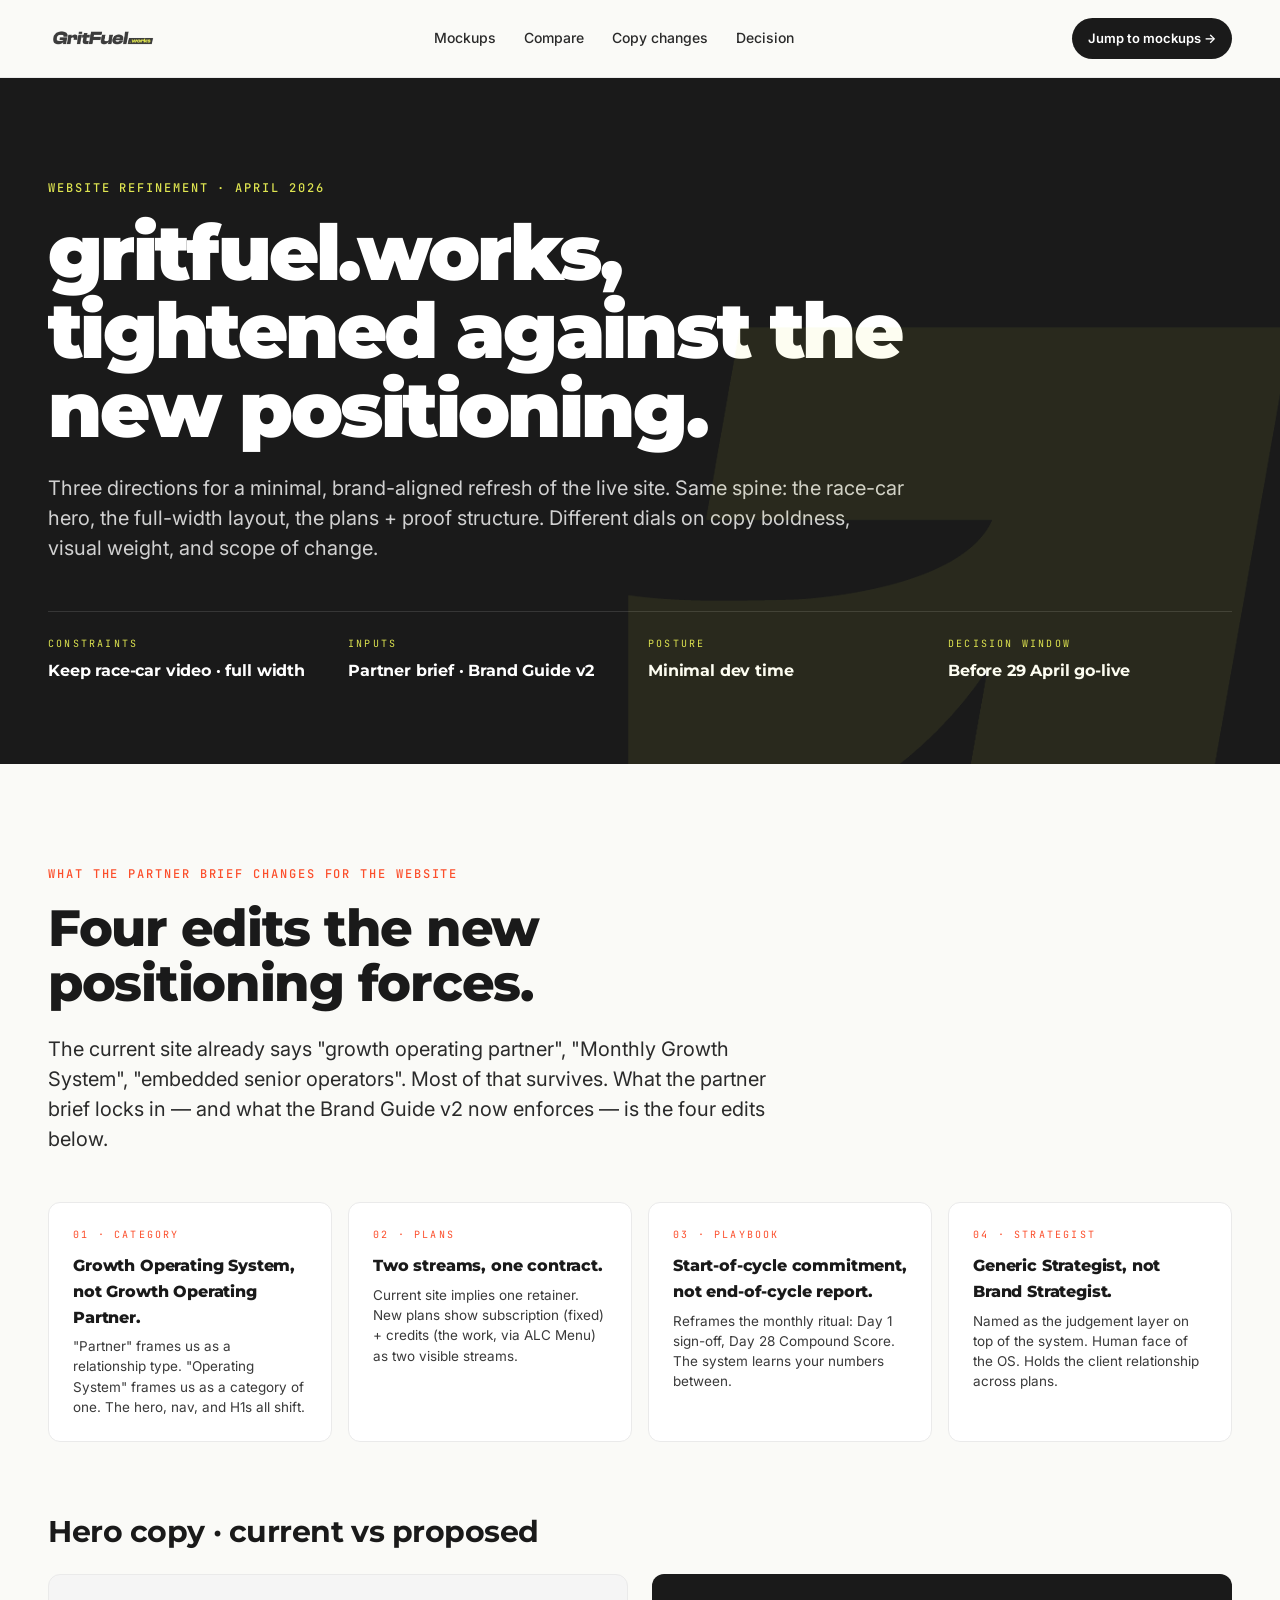
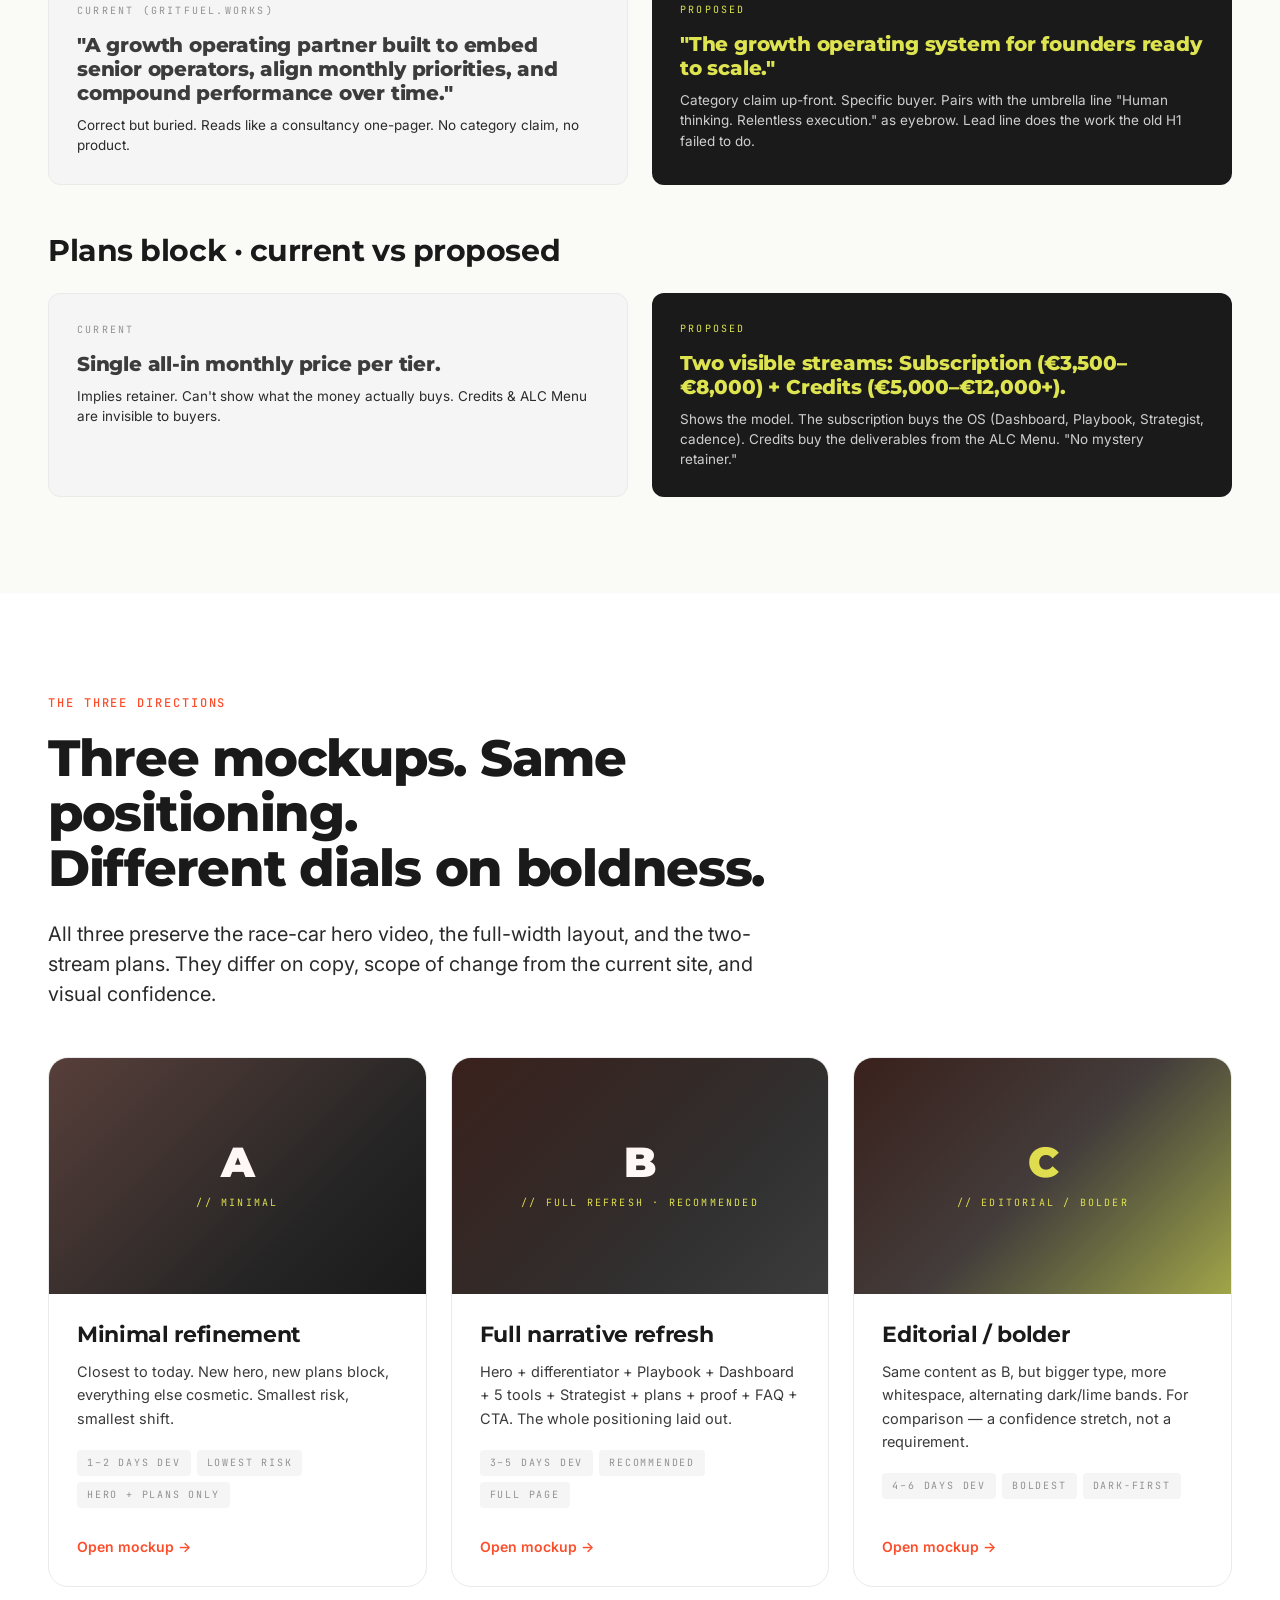
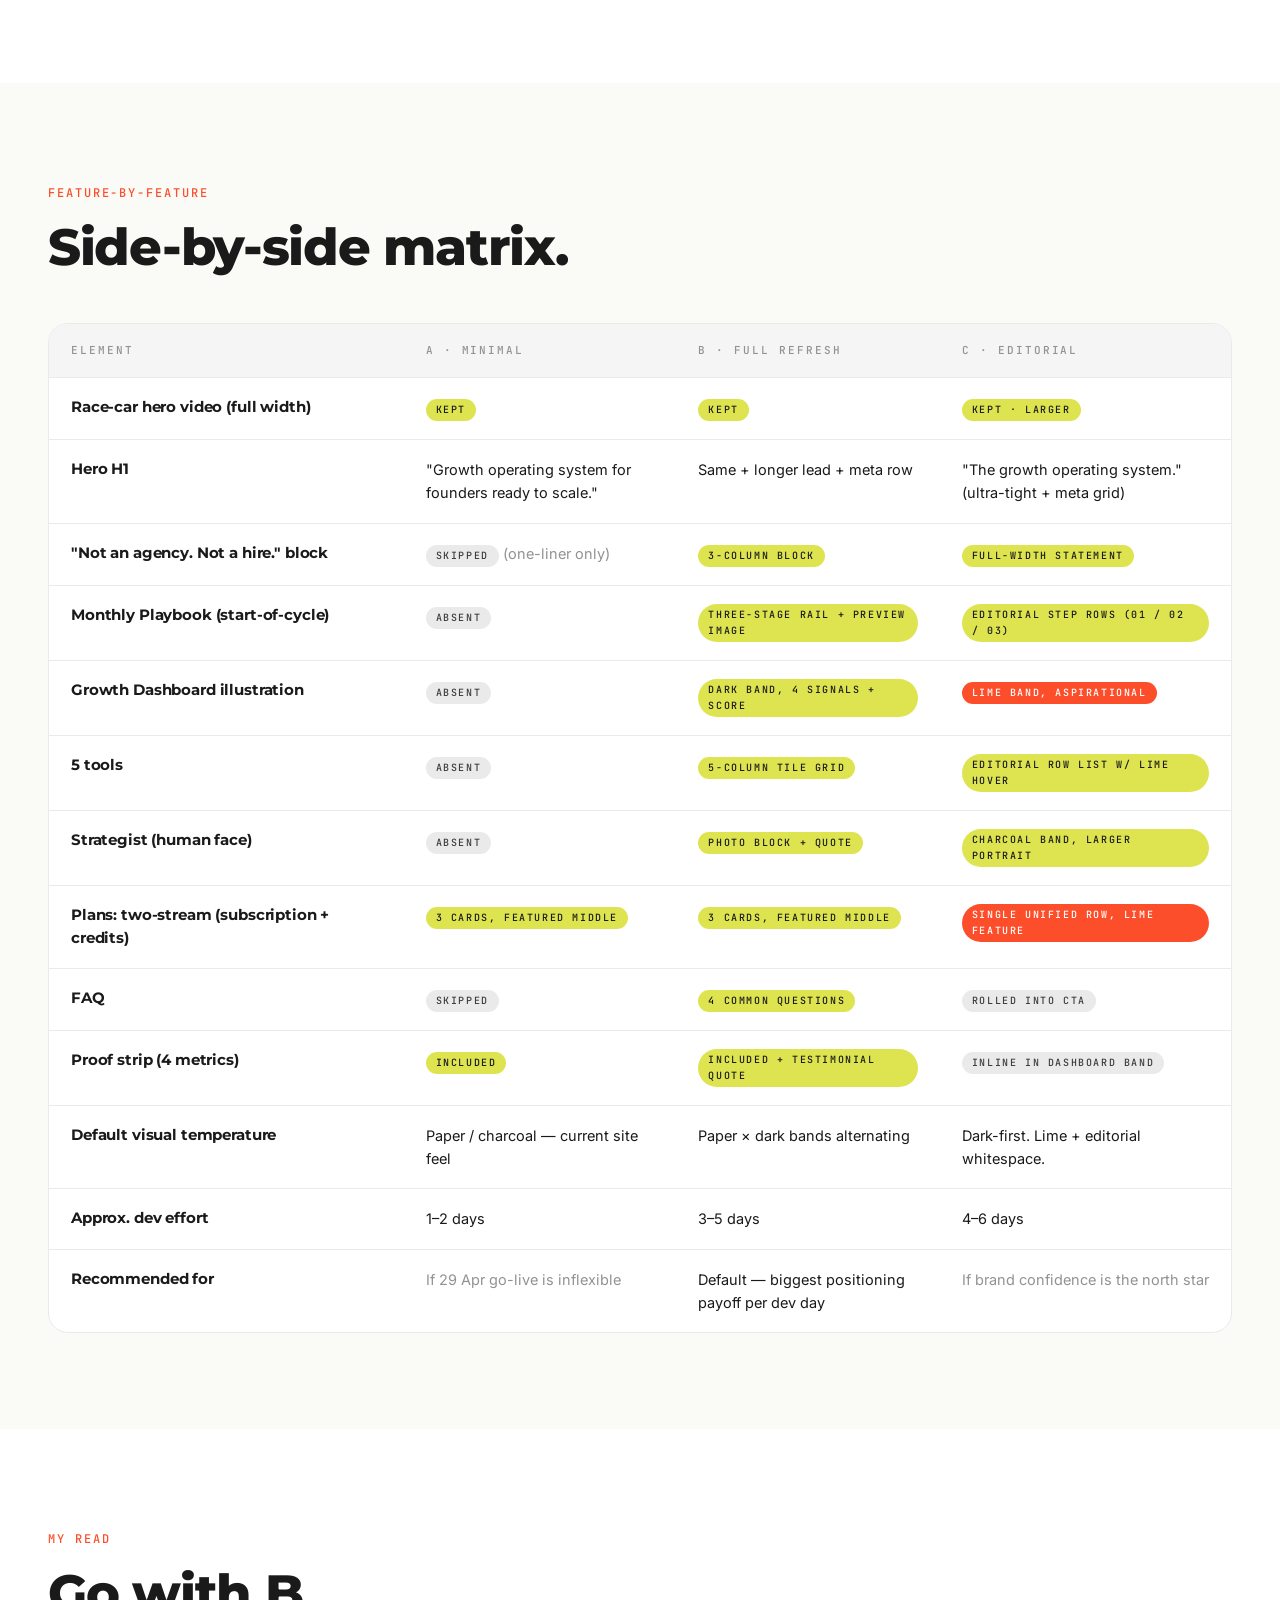
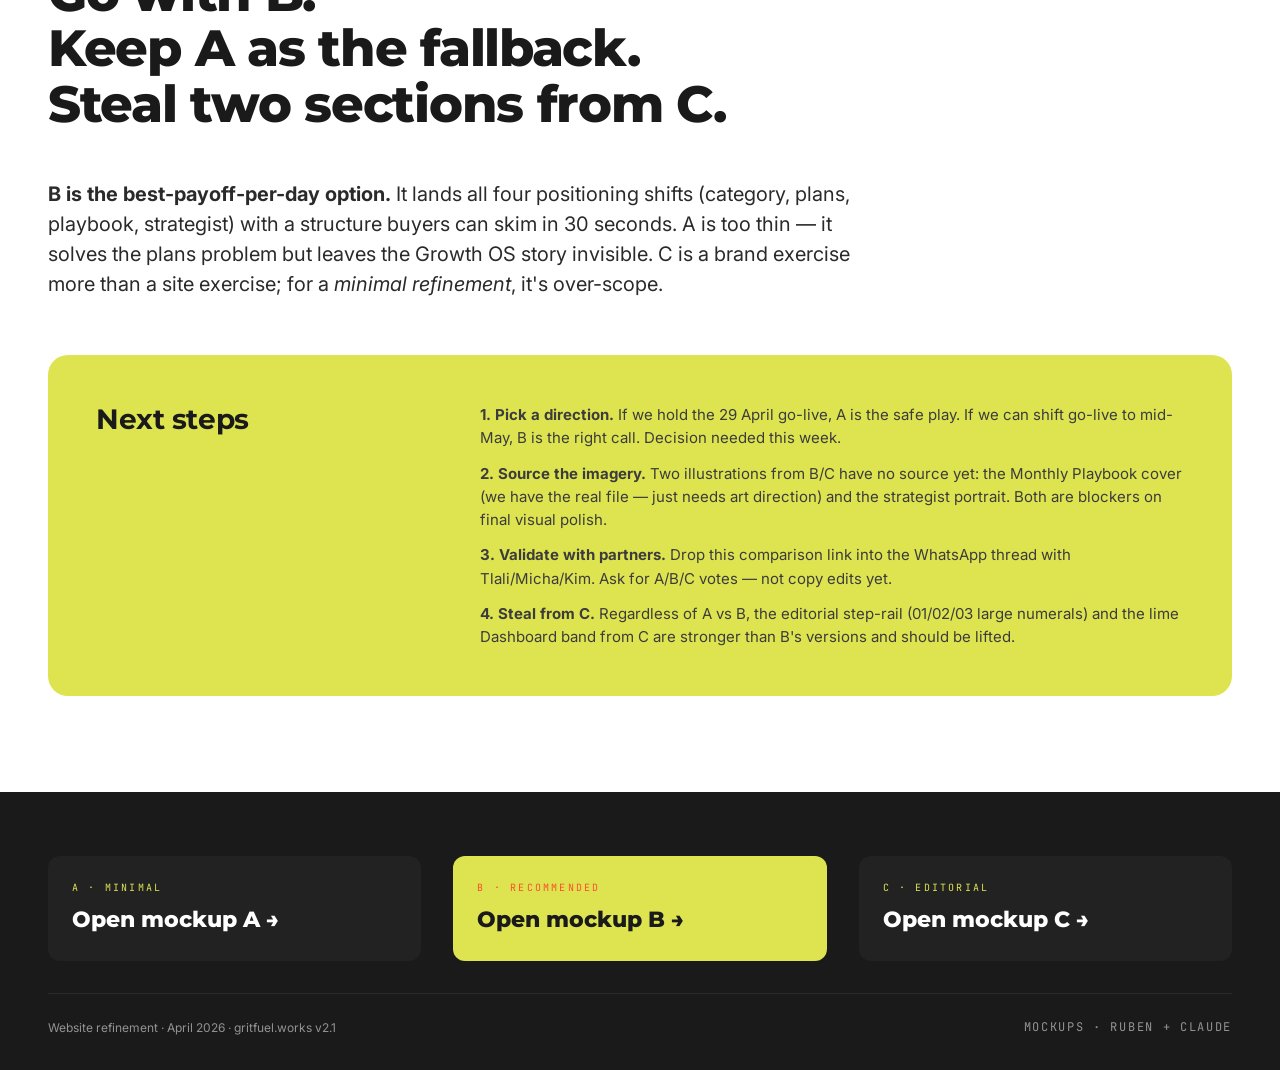
<file: index.html>
<!DOCTYPE html>
<html lang="en">
<head>
<meta charset="UTF-8">
<meta name="viewport" content="width=device-width, initial-scale=1.0">
<title>gritfuel.works refinement — mockup comparison</title>
<link rel="stylesheet" href="assets/shared.css">
<style>
  body { background: var(--paper); }

  .intro-hero {
    background: var(--ink); color: var(--white);
    padding: 96px 0 80px;
    position: relative; overflow: hidden;
  }
  .intro-hero::after {
    content: ''; position: absolute;
    right: -10%; bottom: -40%;
    width: 70%; aspect-ratio: 1;
    background: url('assets/arrow-lime.png') center/contain no-repeat;
    opacity: 0.08;
    pointer-events: none;
  }
  .intro-hero h1 { color: var(--white); max-width: 18ch; font-size: clamp(44px, 6vw, 84px); }
  .intro-hero .lead { color: rgba(255,255,255,0.8); max-width: 66ch; font-size: 20px; }
  .intro-hero .eyebrow { color: var(--lime); }

  .quick-meta {
    display: grid; grid-template-columns: repeat(4, 1fr); gap: 16px;
    margin-top: 48px; padding-top: 24px;
    border-top: 1px solid rgba(255,255,255,0.12);
  }
  @media (max-width: 900px) { .quick-meta { grid-template-columns: repeat(2, 1fr); } }
  .quick-meta .l { font-family: var(--f-mono); font-size: 10px; letter-spacing: 0.22em; text-transform: uppercase; color: var(--lime); }
  .quick-meta .v { font-family: var(--f-display); font-weight: 700; font-size: 16px; color: var(--white); margin-top: 6px; letter-spacing: -0.01em; }

  /* Comparison matrix */
  .matrix {
    background: var(--white);
    border: 1px solid var(--gray-200);
    border-radius: var(--radius-l);
    overflow: hidden;
    margin-top: 48px;
  }
  .matrix table { width: 100%; border-collapse: collapse; font-size: 14.5px; }
  .matrix th, .matrix td { text-align: left; padding: 18px 22px; border-bottom: 1px solid var(--gray-200); vertical-align: top; }
  .matrix th { background: var(--gray-100); font-family: var(--f-mono); font-size: 11px; font-weight: 500; letter-spacing: 0.18em; text-transform: uppercase; color: var(--gray); }
  .matrix td:first-child { font-family: var(--f-display); font-weight: 700; color: var(--ink); letter-spacing: -0.01em; }
  .matrix td.y { color: var(--ink); }
  .matrix td.dim { color: var(--gray); }
  .matrix tr:last-child td { border-bottom: none; }
  .matrix .pill { display: inline-block; padding: 3px 10px; border-radius: 999px; font-family: var(--f-mono); font-size: 10px; font-weight: 500; letter-spacing: 0.16em; text-transform: uppercase; }
  .matrix .pill.y { background: var(--lime); color: var(--ink); }
  .matrix .pill.o { background: var(--orange); color: var(--white); }
  .matrix .pill.g { background: var(--gray-200); color: var(--charcoal); }

  /* Decision block */
  .decision-block {
    background: var(--lime);
    color: var(--ink);
    padding: 48px;
    border-radius: var(--radius-l);
    margin-top: 56px;
    display: grid; grid-template-columns: 1fr 2fr; gap: 32px; align-items: start;
  }
  @media (max-width: 900px) { .decision-block { grid-template-columns: 1fr; } }
  .decision-block h3 { color: var(--ink); font-size: 28px; margin: 0; }
  .decision-block p { color: var(--charcoal); font-size: 15px; margin: 0 0 12px; line-height: 1.55; }

  /* What changes callouts */
  .changes-grid { display: grid; grid-template-columns: repeat(4, 1fr); gap: 16px; margin-top: 40px; }
  @media (max-width: 900px) { .changes-grid { grid-template-columns: 1fr 1fr; } }
  .change-card { background: var(--white); border: 1px solid var(--gray-200); border-radius: var(--radius-m); padding: 24px; }
  .change-card .tag { font-family: var(--f-mono); font-size: 10px; letter-spacing: 0.22em; text-transform: uppercase; color: var(--orange); margin-bottom: 10px; }
  .change-card h4 { font-family: var(--f-display); font-weight: 800; font-size: 16px; letter-spacing: -0.01em; color: var(--ink); text-transform: none; margin-bottom: 6px; }
  .change-card p { font-size: 13.5px; color: #3A3A3A; margin: 0; line-height: 1.5; }

  .before-after { display: grid; grid-template-columns: 1fr 1fr; gap: 24px; margin-top: 24px; }
  @media (max-width: 900px) { .before-after { grid-template-columns: 1fr; } }
  .ba-card { padding: 28px; border-radius: var(--radius-m); }
  .ba-card.before { background: var(--gray-100); border: 1px solid var(--gray-200); }
  .ba-card.after { background: var(--ink); color: var(--white); }
  .ba-card.after h4 { color: var(--lime); }
  .ba-card .ba-label { font-family: var(--f-mono); font-size: 10px; letter-spacing: 0.22em; text-transform: uppercase; margin-bottom: 14px; }
  .ba-card.before .ba-label { color: var(--gray); }
  .ba-card.after .ba-label { color: var(--lime); }
  .ba-card h4 { font-family: var(--f-display); font-weight: 800; font-size: 20px; letter-spacing: -0.01em; text-transform: none; line-height: 1.2; margin: 0 0 10px; }
  .ba-card.before h4 { color: var(--charcoal); }
  .ba-card p { font-size: 13.5px; margin: 0; line-height: 1.5; }
  .ba-card.before p { color: #2A2A2A; }
  .ba-card.after p { color: #CFCFCF; }

</style>
</head>
<body>

<header class="topbar">
  <div class="topbar-inner">
    <a href="#" class="logo"><img src="assets/logo-charcoal.png" alt="GritFuel"></a>
    <nav>
      <a href="#mockups">Mockups</a>
      <a href="#compare">Compare</a>
      <a href="#copy">Copy changes</a>
      <a href="#decision">Decision</a>
    </nav>
    <a href="#mockups" class="cta">Jump to mockups →</a>
  </div>
</header>

<!-- Intro hero ==================================================== -->
<section class="intro-hero">
  <div class="container">
    <span class="eyebrow">Website refinement · April 2026</span>
    <h1>gritfuel.works, tightened against the new positioning.</h1>
    <p class="lead">Three directions for a minimal, brand-aligned refresh of the live site. Same spine: the race-car hero, the full-width layout, the plans + proof structure. Different dials on copy boldness, visual weight, and scope of change.</p>

    <div class="quick-meta">
      <div><div class="l">Constraints</div><div class="v">Keep race-car video · full width</div></div>
      <div><div class="l">Inputs</div><div class="v">Partner brief · Brand Guide v2</div></div>
      <div><div class="l">Posture</div><div class="v">Minimal dev time</div></div>
      <div><div class="l">Decision window</div><div class="v">Before 29 April go-live</div></div>
    </div>
  </div>
</section>

<!-- WHAT'S NEW SINCE CURRENT ==================================== -->
<section class="band paper" id="copy">
  <div class="container">
    <div class="section-head">
      <span class="eyebrow">What the partner brief changes for the website</span>
      <h2>Four edits the new positioning forces.</h2>
      <p class="lead" style="max-width: 62ch;">The current site already says "growth operating partner", "Monthly Growth System", "embedded senior operators". Most of that survives. What the partner brief locks in — and what the Brand Guide v2 now enforces — is the four edits below.</p>
    </div>

    <div class="changes-grid">
      <div class="change-card">
        <div class="tag">01 · Category</div>
        <h4>Growth Operating System, not Growth Operating Partner.</h4>
        <p>"Partner" frames us as a relationship type. "Operating System" frames us as a category of one. The hero, nav, and H1s all shift.</p>
      </div>
      <div class="change-card">
        <div class="tag">02 · Plans</div>
        <h4>Two streams, one contract.</h4>
        <p>Current site implies one retainer. New plans show subscription (fixed) + credits (the work, via ALC Menu) as two visible streams.</p>
      </div>
      <div class="change-card">
        <div class="tag">03 · Playbook</div>
        <h4>Start-of-cycle commitment, not end-of-cycle report.</h4>
        <p>Reframes the monthly ritual: Day 1 sign-off, Day 28 Compound Score. The system learns your numbers between.</p>
      </div>
      <div class="change-card">
        <div class="tag">04 · Strategist</div>
        <h4>Generic Strategist, not Brand Strategist.</h4>
        <p>Named as the judgement layer on top of the system. Human face of the OS. Holds the client relationship across plans.</p>
      </div>
    </div>

    <!-- Before / after copy -->
    <h3 style="margin-top: 72px;">Hero copy · current vs proposed</h3>
    <div class="before-after">
      <div class="ba-card before">
        <div class="ba-label">Current (gritfuel.works)</div>
        <h4>"A growth operating partner built to embed senior operators, align monthly priorities, and compound performance over time."</h4>
        <p>Correct but buried. Reads like a consultancy one-pager. No category claim, no product.</p>
      </div>
      <div class="ba-card after">
        <div class="ba-label">Proposed</div>
        <h4>"The growth operating system for founders ready to scale."</h4>
        <p>Category claim up-front. Specific buyer. Pairs with the umbrella line "Human thinking. Relentless execution." as eyebrow. Lead line does the work the old H1 failed to do.</p>
      </div>
    </div>

    <h3 style="margin-top: 48px;">Plans block · current vs proposed</h3>
    <div class="before-after">
      <div class="ba-card before">
        <div class="ba-label">Current</div>
        <h4>Single all-in monthly price per tier.</h4>
        <p>Implies retainer. Can't show what the money actually buys. Credits &amp; ALC Menu are invisible to buyers.</p>
      </div>
      <div class="ba-card after">
        <div class="ba-label">Proposed</div>
        <h4>Two visible streams: Subscription (€3,500–€8,000) + Credits (€5,000–€12,000+).</h4>
        <p>Shows the model. The subscription buys the OS (Dashboard, Playbook, Strategist, cadence). Credits buy the deliverables from the ALC Menu. "No mystery retainer."</p>
      </div>
    </div>
  </div>
</section>

<!-- MOCKUPS CARDS ================================================ -->
<section class="band white" id="mockups">
  <div class="container">
    <div class="section-head">
      <span class="eyebrow">The three directions</span>
      <h2>Three mockups. Same positioning.<br>Different dials on boldness.</h2>
      <p class="lead" style="max-width: 62ch;">All three preserve the race-car hero video, the full-width layout, and the two-stream plans. They differ on copy, scope of change from the current site, and visual confidence.</p>
    </div>

    <div class="mock-grid">
      <a href="mockups/a-minimal/index.html" class="mock-card" target="_blank">
        <div class="thumb" style="background: linear-gradient(135deg, #3C3C3C 0%, #1A1A1A 100%);">
          <div class="thumb-title">A</div>
          <div class="thumb-subtitle">// minimal</div>
        </div>
        <div class="body">
          <h3>Minimal refinement</h3>
          <p>Closest to today. New hero, new plans block, everything else cosmetic. Smallest risk, smallest shift.</p>
          <div class="tags">
            <span class="tag">1–2 days dev</span>
            <span class="tag">Lowest risk</span>
            <span class="tag">Hero + plans only</span>
          </div>
          <span class="open">Open mockup →</span>
        </div>
      </a>

      <a href="mockups/b-full/index.html" class="mock-card" target="_blank">
        <div class="thumb" style="background: linear-gradient(135deg, #1A1A1A 0%, #2a2a2a 50%, #3C3C3C 100%);">
          <div class="thumb-title">B</div>
          <div class="thumb-subtitle">// full refresh &middot; recommended</div>
        </div>
        <div class="body">
          <h3>Full narrative refresh</h3>
          <p>Hero + differentiator + Playbook + Dashboard + 5 tools + Strategist + plans + proof + FAQ + CTA. The whole positioning laid out.</p>
          <div class="tags">
            <span class="tag">3–5 days dev</span>
            <span class="tag">Recommended</span>
            <span class="tag">Full page</span>
          </div>
          <span class="open">Open mockup →</span>
        </div>
      </a>

      <a href="mockups/c-editorial/index.html" class="mock-card" target="_blank">
        <div class="thumb" style="background: linear-gradient(135deg, #1A1A1A 0%, #3C3C3C 50%, #DEE450 130%);">
          <div class="thumb-title" style="color: var(--lime);">C</div>
          <div class="thumb-subtitle">// editorial / bolder</div>
        </div>
        <div class="body">
          <h3>Editorial / bolder</h3>
          <p>Same content as B, but bigger type, more whitespace, alternating dark/lime bands. For comparison — a confidence stretch, not a requirement.</p>
          <div class="tags">
            <span class="tag">4–6 days dev</span>
            <span class="tag">Boldest</span>
            <span class="tag">Dark-first</span>
          </div>
          <span class="open">Open mockup →</span>
        </div>
      </a>
    </div>
  </div>
</section>

<!-- COMPARE MATRIX ================================================ -->
<section class="band paper" id="compare">
  <div class="container">
    <div class="section-head">
      <span class="eyebrow">Feature-by-feature</span>
      <h2>Side-by-side matrix.</h2>
    </div>
    <div class="matrix">
      <table>
        <thead>
          <tr>
            <th style="width: 30%;">Element</th>
            <th>A · Minimal</th>
            <th>B · Full refresh</th>
            <th>C · Editorial</th>
          </tr>
        </thead>
        <tbody>
          <tr>
            <td>Race-car hero video (full width)</td>
            <td class="y"><span class="pill y">Kept</span></td>
            <td class="y"><span class="pill y">Kept</span></td>
            <td class="y"><span class="pill y">Kept · larger</span></td>
          </tr>
          <tr>
            <td>Hero H1</td>
            <td>"Growth operating system for founders ready to scale."</td>
            <td>Same + longer lead + meta row</td>
            <td>"The growth operating system." (ultra-tight + meta grid)</td>
          </tr>
          <tr>
            <td>"Not an agency. Not a hire." block</td>
            <td class="dim"><span class="pill g">Skipped</span> (one-liner only)</td>
            <td class="y"><span class="pill y">3-column block</span></td>
            <td class="y"><span class="pill y">Full-width statement</span></td>
          </tr>
          <tr>
            <td>Monthly Playbook (start-of-cycle)</td>
            <td class="dim"><span class="pill g">Absent</span></td>
            <td class="y"><span class="pill y">Three-stage rail + preview image</span></td>
            <td class="y"><span class="pill y">Editorial step rows (01 / 02 / 03)</span></td>
          </tr>
          <tr>
            <td>Growth Dashboard illustration</td>
            <td class="dim"><span class="pill g">Absent</span></td>
            <td class="y"><span class="pill y">Dark band, 4 signals + score</span></td>
            <td class="y"><span class="pill o">Lime band, aspirational</span></td>
          </tr>
          <tr>
            <td>5 tools</td>
            <td class="dim"><span class="pill g">Absent</span></td>
            <td class="y"><span class="pill y">5-column tile grid</span></td>
            <td class="y"><span class="pill y">Editorial row list w/ lime hover</span></td>
          </tr>
          <tr>
            <td>Strategist (human face)</td>
            <td class="dim"><span class="pill g">Absent</span></td>
            <td class="y"><span class="pill y">Photo block + quote</span></td>
            <td class="y"><span class="pill y">Charcoal band, larger portrait</span></td>
          </tr>
          <tr>
            <td>Plans: two-stream (subscription + credits)</td>
            <td class="y"><span class="pill y">3 cards, featured middle</span></td>
            <td class="y"><span class="pill y">3 cards, featured middle</span></td>
            <td class="y"><span class="pill o">Single unified row, lime feature</span></td>
          </tr>
          <tr>
            <td>FAQ</td>
            <td class="dim"><span class="pill g">Skipped</span></td>
            <td class="y"><span class="pill y">4 common questions</span></td>
            <td class="dim"><span class="pill g">Rolled into CTA</span></td>
          </tr>
          <tr>
            <td>Proof strip (4 metrics)</td>
            <td class="y"><span class="pill y">Included</span></td>
            <td class="y"><span class="pill y">Included + testimonial quote</span></td>
            <td class="dim"><span class="pill g">Inline in Dashboard band</span></td>
          </tr>
          <tr>
            <td>Default visual temperature</td>
            <td>Paper / charcoal — current site feel</td>
            <td>Paper &times; dark bands alternating</td>
            <td>Dark-first. Lime + editorial whitespace.</td>
          </tr>
          <tr>
            <td>Approx. dev effort</td>
            <td>1–2 days</td>
            <td>3–5 days</td>
            <td>4–6 days</td>
          </tr>
          <tr>
            <td>Recommended for</td>
            <td class="dim">If 29 Apr go-live is inflexible</td>
            <td class="y">Default — biggest positioning payoff per dev day</td>
            <td class="dim">If brand confidence is the north star</td>
          </tr>
        </tbody>
      </table>
    </div>
  </div>
</section>

<!-- RECOMMENDATION ================================================ -->
<section class="band white" id="decision">
  <div class="container">
    <div class="section-head">
      <span class="eyebrow">My read</span>
      <h2>Go with B.<br>Keep A as the fallback.<br>Steal two sections from C.</h2>
    </div>
    <p class="lead" style="max-width: 64ch;"><strong>B is the best-payoff-per-day option.</strong> It lands all four positioning shifts (category, plans, playbook, strategist) with a structure buyers can skim in 30 seconds. A is too thin — it solves the plans problem but leaves the Growth OS story invisible. C is a brand exercise more than a site exercise; for a <em>minimal refinement</em>, it's over-scope.</p>

    <div class="decision-block">
      <div>
        <h3>Next steps</h3>
      </div>
      <div>
        <p><strong>1. Pick a direction.</strong> If we hold the 29 April go-live, A is the safe play. If we can shift go-live to mid-May, B is the right call. Decision needed this week.</p>
        <p><strong>2. Source the imagery.</strong> Two illustrations from B/C have no source yet: the Monthly Playbook cover (we have the real file — just needs art direction) and the strategist portrait. Both are blockers on final visual polish.</p>
        <p><strong>3. Validate with partners.</strong> Drop this comparison link into the WhatsApp thread with Tlali/Micha/Kim. Ask for A/B/C votes — not copy edits yet.</p>
        <p style="margin-bottom: 0;"><strong>4. Steal from C.</strong> Regardless of A vs B, the editorial step-rail (01/02/03 large numerals) and the lime Dashboard band from C are stronger than B's versions and should be lifted.</p>
      </div>
    </div>
  </div>
</section>

<!-- OPEN MOCKUPS FOOTER ======================================== -->
<footer class="site-footer" style="padding: 64px 0 32px;">
  <div class="container">
    <div style="display: grid; grid-template-columns: 1fr 1fr 1fr; gap: 32px; padding-bottom: 32px; border-bottom: 1px solid #2A2A2A;">
      <a href="mockups/a-minimal/index.html" target="_blank" style="display: block; padding: 24px; background: #222; border-radius: 12px; color: var(--white);">
        <div style="font-family: var(--f-mono); font-size: 10px; letter-spacing: 0.22em; color: var(--lime); text-transform: uppercase;">A · Minimal</div>
        <div style="font-family: var(--f-display); font-weight: 800; font-size: 22px; margin-top: 6px; color: var(--white);">Open mockup A →</div>
      </a>
      <a href="mockups/b-full/index.html" target="_blank" style="display: block; padding: 24px; background: var(--lime); border-radius: 12px; color: var(--ink);">
        <div style="font-family: var(--f-mono); font-size: 10px; letter-spacing: 0.22em; color: var(--orange); text-transform: uppercase;">B · Recommended</div>
        <div style="font-family: var(--f-display); font-weight: 800; font-size: 22px; margin-top: 6px; color: var(--ink);">Open mockup B →</div>
      </a>
      <a href="mockups/c-editorial/index.html" target="_blank" style="display: block; padding: 24px; background: #222; border-radius: 12px; color: var(--white);">
        <div style="font-family: var(--f-mono); font-size: 10px; letter-spacing: 0.22em; color: var(--lime); text-transform: uppercase;">C · Editorial</div>
        <div style="font-family: var(--f-display); font-weight: 800; font-size: 22px; margin-top: 6px; color: var(--white);">Open mockup C →</div>
      </a>
    </div>
    <div class="footer-bottom" style="margin-top: 24px;">
      <span>Website refinement · April 2026 · gritfuel.works v2.1</span>
      <span style="font-family: var(--f-mono); letter-spacing: 0.14em; text-transform: uppercase;">Mockups · Ruben + Claude</span>
    </div>
  </div>
</footer>

</body>
</html>
</file>
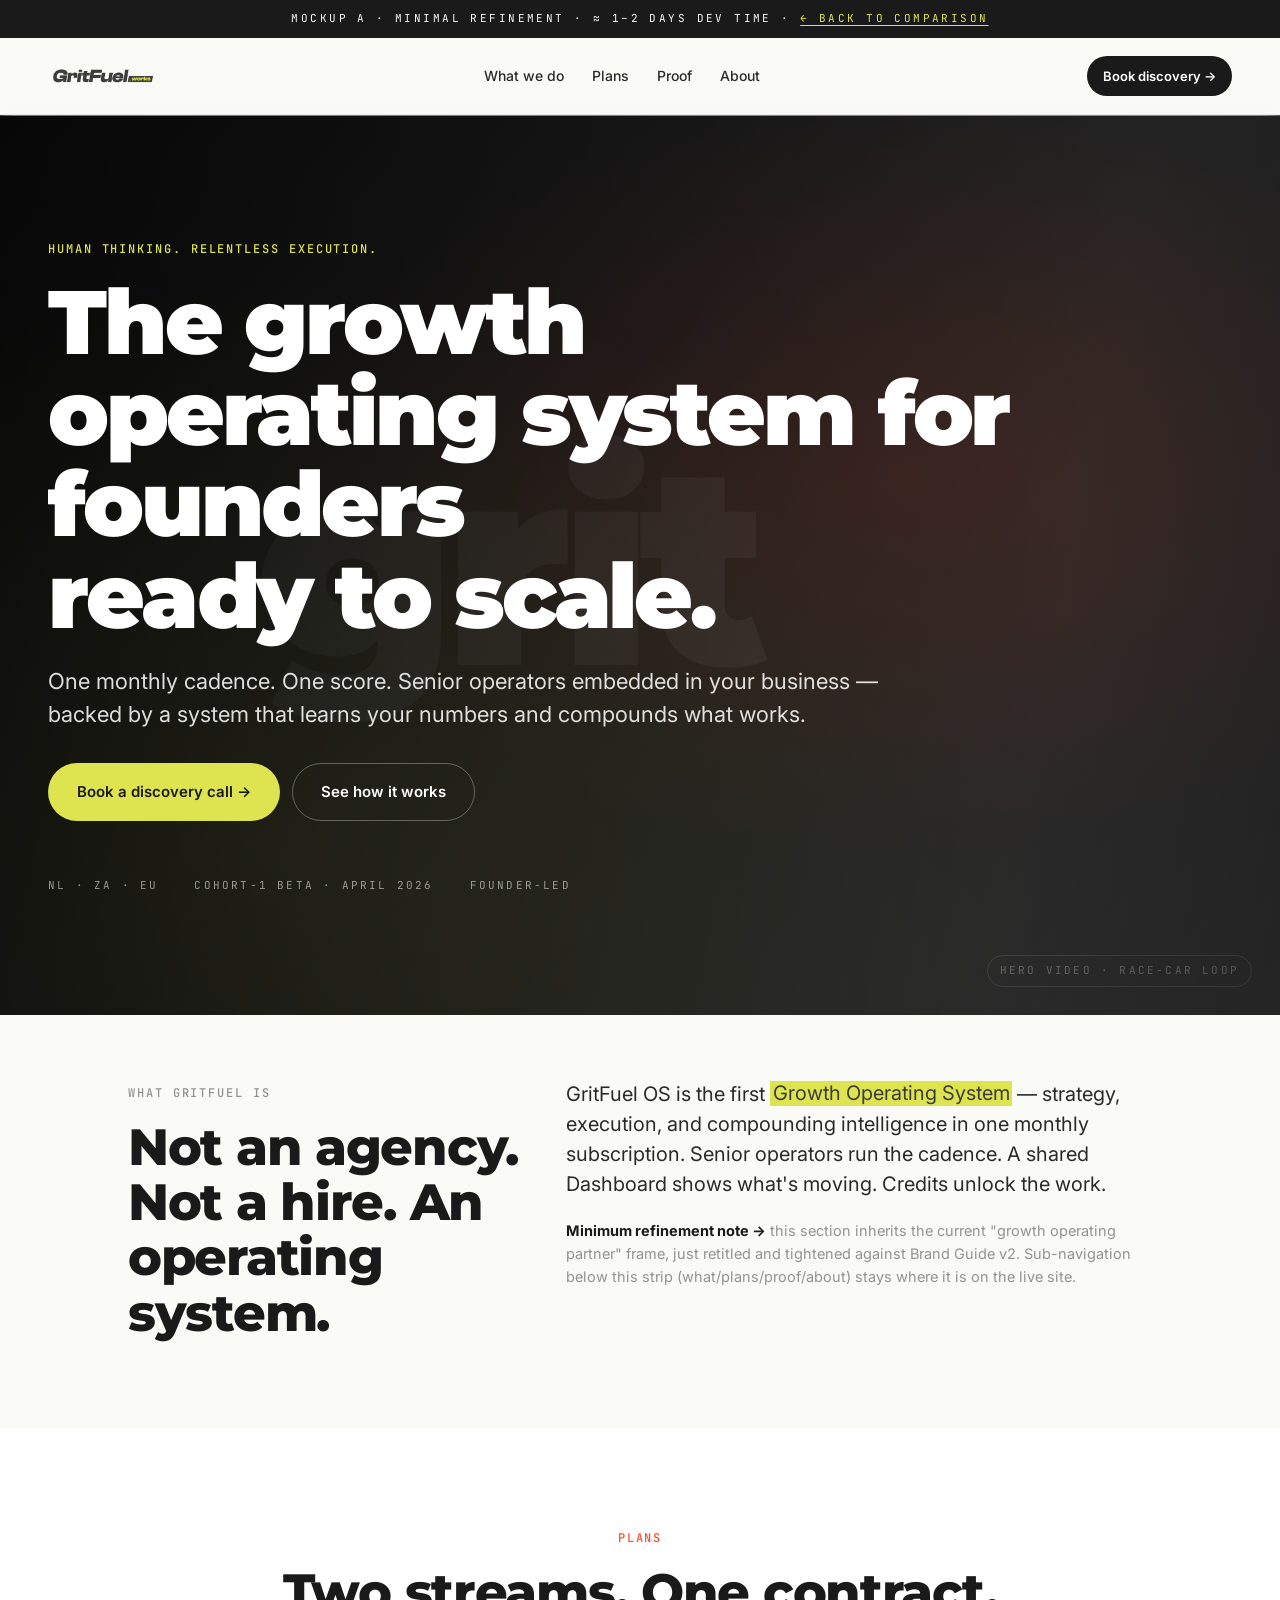
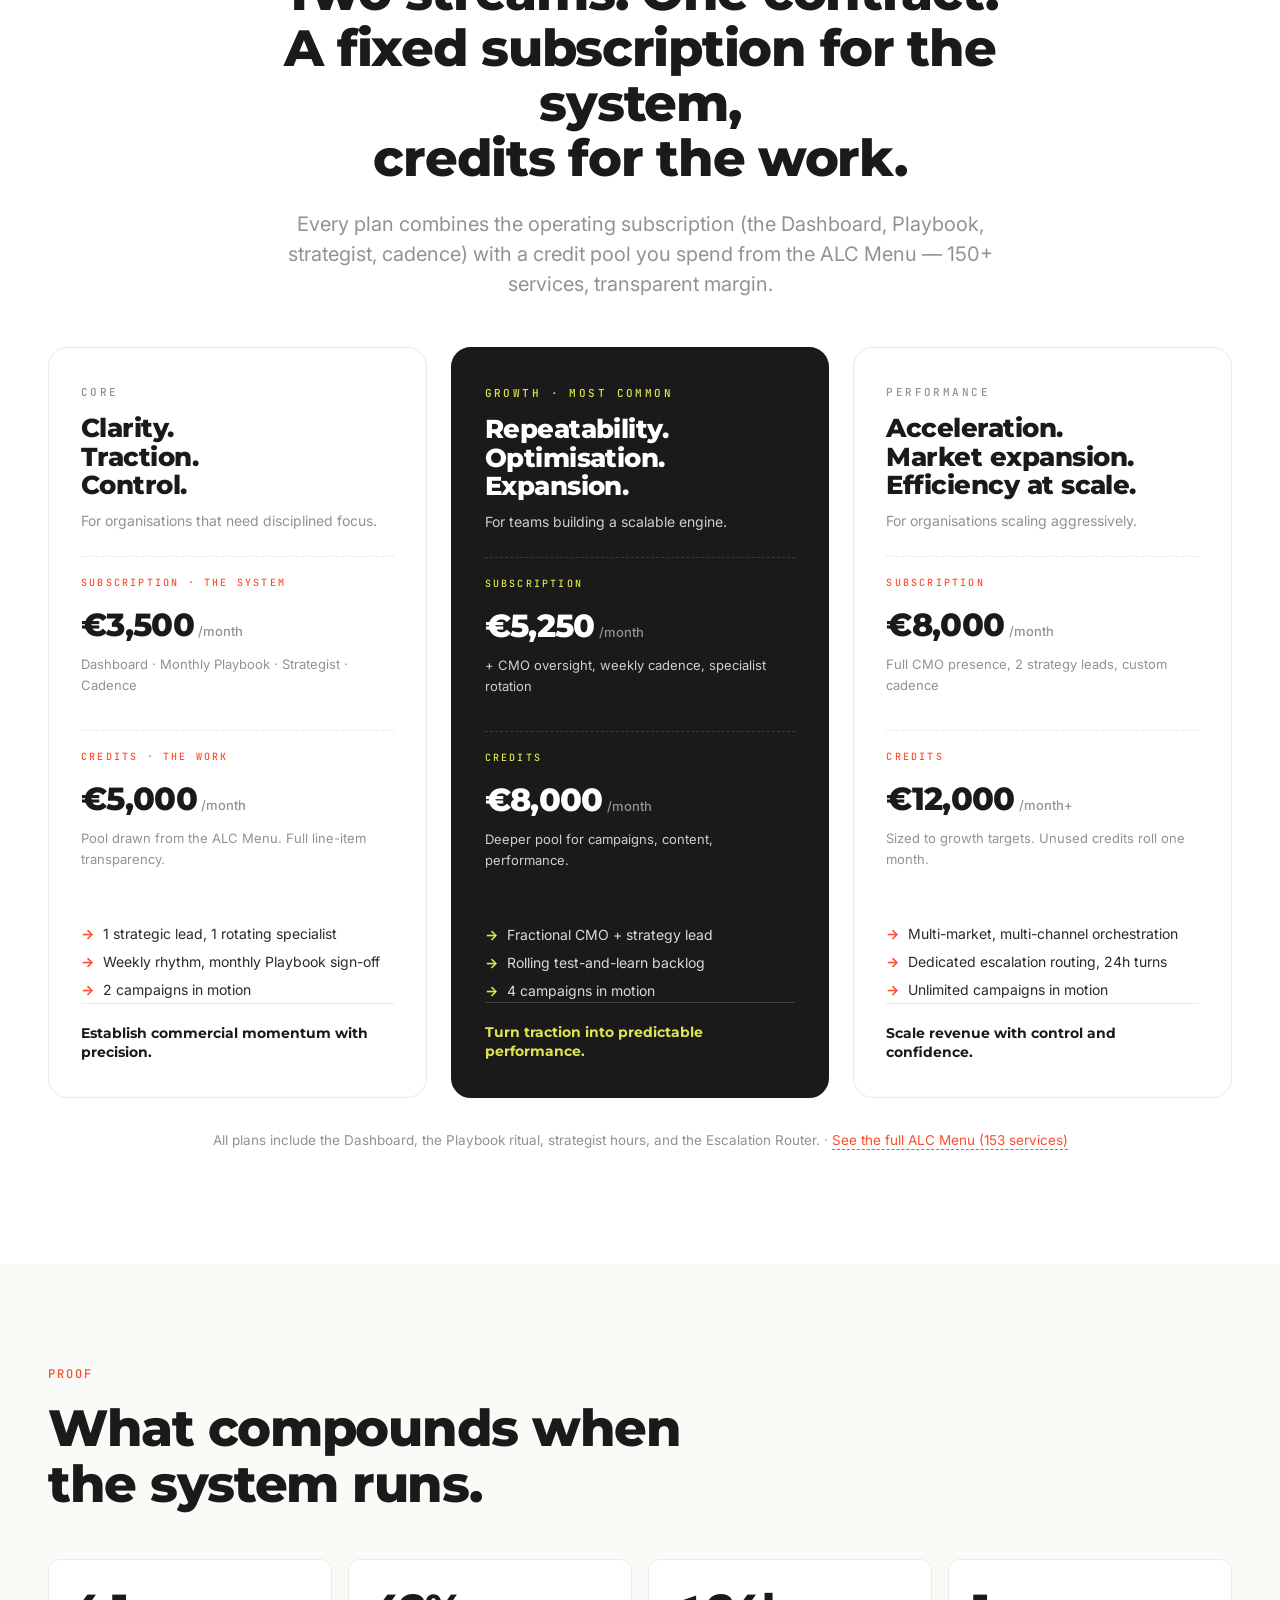
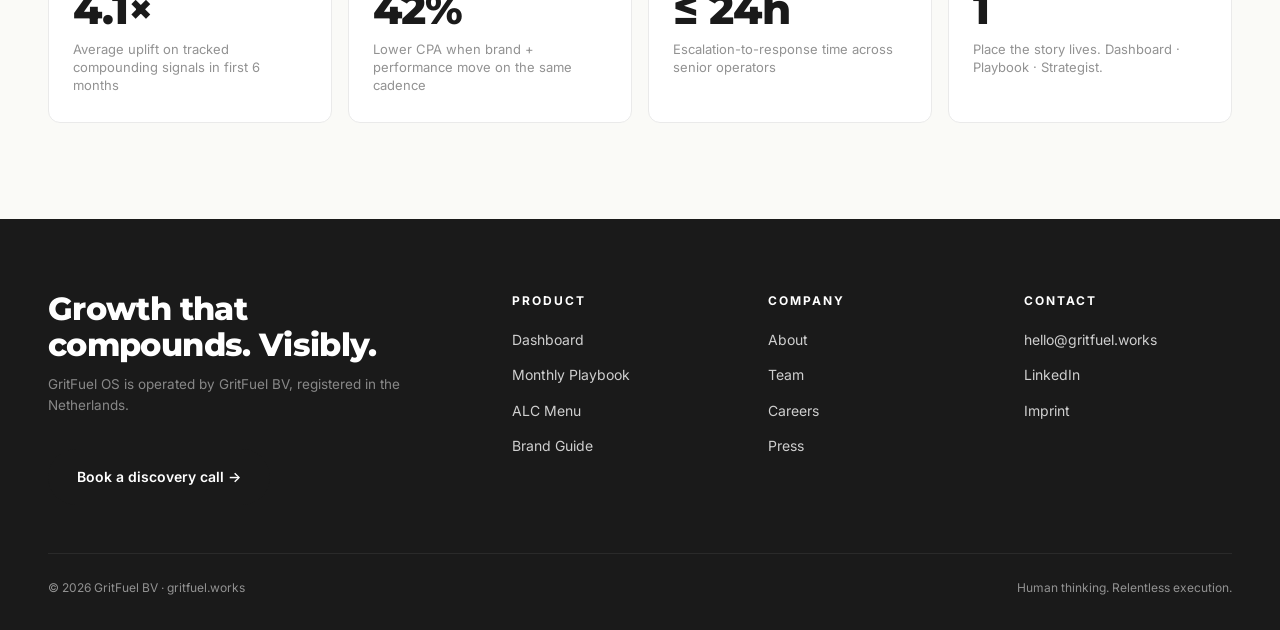
<file: mockups/a-minimal/index.html>
<!DOCTYPE html>
<html lang="en">
<head>
<meta charset="UTF-8">
<meta name="viewport" content="width=device-width, initial-scale=1.0">
<title>Mockup A · Minimal refinement — GritFuel</title>
<link rel="stylesheet" href="../../assets/shared.css">
<style>
  .micro-bar { background: var(--ink); color: var(--paper); font-family: var(--f-mono); font-size: 11px; letter-spacing: 0.22em; text-transform: uppercase; padding: 10px 24px; text-align: center; }
  .micro-bar a { color: var(--lime); text-decoration: underline; text-underline-offset: 3px; }
</style>
</head>
<body>

<!-- Dev-note bar (visible on mock) -->
<div class="micro-bar">
  Mockup A · Minimal refinement · ≈ 1–2 days dev time ·
  <a href="../../index.html">← back to comparison</a>
</div>

<!-- TOPBAR ============================================================ -->
<header class="topbar">
  <div class="topbar-inner">
    <a href="#" class="logo">
      <img src="../../assets/logo-charcoal.png" alt="GritFuel">
    </a>
    <nav>
      <a href="#what">What we do</a>
      <a href="#plans">Plans</a>
      <a href="#proof">Proof</a>
      <a href="#about">About</a>
    </nav>
    <a href="#contact" class="cta">Book discovery →</a>
  </div>
</header>

<!-- HERO (race-car video, full-width) ================================ -->
<section class="hero-wrap">
  <div class="hero-video">
    <div class="placeholder-car">grit</div>
  </div>
  <div class="hero-scrim"></div>
  <div class="hero-inner">
    <span class="eyebrow">Human thinking. Relentless execution.</span>
    <h1>The growth operating&nbsp;system for founders ready&nbsp;to&nbsp;scale.</h1>
    <p class="lead">One monthly cadence. One score. Senior operators embedded in your business — backed by a system that learns your numbers and compounds what works.</p>
    <div style="display: flex; gap: 12px; margin-top: 32px; flex-wrap: wrap;">
      <a href="#contact" class="btn primary">Book a discovery call →</a>
      <a href="#what" class="btn ghost">See how it works</a>
    </div>
    <div style="margin-top: 56px; display: flex; gap: 36px; flex-wrap: wrap; font-family: var(--f-mono); font-size: 11px; color: rgba(255,255,255,0.55); letter-spacing: 0.2em; text-transform: uppercase;">
      <span>NL · ZA · EU</span>
      <span>Cohort-1 beta · April 2026</span>
      <span>Founder-led</span>
    </div>
  </div>
</section>

<!-- MICRO "what this is" STRIP (preserves existing tone) ============= -->
<section class="band tight paper" id="what">
  <div class="container n">
    <div style="display: grid; grid-template-columns: 1fr 1.5fr; gap: 48px; align-items: start;">
      <div>
        <span class="eyebrow">What GritFuel is</span>
        <h2>Not an agency. Not a hire. An operating system.</h2>
      </div>
      <div>
        <p class="lead">GritFuel OS is the first <span class="accent-lime">Growth Operating System</span> — strategy, execution, and compounding intelligence in one monthly subscription. Senior operators run the cadence. A shared Dashboard shows what's moving. Credits unlock the work.</p>
        <p style="color: var(--gray); font-size: 14.5px; margin-top: 20px;"><strong style="color: var(--ink);">Minimum refinement note →</strong> this section inherits the current "growth operating partner" frame, just retitled and tightened against Brand Guide v2. Sub-navigation below this strip (what/plans/proof/about) stays where it is on the live site.</p>
      </div>
    </div>
  </div>
</section>

<!-- PLANS: NEW TWO-STREAM STRUCTURE ================================== -->
<section class="band white" id="plans">
  <div class="container">
    <div class="section-head" style="margin: 0 auto var(--s-7); text-align: center;">
      <span class="eyebrow">Plans</span>
      <h2>Two streams. One contract.<br>A fixed subscription for the system,<br>credits for the work.</h2>
      <p class="lead" style="color: var(--gray); max-width: 58ch; margin: 16px auto 0;">Every plan combines the operating subscription (the Dashboard, Playbook, strategist, cadence) with a credit pool you spend from the ALC Menu — 150+ services, transparent margin.</p>
    </div>

    <div class="plan-grid">
      <!-- Core -->
      <div class="plan">
        <span class="plan-name">Core</span>
        <h3 class="plan-headline">Clarity.<br>Traction.<br>Control.</h3>
        <p class="plan-sub">For organisations that need disciplined focus.</p>

        <div class="stream">
          <span class="stream-label">Subscription · the system</span>
          <div class="plan-price">€3,500<span class="unit">/month</span></div>
          <p class="plan-price-desc">Dashboard · Monthly Playbook · Strategist · Cadence</p>
        </div>
        <div class="stream">
          <span class="stream-label">Credits · the work</span>
          <div class="plan-price">€5,000<span class="unit">/month</span></div>
          <p class="plan-price-desc">Pool drawn from the ALC Menu. Full line-item transparency.</p>
        </div>
        <ul>
          <li>1 strategic lead, 1 rotating specialist</li>
          <li>Weekly rhythm, monthly Playbook sign-off</li>
          <li>2 campaigns in motion</li>
        </ul>
        <div class="plan-tagline">Establish commercial momentum with precision.</div>
      </div>

      <!-- Growth (featured) -->
      <div class="plan featured">
        <span class="plan-name">Growth · most common</span>
        <h3 class="plan-headline">Repeatability.<br>Optimisation.<br>Expansion.</h3>
        <p class="plan-sub">For teams building a scalable engine.</p>

        <div class="stream">
          <span class="stream-label">Subscription</span>
          <div class="plan-price">€5,250<span class="unit">/month</span></div>
          <p class="plan-price-desc">+ CMO oversight, weekly cadence, specialist rotation</p>
        </div>
        <div class="stream">
          <span class="stream-label">Credits</span>
          <div class="plan-price">€8,000<span class="unit">/month</span></div>
          <p class="plan-price-desc">Deeper pool for campaigns, content, performance.</p>
        </div>
        <ul>
          <li>Fractional CMO + strategy lead</li>
          <li>Rolling test-and-learn backlog</li>
          <li>4 campaigns in motion</li>
        </ul>
        <div class="plan-tagline">Turn traction into predictable performance.</div>
      </div>

      <!-- Performance -->
      <div class="plan">
        <span class="plan-name">Performance</span>
        <h3 class="plan-headline">Acceleration.<br>Market expansion.<br>Efficiency at scale.</h3>
        <p class="plan-sub">For organisations scaling aggressively.</p>

        <div class="stream">
          <span class="stream-label">Subscription</span>
          <div class="plan-price">€8,000<span class="unit">/month</span></div>
          <p class="plan-price-desc">Full CMO presence, 2 strategy leads, custom cadence</p>
        </div>
        <div class="stream">
          <span class="stream-label">Credits</span>
          <div class="plan-price">€12,000<span class="unit">/month+</span></div>
          <p class="plan-price-desc">Sized to growth targets. Unused credits roll one month.</p>
        </div>
        <ul>
          <li>Multi-market, multi-channel orchestration</li>
          <li>Dedicated escalation routing, 24h turns</li>
          <li>Unlimited campaigns in motion</li>
        </ul>
        <div class="plan-tagline">Scale revenue with control and confidence.</div>
      </div>
    </div>

    <p style="margin-top: 32px; text-align: center; color: var(--gray); font-size: 13.5px;">
      All plans include the Dashboard, the Playbook ritual, strategist hours, and the Escalation Router.
      · <a href="#" style="color: var(--orange); border-bottom: 1px dashed; padding-bottom: 1px;">See the full ALC Menu (153 services)</a>
    </p>
  </div>
</section>

<!-- PROOF: minimal strip (re-uses existing testimonial block area) === -->
<section class="band paper" id="proof">
  <div class="container">
    <div class="section-head">
      <span class="eyebrow">Proof</span>
      <h2>What compounds when<br>the system runs.</h2>
    </div>
    <div class="proof-strip">
      <div class="proof-tile"><div class="metric">4.1×</div><div class="desc">Average uplift on tracked compounding signals in first 6 months</div></div>
      <div class="proof-tile"><div class="metric">42%</div><div class="desc">Lower CPA when brand + performance move on the same cadence</div></div>
      <div class="proof-tile"><div class="metric">≤ 24h</div><div class="desc">Escalation-to-response time across senior operators</div></div>
      <div class="proof-tile"><div class="metric">1</div><div class="desc">Place the story lives. Dashboard · Playbook · Strategist.</div></div>
    </div>
  </div>
</section>

<!-- FOOTER =========================================================== -->
<footer class="site-footer" id="contact">
  <div class="container">
    <div class="footer-grid">
      <div>
        <div class="footer-tag">Growth that compounds. Visibly.</div>
        <p style="color: #888; font-size: 13.5px;">GritFuel OS is operated by GritFuel BV, registered in the Netherlands.</p>
        <a href="#" class="btn dark" style="margin-top: 16px;">Book a discovery call →</a>
      </div>
      <div>
        <h4>Product</h4>
        <ul>
          <li><a href="#">Dashboard</a></li>
          <li><a href="#">Monthly Playbook</a></li>
          <li><a href="#">ALC Menu</a></li>
          <li><a href="#">Brand Guide</a></li>
        </ul>
      </div>
      <div>
        <h4>Company</h4>
        <ul>
          <li><a href="#">About</a></li>
          <li><a href="#">Team</a></li>
          <li><a href="#">Careers</a></li>
          <li><a href="#">Press</a></li>
        </ul>
      </div>
      <div>
        <h4>Contact</h4>
        <ul>
          <li><a href="mailto:hello@gritfuel.works">hello@gritfuel.works</a></li>
          <li><a href="#">LinkedIn</a></li>
          <li><a href="#">Imprint</a></li>
        </ul>
      </div>
    </div>
    <div class="footer-bottom">
      <span>© 2026 GritFuel BV · gritfuel.works</span>
      <span>Human thinking. Relentless execution.</span>
    </div>
  </div>
</footer>

</body>
</html>
</file>
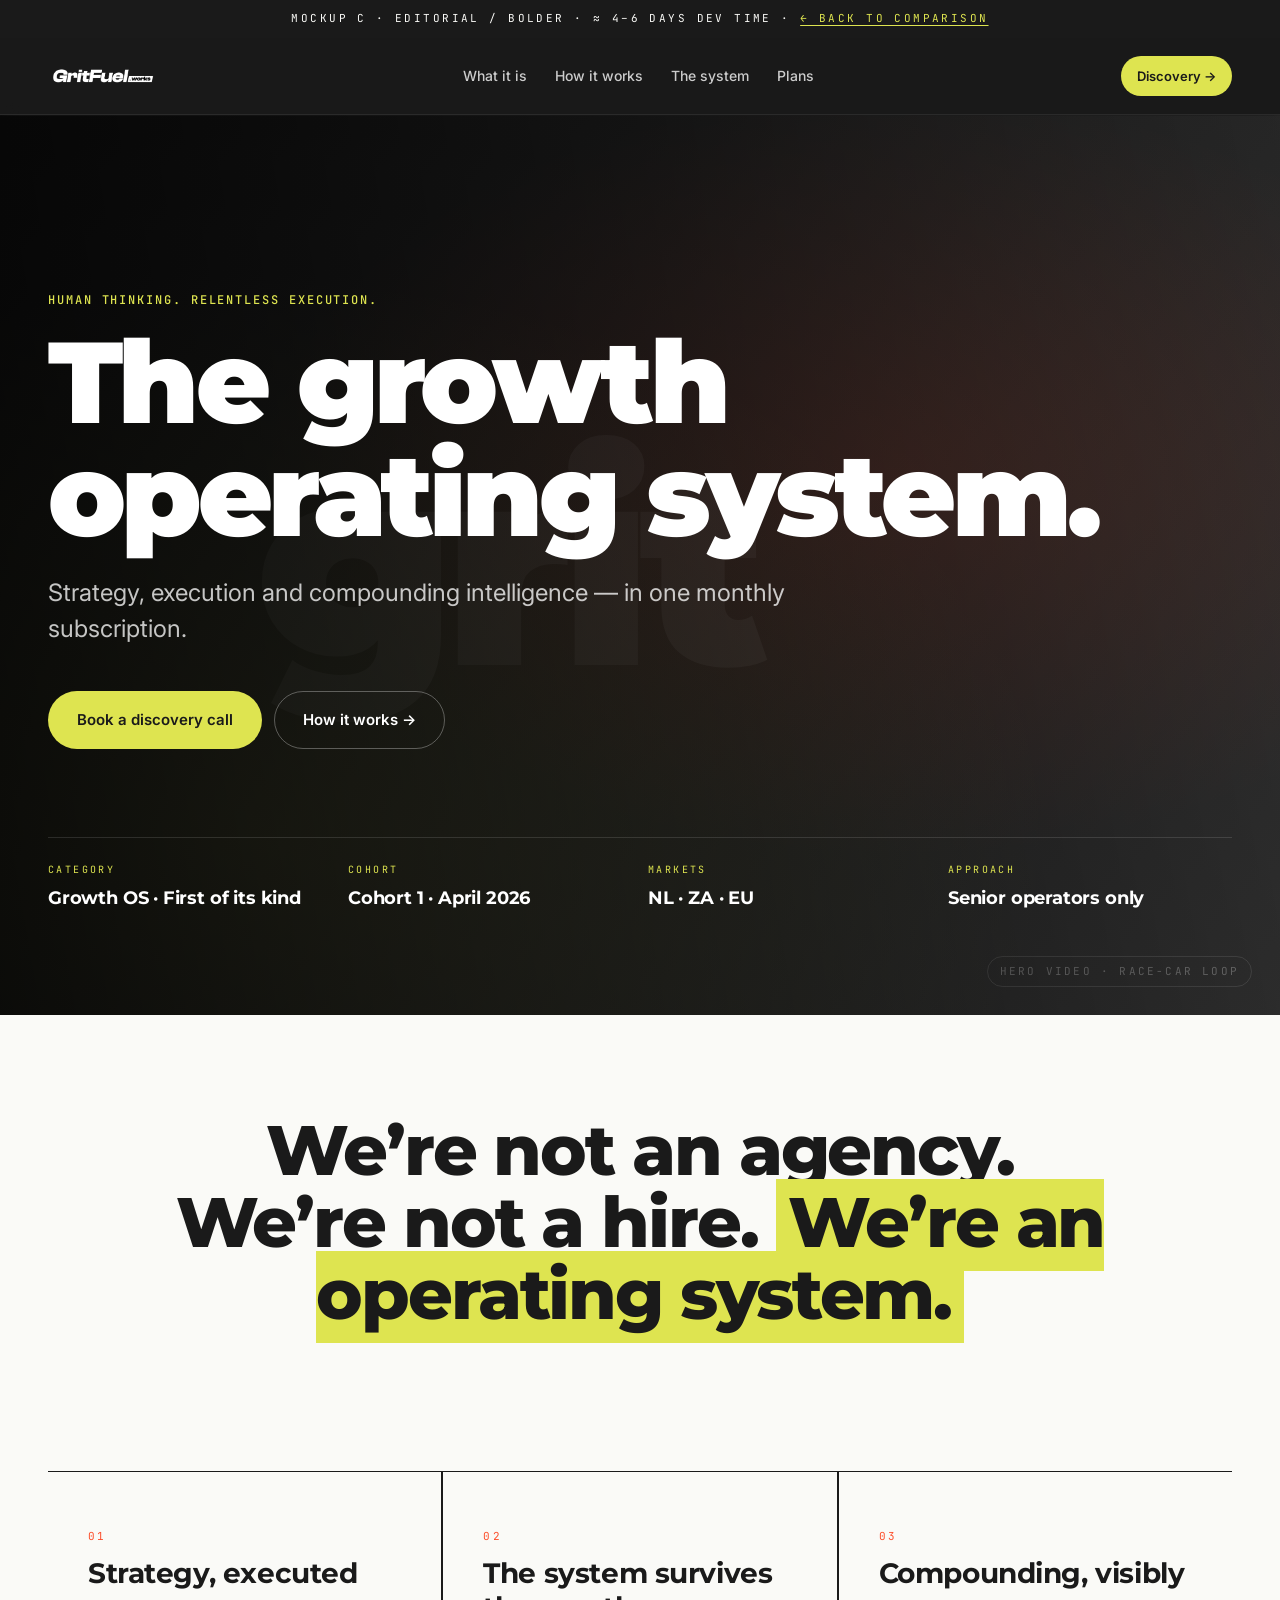
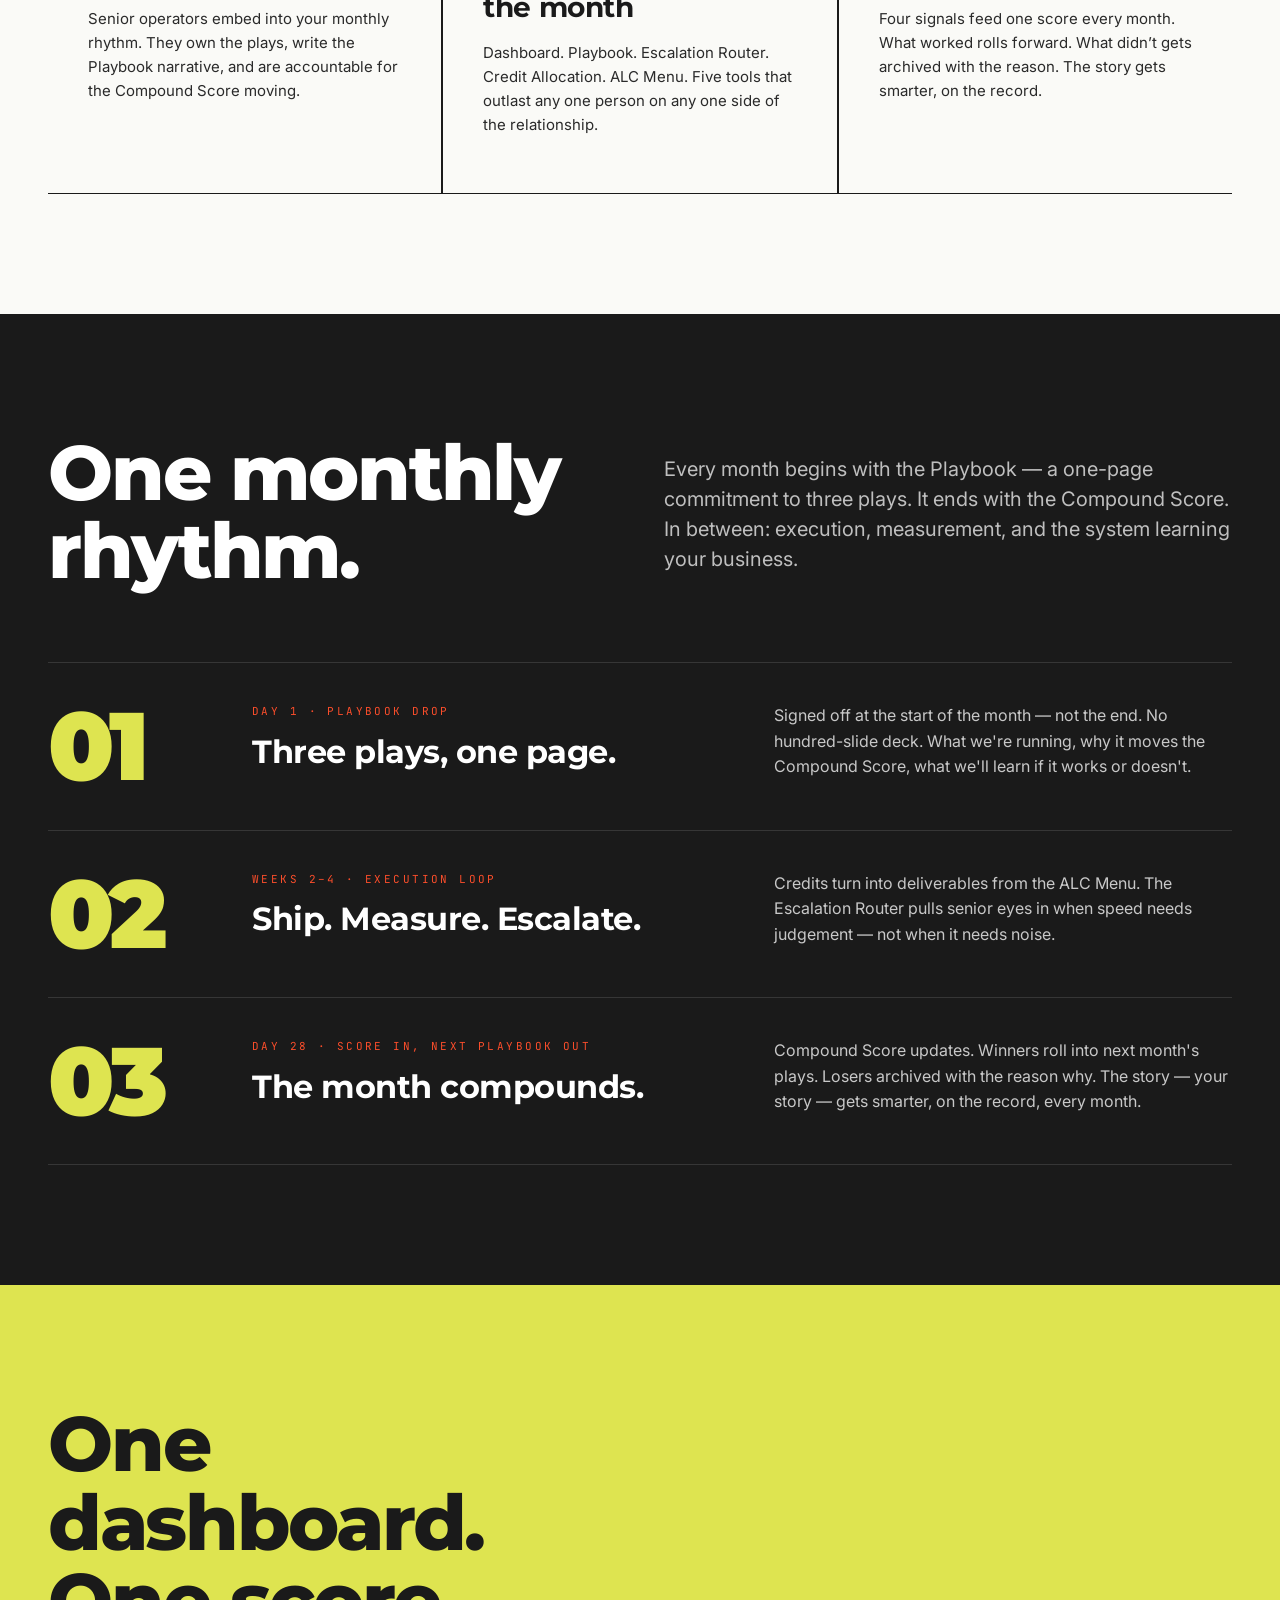
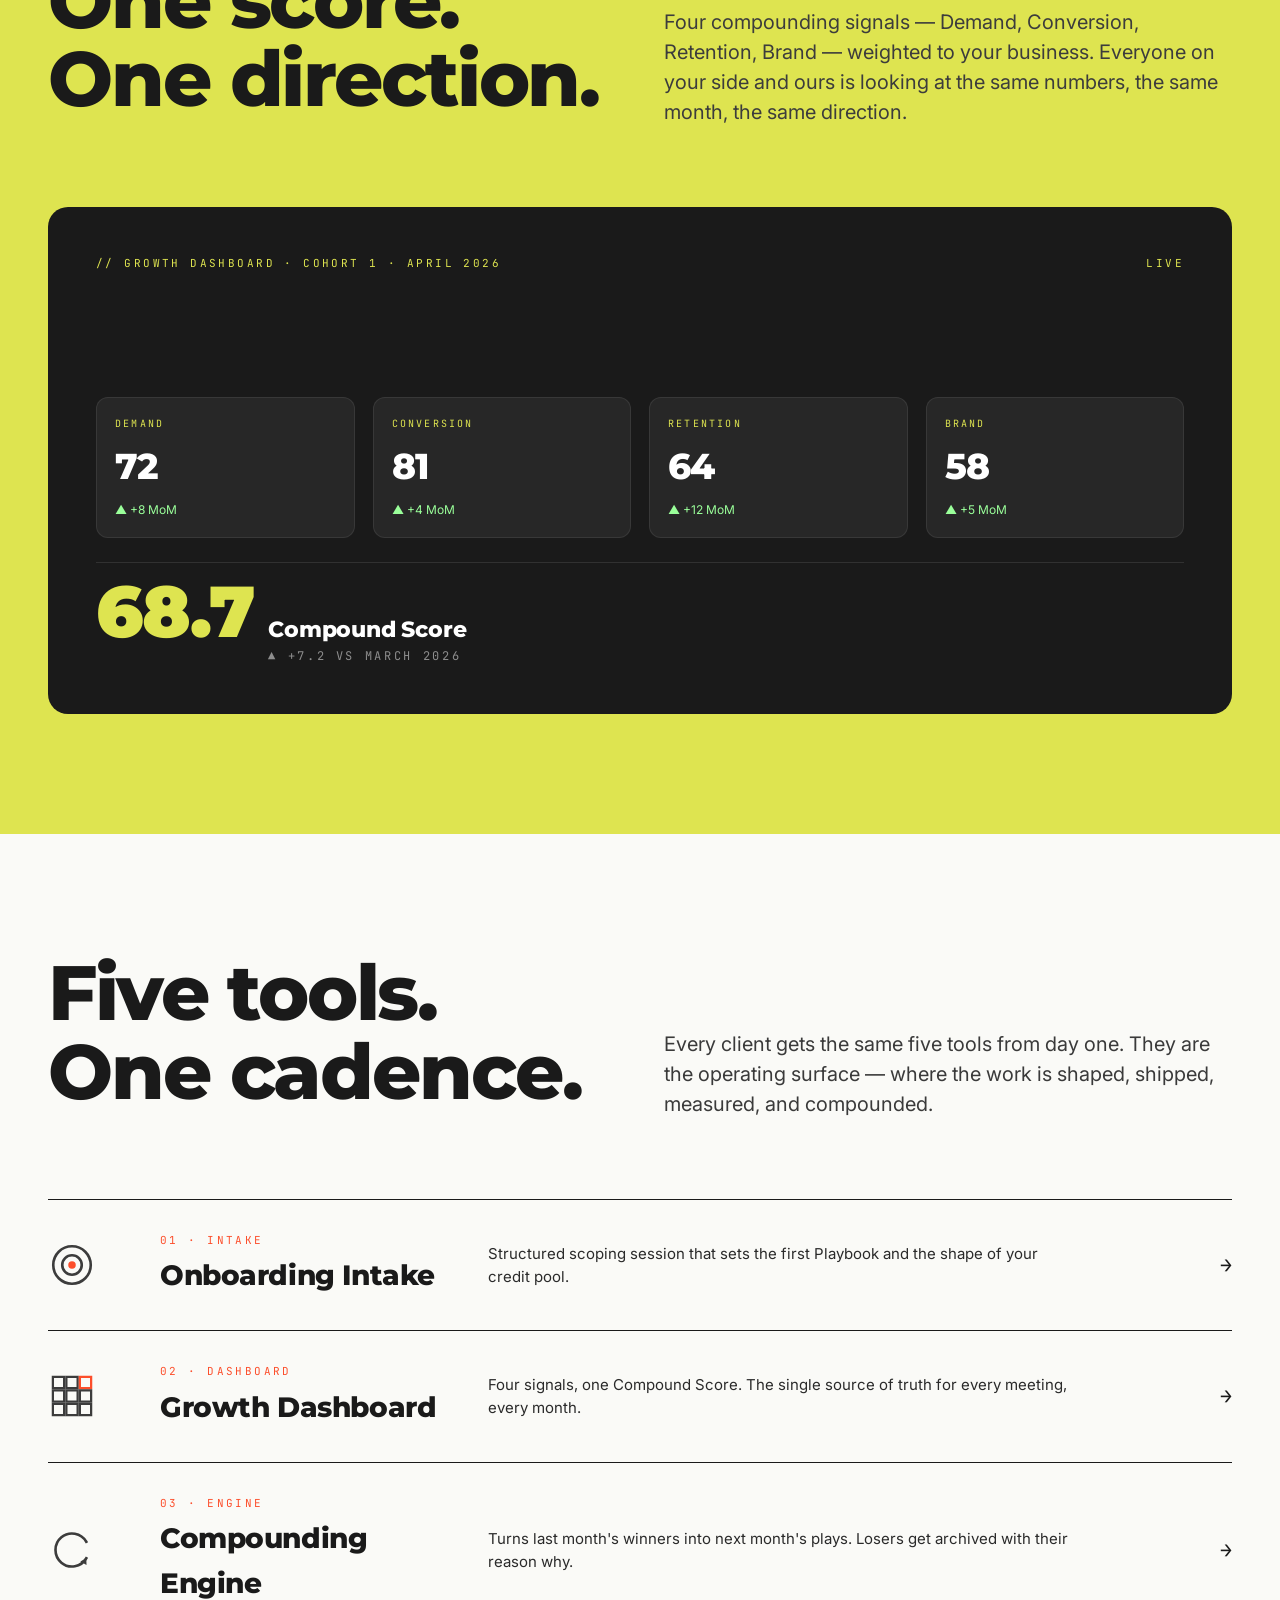
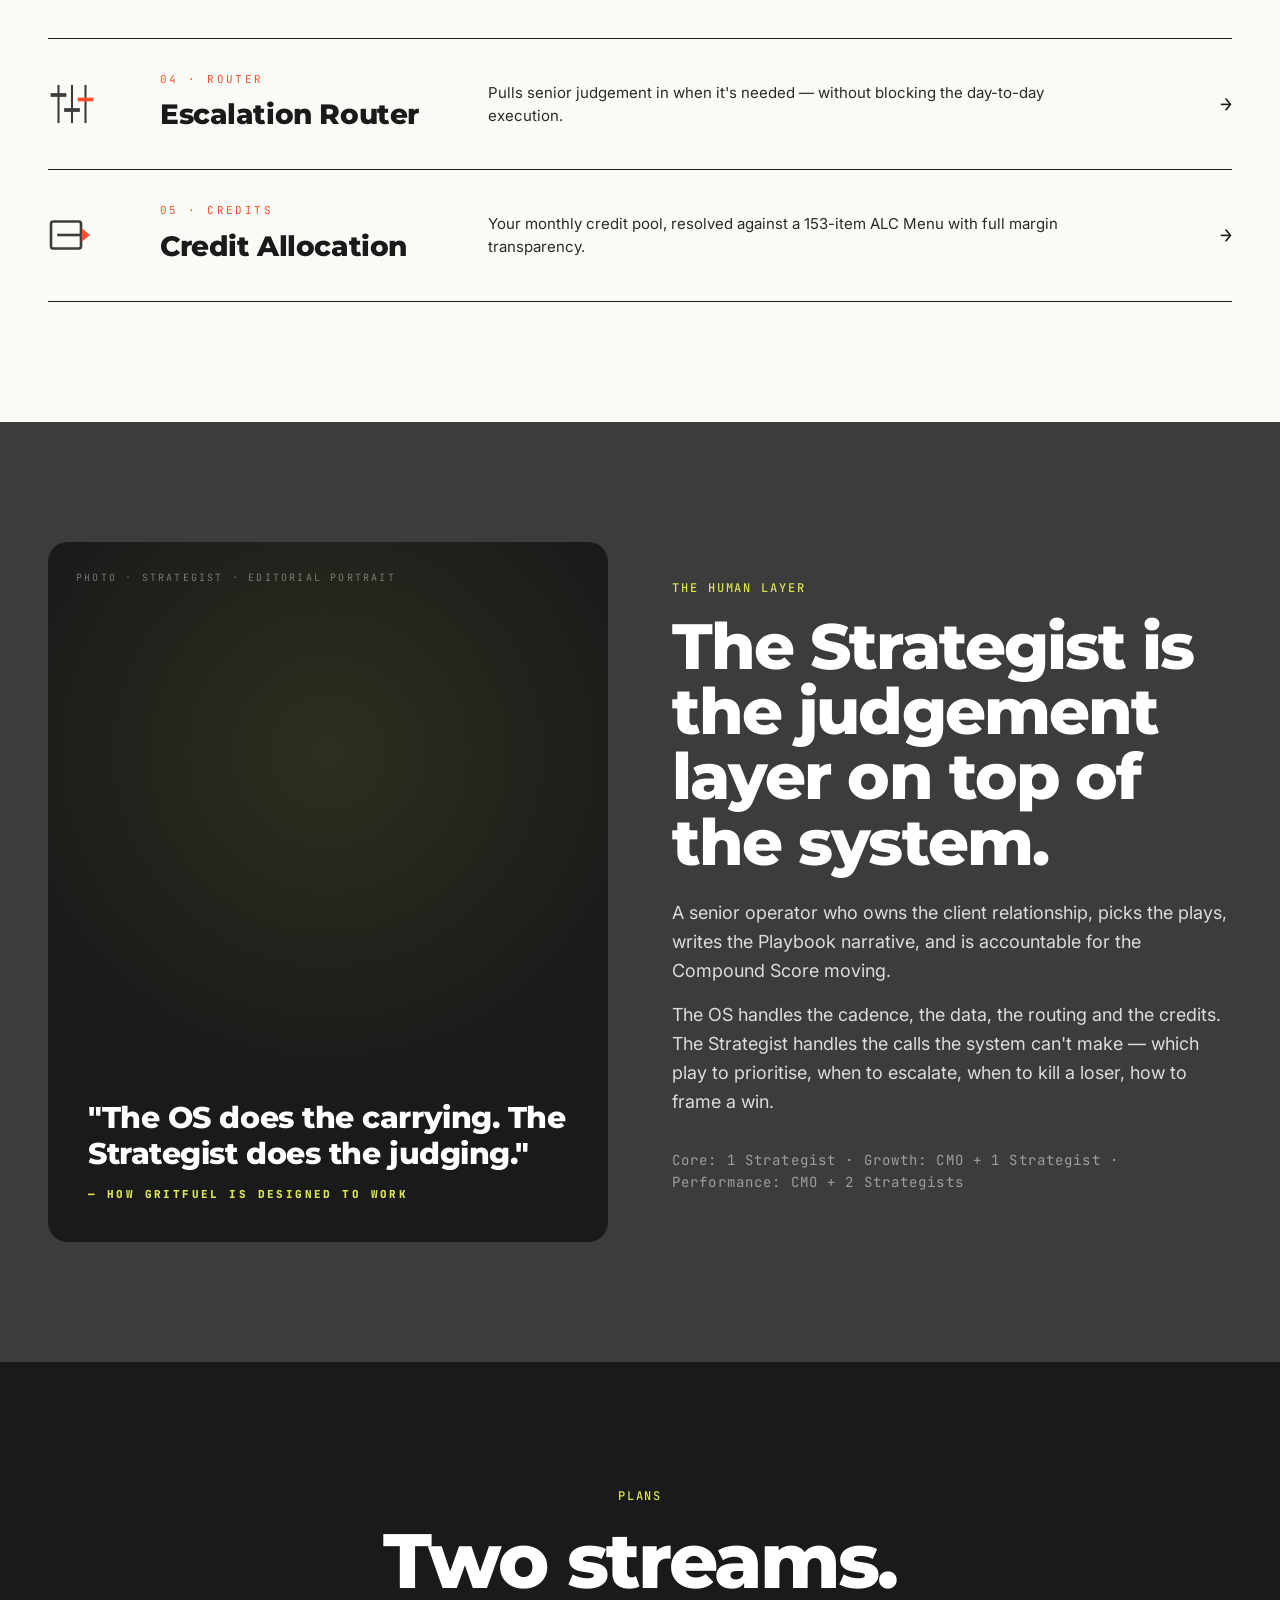
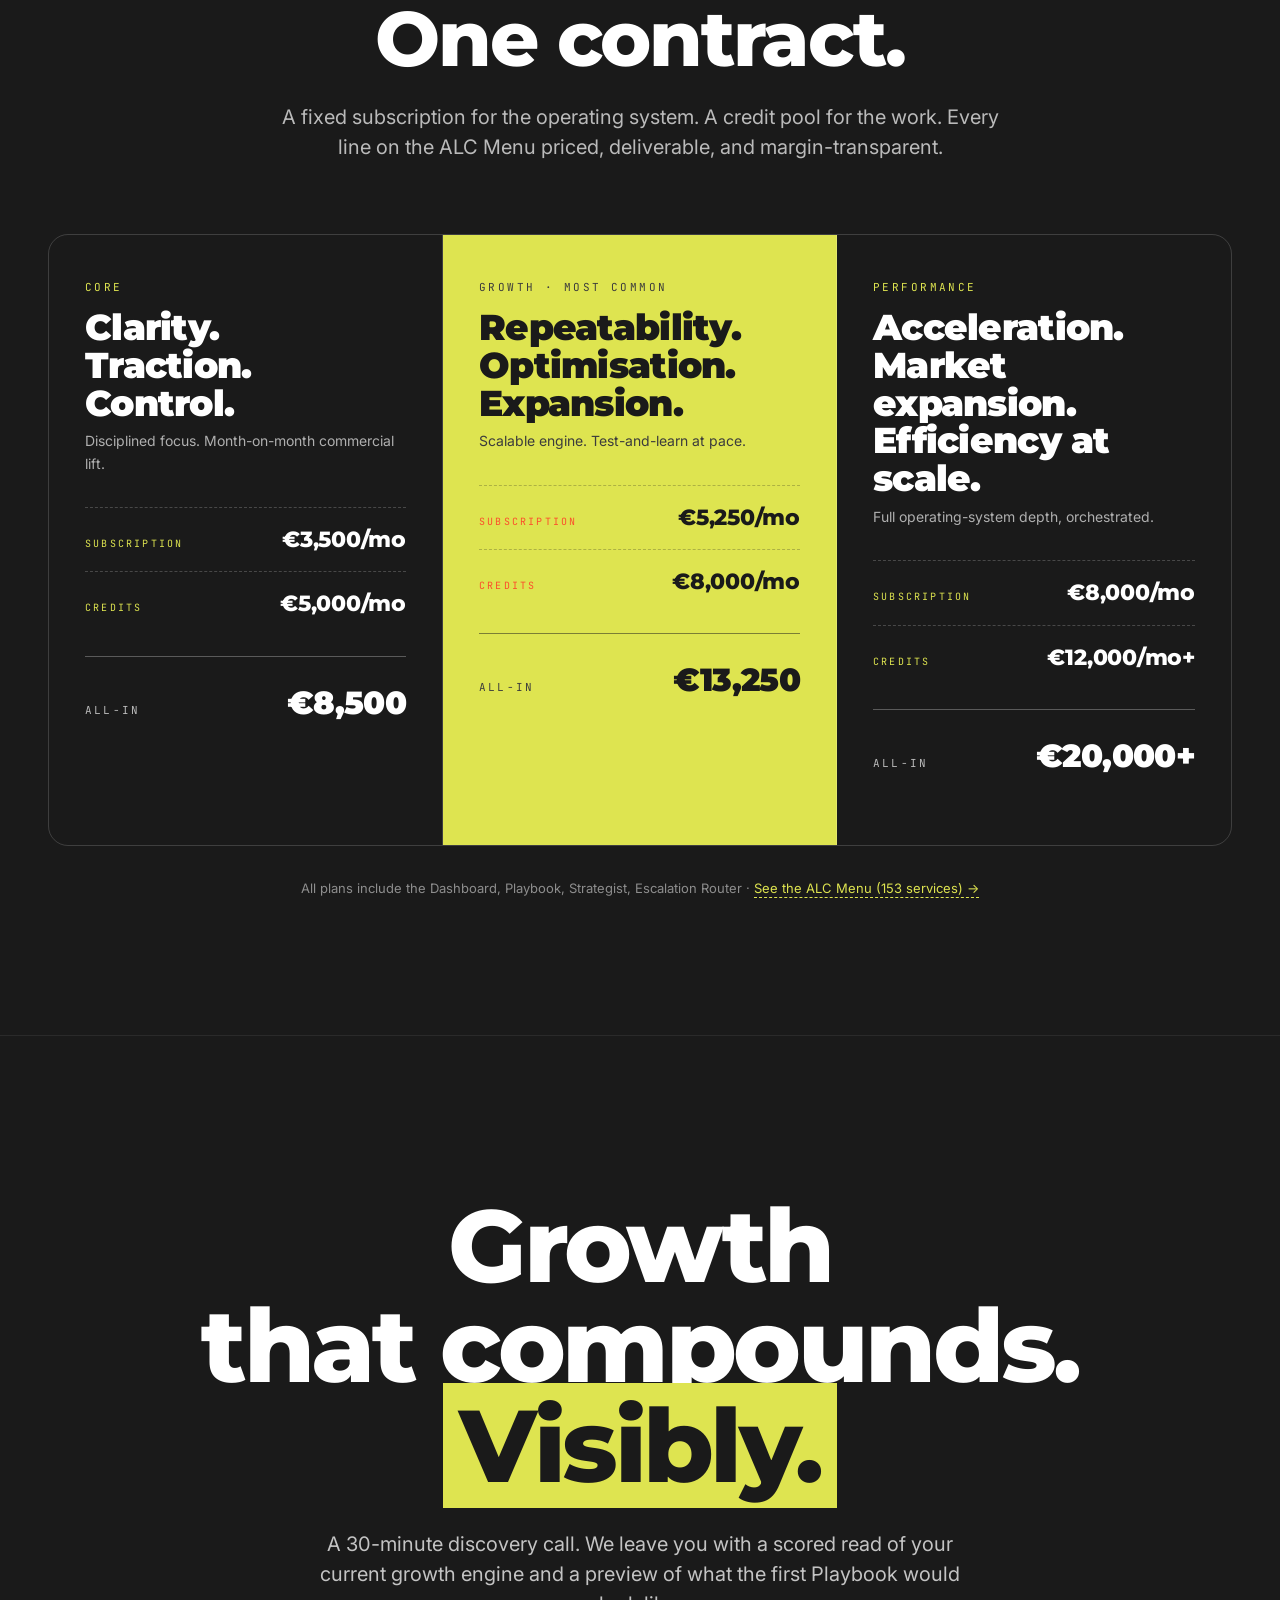
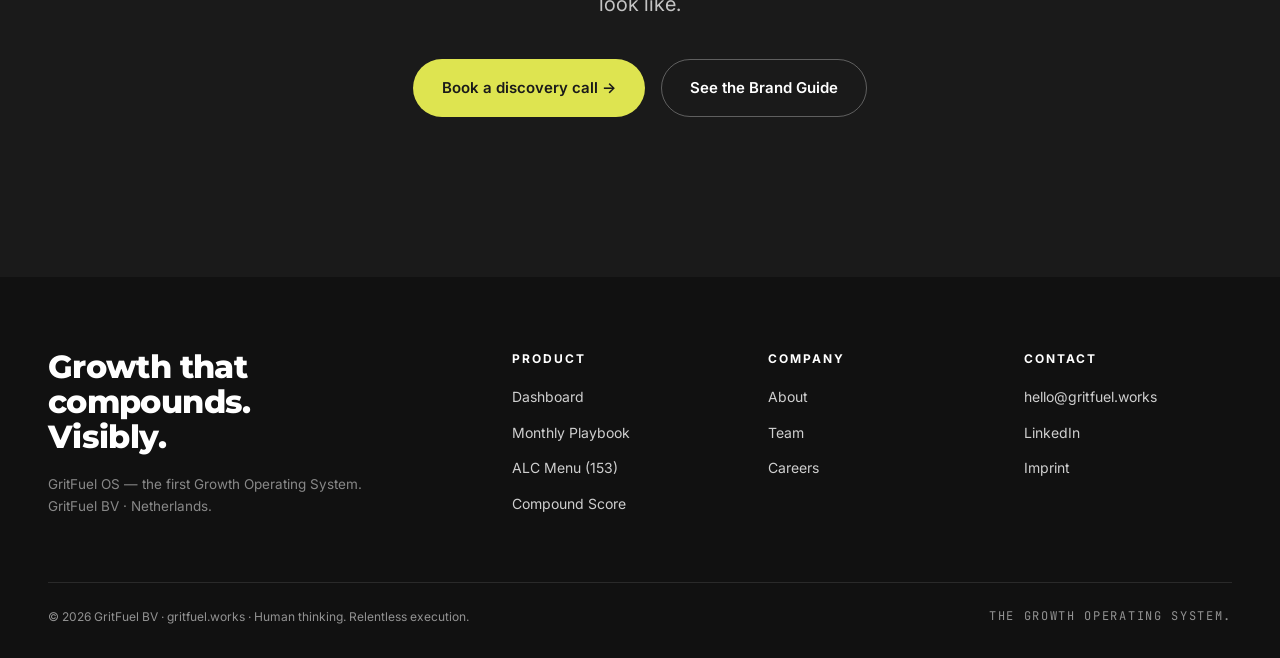
<file: mockups/c-editorial/index.html>
<!DOCTYPE html>
<html lang="en">
<head>
<meta charset="UTF-8">
<meta name="viewport" content="width=device-width, initial-scale=1.0">
<title>Mockup C · Editorial / bolder — GritFuel</title>
<link rel="stylesheet" href="../../assets/shared.css">
<style>
  .micro-bar { background: var(--ink); color: var(--paper); font-family: var(--f-mono); font-size: 11px; letter-spacing: 0.22em; text-transform: uppercase; padding: 10px 24px; text-align: center; }
  .micro-bar a { color: var(--lime); text-decoration: underline; text-underline-offset: 3px; }

  /* Editorial overrides */
  body { background: var(--ink); color: #ECECEC; }
  h1 { font-size: clamp(56px, 9vw, 128px); letter-spacing: -0.04em; line-height: 0.98; }
  h2 { font-size: clamp(40px, 6vw, 80px); letter-spacing: -0.03em; line-height: 1.02; }
  h3 { font-size: clamp(24px, 2.6vw, 34px); }
  .band { padding: var(--s-10) 0; }

  /* Editorial topbar */
  .topbar { background: rgba(26,26,26,0.8); border-bottom: 1px solid #2a2a2a; }
  .topbar nav a { color: rgba(255,255,255,0.78); }
  .topbar nav a:hover { color: var(--lime); }
  .topbar .cta { background: var(--lime); color: var(--ink); }
  .topbar .cta:hover { background: var(--white); color: var(--ink); }

  /* Editorial hero */
  .hero-wrap { min-height: 100vh; }
  .hero-wrap .hero-scrim {
    background: linear-gradient(80deg, rgba(0,0,0,0.8) 0%, rgba(0,0,0,0.5) 55%, rgba(0,0,0,0.2) 100%);
  }
  .hero-wrap .hero-inner { padding: 140px var(--s-7) 72px; }
  .hero-wrap h1 { max-width: 14ch; }
  .hero-wrap .lead { color: rgba(255,255,255,0.76); font-size: 24px; max-width: 50ch; }
  .hero-meta {
    border-top: 1px solid rgba(255,255,255,0.12);
    margin-top: 88px; padding-top: 24px;
    display: grid; grid-template-columns: repeat(4, 1fr); gap: 16px;
  }
  .hero-meta .mi .l { font-family: var(--f-mono); font-size: 10px; letter-spacing: 0.24em; text-transform: uppercase; color: var(--lime); }
  .hero-meta .mi .v { font-family: var(--f-display); font-weight: 700; font-size: 18px; color: var(--white); margin-top: 6px; letter-spacing: -0.01em; }

  /* Big editorial statement */
  .statement {
    padding: 100px 0;
    background: var(--paper);
    color: var(--ink);
  }
  .statement h2 { color: var(--ink); font-size: clamp(36px, 5.5vw, 92px); max-width: 20ch; margin: 0 auto; text-align: center; letter-spacing: -0.03em; line-height: 1.02; }
  .statement h2 em { font-style: normal; background: var(--lime); padding: 0 0.18em 0.08em; color: var(--ink); }

  /* Three pillars */
  .pillars { background: var(--paper); color: var(--ink); padding: 40px 0 120px; }
  .pillars .grid {
    display: grid; grid-template-columns: repeat(3, 1fr); gap: 2px;
    border-top: 1px solid var(--ink); border-bottom: 1px solid var(--ink);
    background: var(--ink);
  }
  @media (max-width: 900px) { .pillars .grid { grid-template-columns: 1fr; } }
  .pillar-cell { background: var(--paper); padding: 56px 40px; }
  .pillar-cell .num { font-family: var(--f-mono); font-size: 11px; letter-spacing: 0.22em; color: var(--orange); }
  .pillar-cell h3 { color: var(--ink); font-size: 28px; margin: 12px 0 16px; letter-spacing: -0.015em; }
  .pillar-cell p { color: #2a2a2a; margin: 0; font-size: 15px; line-height: 1.6; }

  /* How it works — dark editorial */
  .how-ed { padding: 120px 0; background: var(--ink); }
  .how-ed .container { max-width: 1280px; margin: 0 auto; padding: 0 var(--s-7); }
  .how-ed .heading { display: grid; grid-template-columns: 1fr 1fr; gap: 48px; align-items: end; margin-bottom: 72px; }
  @media (max-width: 900px) { .how-ed .heading { grid-template-columns: 1fr; } }
  .how-ed h2 { color: var(--white); margin: 0; }
  .how-ed .heading p { color: rgba(255,255,255,0.72); font-size: 20px; line-height: 1.5; }

  .step-row { display: grid; grid-template-columns: 140px 1fr 1fr; gap: 64px; padding: 40px 0; border-top: 1px solid rgba(255,255,255,0.12); align-items: start; }
  @media (max-width: 900px) { .step-row { grid-template-columns: 1fr; gap: 16px; } }
  .step-row:last-of-type { border-bottom: 1px solid rgba(255,255,255,0.12); }
  .step-row .step-num { font-family: var(--f-display); font-weight: 900; font-size: 96px; color: var(--lime); letter-spacing: -0.04em; line-height: 0.9; }
  @media (max-width: 900px) { .step-row .step-num { font-size: 64px; } }
  .step-row h3 { color: var(--white); font-size: 32px; margin: 12px 0; }
  .step-row p { color: rgba(255,255,255,0.76); font-size: 16px; line-height: 1.6; margin: 0; }
  .step-row .when { font-family: var(--f-mono); font-size: 11px; letter-spacing: 0.22em; color: var(--orange); text-transform: uppercase; }

  /* Dashboard section — editorial */
  .dash-ed { background: var(--lime); color: var(--ink); padding: 120px 0; }
  .dash-ed h2 { color: var(--ink); }
  .dash-ed .heading { display: grid; grid-template-columns: 1fr 1fr; gap: 48px; align-items: end; margin-bottom: 64px; }
  @media (max-width: 900px) { .dash-ed .heading { grid-template-columns: 1fr; } }
  .dash-ed .heading p { color: var(--charcoal); font-size: 20px; line-height: 1.5; }
  .dash-ed .big {
    background: var(--ink); color: var(--white); border-radius: var(--radius-l);
    padding: 48px; aspect-ratio: 21/9;
    display: grid; grid-template-rows: auto 1fr auto; gap: 24px; position: relative; overflow: hidden;
  }
  .dash-ed .big::before {
    content: '';
    position: absolute; inset: 0;
    background:
      linear-gradient(to right, transparent 0 48px, rgba(255,255,255,0.04) 48px 49px, transparent 49px) repeat-x,
      linear-gradient(to bottom, transparent 0 48px, rgba(255,255,255,0.04) 48px 49px, transparent 49px) repeat-y;
    background-size: 48px 48px;
  }
  .dash-ed .top { display: flex; justify-content: space-between; align-items: center; position: relative; z-index: 1; }
  .dash-ed .top .l { font-family: var(--f-mono); font-size: 11px; letter-spacing: 0.22em; color: var(--lime); text-transform: uppercase; }
  .dash-ed .middle { display: grid; grid-template-columns: repeat(4, 1fr); gap: 18px; align-items: end; position: relative; z-index: 1; }
  .dash-ed .sig { background: rgba(255,255,255,0.06); border: 1px solid rgba(255,255,255,0.08); border-radius: 12px; padding: 18px; }
  .dash-ed .sig .l { font-family: var(--f-mono); font-size: 10px; letter-spacing: 0.22em; text-transform: uppercase; color: var(--lime); }
  .dash-ed .sig .v { font-family: var(--f-display); font-weight: 800; font-size: 36px; color: var(--white); letter-spacing: -0.02em; margin-top: 6px; }
  .dash-ed .sig .t { font-size: 12px; color: #9aff9a; margin-top: 4px; }
  .dash-ed .score { display: flex; align-items: baseline; gap: 16px; position: relative; z-index: 1; padding-top: 16px; border-top: 1px solid rgba(255,255,255,0.1); }
  .dash-ed .score .v { font-family: var(--f-display); font-weight: 900; font-size: 72px; color: var(--lime); letter-spacing: -0.03em; line-height: 0.9;}
  .dash-ed .score .t { font-family: var(--f-mono); font-size: 12px; letter-spacing: 0.22em; text-transform: uppercase; color: rgba(255,255,255,0.5); }

  /* Tools editorial */
  .tools-ed { background: var(--paper); color: var(--ink); padding: 120px 0; }
  .tools-ed h2 { color: var(--ink); }
  .tools-list {
    border-top: 1px solid var(--ink);
  }
  .tool-row {
    display: grid; grid-template-columns: 80px 1fr 2fr 120px;
    gap: 32px; padding: 32px 0;
    border-bottom: 1px solid var(--ink);
    align-items: center;
    transition: background 0.15s ease, padding 0.2s ease;
  }
  @media (max-width: 900px) { .tool-row { grid-template-columns: 60px 1fr; gap: 20px; }  .tool-row .tool-desc, .tool-row .tool-arrow { grid-column: 1 / -1; } }
  .tool-row:hover { background: var(--lime); padding-left: 16px; padding-right: 16px; }
  .tool-row img { width: 48px; height: 48px; }
  .tool-row .tool-name-row { font-family: var(--f-mono); font-size: 11px; letter-spacing: 0.22em; color: var(--orange); text-transform: uppercase; margin-bottom: 4px; }
  .tool-row .tool-title-row { font-family: var(--f-display); font-weight: 800; font-size: 28px; letter-spacing: -0.015em; color: var(--ink); }
  .tool-row .tool-desc { color: #2A2A2A; font-size: 15px; line-height: 1.55; }
  .tool-row .tool-arrow { font-family: var(--f-mono); font-size: 20px; color: var(--ink); text-align: right; }

  /* Strategist editorial */
  .strat-ed { background: var(--charcoal); color: var(--white); padding: 120px 0; }
  .strat-ed .grid { display: grid; grid-template-columns: 1fr 1fr; gap: 64px; align-items: center; }
  @media (max-width: 900px) { .strat-ed .grid { grid-template-columns: 1fr; } }
  .strat-ed h2 { color: var(--white); font-size: clamp(36px, 5vw, 64px); }
  .strat-ed p { color: rgba(255,255,255,0.82); font-size: 18px; line-height: 1.6; }
  .strat-ed .photo {
    aspect-ratio: 4/5;
    background: var(--ink); border-radius: var(--radius-l);
    position: relative; display: flex; flex-direction: column; justify-content: flex-end;
    padding: 40px; overflow: hidden;
  }
  .strat-ed .photo::before { content: ''; position: absolute; inset: 0; background: radial-gradient(circle at 50% 30%, rgba(222,228,80,0.1) 0%, transparent 60%); }
  .strat-ed .photo .tag { font-family: var(--f-mono); font-size: 10px; letter-spacing: 0.22em; color: rgba(255,255,255,0.4); text-transform: uppercase; position: absolute; top: 28px; left: 28px; }
  .strat-ed .photo .q { font-family: var(--f-display); font-weight: 800; font-size: 30px; line-height: 1.2; letter-spacing: -0.015em; position: relative; z-index: 1; }
  .strat-ed .photo .q-by { font-family: var(--f-mono); font-size: 11px; letter-spacing: 0.22em; color: var(--lime); text-transform: uppercase; margin-top: 16px; display: block; }

  /* Plans editorial — single wide card w/ two streams visualised */
  .plans-ed { background: var(--ink); color: var(--white); padding: 120px 0; }
  .plans-ed h2 { color: var(--white); }
  .plans-ed-head { text-align: center; max-width: 720px; margin: 0 auto 72px; }
  .plans-ed-head p { color: rgba(255,255,255,0.7); font-size: 20px; line-height: 1.5; }
  .plans-ed .row {
    display: grid; grid-template-columns: repeat(3, 1fr); gap: 0;
    border: 1px solid rgba(255,255,255,0.16); border-radius: var(--radius-l); overflow: hidden;
  }
  @media (max-width: 900px) { .plans-ed .row { grid-template-columns: 1fr; } }
  .plan-ed {
    padding: 44px 36px;
    border-right: 1px solid rgba(255,255,255,0.16);
  }
  .plan-ed:last-child { border-right: none; }
  @media (max-width: 900px) { .plan-ed { border-right: none; border-bottom: 1px solid rgba(255,255,255,0.16); } }
  .plan-ed.mid { background: var(--lime); color: var(--ink); }
  .plan-ed .pn { font-family: var(--f-mono); font-size: 11px; letter-spacing: 0.22em; text-transform: uppercase; color: var(--lime); margin-bottom: 12px; }
  .plan-ed.mid .pn { color: var(--charcoal); }
  .plan-ed h3 { font-family: var(--f-display); font-weight: 900; font-size: 36px; letter-spacing: -0.02em; line-height: 1.05; color: var(--white); margin: 0 0 8px; }
  .plan-ed.mid h3 { color: var(--ink); }
  .plan-ed .ps { font-size: 14px; color: rgba(255,255,255,0.65); margin-bottom: 32px; }
  .plan-ed.mid .ps { color: var(--charcoal); }
  .plan-ed .stream-line {
    display: flex; justify-content: space-between; align-items: baseline;
    padding: 14px 0; border-top: 1px dashed rgba(255,255,255,0.2);
  }
  .plan-ed.mid .stream-line { border-top-color: rgba(26,26,26,0.25); }
  .plan-ed .stream-line:last-of-type { border-bottom: 1px dashed rgba(255,255,255,0.2); }
  .plan-ed.mid .stream-line:last-of-type { border-bottom-color: rgba(26,26,26,0.25); }
  .plan-ed .sl-label { font-family: var(--f-mono); font-size: 10px; letter-spacing: 0.22em; text-transform: uppercase; color: var(--lime); }
  .plan-ed.mid .sl-label { color: var(--orange); }
  .plan-ed .sl-val { font-family: var(--f-display); font-weight: 800; font-size: 22px; letter-spacing: -0.01em; color: var(--white); }
  .plan-ed.mid .sl-val { color: var(--ink); }
  .plan-ed .total {
    display: flex; justify-content: space-between; align-items: baseline;
    padding: 20px 0; margin-top: 20px;
    border-top: 1px solid rgba(255,255,255,0.28);
  }
  .plan-ed.mid .total { border-top-color: rgba(26,26,26,0.5); }
  .plan-ed .total .tl { font-family: var(--f-mono); font-size: 11px; letter-spacing: 0.2em; text-transform: uppercase; color: rgba(255,255,255,0.7); }
  .plan-ed.mid .total .tl { color: var(--charcoal); }
  .plan-ed .total .tv { font-family: var(--f-display); font-weight: 900; font-size: 32px; letter-spacing: -0.02em; color: var(--white); }
  .plan-ed.mid .total .tv { color: var(--ink); }

  /* CTA editorial */
  .cta-ed { padding: 160px 0; background: var(--ink); border-top: 1px solid #2a2a2a; }
  .cta-ed h2 { color: var(--white); text-align: center; margin: 0 auto 32px; max-width: 20ch; font-size: clamp(48px, 8vw, 108px); letter-spacing: -0.035em; line-height: 0.98; }
  .cta-ed h2 em { font-style: normal; background: var(--lime); color: var(--ink); padding: 0 0.16em; }
  .cta-ed p { text-align: center; max-width: 52ch; margin: 0 auto 40px; color: rgba(255,255,255,0.74); font-size: 20px; line-height: 1.5; }
  .cta-ed .btns { display: flex; gap: 16px; justify-content: center; flex-wrap: wrap; }
</style>
</head>
<body>

<div class="micro-bar">
  Mockup C · Editorial / bolder · ≈ 4–6 days dev time · <a href="../../index.html">← back to comparison</a>
</div>

<!-- TOPBAR =========================================================== -->
<header class="topbar">
  <div class="topbar-inner">
    <a href="#" class="logo">
      <img src="../../assets/logo-white.png" alt="GritFuel" style="height: 22px;">
    </a>
    <nav>
      <a href="#what">What it is</a>
      <a href="#how">How it works</a>
      <a href="#tools">The system</a>
      <a href="#plans">Plans</a>
    </nav>
    <a href="#cta" class="cta">Discovery →</a>
  </div>
</header>

<!-- HERO ============================================================ -->
<section class="hero-wrap">
  <div class="hero-video">
    <div class="placeholder-car">grit</div>
  </div>
  <div class="hero-scrim"></div>
  <div class="hero-inner">
    <span class="eyebrow">Human thinking. Relentless execution.</span>
    <h1>The growth operating&nbsp;system.</h1>
    <p class="lead">Strategy, execution and compounding intelligence — in one monthly subscription.</p>
    <div style="display: flex; gap: 12px; margin-top: 44px; flex-wrap: wrap;">
      <a href="#cta" class="btn primary">Book a discovery call</a>
      <a href="#how" class="btn ghost">How it works →</a>
    </div>
    <div class="hero-meta">
      <div class="mi"><div class="l">Category</div><div class="v">Growth OS · First of its kind</div></div>
      <div class="mi"><div class="l">Cohort</div><div class="v">Cohort 1 · April 2026</div></div>
      <div class="mi"><div class="l">Markets</div><div class="v">NL · ZA · EU</div></div>
      <div class="mi"><div class="l">Approach</div><div class="v">Senior operators only</div></div>
    </div>
  </div>
</section>

<!-- STATEMENT ======================================================= -->
<section class="statement">
  <div class="container">
    <h2>We&rsquo;re not an&nbsp;agency. We&rsquo;re not a&nbsp;hire. <em>We&rsquo;re an operating&nbsp;system.</em></h2>
  </div>
</section>

<!-- PILLARS (three cells) =========================================== -->
<section class="pillars">
  <div class="container">
    <div class="grid">
      <div class="pillar-cell">
        <div class="num">01</div>
        <h3>Strategy, executed</h3>
        <p>Senior operators embed into your monthly rhythm. They own the plays, write the Playbook narrative, and are accountable for the Compound Score moving.</p>
      </div>
      <div class="pillar-cell">
        <div class="num">02</div>
        <h3>The system survives the month</h3>
        <p>Dashboard. Playbook. Escalation Router. Credit Allocation. ALC Menu. Five tools that outlast any one person on any one side of the relationship.</p>
      </div>
      <div class="pillar-cell">
        <div class="num">03</div>
        <h3>Compounding, visibly</h3>
        <p>Four signals feed one score every month. What worked rolls forward. What didn&rsquo;t gets archived with the reason. The story gets smarter, on the record.</p>
      </div>
    </div>
  </div>
</section>

<!-- HOW IT WORKS (dark editorial) =================================== -->
<section class="how-ed" id="how">
  <div class="container">
    <div class="heading">
      <h2>One monthly<br>rhythm.</h2>
      <p>Every month begins with the Playbook — a one-page commitment to three plays. It ends with the Compound Score. In between: execution, measurement, and the system learning your business.</p>
    </div>

    <div class="step-row">
      <div class="step-num">01</div>
      <div>
        <div class="when">Day 1 · Playbook drop</div>
        <h3>Three plays, one page.</h3>
      </div>
      <p>Signed off at the start of the month — not the end. No hundred-slide deck. What we're running, why it moves the Compound Score, what we'll learn if it works or doesn't.</p>
    </div>
    <div class="step-row">
      <div class="step-num">02</div>
      <div>
        <div class="when">Weeks 2–4 · Execution loop</div>
        <h3>Ship. Measure. Escalate.</h3>
      </div>
      <p>Credits turn into deliverables from the ALC Menu. The Escalation Router pulls senior eyes in when speed needs judgement — not when it needs noise.</p>
    </div>
    <div class="step-row">
      <div class="step-num">03</div>
      <div>
        <div class="when">Day 28 · Score in, next Playbook out</div>
        <h3>The month compounds.</h3>
      </div>
      <p>Compound Score updates. Winners roll into next month's plays. Losers archived with the reason why. The story — your story — gets smarter, on the record, every month.</p>
    </div>
  </div>
</section>

<!-- DASHBOARD (lime band) =========================================== -->
<section class="dash-ed">
  <div class="container">
    <div class="heading">
      <h2>One dashboard.<br>One score.<br>One direction.</h2>
      <p>Four compounding signals — Demand, Conversion, Retention, Brand — weighted to your business. Everyone on your side and ours is looking at the same numbers, the same month, the same direction.</p>
    </div>
    <div class="big">
      <div class="top">
        <div class="l">// GROWTH DASHBOARD · COHORT 1 · APRIL 2026</div>
        <div class="l">live</div>
      </div>
      <div class="middle">
        <div class="sig"><div class="l">Demand</div><div class="v">72</div><div class="t">▲ +8 MoM</div></div>
        <div class="sig"><div class="l">Conversion</div><div class="v">81</div><div class="t">▲ +4 MoM</div></div>
        <div class="sig"><div class="l">Retention</div><div class="v">64</div><div class="t">▲ +12 MoM</div></div>
        <div class="sig"><div class="l">Brand</div><div class="v">58</div><div class="t">▲ +5 MoM</div></div>
      </div>
      <div class="score">
        <div class="v">68.7</div>
        <div>
          <div style="font-family: var(--f-display); font-weight: 800; font-size: 22px; color: var(--white); letter-spacing: -0.01em;">Compound Score</div>
          <div class="t">▲ +7.2 vs March 2026</div>
        </div>
      </div>
    </div>
  </div>
</section>

<!-- TOOLS (editorial rows) ========================================== -->
<section class="tools-ed" id="tools">
  <div class="container">
    <div style="display: grid; grid-template-columns: 1fr 1fr; gap: 48px; align-items: end; margin-bottom: 64px;">
      <h2>Five tools.<br>One cadence.</h2>
      <p style="color: #3A3A3A; font-size: 20px; line-height: 1.5;">Every client gets the same five tools from day one. They are the operating surface — where the work is shaped, shipped, measured, and compounded.</p>
    </div>
    <div class="tools-list">
      <a href="#" class="tool-row">
        <img src="../../assets/icons/signal.svg" alt="">
        <div>
          <div class="tool-name-row">01 · Intake</div>
          <div class="tool-title-row">Onboarding Intake</div>
        </div>
        <div class="tool-desc">Structured scoping session that sets the first Playbook and the shape of your credit pool.</div>
        <div class="tool-arrow">→</div>
      </a>
      <a href="#" class="tool-row">
        <img src="../../assets/icons/system.svg" alt="">
        <div>
          <div class="tool-name-row">02 · Dashboard</div>
          <div class="tool-title-row">Growth Dashboard</div>
        </div>
        <div class="tool-desc">Four signals, one Compound Score. The single source of truth for every meeting, every month.</div>
        <div class="tool-arrow">→</div>
      </a>
      <a href="#" class="tool-row">
        <img src="../../assets/icons/loop.svg" alt="">
        <div>
          <div class="tool-name-row">03 · Engine</div>
          <div class="tool-title-row">Compounding Engine</div>
        </div>
        <div class="tool-desc">Turns last month's winners into next month's plays. Losers get archived with their reason why.</div>
        <div class="tool-arrow">→</div>
      </a>
      <a href="#" class="tool-row">
        <img src="../../assets/icons/control.svg" alt="">
        <div>
          <div class="tool-name-row">04 · Router</div>
          <div class="tool-title-row">Escalation Router</div>
        </div>
        <div class="tool-desc">Pulls senior judgement in when it's needed — without blocking the day-to-day execution.</div>
        <div class="tool-arrow">→</div>
      </a>
      <a href="#" class="tool-row">
        <img src="../../assets/icons/execution.svg" alt="">
        <div>
          <div class="tool-name-row">05 · Credits</div>
          <div class="tool-title-row">Credit Allocation</div>
        </div>
        <div class="tool-desc">Your monthly credit pool, resolved against a 153-item ALC Menu with full margin transparency.</div>
        <div class="tool-arrow">→</div>
      </a>
    </div>
  </div>
</section>

<!-- STRATEGIST (charcoal) =========================================== -->
<section class="strat-ed">
  <div class="container">
    <div class="grid">
      <div class="photo">
        <span class="tag">Photo · Strategist · editorial portrait</span>
        <div class="q">
          "The OS does the carrying. The Strategist does the judging."
          <span class="q-by">— How GritFuel is designed to work</span>
        </div>
      </div>
      <div>
        <span class="eyebrow" style="color: var(--lime);">The human layer</span>
        <h2>The Strategist is the judgement layer on top of the system.</h2>
        <p>A senior operator who owns the client relationship, picks the plays, writes the Playbook narrative, and is accountable for the Compound Score moving.</p>
        <p>The OS handles the cadence, the data, the routing and the credits. The Strategist handles the calls the system can't make — which play to prioritise, when to escalate, when to kill a loser, how to frame a win.</p>
        <p style="color: rgba(255,255,255,0.5); font-size: 14px; font-family: var(--f-mono); letter-spacing: 0.08em; margin-top: 32px;">Core: 1 Strategist &middot; Growth: CMO + 1 Strategist &middot; Performance: CMO + 2 Strategists</p>
      </div>
    </div>
  </div>
</section>

<!-- PLANS (editorial) ============================================= -->
<section class="plans-ed" id="plans">
  <div class="container">
    <div class="plans-ed-head">
      <span class="eyebrow" style="color: var(--lime);">Plans</span>
      <h2>Two streams.<br>One&nbsp;contract.</h2>
      <p>A fixed subscription for the operating system. A credit pool for the work. Every line on the ALC Menu priced, deliverable, and margin-transparent.</p>
    </div>

    <div class="row">
      <div class="plan-ed">
        <div class="pn">Core</div>
        <h3>Clarity.<br>Traction.<br>Control.</h3>
        <p class="ps">Disciplined focus. Month-on-month commercial lift.</p>
        <div class="stream-line"><span class="sl-label">Subscription</span><span class="sl-val">€3,500/mo</span></div>
        <div class="stream-line"><span class="sl-label">Credits</span><span class="sl-val">€5,000/mo</span></div>
        <div class="total"><span class="tl">All-in</span><span class="tv">€8,500</span></div>
      </div>
      <div class="plan-ed mid">
        <div class="pn">Growth · most common</div>
        <h3>Repeatability.<br>Optimisation.<br>Expansion.</h3>
        <p class="ps">Scalable engine. Test-and-learn at pace.</p>
        <div class="stream-line"><span class="sl-label">Subscription</span><span class="sl-val">€5,250/mo</span></div>
        <div class="stream-line"><span class="sl-label">Credits</span><span class="sl-val">€8,000/mo</span></div>
        <div class="total"><span class="tl">All-in</span><span class="tv">€13,250</span></div>
      </div>
      <div class="plan-ed">
        <div class="pn">Performance</div>
        <h3>Acceleration.<br>Market expansion.<br>Efficiency at scale.</h3>
        <p class="ps">Full operating-system depth, orchestrated.</p>
        <div class="stream-line"><span class="sl-label">Subscription</span><span class="sl-val">€8,000/mo</span></div>
        <div class="stream-line"><span class="sl-label">Credits</span><span class="sl-val">€12,000/mo+</span></div>
        <div class="total"><span class="tl">All-in</span><span class="tv">€20,000+</span></div>
      </div>
    </div>

    <p style="text-align: center; color: rgba(255,255,255,0.5); font-size: 13px; margin-top: 32px;">
      All plans include the Dashboard, Playbook, Strategist, Escalation Router &middot; <a href="#" style="color: var(--lime); border-bottom: 1px dashed; padding-bottom: 1px;">See the ALC Menu (153 services) →</a>
    </p>
  </div>
</section>

<!-- CTA ========================================================== -->
<section class="cta-ed" id="cta">
  <div class="container">
    <h2>Growth that&nbsp;compounds. <em>Visibly.</em></h2>
    <p>A 30-minute discovery call. We leave you with a scored read of your current growth engine and a preview of what the first Playbook would look like.</p>
    <div class="btns">
      <a href="#" class="btn primary">Book a discovery call →</a>
      <a href="#" class="btn ghost">See the Brand Guide</a>
    </div>
  </div>
</section>

<!-- FOOTER ======================================================= -->
<footer class="site-footer" style="background: #111;">
  <div class="container">
    <div class="footer-grid">
      <div>
        <div class="footer-tag">Growth that<br>compounds.<br>Visibly.</div>
        <p style="color: #888; font-size: 13.5px; margin-top: 20px;">GritFuel OS — the first Growth Operating System.<br>GritFuel BV · Netherlands.</p>
      </div>
      <div>
        <h4>Product</h4>
        <ul>
          <li><a href="#">Dashboard</a></li>
          <li><a href="#">Monthly Playbook</a></li>
          <li><a href="#">ALC Menu (153)</a></li>
          <li><a href="#">Compound Score</a></li>
        </ul>
      </div>
      <div>
        <h4>Company</h4>
        <ul>
          <li><a href="#">About</a></li>
          <li><a href="#">Team</a></li>
          <li><a href="#">Careers</a></li>
        </ul>
      </div>
      <div>
        <h4>Contact</h4>
        <ul>
          <li><a href="mailto:hello@gritfuel.works">hello@gritfuel.works</a></li>
          <li><a href="#">LinkedIn</a></li>
          <li><a href="#">Imprint</a></li>
        </ul>
      </div>
    </div>
    <div class="footer-bottom">
      <span>© 2026 GritFuel BV &middot; gritfuel.works &middot; Human thinking. Relentless execution.</span>
      <span style="font-family: var(--f-mono); letter-spacing: 0.14em; text-transform: uppercase;">The growth operating system.</span>
    </div>
  </div>
</footer>

</body>
</html>
</file>
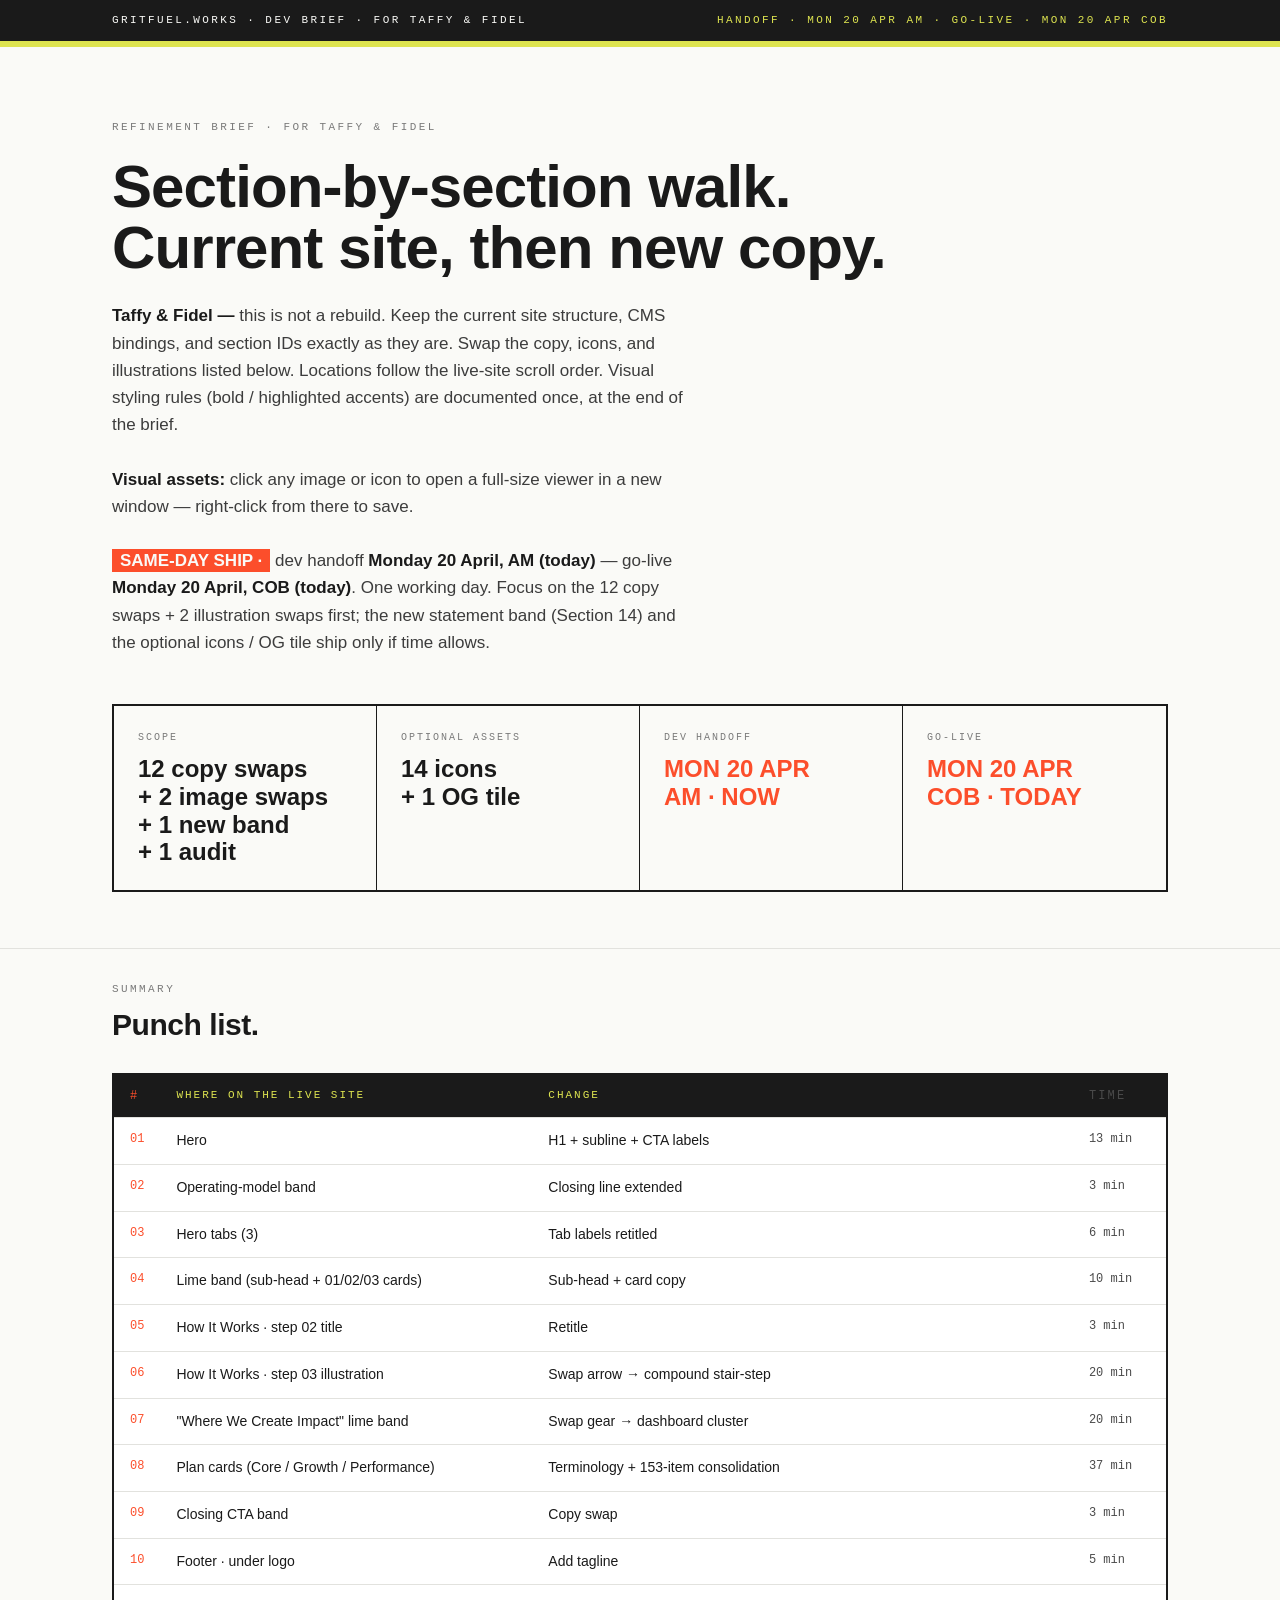
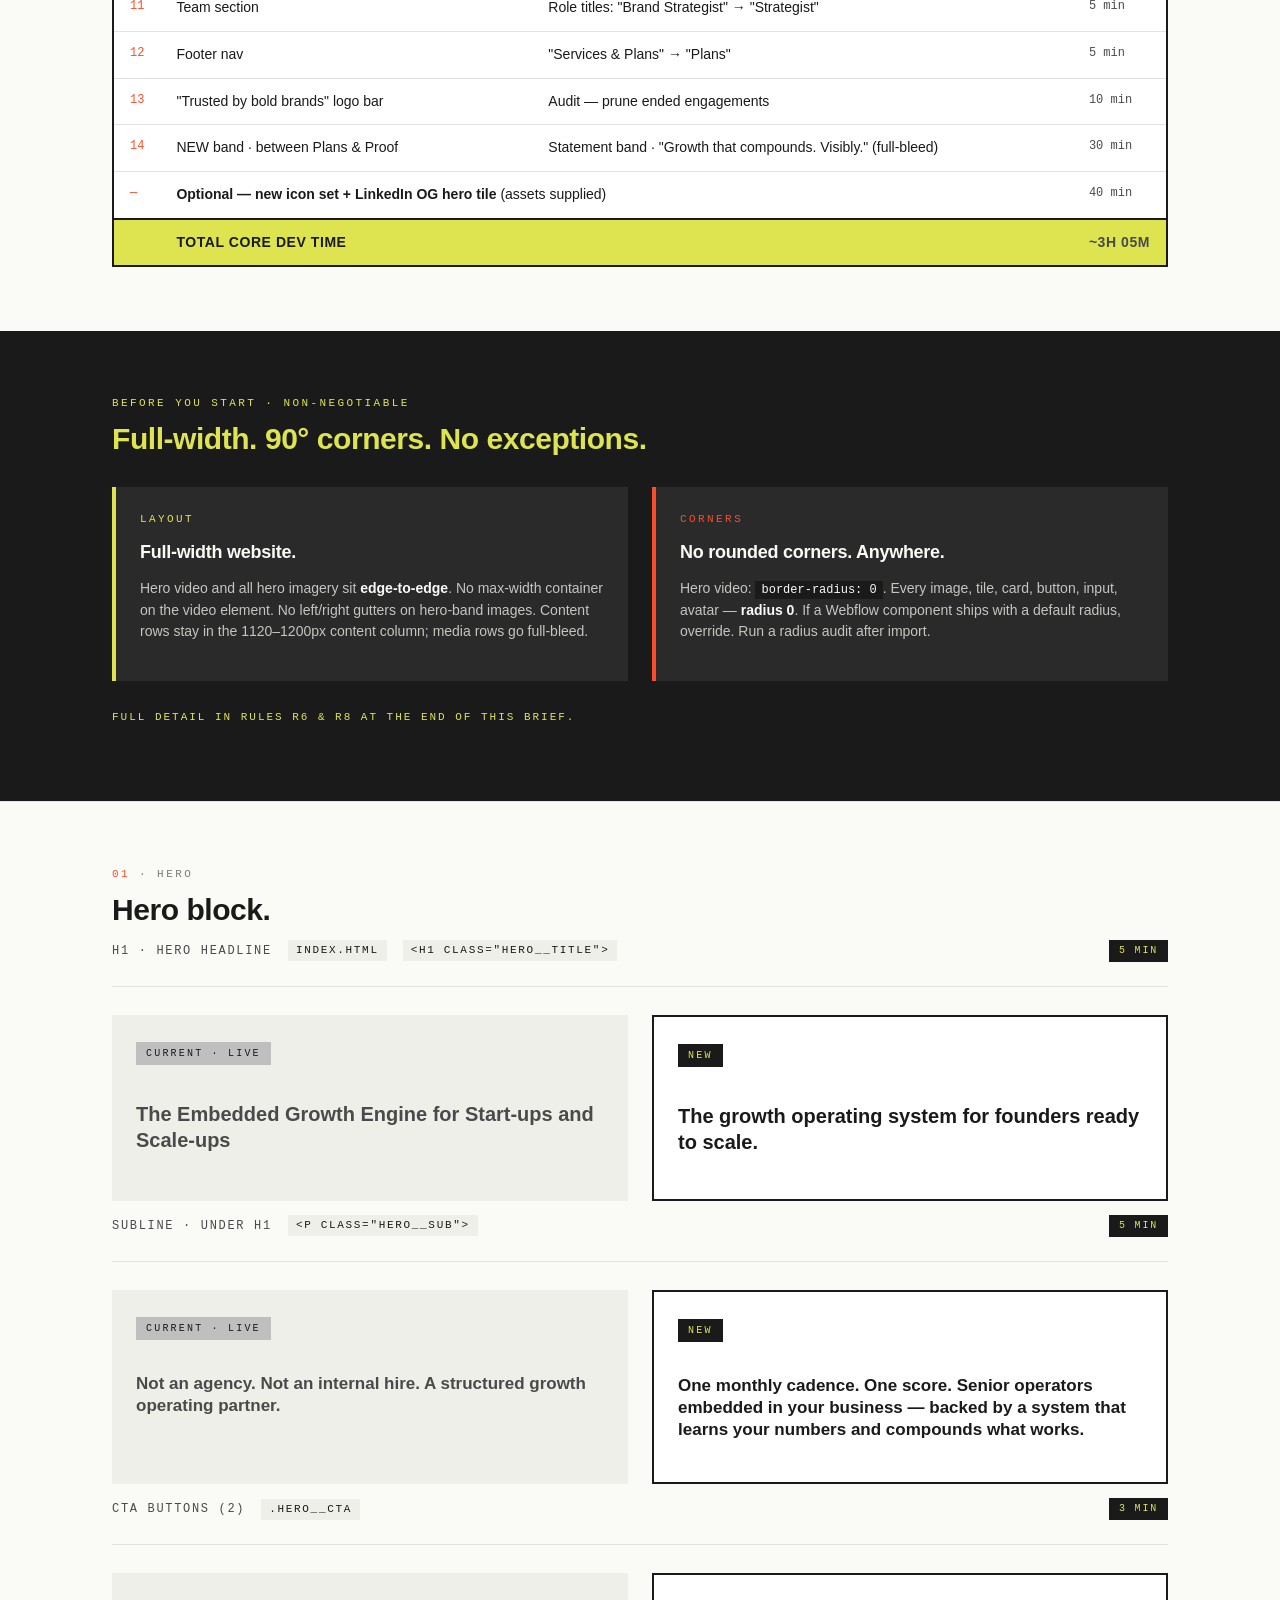
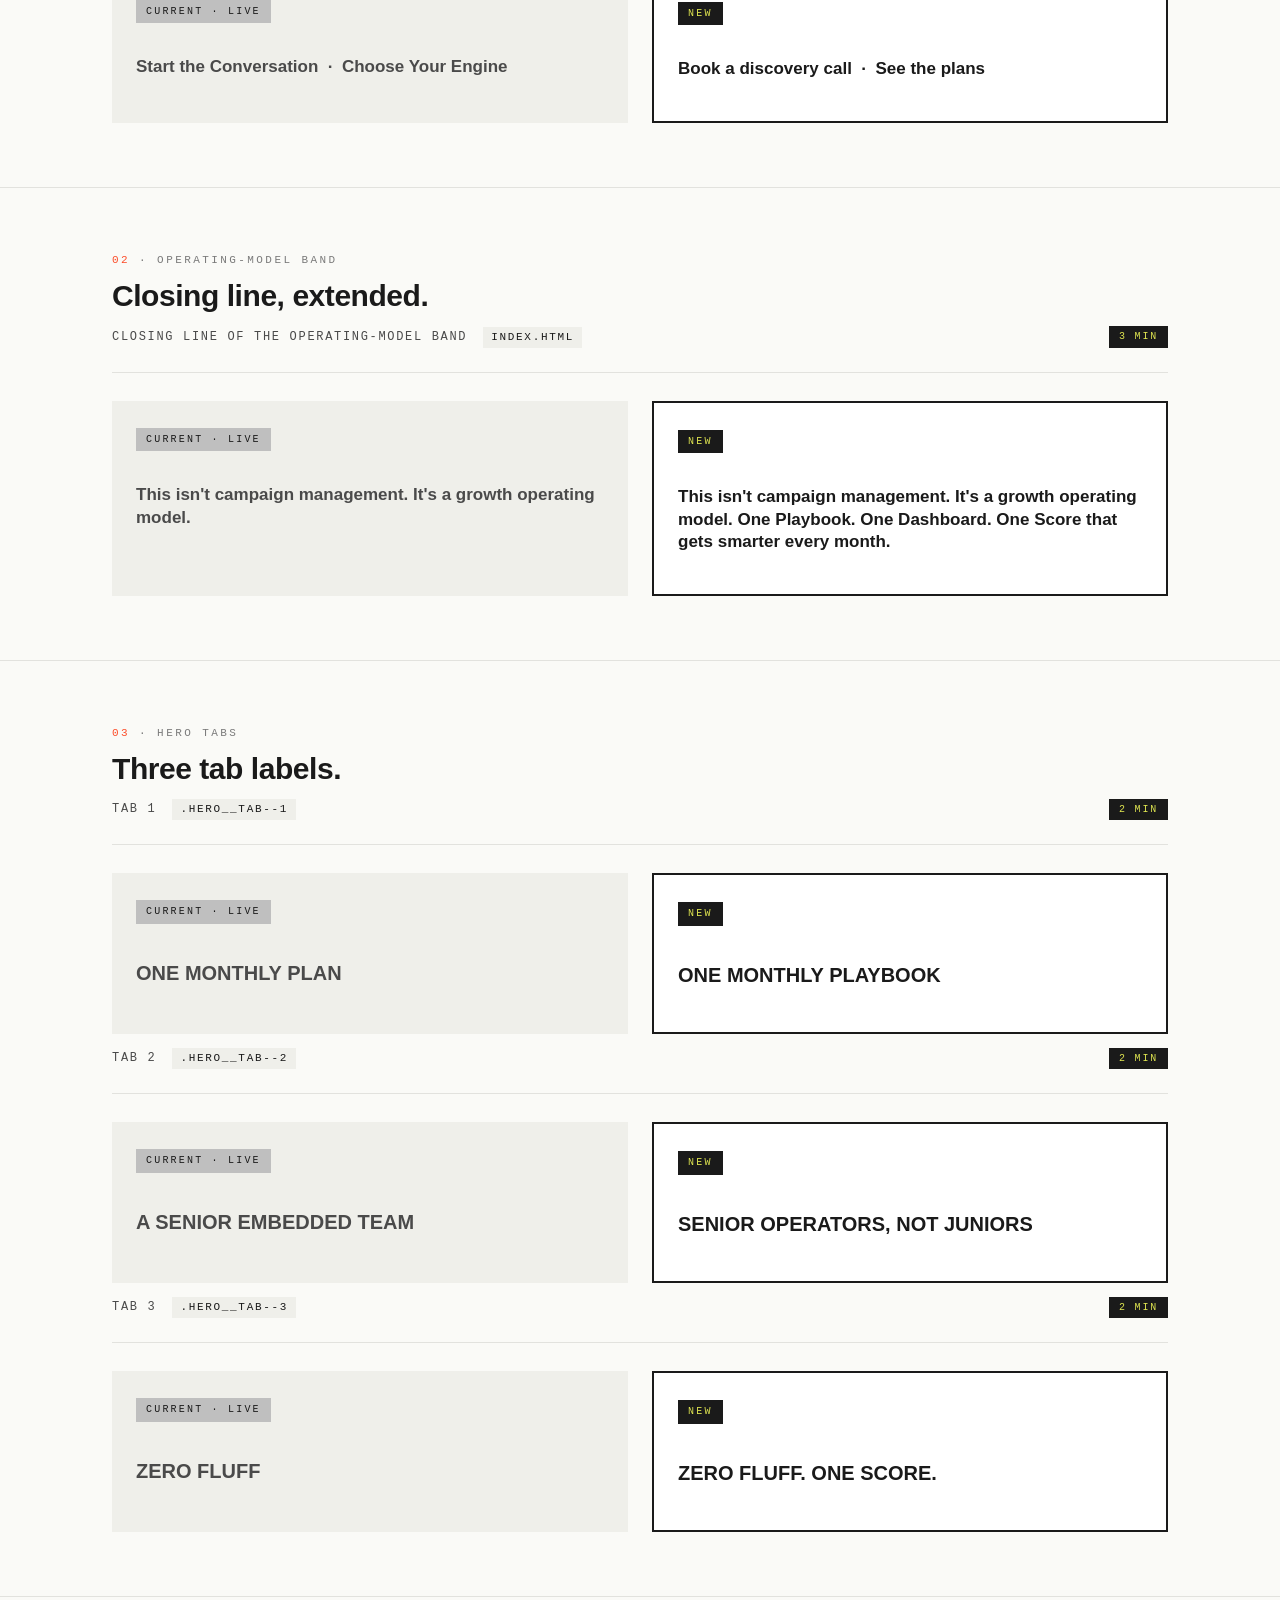
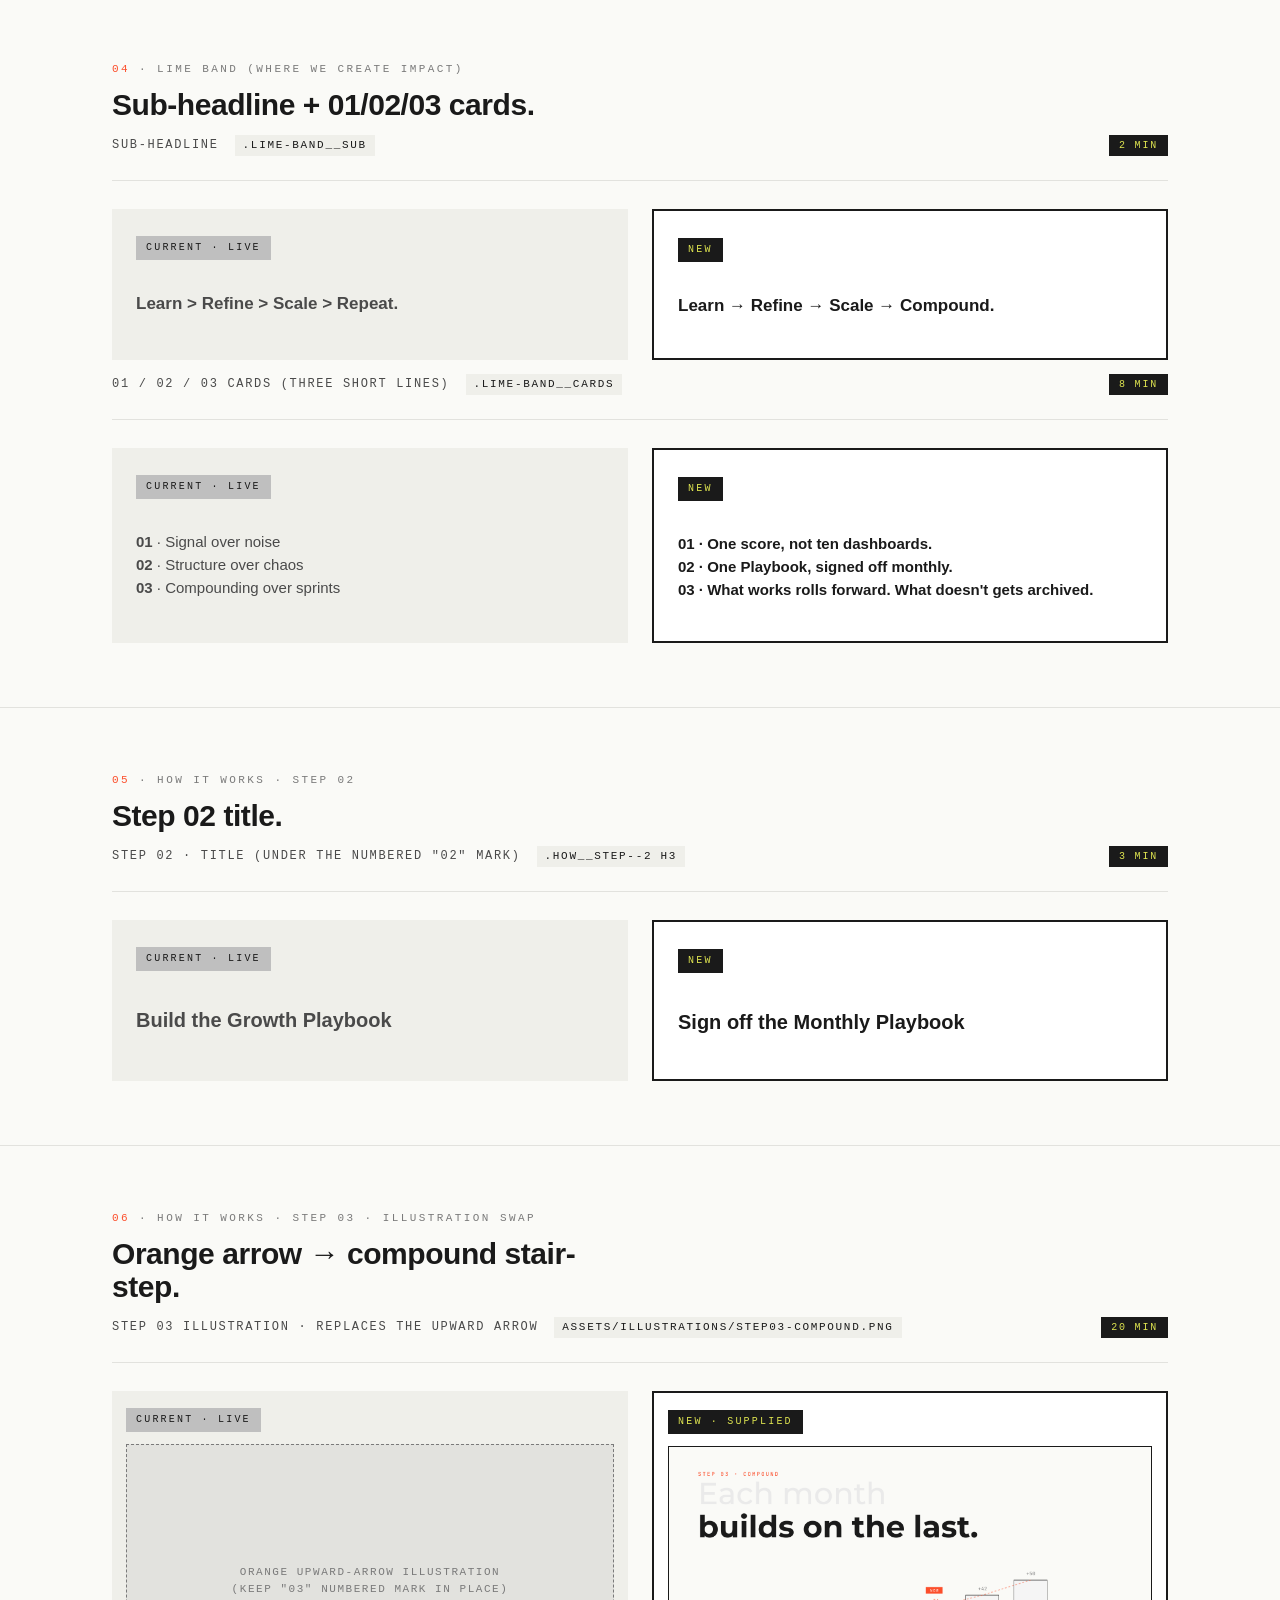
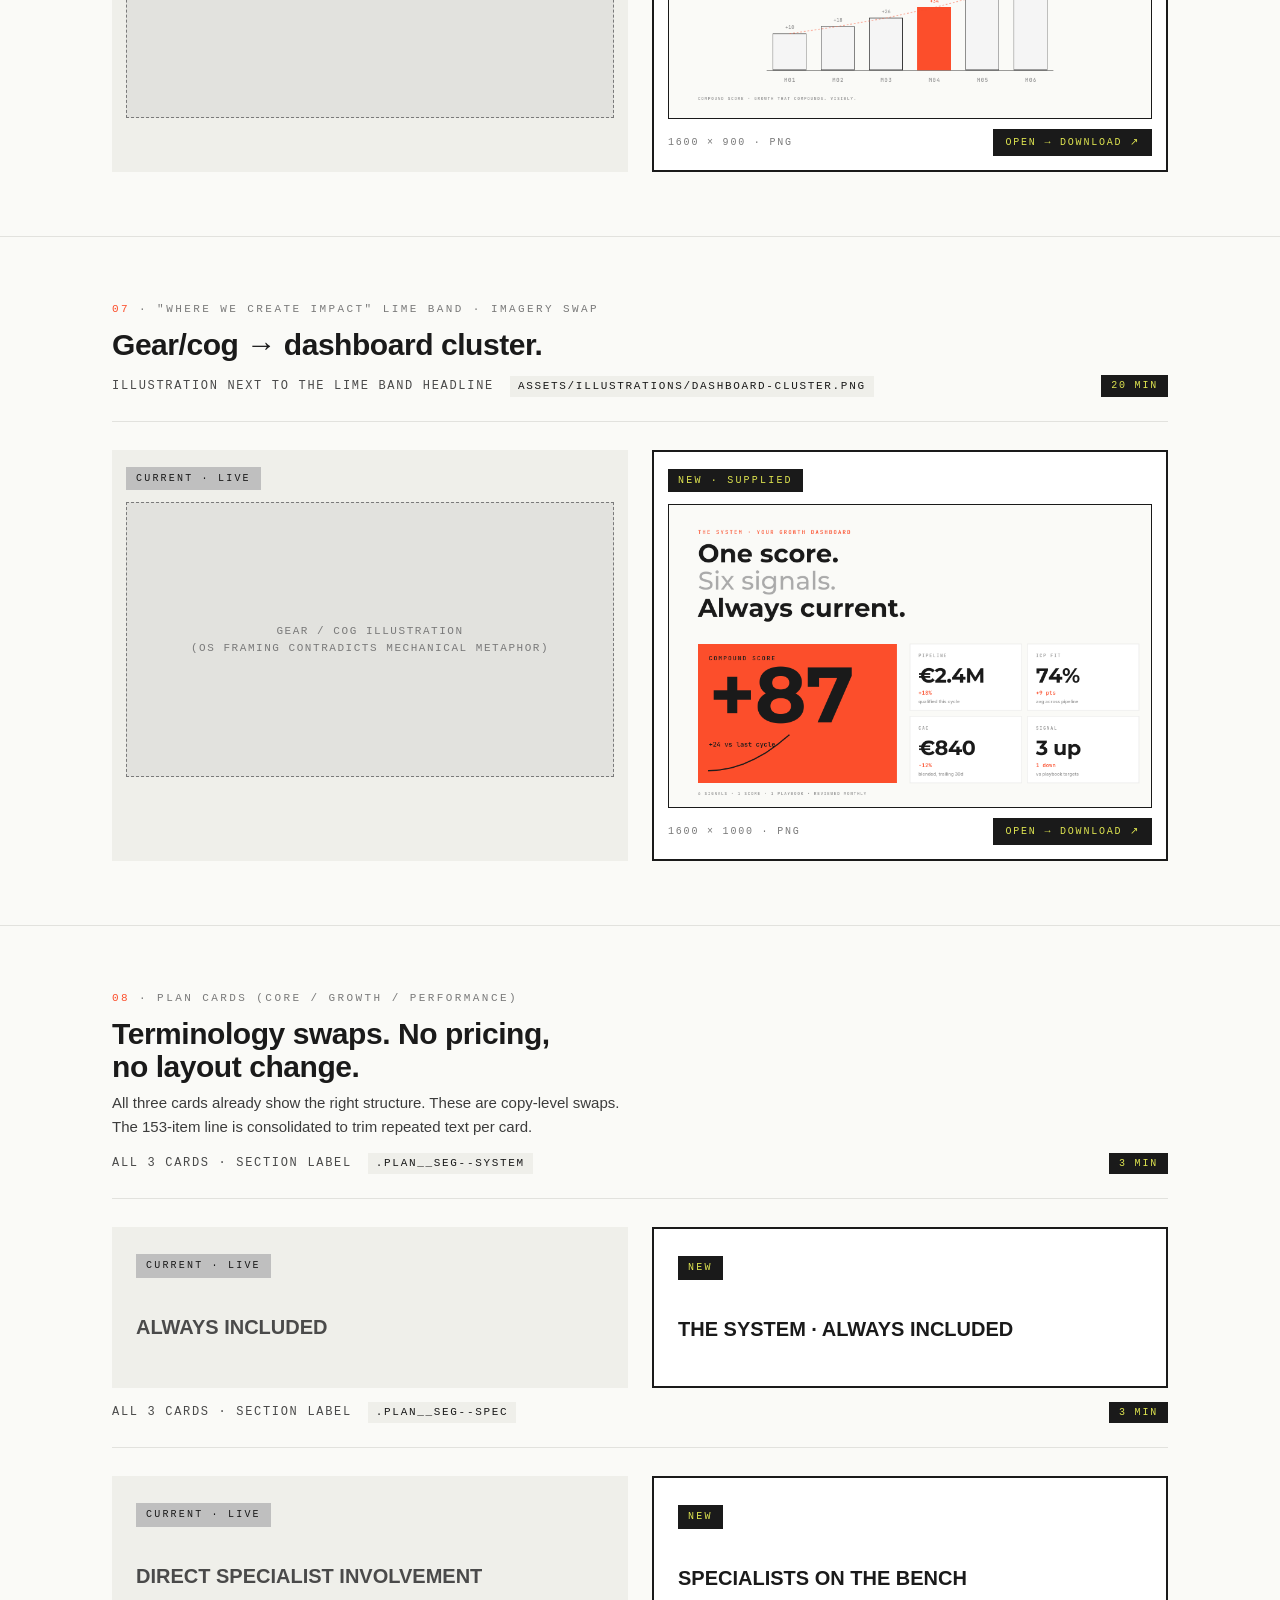
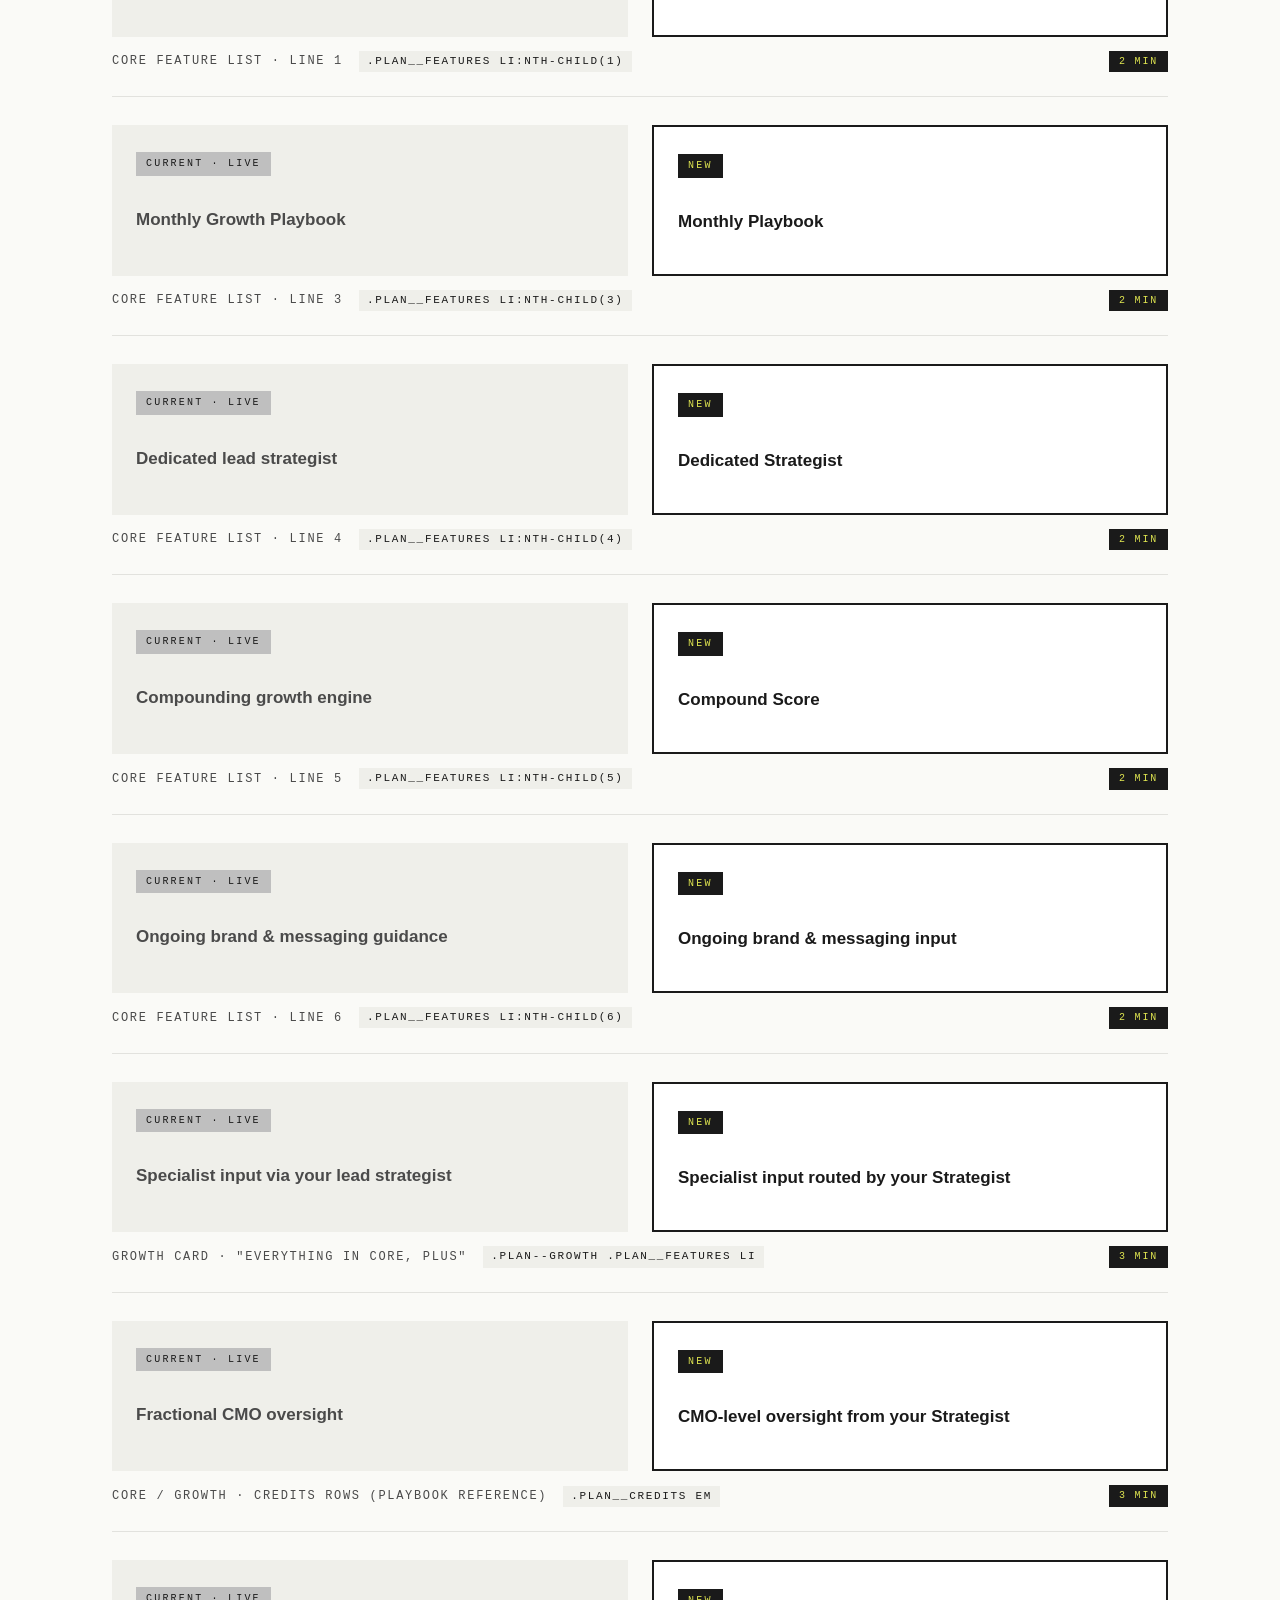
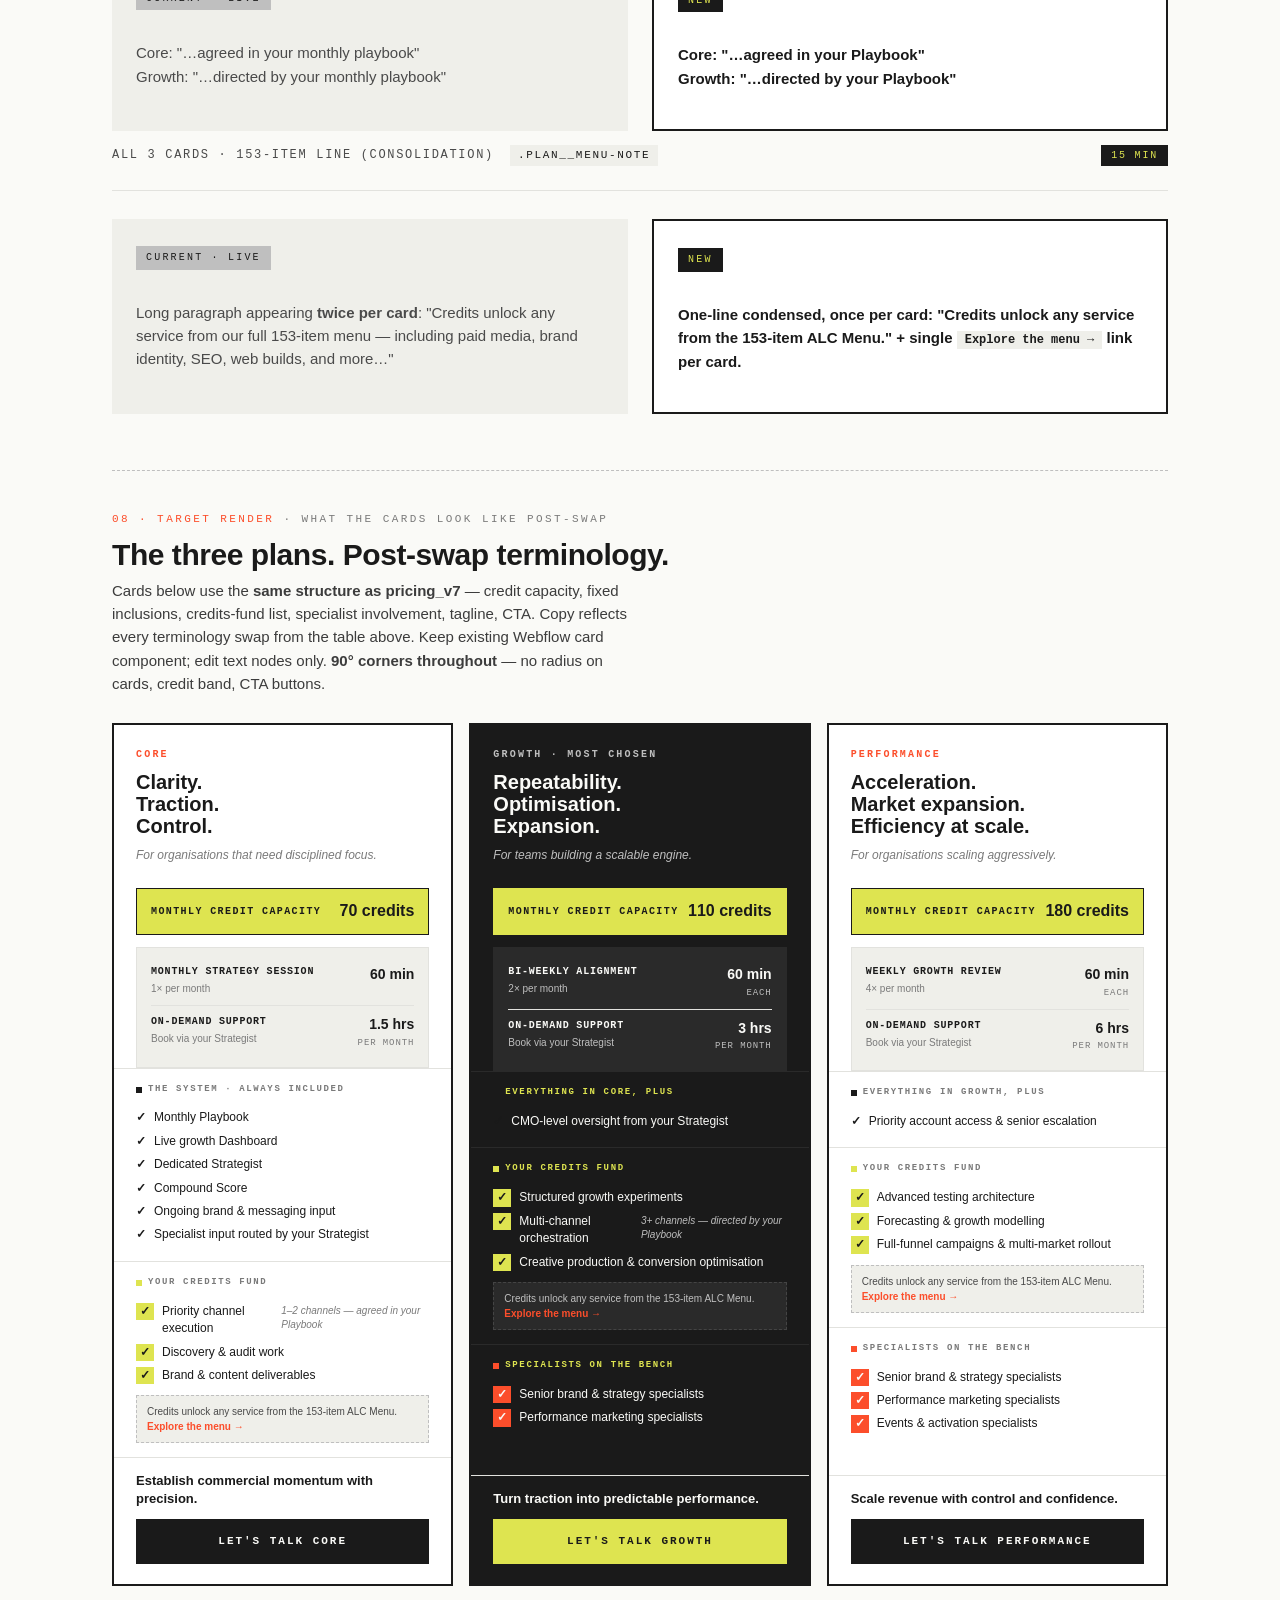
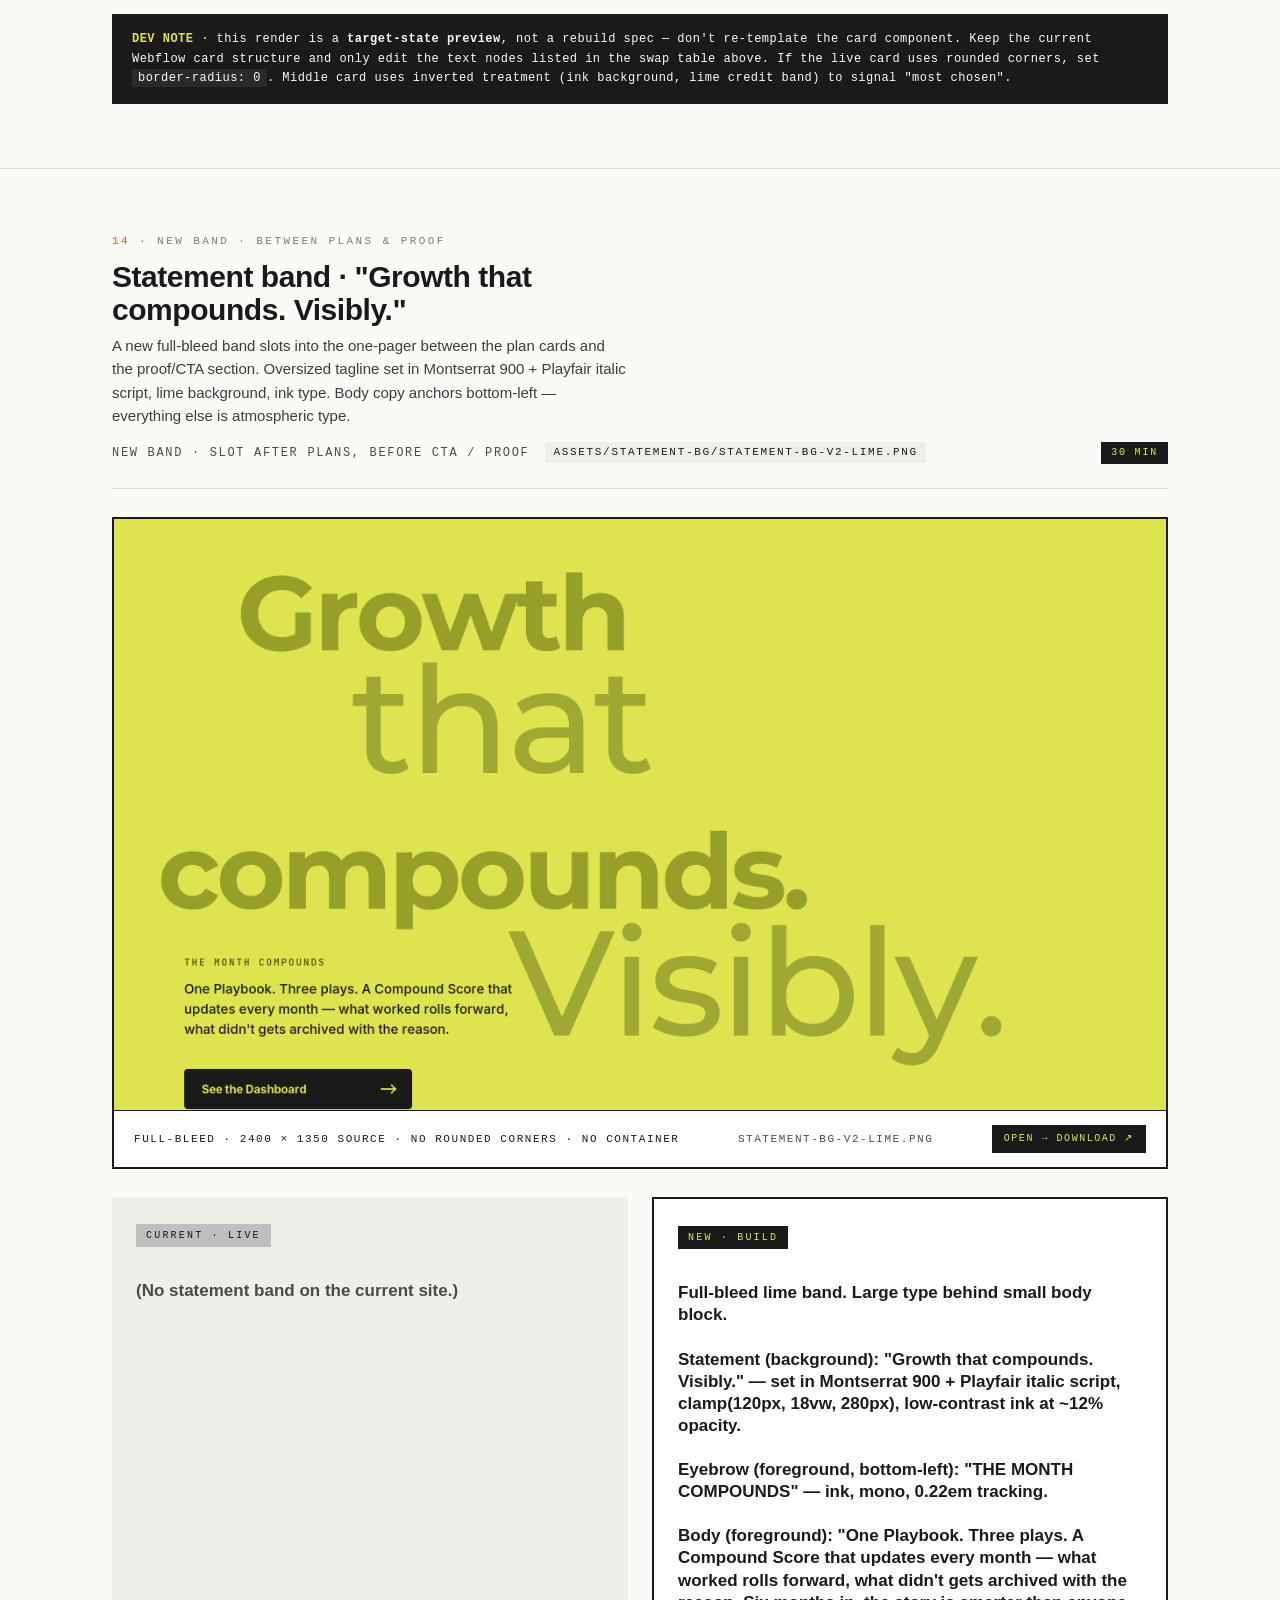
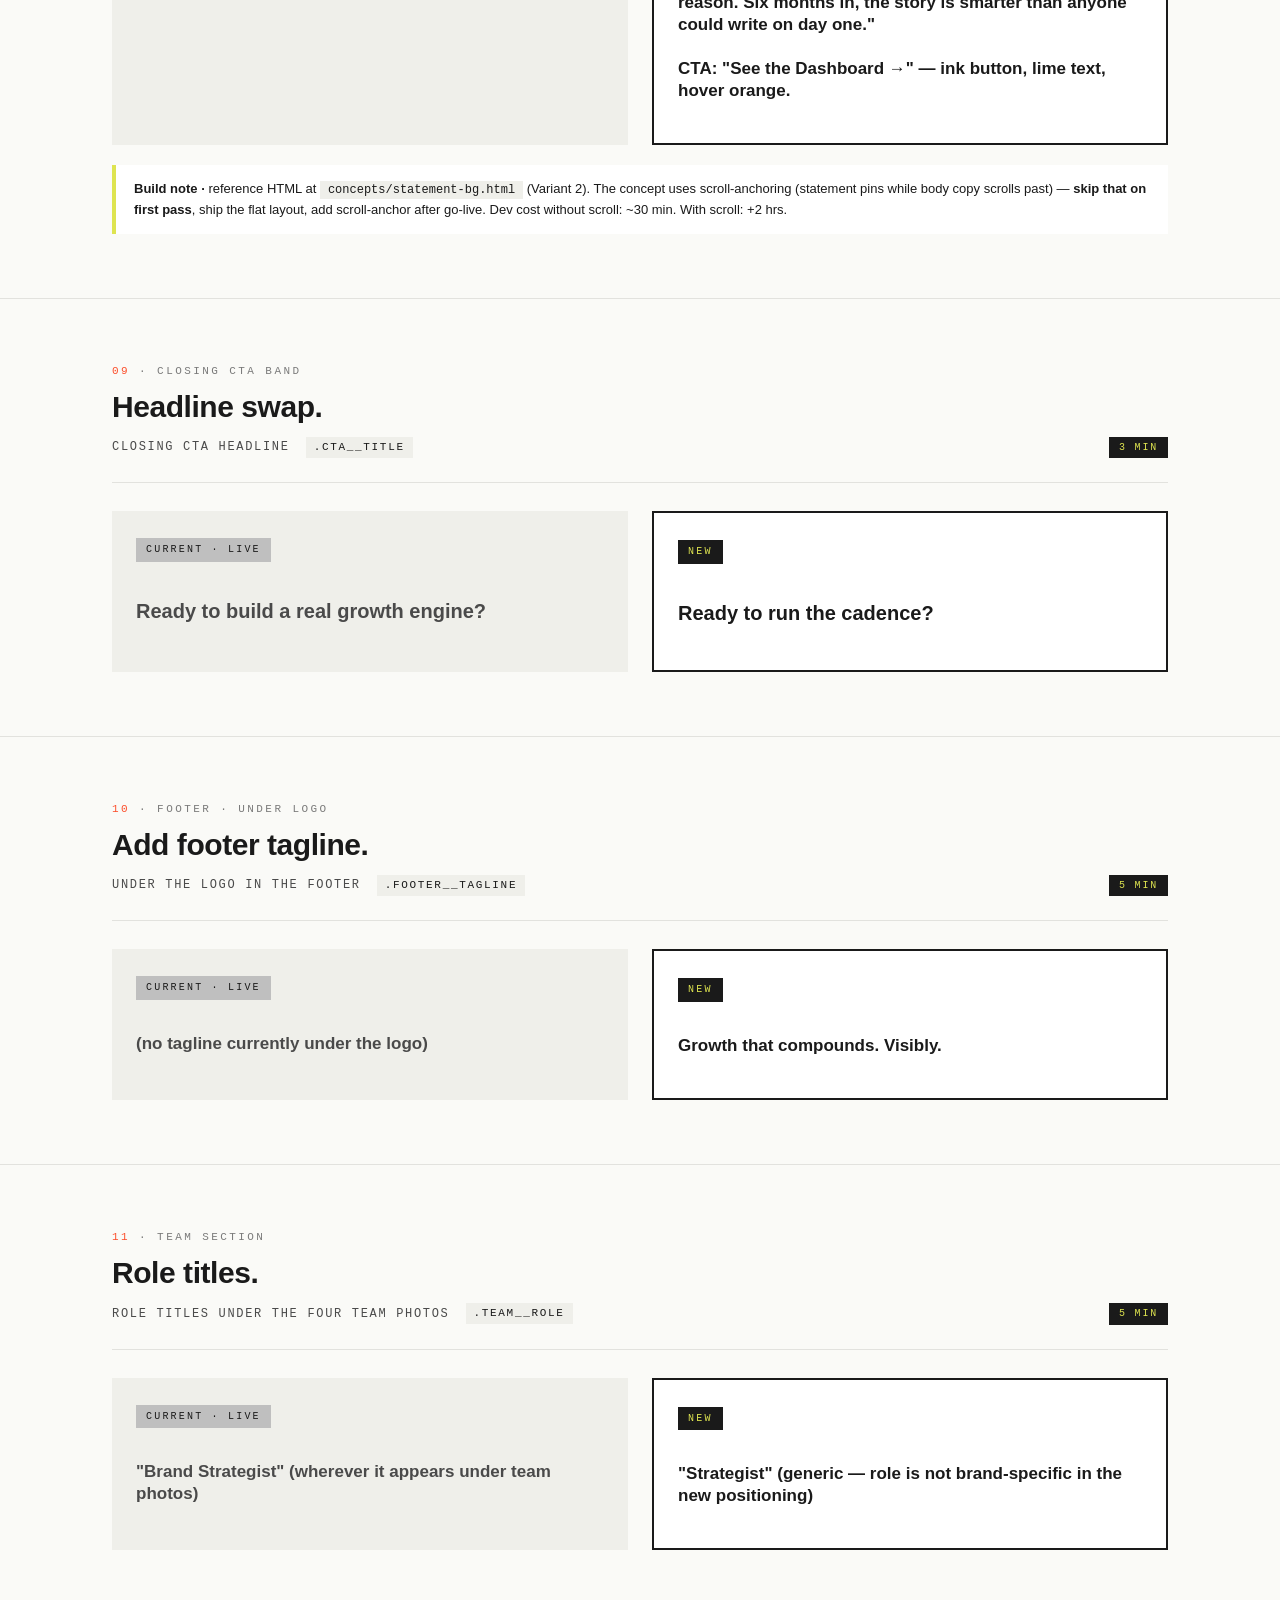
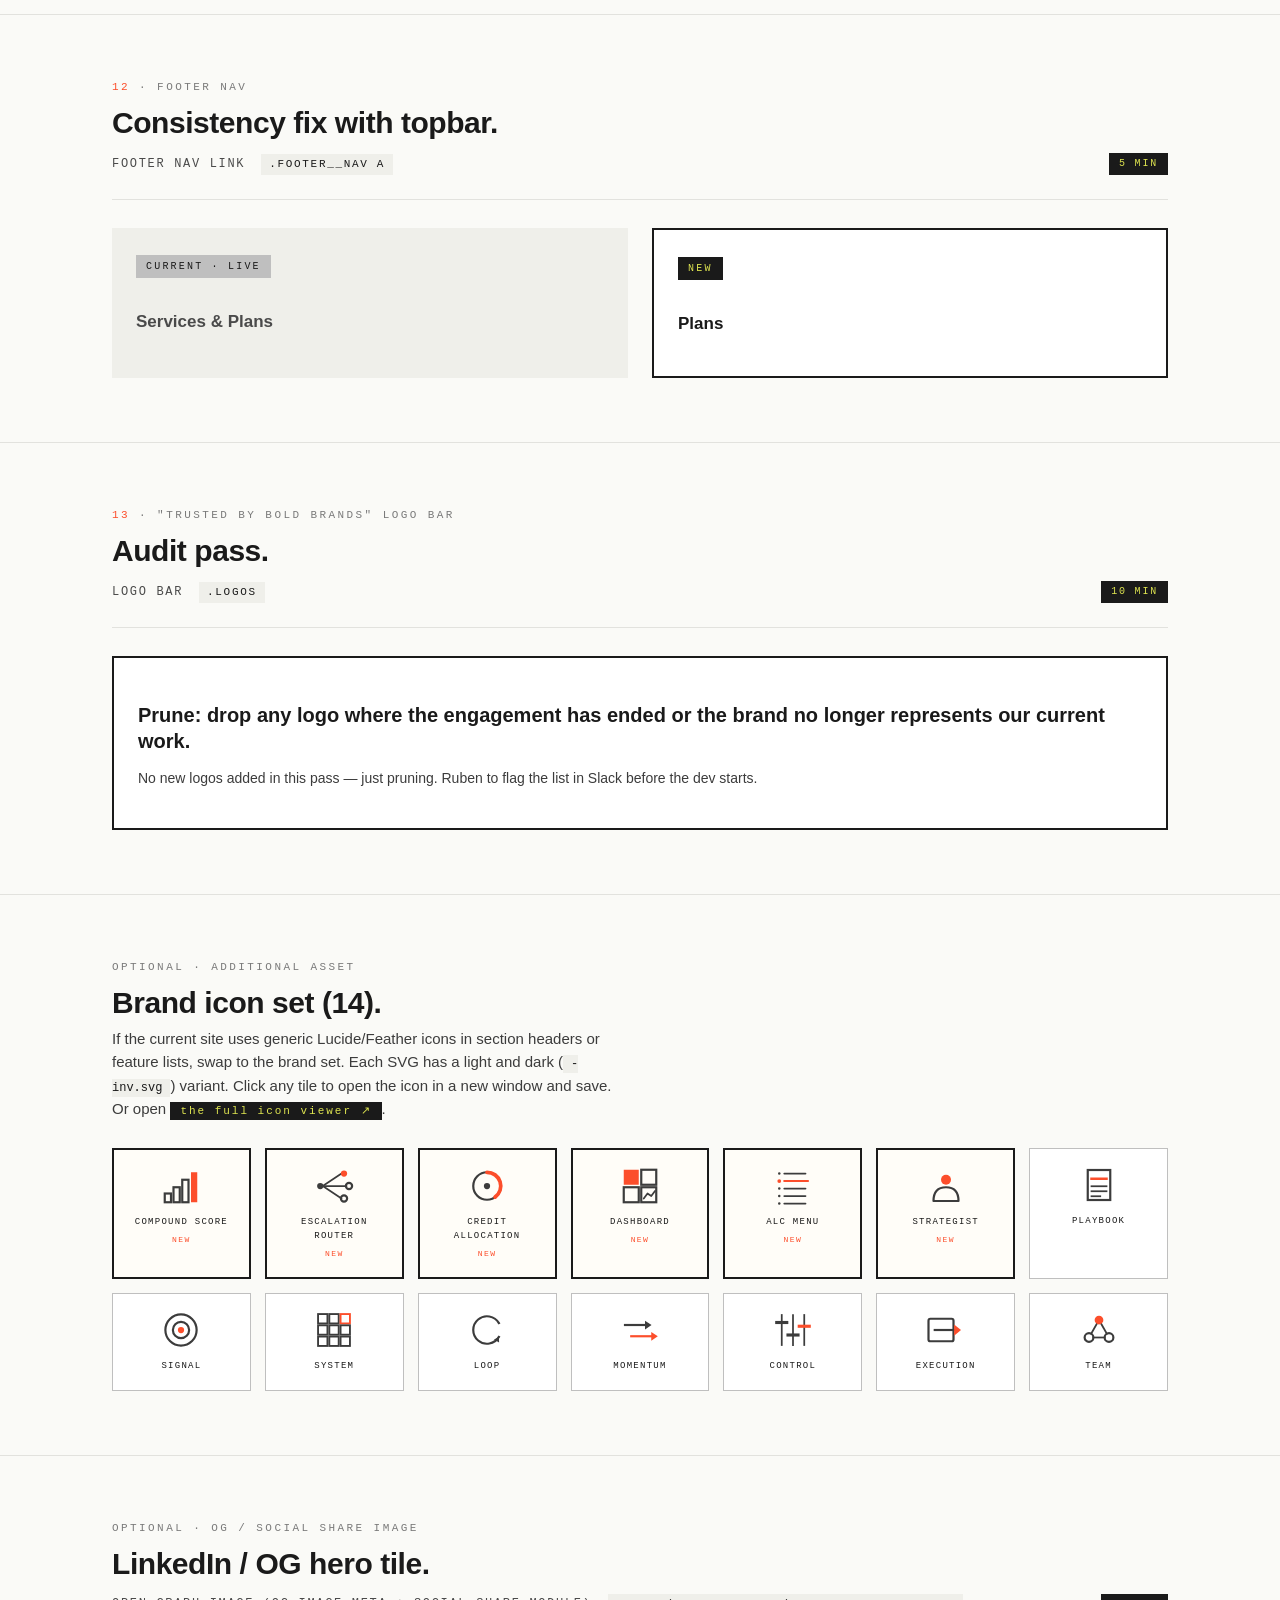
<file: developer-brief.html>
<!DOCTYPE html>
<html lang="en">
<head>
<meta charset="UTF-8">
<meta name="viewport" content="width=device-width, initial-scale=1.0">
<title>gritfuel.works · Developer Brief · v2</title>
<style>
  :root {
    --ink: #1A1A1A; --charcoal: #3C3C3C;
    --gray-700: #4A4A4A; --gray-500: #7A7A7A; --gray-300: #BFBFBF; --gray-200: #E2E2DE; --gray-100: #EFEFEA;
    --paper: #FAFAF7; --white: #FFFFFF;
    --lime: #DEE450; --orange: #FC4E2B;
    --f-display: "Montserrat", "Arial Black", sans-serif;
    --f-body: "Inter", -apple-system, "Segoe UI", sans-serif;
    --f-mono: "JetBrains Mono", ui-monospace, Menlo, monospace;
  }
  *, *::before, *::after { box-sizing: border-box; border-radius: 0 !important; }
  html, body { margin: 0; padding: 0; }
  body { font-family: var(--f-body); font-size: 15px; line-height: 1.55; color: var(--ink); background: var(--paper); -webkit-font-smoothing: antialiased; }
  img { max-width: 100%; height: auto; display: block; }
  a { color: inherit; }

  .wrap { max-width: 1120px; margin: 0 auto; padding: 0 32px; }
  .eyebrow { font-family: var(--f-mono); font-size: 11px; letter-spacing: 0.22em; text-transform: uppercase; color: var(--gray-500); }
  .eyebrow .num { color: var(--orange); }
  h1, h2, h3 { font-family: var(--f-display); letter-spacing: -0.015em; margin: 0; }
  h1 { font-weight: 900; font-size: clamp(36px, 4.8vw, 60px); line-height: 1.02; }
  h2 { font-weight: 800; font-size: 30px; line-height: 1.1; }
  h3 { font-weight: 700; font-size: 17px; line-height: 1.3; }
  code { font-family: var(--f-mono); font-size: 12px; background: var(--gray-100); padding: 2px 8px; color: var(--ink); }

  .topbar { background: var(--ink); color: var(--paper); border-bottom: 6px solid var(--lime); padding: 12px 0; }
  .topbar .wrap { display: flex; justify-content: space-between; align-items: center; font-family: var(--f-mono); font-size: 11px; letter-spacing: 0.22em; text-transform: uppercase; }
  .topbar .right { color: var(--lime); }

  .hero { padding: 72px 0 56px; }
  .hero .eyebrow { margin-bottom: 20px; }
  .hero h1 { margin-bottom: 24px; }
  .hero .lead { max-width: 62ch; color: var(--charcoal); font-size: 17px; line-height: 1.6; }
  .hero .lead b { color: var(--ink); }
  .meta { display: grid; grid-template-columns: repeat(4, 1fr); border: 2px solid var(--ink); margin-top: 48px; }
  .meta .cell { padding: 24px; border-right: 1px solid var(--ink); }
  .meta .cell:last-child { border-right: none; }
  .meta .lbl { font-family: var(--f-mono); font-size: 10px; letter-spacing: 0.2em; text-transform: uppercase; color: var(--gray-500); margin-bottom: 10px; }
  .meta .val { font-family: var(--f-display); font-weight: 900; font-size: 24px; line-height: 1.15; color: var(--ink); }

  section.blk { padding: 64px 0; border-top: 1px solid var(--gray-200); }
  section.blk .eyebrow { margin-bottom: 10px; }
  section.blk h2 { margin-bottom: 8px; max-width: 28ch; }
  section.blk .where { font-family: var(--f-mono); font-size: 12px; letter-spacing: 0.14em; text-transform: uppercase; color: var(--gray-700); margin-top: 14px; padding-bottom: 24px; border-bottom: 1px solid var(--gray-200); display: flex; gap: 16px; flex-wrap: wrap; align-items: center; }
  section.blk .where code { font-size: 11px; }
  section.blk .where .mins { background: var(--ink); color: var(--lime); padding: 3px 10px; font-size: 10px; margin-left: auto; letter-spacing: 0.18em; }

  .pair { display: grid; grid-template-columns: 1fr 1fr; gap: 24px; margin-top: 28px; }
  .pair .col { padding: 24px; }
  .pair .col.current { background: var(--gray-100); color: var(--gray-700); }
  .pair .col.new { border: 2px solid var(--ink); background: var(--white); }
  .pair .tag { font-family: var(--f-mono); font-size: 10px; letter-spacing: 0.22em; text-transform: uppercase; display: inline-block; padding: 4px 10px; margin-bottom: 16px; }
  .pair .col.current .tag { background: var(--gray-300); color: var(--ink); }
  .pair .col.new .tag { background: var(--ink); color: var(--lime); }
  .pair .body { font-family: var(--f-display); font-weight: 700; font-size: 20px; line-height: 1.3; }
  .pair .col.new .body { color: var(--ink); font-weight: 800; }
  .pair .body.sm { font-size: 17px; }
  .pair .body.xs { font-family: var(--f-body); font-size: 15px; font-weight: 500; line-height: 1.55; }

  .single { background: var(--white); border: 2px solid var(--ink); padding: 24px; margin-top: 28px; }
  .single .body { font-family: var(--f-display); font-weight: 800; font-size: 20px; line-height: 1.3; margin-bottom: 8px; }
  .single .note { color: var(--charcoal); font-size: 14px; }

  /* Image current/new pair */
  .img-pair { display: grid; grid-template-columns: 1fr 1fr; gap: 24px; margin-top: 28px; }
  .img-pair .box { padding: 14px; }
  .img-pair .box.current { background: var(--gray-100); }
  .img-pair .box.new { border: 2px solid var(--ink); background: var(--white); }
  .img-pair .box .tag { font-family: var(--f-mono); font-size: 10px; letter-spacing: 0.22em; text-transform: uppercase; display: inline-block; padding: 4px 10px; margin-bottom: 12px; }
  .img-pair .box.current .tag { background: var(--gray-300); color: var(--ink); }
  .img-pair .box.new .tag { background: var(--ink); color: var(--lime); }
  .img-pair .placeholder { background: var(--gray-200); aspect-ratio: 16 / 9; display: flex; align-items: center; justify-content: center; color: var(--gray-500); font-family: var(--f-mono); font-size: 11px; letter-spacing: 0.14em; text-transform: uppercase; border: 1px dashed var(--gray-500); text-align: center; padding: 16px; }
  .img-pair a.thumb { display: block; text-decoration: none; position: relative; }
  .img-pair a.thumb img { border: 1px solid var(--ink); display: block; }
  .img-pair a.thumb .openbar { margin-top: 10px; display: flex; justify-content: space-between; align-items: center; font-family: var(--f-mono); font-size: 10px; letter-spacing: 0.18em; text-transform: uppercase; }
  .img-pair a.thumb .openbar .lnk { background: var(--ink); color: var(--lime); padding: 6px 12px; }
  .img-pair a.thumb .openbar .dim { color: var(--gray-500); }

  /* Standalone image block */
  .img-block { margin-top: 28px; background: var(--white); border: 2px solid var(--ink); }
  .img-block a { display: block; text-decoration: none; }
  .img-block a img { width: 100%; display: block; }
  .img-block .caption { padding: 14px 20px; border-top: 1px solid var(--ink); font-family: var(--f-mono); font-size: 11px; letter-spacing: 0.14em; text-transform: uppercase; display: flex; justify-content: space-between; flex-wrap: wrap; gap: 12px; align-items: center; }
  .img-block .caption .file { color: var(--gray-700); }
  .img-block .caption .lnk { background: var(--ink); color: var(--lime); padding: 6px 12px; font-size: 10px; }

  table.punch { width: 100%; border-collapse: collapse; margin-top: 32px; border: 2px solid var(--ink); background: var(--white); }
  table.punch th, table.punch td { padding: 12px 16px; text-align: left; border-bottom: 1px solid var(--gray-200); font-size: 14px; vertical-align: top; }
  table.punch th { background: var(--ink); color: var(--lime); font-family: var(--f-mono); font-size: 11px; letter-spacing: 0.18em; text-transform: uppercase; font-weight: 500; }
  table.punch .n { color: var(--orange); font-family: var(--f-mono); font-size: 12px; width: 40px; }
  table.punch .t { color: var(--gray-700); font-family: var(--f-mono); font-size: 12px; width: 80px; white-space: nowrap; }
  table.punch tr:last-child td { border-bottom: none; }
  table.punch tr.total td { background: var(--lime); font-weight: 700; font-family: var(--f-display); font-size: 14px; letter-spacing: 0.04em; text-transform: uppercase; border-top: 2px solid var(--ink); }

  .icon-grid { display: grid; grid-template-columns: repeat(7, 1fr); gap: 14px; margin-top: 28px; }
  .icon-grid a { display: block; text-decoration: none; background: var(--white); border: 1px solid var(--gray-300); padding: 16px; text-align: center; color: inherit; }
  .icon-grid a.new { border: 2px solid var(--ink); background: #FFFDF8; }
  .icon-grid a img { width: 40px; height: 40px; margin: 0 auto 10px; }
  .icon-grid a .name { font-family: var(--f-mono); font-size: 9px; letter-spacing: 0.14em; text-transform: uppercase; color: var(--ink); }
  .icon-grid a .flag { font-family: var(--f-mono); font-size: 8px; letter-spacing: 0.18em; color: var(--orange); margin-top: 4px; }

  .rules { background: var(--ink); color: var(--paper); padding: 56px 0; margin-top: 48px; }
  .rules h2 { color: var(--lime); margin-bottom: 24px; }
  .rules .eyebrow { color: var(--lime); margin-bottom: 14px; }
  .rules ul { list-style: none; padding: 0; margin: 0; }
  .rules li { padding: 18px 0; border-bottom: 1px solid #2A2A2A; display: grid; grid-template-columns: 42px 1fr; gap: 16px; }
  .rules li:last-child { border-bottom: none; }
  .rules .mk { font-family: var(--f-mono); font-size: 11px; color: var(--lime); letter-spacing: 0.14em; }
  .rules li h3 { color: var(--paper); margin-bottom: 6px; font-size: 15px; }
  .rules li .d { color: #C5C5C0; font-size: 14px; line-height: 1.55; }
  .rules li .d b { color: var(--paper); }
  .rules li .d .mark-lime { background: var(--lime); color: var(--ink); padding: 0 6px; font-weight: 700; }
  .rules li .d .mark-orange { background: var(--orange); color: var(--paper); padding: 0 6px; font-weight: 700; }
  .rules li .d .mark-ink { background: var(--paper); color: var(--ink); padding: 0 6px; font-weight: 700; }

  .checklist { background: var(--white); border: 2px solid var(--ink); padding: 32px; margin-top: 32px; }
  .checklist h3 { font-size: 20px; margin-bottom: 16px; }
  .checklist ol { list-style: none; padding: 0; margin: 0; counter-reset: step; }
  .checklist ol li { padding: 12px 0 12px 44px; position: relative; counter-increment: step; border-bottom: 1px solid var(--gray-200); font-size: 14.5px; }
  .checklist ol li:last-child { border-bottom: none; }
  .checklist ol li::before { content: counter(step, decimal-leading-zero); position: absolute; left: 0; top: 14px; font-family: var(--f-mono); font-size: 11px; background: var(--lime); color: var(--ink); padding: 2px 6px; letter-spacing: 0.1em; }

  footer { background: var(--ink); color: var(--gray-300); padding: 40px 0; font-family: var(--f-mono); font-size: 11px; letter-spacing: 0.18em; text-transform: uppercase; }
  footer .wrap { display: flex; justify-content: space-between; flex-wrap: wrap; gap: 12px; }

  @media (max-width: 760px) {
    .meta { grid-template-columns: 1fr 1fr; }
    .meta .cell { border-right: none; border-bottom: 1px solid var(--ink); }
    .pair, .img-pair { grid-template-columns: 1fr; }
    .icon-grid { grid-template-columns: repeat(3, 1fr); }
  }
</style>
</head>
<body>

<div class="topbar">
  <div class="wrap">
    <span>gritfuel.works · dev brief · for taffy &amp; fidel</span>
    <span class="right">handoff · mon 20 apr am · go-live · mon 20 apr cob</span>
  </div>
</div>

<section class="hero">
  <div class="wrap">
    <div class="eyebrow">refinement brief · for taffy &amp; fidel</div>
    <h1>Section-by-section walk.<br>Current site, then new copy.</h1>
    <p class="lead">
      <b>Taffy &amp; Fidel —</b> this is not a rebuild. Keep the current site structure, CMS bindings, and section IDs exactly as they are.
      Swap the copy, icons, and illustrations listed below. Locations follow the live-site scroll order.
      Visual styling rules (bold / highlighted accents) are documented once, at the end of the brief.
      <br><br>
      <b>Visual assets:</b> click any image or icon to open a full-size viewer in a new window — right-click from there to save.
      <br><br>
      <b style="background: var(--orange); color: var(--paper); padding: 2px 8px;">SAME-DAY SHIP ·</b>
      dev handoff <b>Monday 20 April, AM (today)</b> — go-live <b>Monday 20 April, COB (today)</b>.
      One working day. Focus on the 12 copy swaps + 2 illustration swaps first; the new statement band (Section 14) and the optional icons / OG tile ship only if time allows.
    </p>

    <div class="meta">
      <div class="cell"><div class="lbl">Scope</div><div class="val">12 copy swaps<br>+ 2 image swaps<br>+ 1 new band<br>+ 1 audit</div></div>
      <div class="cell"><div class="lbl">Optional assets</div><div class="val">14 icons<br>+ 1 OG tile</div></div>
      <div class="cell"><div class="lbl">Dev handoff</div><div class="val" style="color: var(--orange);">MON 20 APR<br>AM · NOW</div></div>
      <div class="cell"><div class="lbl">Go-live</div><div class="val" style="color: var(--orange);">MON 20 APR<br>COB · TODAY</div></div>
    </div>
  </div>
</section>

<section class="blk" style="padding-top: 32px;">
  <div class="wrap">
    <div class="eyebrow">summary</div>
    <h2>Punch list.</h2>
    <table class="punch">
      <thead>
        <tr><th class="n">#</th><th>Where on the live site</th><th>Change</th><th class="t">Time</th></tr>
      </thead>
      <tbody>
        <tr><td class="n">01</td><td>Hero</td><td>H1 + subline + CTA labels</td><td class="t">13 min</td></tr>
        <tr><td class="n">02</td><td>Operating-model band</td><td>Closing line extended</td><td class="t">3 min</td></tr>
        <tr><td class="n">03</td><td>Hero tabs (3)</td><td>Tab labels retitled</td><td class="t">6 min</td></tr>
        <tr><td class="n">04</td><td>Lime band (sub-head + 01/02/03 cards)</td><td>Sub-head + card copy</td><td class="t">10 min</td></tr>
        <tr><td class="n">05</td><td>How It Works · step 02 title</td><td>Retitle</td><td class="t">3 min</td></tr>
        <tr><td class="n">06</td><td>How It Works · step 03 illustration</td><td>Swap arrow → compound stair-step</td><td class="t">20 min</td></tr>
        <tr><td class="n">07</td><td>"Where We Create Impact" lime band</td><td>Swap gear → dashboard cluster</td><td class="t">20 min</td></tr>
        <tr><td class="n">08</td><td>Plan cards (Core / Growth / Performance)</td><td>Terminology + 153-item consolidation</td><td class="t">37 min</td></tr>
        <tr><td class="n">09</td><td>Closing CTA band</td><td>Copy swap</td><td class="t">3 min</td></tr>
        <tr><td class="n">10</td><td>Footer · under logo</td><td>Add tagline</td><td class="t">5 min</td></tr>
        <tr><td class="n">11</td><td>Team section</td><td>Role titles: "Brand Strategist" → "Strategist"</td><td class="t">5 min</td></tr>
        <tr><td class="n">12</td><td>Footer nav</td><td>"Services &amp; Plans" → "Plans"</td><td class="t">5 min</td></tr>
        <tr><td class="n">13</td><td>"Trusted by bold brands" logo bar</td><td>Audit — prune ended engagements</td><td class="t">10 min</td></tr>
        <tr><td class="n">14</td><td>NEW band · between Plans &amp; Proof</td><td>Statement band · "Growth that compounds. Visibly." (full-bleed)</td><td class="t">30 min</td></tr>
        <tr><td class="n">—</td><td colspan="2"><b>Optional — new icon set + LinkedIn OG hero tile</b> (assets supplied)</td><td class="t">40 min</td></tr>
        <tr class="total"><td></td><td>Total core dev time</td><td></td><td class="t">~3h 05m</td></tr>
      </tbody>
    </table>
  </div>
</section>

<!-- BUILD PRINCIPLES · full-width + 90° corners -->
<section class="blk" style="background: var(--ink); color: var(--paper); border-top: none;">
  <div class="wrap">
    <div class="eyebrow" style="color: var(--lime);">before you start · non-negotiable</div>
    <h2 style="color: var(--lime); max-width: 36ch;">Full-width. 90° corners. No exceptions.</h2>
    <div style="display: grid; grid-template-columns: 1fr 1fr; gap: 24px; margin-top: 32px;">
      <div style="background: #2A2A2A; padding: 24px; border-left: 4px solid var(--lime);">
        <div style="font-family: var(--f-mono); font-size: 11px; letter-spacing: 0.22em; text-transform: uppercase; color: var(--lime); margin-bottom: 12px;">Layout</div>
        <h3 style="color: var(--paper); font-size: 18px; margin-bottom: 10px;">Full-width website.</h3>
        <p style="color: #C5C5C0; font-size: 14px; line-height: 1.55;">Hero video and all hero imagery sit <b style="color: var(--paper);">edge-to-edge</b>. No max-width container on the video element. No left/right gutters on hero-band images. Content rows stay in the 1120–1200px content column; media rows go full-bleed.</p>
      </div>
      <div style="background: #2A2A2A; padding: 24px; border-left: 4px solid var(--orange);">
        <div style="font-family: var(--f-mono); font-size: 11px; letter-spacing: 0.22em; text-transform: uppercase; color: var(--orange); margin-bottom: 12px;">Corners</div>
        <h3 style="color: var(--paper); font-size: 18px; margin-bottom: 10px;">No rounded corners. Anywhere.</h3>
        <p style="color: #C5C5C0; font-size: 14px; line-height: 1.55;">Hero video: <code style="background: #1A1A1A; color: var(--paper); padding: 2px 6px;">border-radius: 0</code>. Every image, tile, card, button, input, avatar — <b style="color: var(--paper);">radius 0</b>. If a Webflow component ships with a default radius, override. Run a radius audit after import.</p>
      </div>
    </div>
    <p style="font-family: var(--f-mono); font-size: 11px; letter-spacing: 0.18em; text-transform: uppercase; color: var(--lime); margin-top: 28px;">full detail in rules R6 &amp; R8 at the end of this brief.</p>
  </div>
</section>

<!-- 01 · HERO -->
<section class="blk">
  <div class="wrap">
    <div class="eyebrow"><span class="num">01</span> · hero</div>
    <h2>Hero block.</h2>

    <div class="where"><span>H1 · hero headline</span><code>index.html</code><code>&lt;h1 class="hero__title"&gt;</code><span class="mins">5 min</span></div>
    <div class="pair">
      <div class="col current"><span class="tag">Current · live</span><p class="body">The Embedded Growth Engine for Start-ups and Scale-ups</p></div>
      <div class="col new"><span class="tag">New</span><p class="body">The growth operating system for founders ready to scale.</p></div>
    </div>

    <div class="where"><span>Subline · under H1</span><code>&lt;p class="hero__sub"&gt;</code><span class="mins">5 min</span></div>
    <div class="pair">
      <div class="col current"><span class="tag">Current · live</span><p class="body sm">Not an agency. Not an internal hire. A structured growth operating partner.</p></div>
      <div class="col new"><span class="tag">New</span><p class="body sm">One monthly cadence. One score. Senior operators embedded in your business — backed by a system that learns your numbers and compounds what works.</p></div>
    </div>

    <div class="where"><span>CTA buttons (2)</span><code>.hero__cta</code><span class="mins">3 min</span></div>
    <div class="pair">
      <div class="col current"><span class="tag">Current · live</span><p class="body sm">Start the Conversation &nbsp;·&nbsp; Choose Your Engine</p></div>
      <div class="col new"><span class="tag">New</span><p class="body sm">Book a discovery call &nbsp;·&nbsp; See the plans</p></div>
    </div>
  </div>
</section>

<!-- 02 · OPERATING MODEL BAND -->
<section class="blk">
  <div class="wrap">
    <div class="eyebrow"><span class="num">02</span> · operating-model band</div>
    <h2>Closing line, extended.</h2>

    <div class="where"><span>Closing line of the operating-model band</span><code>index.html</code><span class="mins">3 min</span></div>
    <div class="pair">
      <div class="col current"><span class="tag">Current · live</span><p class="body sm">This isn't campaign management. It's a growth operating model.</p></div>
      <div class="col new"><span class="tag">New</span><p class="body sm">This isn't campaign management. It's a growth operating model. One Playbook. One Dashboard. One Score that gets smarter every month.</p></div>
    </div>
  </div>
</section>

<!-- 03 · TABS -->
<section class="blk">
  <div class="wrap">
    <div class="eyebrow"><span class="num">03</span> · hero tabs</div>
    <h2>Three tab labels.</h2>

    <div class="where"><span>Tab 1</span><code>.hero__tab--1</code><span class="mins">2 min</span></div>
    <div class="pair">
      <div class="col current"><span class="tag">Current · live</span><p class="body">ONE MONTHLY PLAN</p></div>
      <div class="col new"><span class="tag">New</span><p class="body">ONE MONTHLY PLAYBOOK</p></div>
    </div>

    <div class="where"><span>Tab 2</span><code>.hero__tab--2</code><span class="mins">2 min</span></div>
    <div class="pair">
      <div class="col current"><span class="tag">Current · live</span><p class="body">A SENIOR EMBEDDED TEAM</p></div>
      <div class="col new"><span class="tag">New</span><p class="body">SENIOR OPERATORS, NOT JUNIORS</p></div>
    </div>

    <div class="where"><span>Tab 3</span><code>.hero__tab--3</code><span class="mins">2 min</span></div>
    <div class="pair">
      <div class="col current"><span class="tag">Current · live</span><p class="body">ZERO FLUFF</p></div>
      <div class="col new"><span class="tag">New</span><p class="body">ZERO FLUFF. ONE SCORE.</p></div>
    </div>
  </div>
</section>

<!-- 04 · LIME BAND -->
<section class="blk">
  <div class="wrap">
    <div class="eyebrow"><span class="num">04</span> · lime band (where we create impact)</div>
    <h2>Sub-headline + 01/02/03 cards.</h2>

    <div class="where"><span>Sub-headline</span><code>.lime-band__sub</code><span class="mins">2 min</span></div>
    <div class="pair">
      <div class="col current"><span class="tag">Current · live</span><p class="body sm">Learn &gt; Refine &gt; Scale &gt; Repeat.</p></div>
      <div class="col new"><span class="tag">New</span><p class="body sm">Learn → Refine → Scale → Compound.</p></div>
    </div>

    <div class="where"><span>01 / 02 / 03 cards (three short lines)</span><code>.lime-band__cards</code><span class="mins">8 min</span></div>
    <div class="pair">
      <div class="col current">
        <span class="tag">Current · live</span>
        <p class="body xs"><b>01</b> · Signal over noise<br><b>02</b> · Structure over chaos<br><b>03</b> · Compounding over sprints</p>
      </div>
      <div class="col new">
        <span class="tag">New</span>
        <p class="body xs"><b>01</b> · One score, not ten dashboards.<br><b>02</b> · One Playbook, signed off monthly.<br><b>03</b> · What works rolls forward. What doesn't gets archived.</p>
      </div>
    </div>
  </div>
</section>

<!-- 05 · STEP 02 TITLE -->
<section class="blk">
  <div class="wrap">
    <div class="eyebrow"><span class="num">05</span> · how it works · step 02</div>
    <h2>Step 02 title.</h2>

    <div class="where"><span>Step 02 · title (under the numbered "02" mark)</span><code>.how__step--2 h3</code><span class="mins">3 min</span></div>
    <div class="pair">
      <div class="col current"><span class="tag">Current · live</span><p class="body">Build the Growth Playbook</p></div>
      <div class="col new"><span class="tag">New</span><p class="body">Sign off the Monthly Playbook</p></div>
    </div>
  </div>
</section>

<!-- 06 · STEP 03 ILLUSTRATION -->
<section class="blk">
  <div class="wrap">
    <div class="eyebrow"><span class="num">06</span> · how it works · step 03 · illustration swap</div>
    <h2>Orange arrow → compound stair-step.</h2>

    <div class="where"><span>Step 03 illustration · replaces the upward arrow</span><code>assets/illustrations/step03-compound.png</code><span class="mins">20 min</span></div>
    <div class="img-pair">
      <div class="box current">
        <span class="tag">Current · live</span>
        <div class="placeholder">Orange upward-arrow illustration<br>(keep "03" numbered mark in place)</div>
      </div>
      <div class="box new">
        <span class="tag">New · supplied</span>
        <a class="thumb" href="assets/viewer/step03.html" target="_blank" rel="noopener">
          <img src="assets/illustrations/step03-compound.png" alt="Step 03 — compound stair-step illustration">
          <div class="openbar"><span class="dim">1600 × 900 · PNG</span><span class="lnk">Open → download ↗</span></div>
        </a>
      </div>
    </div>
  </div>
</section>

<!-- 07 · LIME BAND IMAGERY -->
<section class="blk">
  <div class="wrap">
    <div class="eyebrow"><span class="num">07</span> · "where we create impact" lime band · imagery swap</div>
    <h2>Gear/cog → dashboard cluster.</h2>

    <div class="where"><span>Illustration next to the lime band headline</span><code>assets/illustrations/dashboard-cluster.png</code><span class="mins">20 min</span></div>
    <div class="img-pair">
      <div class="box current">
        <span class="tag">Current · live</span>
        <div class="placeholder">Gear / cog illustration<br>(OS framing contradicts mechanical metaphor)</div>
      </div>
      <div class="box new">
        <span class="tag">New · supplied</span>
        <a class="thumb" href="assets/viewer/dashboard-cluster.html" target="_blank" rel="noopener">
          <img src="assets/illustrations/dashboard-cluster.png" alt="Dashboard cluster illustration">
          <div class="openbar"><span class="dim">1600 × 1000 · PNG</span><span class="lnk">Open → download ↗</span></div>
        </a>
      </div>
    </div>
  </div>
</section>

<!-- 08 · PLAN CARDS -->
<section class="blk">
  <div class="wrap">
    <div class="eyebrow"><span class="num">08</span> · plan cards (core / growth / performance)</div>
    <h2>Terminology swaps. No pricing, no layout change.</h2>
    <p style="color: var(--charcoal); margin-top: 8px; max-width: 62ch;">
      All three cards already show the right structure. These are copy-level swaps.
      The 153-item line is consolidated to trim repeated text per card.
    </p>

    <div class="where"><span>All 3 cards · section label</span><code>.plan__seg--system</code><span class="mins">3 min</span></div>
    <div class="pair">
      <div class="col current"><span class="tag">Current · live</span><p class="body">ALWAYS INCLUDED</p></div>
      <div class="col new"><span class="tag">New</span><p class="body">THE SYSTEM · ALWAYS INCLUDED</p></div>
    </div>

    <div class="where"><span>All 3 cards · section label</span><code>.plan__seg--spec</code><span class="mins">3 min</span></div>
    <div class="pair">
      <div class="col current"><span class="tag">Current · live</span><p class="body">DIRECT SPECIALIST INVOLVEMENT</p></div>
      <div class="col new"><span class="tag">New</span><p class="body">SPECIALISTS ON THE BENCH</p></div>
    </div>

    <div class="where"><span>Core feature list · line 1</span><code>.plan__features li:nth-child(1)</code><span class="mins">2 min</span></div>
    <div class="pair">
      <div class="col current"><span class="tag">Current · live</span><p class="body sm">Monthly Growth Playbook</p></div>
      <div class="col new"><span class="tag">New</span><p class="body sm">Monthly Playbook</p></div>
    </div>

    <div class="where"><span>Core feature list · line 3</span><code>.plan__features li:nth-child(3)</code><span class="mins">2 min</span></div>
    <div class="pair">
      <div class="col current"><span class="tag">Current · live</span><p class="body sm">Dedicated lead strategist</p></div>
      <div class="col new"><span class="tag">New</span><p class="body sm">Dedicated Strategist</p></div>
    </div>

    <div class="where"><span>Core feature list · line 4</span><code>.plan__features li:nth-child(4)</code><span class="mins">2 min</span></div>
    <div class="pair">
      <div class="col current"><span class="tag">Current · live</span><p class="body sm">Compounding growth engine</p></div>
      <div class="col new"><span class="tag">New</span><p class="body sm">Compound Score</p></div>
    </div>

    <div class="where"><span>Core feature list · line 5</span><code>.plan__features li:nth-child(5)</code><span class="mins">2 min</span></div>
    <div class="pair">
      <div class="col current"><span class="tag">Current · live</span><p class="body sm">Ongoing brand &amp; messaging guidance</p></div>
      <div class="col new"><span class="tag">New</span><p class="body sm">Ongoing brand &amp; messaging input</p></div>
    </div>

    <div class="where"><span>Core feature list · line 6</span><code>.plan__features li:nth-child(6)</code><span class="mins">2 min</span></div>
    <div class="pair">
      <div class="col current"><span class="tag">Current · live</span><p class="body sm">Specialist input via your lead strategist</p></div>
      <div class="col new"><span class="tag">New</span><p class="body sm">Specialist input routed by your Strategist</p></div>
    </div>

    <div class="where"><span>Growth card · "Everything in Core, plus"</span><code>.plan--growth .plan__features li</code><span class="mins">3 min</span></div>
    <div class="pair">
      <div class="col current"><span class="tag">Current · live</span><p class="body sm">Fractional CMO oversight</p></div>
      <div class="col new"><span class="tag">New</span><p class="body sm">CMO-level oversight from your Strategist</p></div>
    </div>

    <div class="where"><span>Core / Growth · credits rows (playbook reference)</span><code>.plan__credits em</code><span class="mins">3 min</span></div>
    <div class="pair">
      <div class="col current">
        <span class="tag">Current · live</span>
        <p class="body xs">Core: "…agreed in your monthly playbook"<br>Growth: "…directed by your monthly playbook"</p>
      </div>
      <div class="col new">
        <span class="tag">New</span>
        <p class="body xs">Core: "…agreed in your Playbook"<br>Growth: "…directed by your Playbook"</p>
      </div>
    </div>

    <div class="where"><span>All 3 cards · 153-item line (consolidation)</span><code>.plan__menu-note</code><span class="mins">15 min</span></div>
    <div class="pair">
      <div class="col current">
        <span class="tag">Current · live</span>
        <p class="body xs">Long paragraph appearing <b>twice per card</b>: "Credits unlock any service from our full 153-item menu — including paid media, brand identity, SEO, web builds, and more…"</p>
      </div>
      <div class="col new">
        <span class="tag">New</span>
        <p class="body xs">One-line condensed, <b>once per card</b>: "Credits unlock any service from the 153-item ALC Menu." + single <code>Explore the menu →</code> link per card.</p>
      </div>
    </div>

    <!-- VISUAL RENDER · THE THREE PLAN CARDS (TARGET STATE) -->
    <div style="margin-top: 56px; padding-top: 40px; border-top: 1px dashed var(--gray-300);">
      <div class="eyebrow" style="margin-bottom: 10px;"><span class="num">08 · target render</span> · what the cards look like post-swap</div>
      <h2 style="max-width: 38ch; margin-bottom: 8px;">The three plans. Post-swap terminology.</h2>
      <p style="color: var(--charcoal); max-width: 62ch; margin-top: 8px; margin-bottom: 28px;">
        Cards below use the <b>same structure as pricing_v7</b> — credit capacity, fixed inclusions, credits-fund list, specialist involvement, tagline, CTA. Copy reflects every terminology swap from the table above.
        Keep existing Webflow card component; edit text nodes only. <b>90° corners throughout</b> — no radius on cards, credit band, CTA buttons.
      </p>

      <style>
        .plancards { display: grid; grid-template-columns: 1fr 1fr 1fr; gap: 16px; align-items: stretch; margin-top: 8px; }
        .plancards .pc { background: var(--white); border: 2px solid var(--ink); display: flex; flex-direction: column; }
        .plancards .pc.featured { background: var(--ink); color: var(--paper); }
        .plancards .pc.featured .pc-name, .plancards .pc.featured .pc-sub { color: var(--gray-300); }
        .plancards .pc.featured .pc-headline { color: var(--paper); }
        .plancards .pc.featured .pc-band { background: var(--lime); color: var(--ink); border-color: var(--lime); }
        .plancards .pc.featured .pc-block { background: #2A2A2A; border-color: #2A2A2A; }
        .plancards .pc.featured .pc-block .pc-sess-name, .plancards .pc.featured .pc-block .pc-val { color: var(--paper); }
        .plancards .pc.featured .pc-block .pc-sess-cad, .plancards .pc.featured .pc-block .pc-unit { color: var(--gray-300); }
        .plancards .pc.featured .pc-section { border-color: #2A2A2A; }
        .plancards .pc.featured .pc-section .pc-hdr { color: var(--lime); }
        .plancards .pc.featured .pc-section li { color: var(--paper); }
        .plancards .pc.featured .pc-note { color: var(--gray-300); }
        .plancards .pc.featured .pc-cred-more { background: #2A2A2A; border-color: #444; color: var(--gray-300); }
        .plancards .pc.featured .pc-tagline { color: var(--paper); }
        .plancards .pc-top { padding: 22px 22px 12px; }
        .plancards .pc-name { font-family: var(--f-mono); font-size: 10px; letter-spacing: 0.22em; text-transform: uppercase; color: var(--orange); margin-bottom: 8px; font-weight: 700; }
        .plancards .pc-headline { font-family: var(--f-display); font-weight: 900; font-size: 20px; line-height: 1.1; color: var(--ink); margin-bottom: 10px; }
        .plancards .pc-sub { font-size: 12px; color: var(--gray-500); font-style: italic; line-height: 1.45; }
        .plancards .pc-band { margin: 12px 22px 0; background: var(--lime); padding: 10px 14px; display: flex; justify-content: space-between; align-items: center; border: 1px solid var(--ink); }
        .plancards .pc-band-lbl { font-family: var(--f-mono); font-size: 10px; letter-spacing: 0.14em; text-transform: uppercase; font-weight: 700; color: var(--ink); }
        .plancards .pc-band-val { font-family: var(--f-display); font-weight: 900; font-size: 16px; color: var(--ink); }
        .plancards .pc-block { margin: 12px 22px 0; background: var(--gray-100); padding: 12px 14px; border: 1px solid var(--gray-200); }
        .plancards .pc-row { display: flex; justify-content: space-between; align-items: flex-start; padding: 4px 0; }
        .plancards .pc-row + .pc-row { border-top: 1px solid var(--gray-200); margin-top: 4px; padding-top: 8px; }
        .plancards .pc-sess-name { font-family: var(--f-mono); font-size: 10px; font-weight: 700; color: var(--ink); text-transform: uppercase; letter-spacing: 0.08em; }
        .plancards .pc-sess-cad { font-size: 10px; color: var(--gray-500); margin-top: 2px; }
        .plancards .pc-val { font-family: var(--f-display); font-weight: 900; font-size: 14px; color: var(--ink); text-align: right; white-space: nowrap; }
        .plancards .pc-unit { font-family: var(--f-mono); font-size: 9px; color: var(--gray-500); text-align: right; margin-top: 1px; letter-spacing: 0.1em; text-transform: uppercase; }
        .plancards .pc-section { padding: 14px 22px; border-top: 1px solid var(--gray-200); }
        .plancards .pc-hdr { font-family: var(--f-mono); font-size: 9px; font-weight: 700; letter-spacing: 0.18em; text-transform: uppercase; color: var(--gray-500); margin-bottom: 10px; display: flex; align-items: center; gap: 6px; }
        .plancards .dot { width: 6px; height: 6px; display: inline-block; flex-shrink: 0; }
        .plancards .dot-fixed { background: var(--ink); }
        .plancards .dot-lime { background: var(--lime); }
        .plancards .dot-orange { background: var(--orange); }
        .plancards .pc ul { list-style: none; padding: 0; margin: 0; }
        .plancards .pc ul li { font-size: 12px; color: var(--ink); padding: 3px 0; display: flex; align-items: flex-start; gap: 8px; line-height: 1.45; }
        .plancards .pc ul li .chk { flex-shrink: 0; font-weight: 900; font-size: 12px; }
        .plancards .pc ul li .chk-ink { color: var(--ink); }
        .plancards .pc ul li .chk-lime { color: var(--ink); background: var(--lime); padding: 0 4px; }
        .plancards .pc ul li .chk-orange { color: var(--paper); background: var(--orange); padding: 0 4px; }
        .plancards .pc-note { font-size: 10px; color: var(--gray-500); font-style: italic; display: block; margin-top: 1px; }
        .plancards .pc-cred-more { margin-top: 8px; padding: 8px 10px; background: var(--gray-100); border: 1px dashed var(--gray-300); font-size: 10px; color: var(--gray-700); line-height: 1.5; }
        .plancards .pc-cred-more a { color: var(--orange); font-weight: 700; text-decoration: none; }
        .plancards .pc-bottom { padding: 14px 22px 20px; border-top: 1px solid var(--gray-200); margin-top: auto; }
        .plancards .pc-tagline { font-family: var(--f-display); font-size: 13px; font-weight: 800; color: var(--ink); margin-bottom: 12px; line-height: 1.35; }
        .plancards .pc-cta { display: block; width: 100%; text-align: center; padding: 12px; font-family: var(--f-mono); font-size: 11px; font-weight: 700; letter-spacing: 0.18em; text-transform: uppercase; text-decoration: none; border: 2px solid var(--ink); }
        .plancards .pc-cta-dark { background: var(--ink); color: var(--paper); }
        .plancards .pc-cta-lime { background: var(--lime); color: var(--ink); border-color: var(--lime); }
        @media (max-width: 900px) { .plancards { grid-template-columns: 1fr; } }
      </style>

      <div class="plancards">

        <!-- CORE -->
        <div class="pc">
          <div class="pc-top">
            <div class="pc-name">Core</div>
            <div class="pc-headline">Clarity.<br>Traction.<br>Control.</div>
            <div class="pc-sub">For organisations that need disciplined focus.</div>
          </div>
          <div class="pc-band">
            <div class="pc-band-lbl">Monthly credit capacity</div>
            <div class="pc-band-val">70 credits</div>
          </div>
          <div class="pc-block">
            <div class="pc-row">
              <div><div class="pc-sess-name">Monthly strategy session</div><div class="pc-sess-cad">1× per month</div></div>
              <div><div class="pc-val">60 min</div></div>
            </div>
            <div class="pc-row">
              <div><div class="pc-sess-name">On-demand support</div><div class="pc-sess-cad">Book via your Strategist</div></div>
              <div><div class="pc-val">1.5 hrs</div><div class="pc-unit">per month</div></div>
            </div>
          </div>
          <div class="pc-section">
            <div class="pc-hdr"><span class="dot dot-fixed"></span>The System · always included</div>
            <ul>
              <li><span class="chk chk-ink">✓</span> Monthly Playbook</li>
              <li><span class="chk chk-ink">✓</span> Live growth Dashboard</li>
              <li><span class="chk chk-ink">✓</span> Dedicated Strategist</li>
              <li><span class="chk chk-ink">✓</span> Compound Score</li>
              <li><span class="chk chk-ink">✓</span> Ongoing brand &amp; messaging input</li>
              <li><span class="chk chk-ink">✓</span> Specialist input routed by your Strategist</li>
            </ul>
          </div>
          <div class="pc-section">
            <div class="pc-hdr"><span class="dot dot-lime"></span>Your credits fund</div>
            <ul>
              <li><span class="chk chk-lime">✓</span>
                Priority channel execution
                <span class="pc-note">1–2 channels — agreed in your Playbook</span>
              </li>
              <li><span class="chk chk-lime">✓</span> Discovery &amp; audit work</li>
              <li><span class="chk chk-lime">✓</span> Brand &amp; content deliverables</li>
            </ul>
            <div class="pc-cred-more">
              Credits unlock any service from the 153-item ALC Menu.
              <br><a href="#">Explore the menu →</a>
            </div>
          </div>
          <div class="pc-bottom">
            <div class="pc-tagline">Establish commercial momentum with precision.</div>
            <a class="pc-cta pc-cta-dark" href="#">Let's talk Core</a>
          </div>
        </div>

        <!-- GROWTH -->
        <div class="pc featured">
          <div class="pc-top">
            <div class="pc-name">Growth · most chosen</div>
            <div class="pc-headline">Repeatability.<br>Optimisation.<br>Expansion.</div>
            <div class="pc-sub">For teams building a scalable engine.</div>
          </div>
          <div class="pc-band">
            <div class="pc-band-lbl">Monthly credit capacity</div>
            <div class="pc-band-val">110 credits</div>
          </div>
          <div class="pc-block">
            <div class="pc-row">
              <div><div class="pc-sess-name">Bi-weekly alignment</div><div class="pc-sess-cad">2× per month</div></div>
              <div><div class="pc-val">60 min</div><div class="pc-unit">each</div></div>
            </div>
            <div class="pc-row">
              <div><div class="pc-sess-name">On-demand support</div><div class="pc-sess-cad">Book via your Strategist</div></div>
              <div><div class="pc-val">3 hrs</div><div class="pc-unit">per month</div></div>
            </div>
          </div>
          <div class="pc-section">
            <div class="pc-hdr"><span class="dot dot-fixed"></span>Everything in Core, plus</div>
            <ul>
              <li><span class="chk chk-ink">✓</span> CMO-level oversight from your Strategist</li>
            </ul>
          </div>
          <div class="pc-section">
            <div class="pc-hdr"><span class="dot dot-lime"></span>Your credits fund</div>
            <ul>
              <li><span class="chk chk-lime">✓</span> Structured growth experiments</li>
              <li><span class="chk chk-lime">✓</span>
                Multi-channel orchestration
                <span class="pc-note">3+ channels — directed by your Playbook</span>
              </li>
              <li><span class="chk chk-lime">✓</span> Creative production &amp; conversion optimisation</li>
            </ul>
            <div class="pc-cred-more">
              Credits unlock any service from the 153-item ALC Menu.
              <br><a href="#">Explore the menu →</a>
            </div>
          </div>
          <div class="pc-section">
            <div class="pc-hdr"><span class="dot dot-orange"></span>Specialists on the bench</div>
            <ul>
              <li><span class="chk chk-orange">✓</span> Senior brand &amp; strategy specialists</li>
              <li><span class="chk chk-orange">✓</span> Performance marketing specialists</li>
            </ul>
          </div>
          <div class="pc-bottom">
            <div class="pc-tagline">Turn traction into predictable performance.</div>
            <a class="pc-cta pc-cta-lime" href="#">Let's talk Growth</a>
          </div>
        </div>

        <!-- PERFORMANCE -->
        <div class="pc">
          <div class="pc-top">
            <div class="pc-name">Performance</div>
            <div class="pc-headline">Acceleration.<br>Market expansion.<br>Efficiency at scale.</div>
            <div class="pc-sub">For organisations scaling aggressively.</div>
          </div>
          <div class="pc-band">
            <div class="pc-band-lbl">Monthly credit capacity</div>
            <div class="pc-band-val">180 credits</div>
          </div>
          <div class="pc-block">
            <div class="pc-row">
              <div><div class="pc-sess-name">Weekly growth review</div><div class="pc-sess-cad">4× per month</div></div>
              <div><div class="pc-val">60 min</div><div class="pc-unit">each</div></div>
            </div>
            <div class="pc-row">
              <div><div class="pc-sess-name">On-demand support</div><div class="pc-sess-cad">Book via your Strategist</div></div>
              <div><div class="pc-val">6 hrs</div><div class="pc-unit">per month</div></div>
            </div>
          </div>
          <div class="pc-section">
            <div class="pc-hdr"><span class="dot dot-fixed"></span>Everything in Growth, plus</div>
            <ul>
              <li><span class="chk chk-ink">✓</span> Priority account access &amp; senior escalation</li>
            </ul>
          </div>
          <div class="pc-section">
            <div class="pc-hdr"><span class="dot dot-lime"></span>Your credits fund</div>
            <ul>
              <li><span class="chk chk-lime">✓</span> Advanced testing architecture</li>
              <li><span class="chk chk-lime">✓</span> Forecasting &amp; growth modelling</li>
              <li><span class="chk chk-lime">✓</span> Full-funnel campaigns &amp; multi-market rollout</li>
            </ul>
            <div class="pc-cred-more">
              Credits unlock any service from the 153-item ALC Menu.
              <br><a href="#">Explore the menu →</a>
            </div>
          </div>
          <div class="pc-section">
            <div class="pc-hdr"><span class="dot dot-orange"></span>Specialists on the bench</div>
            <ul>
              <li><span class="chk chk-orange">✓</span> Senior brand &amp; strategy specialists</li>
              <li><span class="chk chk-orange">✓</span> Performance marketing specialists</li>
              <li><span class="chk chk-orange">✓</span> Events &amp; activation specialists</li>
            </ul>
          </div>
          <div class="pc-bottom">
            <div class="pc-tagline">Scale revenue with control and confidence.</div>
            <a class="pc-cta pc-cta-dark" href="#">Let's talk Performance</a>
          </div>
        </div>

      </div>

      <div style="margin-top: 28px; padding: 16px 20px; background: var(--ink); color: var(--paper); font-family: var(--f-mono); font-size: 12px; letter-spacing: 0.04em; line-height: 1.6;">
        <b style="color: var(--lime);">DEV NOTE ·</b>
        this render is a <b style="color: var(--paper);">target-state preview</b>, not a rebuild spec — don't re-template the card component. Keep the current Webflow card structure and only edit the text nodes listed in the swap table above. If the live card uses rounded corners, set <code style="background: #2A2A2A; color: var(--paper); padding: 2px 6px;">border-radius: 0</code>. Middle card uses inverted treatment (ink background, lime credit band) to signal "most chosen".
      </div>
    </div>

  </div>
</section>

<!-- 08b · STATEMENT BAND (NEW BUILD) -->
<section class="blk">
  <div class="wrap">
    <div class="eyebrow"><span class="num">14</span> · new band · between plans &amp; proof</div>
    <h2>Statement band · "Growth that compounds. Visibly."</h2>
    <p style="color: var(--charcoal); margin-top: 8px; max-width: 62ch;">
      A new full-bleed band slots into the one-pager between the plan cards and the proof/CTA section.
      Oversized tagline set in Montserrat 900 + Playfair italic script, lime background, ink type.
      Body copy anchors bottom-left — everything else is atmospheric type.
    </p>

    <div class="where">
      <span>New band · slot after plans, before CTA / proof</span>
      <code>assets/statement-bg/statement-bg-v2-lime.png</code>
      <span class="mins">30 min</span>
    </div>

    <div class="img-block">
      <a href="assets/viewer/statement-bg.html" target="_blank" rel="noopener">
        <img src="assets/statement-bg/statement-bg-v2-lime.png" alt="Statement band V2 — compounding growth version on lime">
      </a>
      <div class="caption">
        <span>Full-bleed · 2400 × 1350 source · no rounded corners · no container</span>
        <span class="file">statement-bg-v2-lime.png</span>
        <a href="assets/viewer/statement-bg.html" target="_blank" rel="noopener" class="lnk" style="text-decoration: none;">Open → download ↗</a>
      </div>
    </div>

    <div class="pair">
      <div class="col current">
        <span class="tag">Current · live</span>
        <p class="body sm">(No statement band on the current site.)</p>
      </div>
      <div class="col new">
        <span class="tag">New · build</span>
        <p class="body sm">
          Full-bleed lime band. Large type behind small body block.
          <br><br>
          <b>Statement (background):</b> "Growth that compounds. Visibly." — set in Montserrat 900 + Playfair italic script, clamp(120px, 18vw, 280px), low-contrast ink at ~12% opacity.
          <br><br>
          <b>Eyebrow (foreground, bottom-left):</b> "THE MONTH COMPOUNDS" — ink, mono, 0.22em tracking.
          <br><br>
          <b>Body (foreground):</b> "One Playbook. Three plays. A Compound Score that updates every month — what worked rolls forward, what didn't gets archived with the reason. Six months in, the story is smarter than anyone could write on day one."
          <br><br>
          <b>CTA:</b> "See the Dashboard →" — ink button, lime text, hover orange.
        </p>
      </div>
    </div>

    <div style="margin-top: 20px; padding: 14px 18px; background: var(--white); border-left: 4px solid var(--lime); font-size: 13px; line-height: 1.55;">
      <b>Build note ·</b> reference HTML at <code>concepts/statement-bg.html</code> (Variant 2).
      The concept uses scroll-anchoring (statement pins while body copy scrolls past) — <b>skip that on first pass</b>, ship the flat layout, add scroll-anchor after go-live. Dev cost without scroll: ~30 min. With scroll: +2 hrs.
    </div>
  </div>
</section>

<!-- 09 · CLOSING CTA -->
<section class="blk">
  <div class="wrap">
    <div class="eyebrow"><span class="num">09</span> · closing cta band</div>
    <h2>Headline swap.</h2>

    <div class="where"><span>Closing CTA headline</span><code>.cta__title</code><span class="mins">3 min</span></div>
    <div class="pair">
      <div class="col current"><span class="tag">Current · live</span><p class="body">Ready to build a real growth engine?</p></div>
      <div class="col new"><span class="tag">New</span><p class="body">Ready to run the cadence?</p></div>
    </div>
  </div>
</section>

<!-- 10 · FOOTER TAGLINE -->
<section class="blk">
  <div class="wrap">
    <div class="eyebrow"><span class="num">10</span> · footer · under logo</div>
    <h2>Add footer tagline.</h2>

    <div class="where"><span>Under the logo in the footer</span><code>.footer__tagline</code><span class="mins">5 min</span></div>
    <div class="pair">
      <div class="col current"><span class="tag">Current · live</span><p class="body sm">(no tagline currently under the logo)</p></div>
      <div class="col new"><span class="tag">New</span><p class="body sm">Growth that compounds. Visibly.</p></div>
    </div>
  </div>
</section>

<!-- 11 · TEAM -->
<section class="blk">
  <div class="wrap">
    <div class="eyebrow"><span class="num">11</span> · team section</div>
    <h2>Role titles.</h2>

    <div class="where"><span>Role titles under the four team photos</span><code>.team__role</code><span class="mins">5 min</span></div>
    <div class="pair">
      <div class="col current"><span class="tag">Current · live</span><p class="body sm">"Brand Strategist" (wherever it appears under team photos)</p></div>
      <div class="col new"><span class="tag">New</span><p class="body sm">"Strategist" (generic — role is not brand-specific in the new positioning)</p></div>
    </div>
  </div>
</section>

<!-- 12 · FOOTER NAV -->
<section class="blk">
  <div class="wrap">
    <div class="eyebrow"><span class="num">12</span> · footer nav</div>
    <h2>Consistency fix with topbar.</h2>

    <div class="where"><span>Footer nav link</span><code>.footer__nav a</code><span class="mins">5 min</span></div>
    <div class="pair">
      <div class="col current"><span class="tag">Current · live</span><p class="body sm">Services &amp; Plans</p></div>
      <div class="col new"><span class="tag">New</span><p class="body sm">Plans</p></div>
    </div>
  </div>
</section>

<!-- 13 · LOGO BAR AUDIT -->
<section class="blk">
  <div class="wrap">
    <div class="eyebrow"><span class="num">13</span> · "trusted by bold brands" logo bar</div>
    <h2>Audit pass.</h2>

    <div class="where"><span>Logo bar</span><code>.logos</code><span class="mins">10 min</span></div>
    <div class="single">
      <p class="body">Prune: drop any logo where the engagement has ended or the brand no longer represents our current work.</p>
      <p class="note">No new logos added in this pass — just pruning. Ruben to flag the list in Slack before the dev starts.</p>
    </div>
  </div>
</section>

<!-- OPTIONAL · ICONS -->
<section class="blk">
  <div class="wrap">
    <div class="eyebrow">optional · additional asset</div>
    <h2>Brand icon set (14).</h2>
    <p style="color: var(--charcoal); margin-top: 8px; max-width: 62ch;">
      If the current site uses generic Lucide/Feather icons in section headers or feature lists, swap to the brand set. Each SVG has a light and dark (<code>-inv.svg</code>) variant.
      Click any tile to open the icon in a new window and save. Or open
      <a href="assets/viewer/icons.html" target="_blank" rel="noopener" style="background: var(--ink); color: var(--lime); padding: 3px 10px; font-family: var(--f-mono); font-size: 11px; letter-spacing: 0.18em; text-decoration: none;">the full icon viewer ↗</a>.
    </p>

    <div class="icon-grid">
      <a class="new" href="assets/icons/compound-score.svg" target="_blank" rel="noopener"><img src="assets/icons/compound-score.svg" alt=""><div class="name">Compound Score</div><div class="flag">NEW</div></a>
      <a class="new" href="assets/icons/escalation-router.svg" target="_blank" rel="noopener"><img src="assets/icons/escalation-router.svg" alt=""><div class="name">Escalation Router</div><div class="flag">NEW</div></a>
      <a class="new" href="assets/icons/credit-allocation.svg" target="_blank" rel="noopener"><img src="assets/icons/credit-allocation.svg" alt=""><div class="name">Credit Allocation</div><div class="flag">NEW</div></a>
      <a class="new" href="assets/icons/dashboard.svg" target="_blank" rel="noopener"><img src="assets/icons/dashboard.svg" alt=""><div class="name">Dashboard</div><div class="flag">NEW</div></a>
      <a class="new" href="assets/icons/menu.svg" target="_blank" rel="noopener"><img src="assets/icons/menu.svg" alt=""><div class="name">ALC Menu</div><div class="flag">NEW</div></a>
      <a class="new" href="assets/icons/strategist.svg" target="_blank" rel="noopener"><img src="assets/icons/strategist.svg" alt=""><div class="name">Strategist</div><div class="flag">NEW</div></a>
      <a href="assets/icons/playbook.svg" target="_blank" rel="noopener"><img src="assets/icons/playbook.svg" alt=""><div class="name">Playbook</div></a>
      <a href="assets/icons/signal.svg" target="_blank" rel="noopener"><img src="assets/icons/signal.svg" alt=""><div class="name">Signal</div></a>
      <a href="assets/icons/system.svg" target="_blank" rel="noopener"><img src="assets/icons/system.svg" alt=""><div class="name">System</div></a>
      <a href="assets/icons/loop.svg" target="_blank" rel="noopener"><img src="assets/icons/loop.svg" alt=""><div class="name">Loop</div></a>
      <a href="assets/icons/momentum.svg" target="_blank" rel="noopener"><img src="assets/icons/momentum.svg" alt=""><div class="name">Momentum</div></a>
      <a href="assets/icons/control.svg" target="_blank" rel="noopener"><img src="assets/icons/control.svg" alt=""><div class="name">Control</div></a>
      <a href="assets/icons/execution.svg" target="_blank" rel="noopener"><img src="assets/icons/execution.svg" alt=""><div class="name">Execution</div></a>
      <a href="assets/icons/team.svg" target="_blank" rel="noopener"><img src="assets/icons/team.svg" alt=""><div class="name">Team</div></a>
    </div>
  </div>
</section>

<!-- OPTIONAL · LINKEDIN TILE -->
<section class="blk">
  <div class="wrap">
    <div class="eyebrow">optional · og / social share image</div>
    <h2>LinkedIn / OG hero tile.</h2>

    <div class="where"><span>Open Graph image (og:image meta + social-share module)</span><code>assets/illustrations/growth-dashboard.png</code><span class="mins">15 min</span></div>
    <div class="img-block">
      <a href="assets/viewer/growth-dashboard.html" target="_blank" rel="noopener">
        <img src="assets/illustrations/growth-dashboard.png" alt="Growth Dashboard hero tile">
      </a>
      <div class="caption">
        <span>1200 × 630 safe-crop within 2400 × 1260</span>
        <span class="file">2400 × 1260 · PNG</span>
        <a href="assets/viewer/growth-dashboard.html" target="_blank" rel="noopener" class="lnk" style="text-decoration: none;">Open → download ↗</a>
      </div>
    </div>
  </div>
</section>

<!-- HIGHLIGHT RULES -->
<section class="rules">
  <div class="wrap">
    <div class="eyebrow">visual rules · for new copy only</div>
    <h2>Bold + highlight treatment.</h2>
    <p style="color: #C5C5C0; max-width: 62ch; margin-top: 8px;">
      The brief above is plain so copy can be pasted cleanly. These rules tell the dev which words on the <b style="color: var(--paper);">new site</b> get a visual accent. Apply to new copy only — never to current copy.
    </p>

    <ul style="margin-top: 32px;">
      <li>
        <span class="mk">R1</span>
        <div>
          <h3>One highlight per block. Never more.</h3>
          <div class="d">Pick the one or two words that carry the weight and mark them. If everything is highlighted, nothing is. A typical page has 5–8 highlights total, not 30.</div>
        </div>
      </li>
      <li>
        <span class="mk">R2</span>
        <div>
          <h3>Lime block background — for category / brand words.</h3>
          <div class="d">Use <span class="mark-lime">lime highlight</span> on the defining noun of the category: <em>growth operating system</em>, <em>Playbook</em>, <em>Compound Score</em>, <em>Dashboard</em>, <em>ALC Menu</em>. Never on verbs. Never on filler words.</div>
        </div>
      </li>
      <li>
        <span class="mk">R3</span>
        <div>
          <h3>Orange block background — for numbers &amp; proof-points.</h3>
          <div class="d">Use <span class="mark-orange">orange highlight</span> on the number or the proof-claim: <em>one score</em>, <em>153-item</em>, <em>20 April 2026</em>, <em>+87</em>. Use sparingly — 1–2 per page maximum.</div>
        </div>
      </li>
      <li>
        <span class="mk">R4</span>
        <div>
          <h3>Inverted ink block — for short emphatic phrases only.</h3>
          <div class="d">Use <span class="mark-ink">ink highlight</span> only on tabs, micro-labels, or a single emphatic phrase ("ONE SCORE."). Never on running prose. Never on the hero H1.</div>
        </div>
      </li>
      <li>
        <span class="mk">R5</span>
        <div>
          <h3>Weight contrast lives in Montserrat Black 900.</h3>
          <div class="d">The "alive and bold" feeling comes from Montserrat 900 at scale — not from more highlights. Keep H1/H2 at <b>Montserrat 900</b>, body at Inter 400/500. Don't add italic serifs. Don't add script fonts.</div>
        </div>
      </li>
      <li>
        <span class="mk">R6</span>
        <div>
          <h3>90° corners. Everywhere. No exceptions.</h3>
          <div class="d">No rounded corners on <b>anything</b>: hero video, hero imagery, tiles, cards, plan cards, credit bands, CTA buttons, inputs, avatars, social-share images. If a Webflow component ships with default radius, override to <code style="background: #2A2A2A; color: var(--paper);">border-radius: 0</code>. The hero video especially — <span class="mark-lime">radius 0</span> on the video element. Run a radius audit post-import.</div>
        </div>
      </li>
      <li>
        <span class="mk">R7</span>
        <div>
          <h3>Ink bars — not gradients.</h3>
          <div class="d">Top bar, CTA band, and footer use solid <b>#1A1A1A</b> with a 6px <b style="color: var(--lime);">#DEE450</b> lime border underneath. No gradients, no shadows, no glow.</div>
        </div>
      </li>
      <li>
        <span class="mk">R8</span>
        <div>
          <h3>Full-width website. Hero + media go edge-to-edge.</h3>
          <div class="d">The site is <span class="mark-lime">full-width</span>. The hero video sits edge-to-edge (no max-width container, no gutters). Hero-band imagery the same. The new statement band (section 14) is also full-bleed lime. Content rows stay in the 1120–1200px column, but <b>all media bands go full-width</b>. No rounded corners on any media, per R6.</div>
        </div>
      </li>
    </ul>
  </div>
</section>

<!-- ASSET MANIFEST -->
<section class="blk">
  <div class="wrap">
    <div class="eyebrow">asset manifest · clickable</div>
    <h2>Files supplied with this brief.</h2>
    <p style="color: var(--charcoal); max-width: 62ch; margin-top: 8px;">Open any viewer link in a new window. From the viewer, right-click the image → <em>Save image as…</em></p>

    <table class="punch">
      <thead>
        <tr><th>File</th><th>Dimensions</th><th>Viewer</th></tr>
      </thead>
      <tbody>
        <tr><td><code>assets/illustrations/step03-compound.png</code></td><td>1600 × 900</td><td><a href="assets/viewer/step03.html" target="_blank" rel="noopener">Open ↗</a></td></tr>
        <tr><td><code>assets/illustrations/dashboard-cluster.png</code></td><td>1600 × 1000</td><td><a href="assets/viewer/dashboard-cluster.html" target="_blank" rel="noopener">Open ↗</a></td></tr>
        <tr><td><code>assets/illustrations/growth-dashboard.png</code></td><td>2400 × 1260</td><td><a href="assets/viewer/growth-dashboard.html" target="_blank" rel="noopener">Open ↗</a></td></tr>
        <tr><td><code>assets/icons/*.svg</code> (14 icons)</td><td>32 × 32 viewBox</td><td><a href="assets/viewer/icons.html" target="_blank" rel="noopener">Open ↗</a></td></tr>
      </tbody>
    </table>
  </div>
</section>

<!-- CHECKLIST -->
<section class="blk">
  <div class="wrap">
    <div class="eyebrow">hand-off</div>
    <h2>Go-live checklist.</h2>

    <div class="checklist">
      <h3>For Taffy &amp; Fidel — before you open Webflow.</h3>
      <ol>
        <li><b>Copy edits</b> — Ruben signs off the 12 text swaps as written (or flags edits in Slack).</li>
        <li><b>Plan cards</b> — Taffy &amp; Fidel confirm the post-swap render in Section 08 matches the CMS structure and the 10 card-level swaps are clear.</li>
        <li><b>Step 03 illustration</b> — swap the orange arrow for <code>step03-compound.png</code>.</li>
        <li><b>Lime-band illustration</b> — swap the gear/cog for <code>dashboard-cluster.png</code>.</li>
        <li><b>Statement band (NEW · Section 14)</b> — build the full-bleed lime band between Plans and Proof. Skip the scroll-anchor on first pass.</li>
        <li><b>Logo bar audit</b> — Ruben supplies the prune-list in Slack.</li>
        <li><b>Optional icons</b> — Ruben confirms go / no-go on the 14-icon swap.</li>
        <li><b>Optional OG tile</b> — Ruben confirms go / no-go on the LinkedIn share image.</li>
        <li><b>Highlight rules</b> — Taffy &amp; Fidel read R1–R8 before applying any visual accent.</li>
        <li><b>Full-width + 90° corners</b> — hero video edge-to-edge, all media full-bleed, radius audit post-import.</li>
        <li><b>Go / no-go</b> — one Slack message from Ruben, and the work is started.</li>
      </ol>
      <div style="margin-top: 24px; padding: 14px 18px; background: var(--ink); color: var(--paper); font-family: var(--f-mono); font-size: 12px; letter-spacing: 0.08em; line-height: 1.6;">
        <b style="color: var(--orange);">SAME-DAY SHIP ·</b>
        handoff <b style="color: var(--lime);">MON 20 APRIL · AM</b> (today, now) · go-live <b style="color: var(--lime);">MON 20 APRIL · COB</b> (today).
        <br>One working day. Anything that can't ship today gets bumped to a follow-up patch.
      </div>
    </div>
  </div>
</section>

<footer>
  <div class="wrap">
    <span>gritfuel.works · dev brief v2 · for taffy &amp; fidel</span>
    <span>same-day ship · handoff am · go-live cob · mon 20 apr</span>
  </div>
</footer>

</body>
</html>
</file>
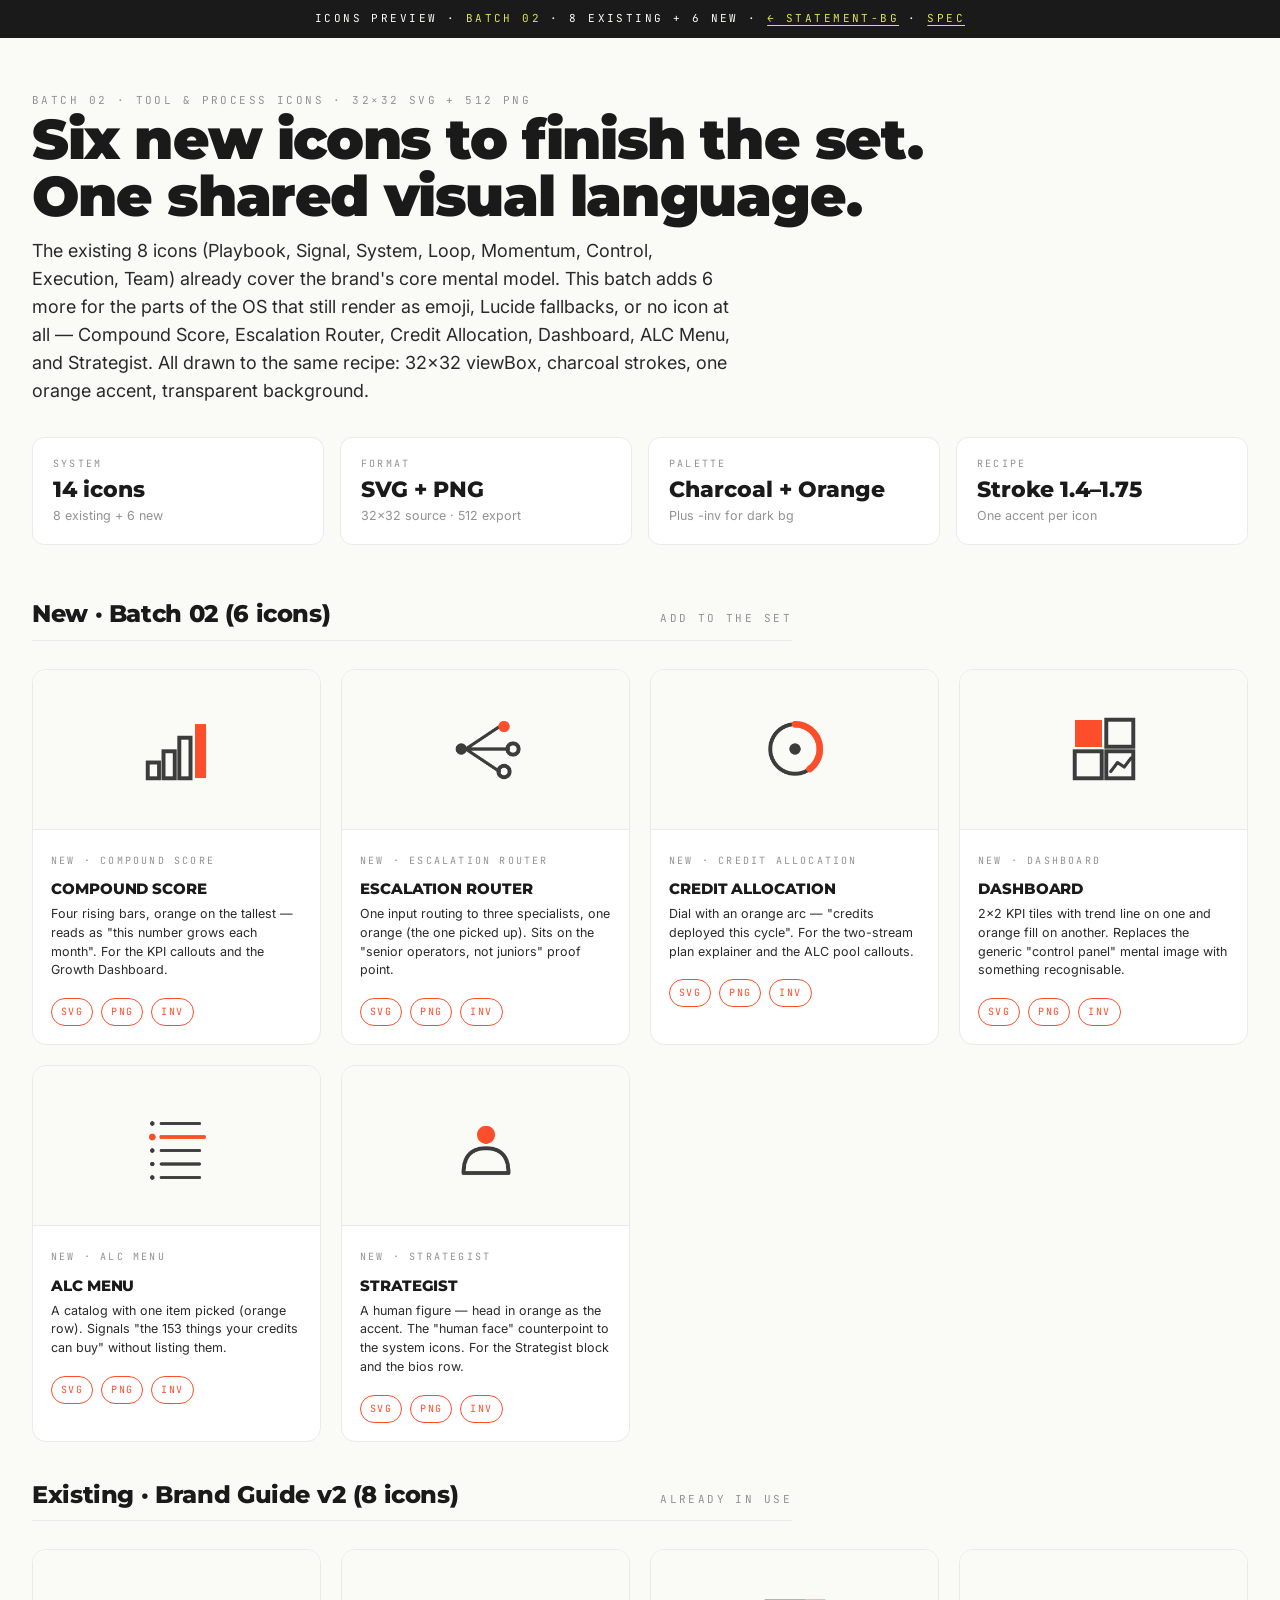
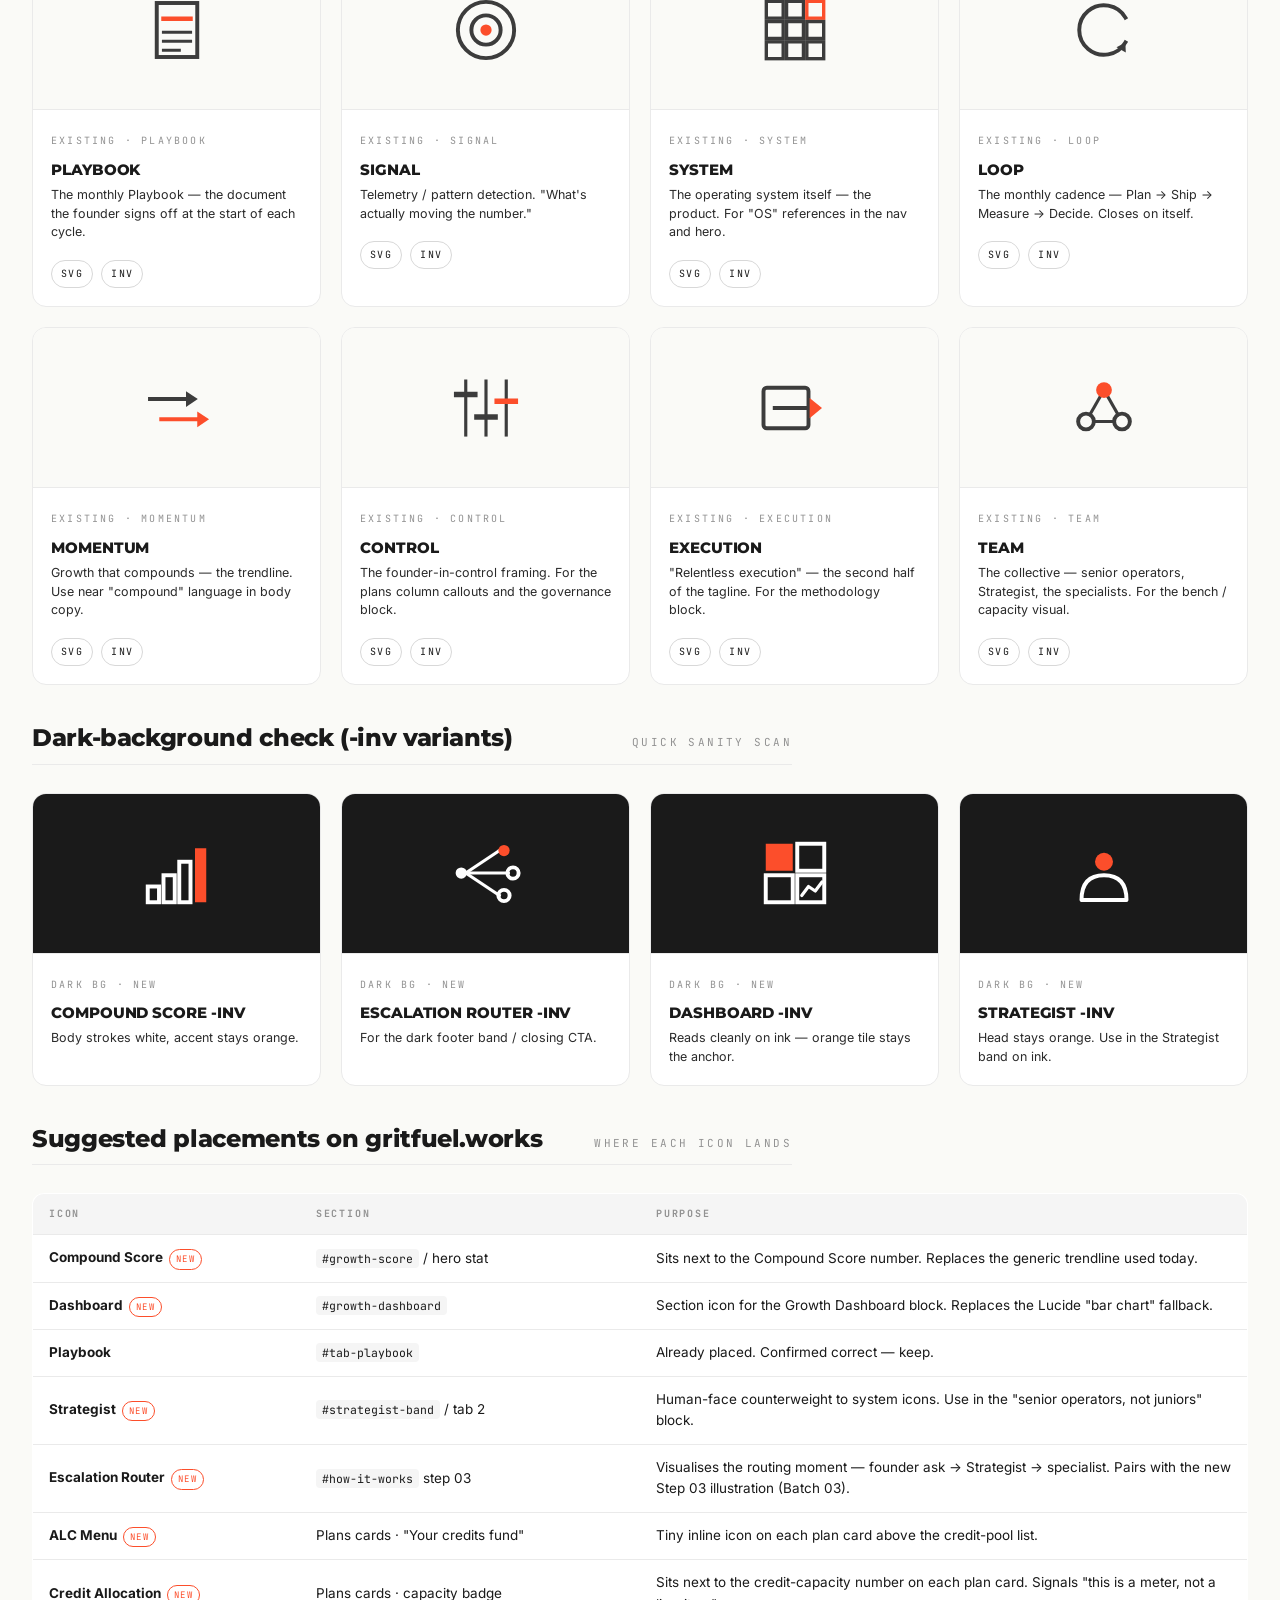
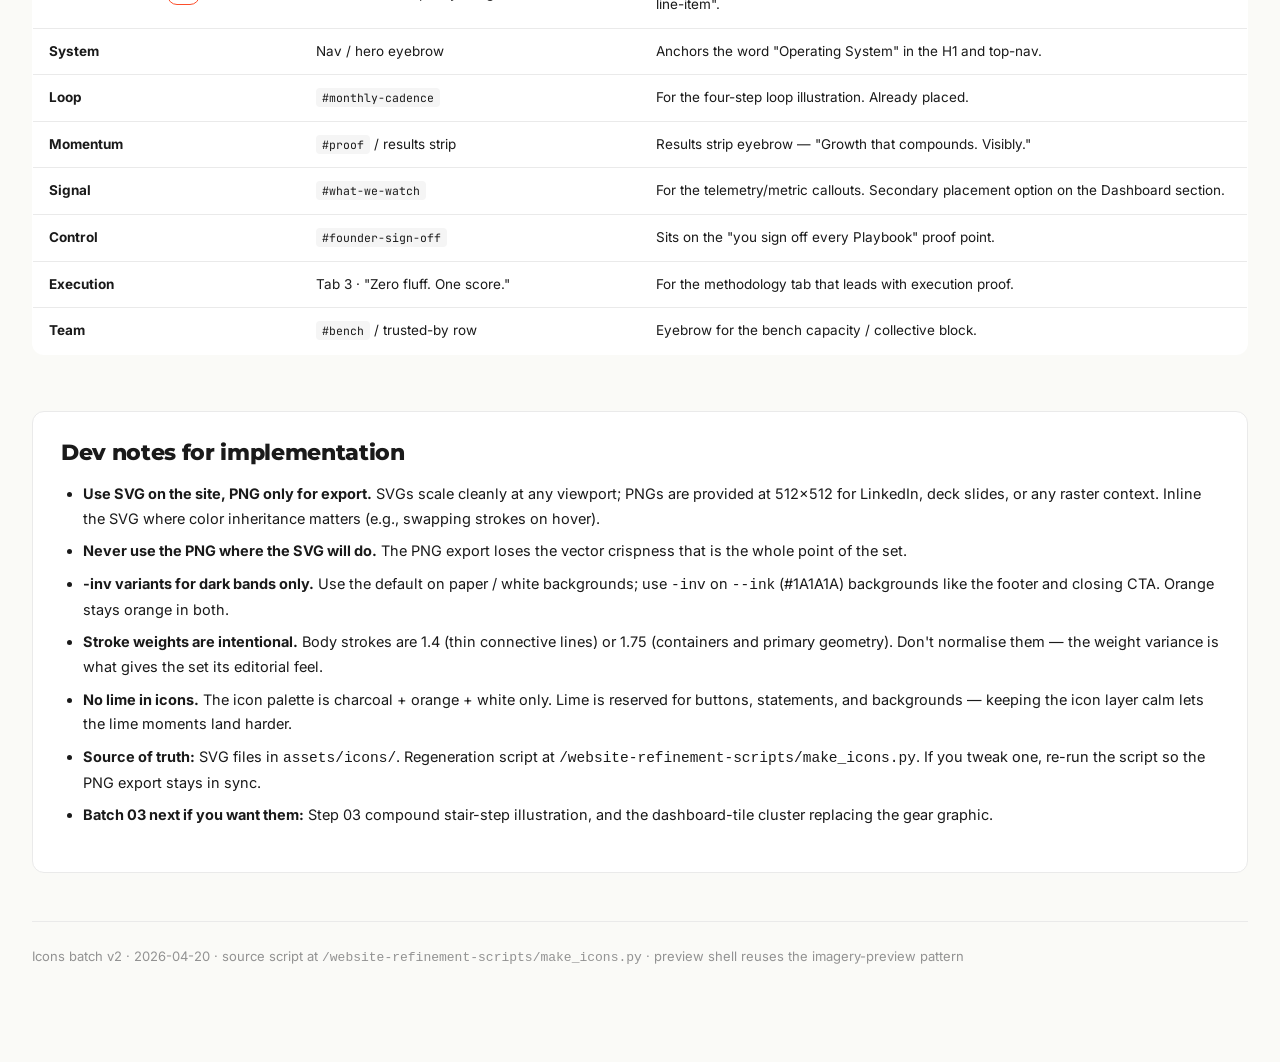
<file: icons-preview.html>
<!DOCTYPE html>
<html lang="en">
<head>
<meta charset="UTF-8">
<meta name="viewport" content="width=device-width, initial-scale=1.0">
<title>Icons · Batch 02 — GritFuel</title>
<link rel="stylesheet" href="assets/shared.css">
<style>
  body { background: var(--paper); }

  .micro-bar { background: var(--ink); color: var(--paper); font-family: var(--f-mono); font-size: 11px; letter-spacing: 0.22em; text-transform: uppercase; padding: 10px 24px; text-align: center; }
  .micro-bar .lime { color: var(--lime); }
  .micro-bar a { color: var(--lime); text-decoration: underline; text-underline-offset: 3px; }

  .wrap { max-width: 1280px; margin: 0 auto; padding: 48px 32px 96px; }

  .page-head h1 {
    font-family: var(--f-display); font-weight: 900;
    font-size: clamp(36px, 4.5vw, 56px); line-height: 1.02; letter-spacing: -0.025em;
    margin: 0 0 12px;
  }
  .page-head .kicker { font-family: var(--f-mono); font-size: 11px; letter-spacing: 0.22em; text-transform: uppercase; color: var(--gray); }
  .page-head .lead { max-width: 64ch; color: #2A2A2A; font-size: 18px; line-height: 1.55; }

  .meta-grid {
    display: grid; grid-template-columns: repeat(4, 1fr); gap: 16px;
    margin: 32px 0 56px;
  }
  .meta-cell {
    background: var(--white); border: 1px solid var(--gray-200);
    border-radius: 12px; padding: 18px 20px;
  }
  .meta-cell .lbl { font-family: var(--f-mono); font-size: 10px; letter-spacing: 0.22em; text-transform: uppercase; color: var(--gray); }
  .meta-cell .val { font-family: var(--f-display); font-weight: 800; font-size: 22px; line-height: 1.1; margin-top: 6px; }
  .meta-cell .sub { font-size: 12.5px; color: var(--gray); margin-top: 4px; }

  .section-head {
    display: flex; align-items: baseline; justify-content: space-between;
    border-bottom: 1px solid var(--gray-200); padding-bottom: 12px; margin: 40px 0 28px;
  }
  .section-head h2 {
    font-family: var(--f-display); font-weight: 800; font-size: 24px;
    margin: 0; letter-spacing: -0.015em;
  }
  .section-head .count {
    font-family: var(--f-mono); font-size: 11px; letter-spacing: 0.22em;
    text-transform: uppercase; color: var(--gray);
  }

  .icon-grid {
    display: grid; grid-template-columns: repeat(4, 1fr); gap: 20px;
    margin-bottom: 20px;
  }
  .icon-card {
    background: var(--white); border: 1px solid var(--gray-200);
    border-radius: 14px; overflow: hidden;
    display: flex; flex-direction: column;
  }
  .icon-card .art {
    display: flex; align-items: center; justify-content: center;
    height: 160px; background: var(--paper);
    border-bottom: 1px solid var(--gray-200);
  }
  .icon-card.dark .art { background: var(--ink); }
  .icon-card .art img { width: 72px; height: 72px; }
  .icon-card .meta { padding: 16px 18px 18px; }
  .icon-card .meta .tag {
    font-family: var(--f-mono); font-size: 10px; letter-spacing: 0.22em;
    text-transform: uppercase; color: var(--gray);
  }
  .icon-card .meta h4 {
    font-family: var(--f-display); font-weight: 800; font-size: 15px;
    margin: 6px 0 4px; letter-spacing: -0.005em;
  }
  .icon-card .meta p { font-size: 12.5px; color: #2A2A2A; line-height: 1.5; margin: 0; }
  .icon-card .links {
    display: flex; gap: 8px; padding: 0 18px 18px; flex-wrap: wrap;
  }
  .icon-card .links a {
    font-family: var(--f-mono); font-size: 10px; letter-spacing: 0.14em;
    text-transform: uppercase; color: var(--ink);
    border: 1px solid var(--gray-300); padding: 5px 9px; border-radius: 999px;
    text-decoration: none;
  }
  .icon-card .links a.new { border-color: var(--orange); color: var(--orange); }

  .placement-table {
    width: 100%; border-collapse: collapse;
    background: var(--white); border: 1px solid var(--gray-200);
    border-radius: 12px; overflow: hidden; margin-top: 8px;
  }
  .placement-table th, .placement-table td {
    padding: 12px 16px; text-align: left; font-size: 13.5px;
    border-bottom: 1px solid var(--gray-200);
  }
  .placement-table th {
    font-family: var(--f-mono); font-size: 10px; letter-spacing: 0.18em;
    text-transform: uppercase; color: var(--gray);
    background: var(--gray-100);
  }
  .placement-table tr:last-child td { border-bottom: 0; }
  .placement-table td code {
    font-family: var(--f-mono); font-size: 11.5px;
    background: var(--gray-100); padding: 2px 6px; border-radius: 4px;
  }
  .placement-table .new-badge {
    display: inline-block; font-family: var(--f-mono); font-size: 9px;
    letter-spacing: 0.14em; text-transform: uppercase; color: var(--orange);
    border: 1px solid var(--orange); padding: 2px 6px; border-radius: 999px;
    margin-left: 6px;
  }

  .notes-panel {
    background: var(--white); border: 1px solid var(--gray-200);
    border-radius: 12px; padding: 28px; margin-top: 56px;
  }
  .notes-panel h3 { font-family: var(--f-display); font-weight: 800; font-size: 22px; margin: 0 0 16px; }
  .notes-panel ul { padding-left: 22px; }
  .notes-panel li { font-size: 14.5px; line-height: 1.7; margin-bottom: 8px; }

  .footer-note {
    margin-top: 48px; padding-top: 24px; border-top: 1px solid var(--gray-200);
    font-size: 13px; color: var(--gray);
  }

  @media (max-width: 1040px) {
    .icon-grid { grid-template-columns: repeat(3, 1fr); }
    .meta-grid { grid-template-columns: repeat(2, 1fr); }
  }
  @media (max-width: 720px) {
    .icon-grid { grid-template-columns: repeat(2, 1fr); }
  }
</style>
</head>
<body>

<div class="micro-bar">
  Icons preview · <span class="lime">Batch 02</span> · 8 existing + 6 new · <a href="imagery-preview.html">← statement-bg</a> · <a href="refinement-spec.html">spec</a>
</div>

<div class="wrap">

<div class="page-head">
  <span class="kicker">Batch 02 · Tool &amp; process icons · 32×32 SVG + 512 PNG</span>
  <h1>Six new icons to finish the set.<br>One shared visual language.</h1>
  <p class="lead">
    The existing 8 icons (Playbook, Signal, System, Loop, Momentum, Control, Execution,
    Team) already cover the brand's core mental model. This batch adds 6 more for the
    parts of the OS that still render as emoji, Lucide fallbacks, or no icon at all —
    Compound Score, Escalation Router, Credit Allocation, Dashboard, ALC Menu, and
    Strategist. All drawn to the same recipe: 32×32 viewBox, charcoal strokes,
    one orange accent, transparent background.
  </p>

  <div class="meta-grid">
    <div class="meta-cell">
      <div class="lbl">System</div>
      <div class="val">14 icons</div>
      <div class="sub">8 existing + 6 new</div>
    </div>
    <div class="meta-cell">
      <div class="lbl">Format</div>
      <div class="val">SVG + PNG</div>
      <div class="sub">32×32 source · 512 export</div>
    </div>
    <div class="meta-cell">
      <div class="lbl">Palette</div>
      <div class="val">Charcoal + Orange</div>
      <div class="sub">Plus -inv for dark bg</div>
    </div>
    <div class="meta-cell">
      <div class="lbl">Recipe</div>
      <div class="val">Stroke 1.4–1.75</div>
      <div class="sub">One accent per icon</div>
    </div>
  </div>
</div>

<!-- ============= NEW SIX ============= -->
<div class="section-head">
  <h2>New · Batch 02 (6 icons)</h2>
  <span class="count">add to the set</span>
</div>

<div class="icon-grid">

  <div class="icon-card">
    <div class="art"><img src="assets/icons-png/compound-score.png" alt="Compound Score icon — four rising bars, orange tallest"></div>
    <div class="meta">
      <span class="tag">New · Compound Score</span>
      <h4>Compound Score</h4>
      <p>Four rising bars, orange on the tallest — reads as "this number grows each month". For the KPI callouts and the Growth Dashboard.</p>
    </div>
    <div class="links">
      <a href="assets/icons/compound-score.svg" class="new">SVG</a>
      <a href="assets/icons-png/compound-score.png" class="new">PNG</a>
      <a href="assets/icons/compound-score-inv.svg" class="new">inv</a>
    </div>
  </div>

  <div class="icon-card">
    <div class="art"><img src="assets/icons-png/escalation-router.png" alt="Escalation Router icon — one input routes to three specialists, one orange"></div>
    <div class="meta">
      <span class="tag">New · Escalation Router</span>
      <h4>Escalation Router</h4>
      <p>One input routing to three specialists, one orange (the one picked up). Sits on the "senior operators, not juniors" proof point.</p>
    </div>
    <div class="links">
      <a href="assets/icons/escalation-router.svg" class="new">SVG</a>
      <a href="assets/icons-png/escalation-router.png" class="new">PNG</a>
      <a href="assets/icons/escalation-router-inv.svg" class="new">inv</a>
    </div>
  </div>

  <div class="icon-card">
    <div class="art"><img src="assets/icons-png/credit-allocation.png" alt="Credit Allocation icon — circle with orange arc covering ~25%"></div>
    <div class="meta">
      <span class="tag">New · Credit Allocation</span>
      <h4>Credit Allocation</h4>
      <p>Dial with an orange arc — "credits deployed this cycle". For the two-stream plan explainer and the ALC pool callouts.</p>
    </div>
    <div class="links">
      <a href="assets/icons/credit-allocation.svg" class="new">SVG</a>
      <a href="assets/icons-png/credit-allocation.png" class="new">PNG</a>
      <a href="assets/icons/credit-allocation-inv.svg" class="new">inv</a>
    </div>
  </div>

  <div class="icon-card">
    <div class="art"><img src="assets/icons-png/dashboard.png" alt="Dashboard icon — 2×2 tile grid with orange tile + trendline"></div>
    <div class="meta">
      <span class="tag">New · Dashboard</span>
      <h4>Dashboard</h4>
      <p>2×2 KPI tiles with trend line on one and orange fill on another. Replaces the generic "control panel" mental image with something recognisable.</p>
    </div>
    <div class="links">
      <a href="assets/icons/dashboard.svg" class="new">SVG</a>
      <a href="assets/icons-png/dashboard.png" class="new">PNG</a>
      <a href="assets/icons/dashboard-inv.svg" class="new">inv</a>
    </div>
  </div>

  <div class="icon-card">
    <div class="art"><img src="assets/icons-png/menu.png" alt="Menu icon — five horizontal rows with one orange line highlighting a menu item"></div>
    <div class="meta">
      <span class="tag">New · ALC Menu</span>
      <h4>ALC Menu</h4>
      <p>A catalog with one item picked (orange row). Signals "the 153 things your credits can buy" without listing them.</p>
    </div>
    <div class="links">
      <a href="assets/icons/menu.svg" class="new">SVG</a>
      <a href="assets/icons-png/menu.png" class="new">PNG</a>
      <a href="assets/icons/menu-inv.svg" class="new">inv</a>
    </div>
  </div>

  <div class="icon-card">
    <div class="art"><img src="assets/icons-png/strategist.png" alt="Strategist icon — human figure with orange head"></div>
    <div class="meta">
      <span class="tag">New · Strategist</span>
      <h4>Strategist</h4>
      <p>A human figure — head in orange as the accent. The "human face" counterpoint to the system icons. For the Strategist block and the bios row.</p>
    </div>
    <div class="links">
      <a href="assets/icons/strategist.svg" class="new">SVG</a>
      <a href="assets/icons-png/strategist.png" class="new">PNG</a>
      <a href="assets/icons/strategist-inv.svg" class="new">inv</a>
    </div>
  </div>

</div>

<!-- ============= EXISTING EIGHT ============= -->
<div class="section-head">
  <h2>Existing · Brand Guide v2 (8 icons)</h2>
  <span class="count">already in use</span>
</div>

<div class="icon-grid">

  <div class="icon-card">
    <div class="art"><img src="assets/icons/playbook.svg" alt="Playbook icon"></div>
    <div class="meta">
      <span class="tag">Existing · Playbook</span>
      <h4>Playbook</h4>
      <p>The monthly Playbook — the document the founder signs off at the start of each cycle.</p>
    </div>
    <div class="links">
      <a href="assets/icons/playbook.svg">SVG</a>
      <a href="assets/icons/playbook-inv.svg">inv</a>
    </div>
  </div>

  <div class="icon-card">
    <div class="art"><img src="assets/icons/signal.svg" alt="Signal icon"></div>
    <div class="meta">
      <span class="tag">Existing · Signal</span>
      <h4>Signal</h4>
      <p>Telemetry / pattern detection. "What's actually moving the number."</p>
    </div>
    <div class="links">
      <a href="assets/icons/signal.svg">SVG</a>
      <a href="assets/icons/signal-inv.svg">inv</a>
    </div>
  </div>

  <div class="icon-card">
    <div class="art"><img src="assets/icons/system.svg" alt="System icon"></div>
    <div class="meta">
      <span class="tag">Existing · System</span>
      <h4>System</h4>
      <p>The operating system itself — the product. For "OS" references in the nav and hero.</p>
    </div>
    <div class="links">
      <a href="assets/icons/system.svg">SVG</a>
      <a href="assets/icons/system-inv.svg">inv</a>
    </div>
  </div>

  <div class="icon-card">
    <div class="art"><img src="assets/icons/loop.svg" alt="Loop icon"></div>
    <div class="meta">
      <span class="tag">Existing · Loop</span>
      <h4>Loop</h4>
      <p>The monthly cadence — Plan → Ship → Measure → Decide. Closes on itself.</p>
    </div>
    <div class="links">
      <a href="assets/icons/loop.svg">SVG</a>
      <a href="assets/icons/loop-inv.svg">inv</a>
    </div>
  </div>

  <div class="icon-card">
    <div class="art"><img src="assets/icons/momentum.svg" alt="Momentum icon"></div>
    <div class="meta">
      <span class="tag">Existing · Momentum</span>
      <h4>Momentum</h4>
      <p>Growth that compounds — the trendline. Use near "compound" language in body copy.</p>
    </div>
    <div class="links">
      <a href="assets/icons/momentum.svg">SVG</a>
      <a href="assets/icons/momentum-inv.svg">inv</a>
    </div>
  </div>

  <div class="icon-card">
    <div class="art"><img src="assets/icons/control.svg" alt="Control icon"></div>
    <div class="meta">
      <span class="tag">Existing · Control</span>
      <h4>Control</h4>
      <p>The founder-in-control framing. For the plans column callouts and the governance block.</p>
    </div>
    <div class="links">
      <a href="assets/icons/control.svg">SVG</a>
      <a href="assets/icons/control-inv.svg">inv</a>
    </div>
  </div>

  <div class="icon-card">
    <div class="art"><img src="assets/icons/execution.svg" alt="Execution icon"></div>
    <div class="meta">
      <span class="tag">Existing · Execution</span>
      <h4>Execution</h4>
      <p>"Relentless execution" — the second half of the tagline. For the methodology block.</p>
    </div>
    <div class="links">
      <a href="assets/icons/execution.svg">SVG</a>
      <a href="assets/icons/execution-inv.svg">inv</a>
    </div>
  </div>

  <div class="icon-card">
    <div class="art"><img src="assets/icons/team.svg" alt="Team icon"></div>
    <div class="meta">
      <span class="tag">Existing · Team</span>
      <h4>Team</h4>
      <p>The collective — senior operators, Strategist, the specialists. For the bench / capacity visual.</p>
    </div>
    <div class="links">
      <a href="assets/icons/team.svg">SVG</a>
      <a href="assets/icons/team-inv.svg">inv</a>
    </div>
  </div>

</div>

<!-- ============= DARK BACKGROUND CHECK ============= -->
<div class="section-head">
  <h2>Dark-background check (-inv variants)</h2>
  <span class="count">quick sanity scan</span>
</div>

<div class="icon-grid">
  <div class="icon-card dark">
    <div class="art"><img src="assets/icons/compound-score-inv.svg" alt="Compound Score inv on ink"></div>
    <div class="meta"><span class="tag">Dark bg · new</span><h4>Compound Score -inv</h4><p>Body strokes white, accent stays orange.</p></div>
  </div>
  <div class="icon-card dark">
    <div class="art"><img src="assets/icons/escalation-router-inv.svg" alt="Escalation Router inv on ink"></div>
    <div class="meta"><span class="tag">Dark bg · new</span><h4>Escalation Router -inv</h4><p>For the dark footer band / closing CTA.</p></div>
  </div>
  <div class="icon-card dark">
    <div class="art"><img src="assets/icons/dashboard-inv.svg" alt="Dashboard inv on ink"></div>
    <div class="meta"><span class="tag">Dark bg · new</span><h4>Dashboard -inv</h4><p>Reads cleanly on ink — orange tile stays the anchor.</p></div>
  </div>
  <div class="icon-card dark">
    <div class="art"><img src="assets/icons/strategist-inv.svg" alt="Strategist inv on ink"></div>
    <div class="meta"><span class="tag">Dark bg · new</span><h4>Strategist -inv</h4><p>Head stays orange. Use in the Strategist band on ink.</p></div>
  </div>
</div>

<!-- ============= PLACEMENT TABLE ============= -->
<div class="section-head">
  <h2>Suggested placements on gritfuel.works</h2>
  <span class="count">where each icon lands</span>
</div>

<table class="placement-table">
  <thead>
    <tr>
      <th style="width:22%">Icon</th>
      <th style="width:28%">Section</th>
      <th>Purpose</th>
    </tr>
  </thead>
  <tbody>
    <tr>
      <td><strong>Compound Score</strong><span class="new-badge">new</span></td>
      <td><code>#growth-score</code> / hero stat</td>
      <td>Sits next to the Compound Score number. Replaces the generic trendline used today.</td>
    </tr>
    <tr>
      <td><strong>Dashboard</strong><span class="new-badge">new</span></td>
      <td><code>#growth-dashboard</code></td>
      <td>Section icon for the Growth Dashboard block. Replaces the Lucide "bar chart" fallback.</td>
    </tr>
    <tr>
      <td><strong>Playbook</strong></td>
      <td><code>#tab-playbook</code></td>
      <td>Already placed. Confirmed correct — keep.</td>
    </tr>
    <tr>
      <td><strong>Strategist</strong><span class="new-badge">new</span></td>
      <td><code>#strategist-band</code> / tab 2</td>
      <td>Human-face counterweight to system icons. Use in the "senior operators, not juniors" block.</td>
    </tr>
    <tr>
      <td><strong>Escalation Router</strong><span class="new-badge">new</span></td>
      <td><code>#how-it-works</code> step 03</td>
      <td>Visualises the routing moment — founder ask → Strategist → specialist. Pairs with the new Step 03 illustration (Batch 03).</td>
    </tr>
    <tr>
      <td><strong>ALC Menu</strong><span class="new-badge">new</span></td>
      <td>Plans cards · "Your credits fund"</td>
      <td>Tiny inline icon on each plan card above the credit-pool list.</td>
    </tr>
    <tr>
      <td><strong>Credit Allocation</strong><span class="new-badge">new</span></td>
      <td>Plans cards · capacity badge</td>
      <td>Sits next to the credit-capacity number on each plan card. Signals "this is a meter, not a line-item".</td>
    </tr>
    <tr>
      <td><strong>System</strong></td>
      <td>Nav / hero eyebrow</td>
      <td>Anchors the word "Operating System" in the H1 and top-nav.</td>
    </tr>
    <tr>
      <td><strong>Loop</strong></td>
      <td><code>#monthly-cadence</code></td>
      <td>For the four-step loop illustration. Already placed.</td>
    </tr>
    <tr>
      <td><strong>Momentum</strong></td>
      <td><code>#proof</code> / results strip</td>
      <td>Results strip eyebrow — "Growth that compounds. Visibly."</td>
    </tr>
    <tr>
      <td><strong>Signal</strong></td>
      <td><code>#what-we-watch</code></td>
      <td>For the telemetry/metric callouts. Secondary placement option on the Dashboard section.</td>
    </tr>
    <tr>
      <td><strong>Control</strong></td>
      <td><code>#founder-sign-off</code></td>
      <td>Sits on the "you sign off every Playbook" proof point.</td>
    </tr>
    <tr>
      <td><strong>Execution</strong></td>
      <td>Tab 3 · "Zero fluff. One score."</td>
      <td>For the methodology tab that leads with execution proof.</td>
    </tr>
    <tr>
      <td><strong>Team</strong></td>
      <td><code>#bench</code> / trusted-by row</td>
      <td>Eyebrow for the bench capacity / collective block.</td>
    </tr>
  </tbody>
</table>

<!-- ============= IMPLEMENTATION NOTES ============= -->
<div class="notes-panel">
  <h3>Dev notes for implementation</h3>
  <ul>
    <li><strong>Use SVG on the site, PNG only for export.</strong> SVGs scale cleanly at any viewport; PNGs are provided at 512×512 for LinkedIn, deck slides, or any raster context. Inline the SVG where color inheritance matters (e.g., swapping strokes on hover).</li>
    <li><strong>Never use the PNG where the SVG will do.</strong> The PNG export loses the vector crispness that is the whole point of the set.</li>
    <li><strong>-inv variants for dark bands only.</strong> Use the default on paper / white backgrounds; use <code>-inv</code> on <code>--ink</code> (#1A1A1A) backgrounds like the footer and closing CTA. Orange stays orange in both.</li>
    <li><strong>Stroke weights are intentional.</strong> Body strokes are 1.4 (thin connective lines) or 1.75 (containers and primary geometry). Don't normalise them — the weight variance is what gives the set its editorial feel.</li>
    <li><strong>No lime in icons.</strong> The icon palette is charcoal + orange + white only. Lime is reserved for buttons, statements, and backgrounds — keeping the icon layer calm lets the lime moments land harder.</li>
    <li><strong>Source of truth:</strong> SVG files in <code>assets/icons/</code>. Regeneration script at <code>/website-refinement-scripts/make_icons.py</code>. If you tweak one, re-run the script so the PNG export stays in sync.</li>
    <li><strong>Batch 03 next if you want them:</strong> Step 03 compound stair-step illustration, and the dashboard-tile cluster replacing the gear graphic.</li>
  </ul>
</div>

<div class="footer-note">
  Icons batch v2 · 2026-04-20 · source script at
  <code>/website-refinement-scripts/make_icons.py</code> · preview shell reuses the imagery-preview pattern
</div>

</div>

</body>
</html>
</file>
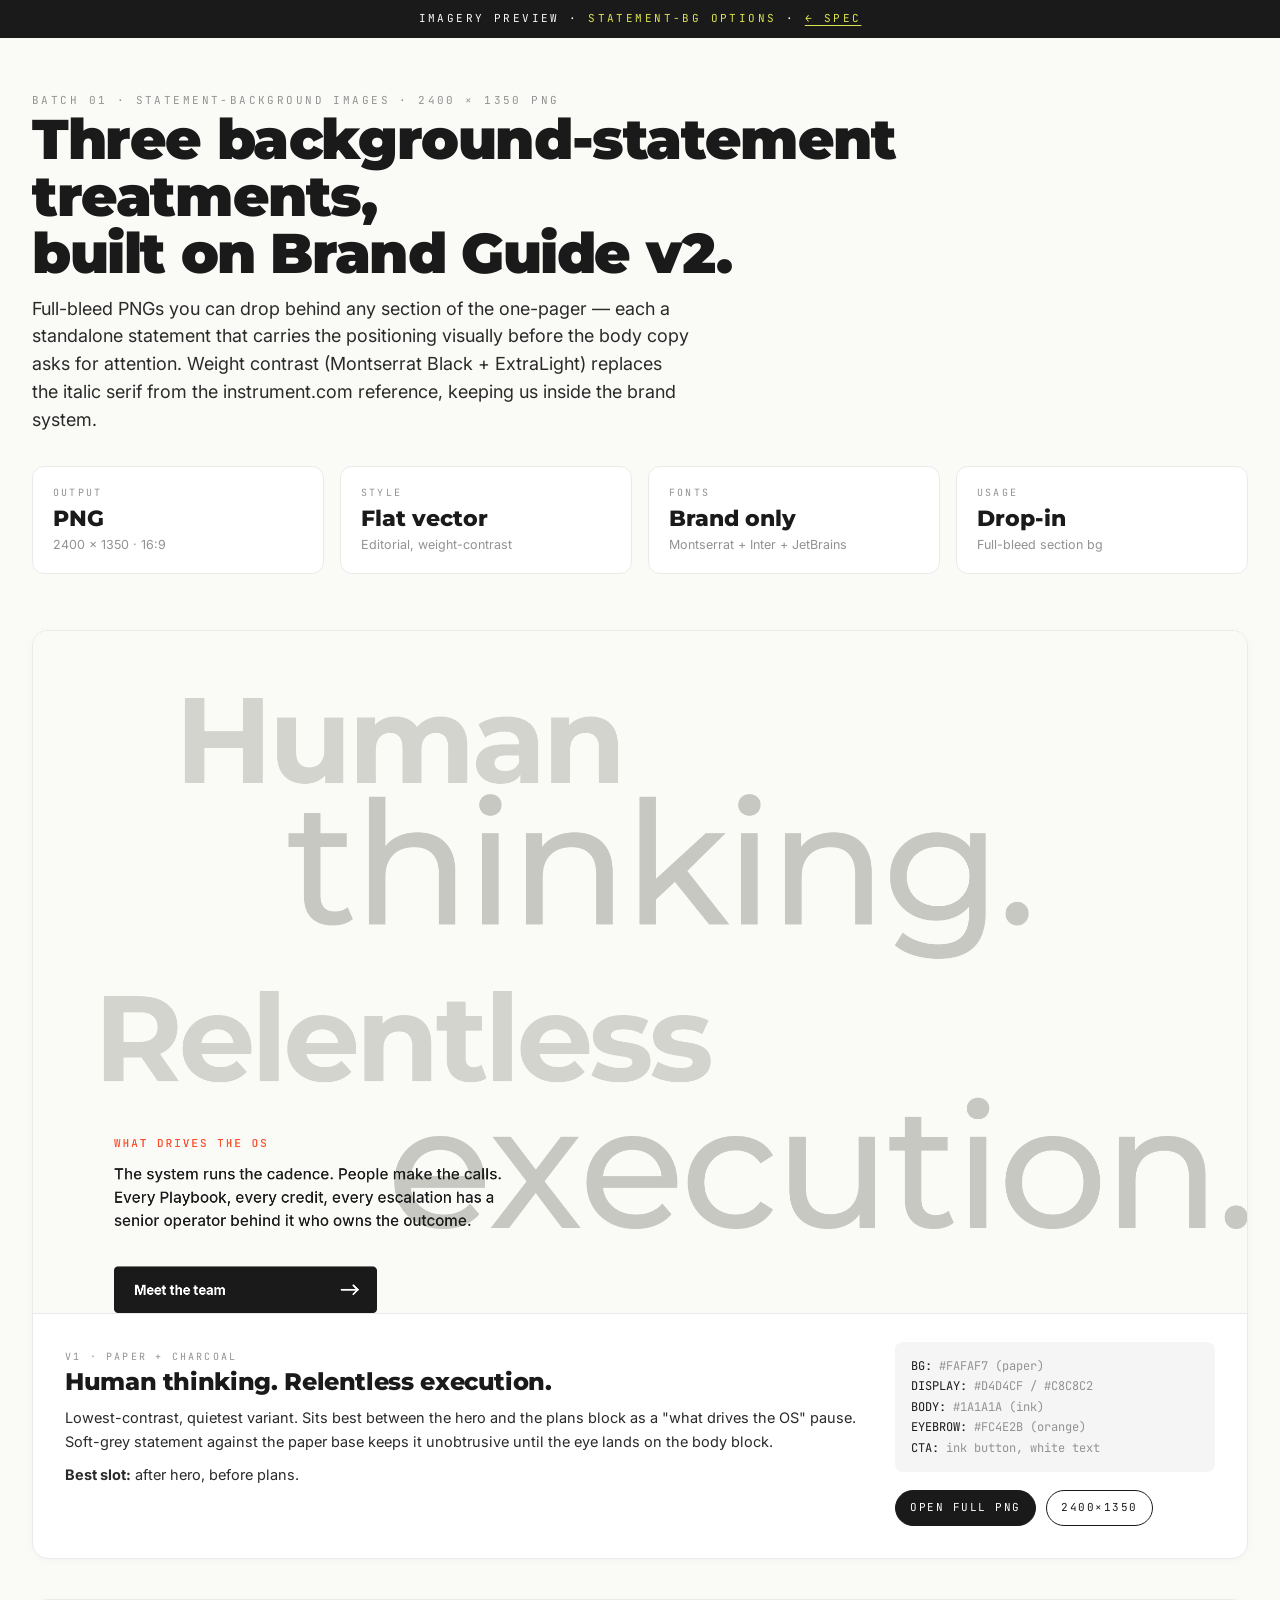
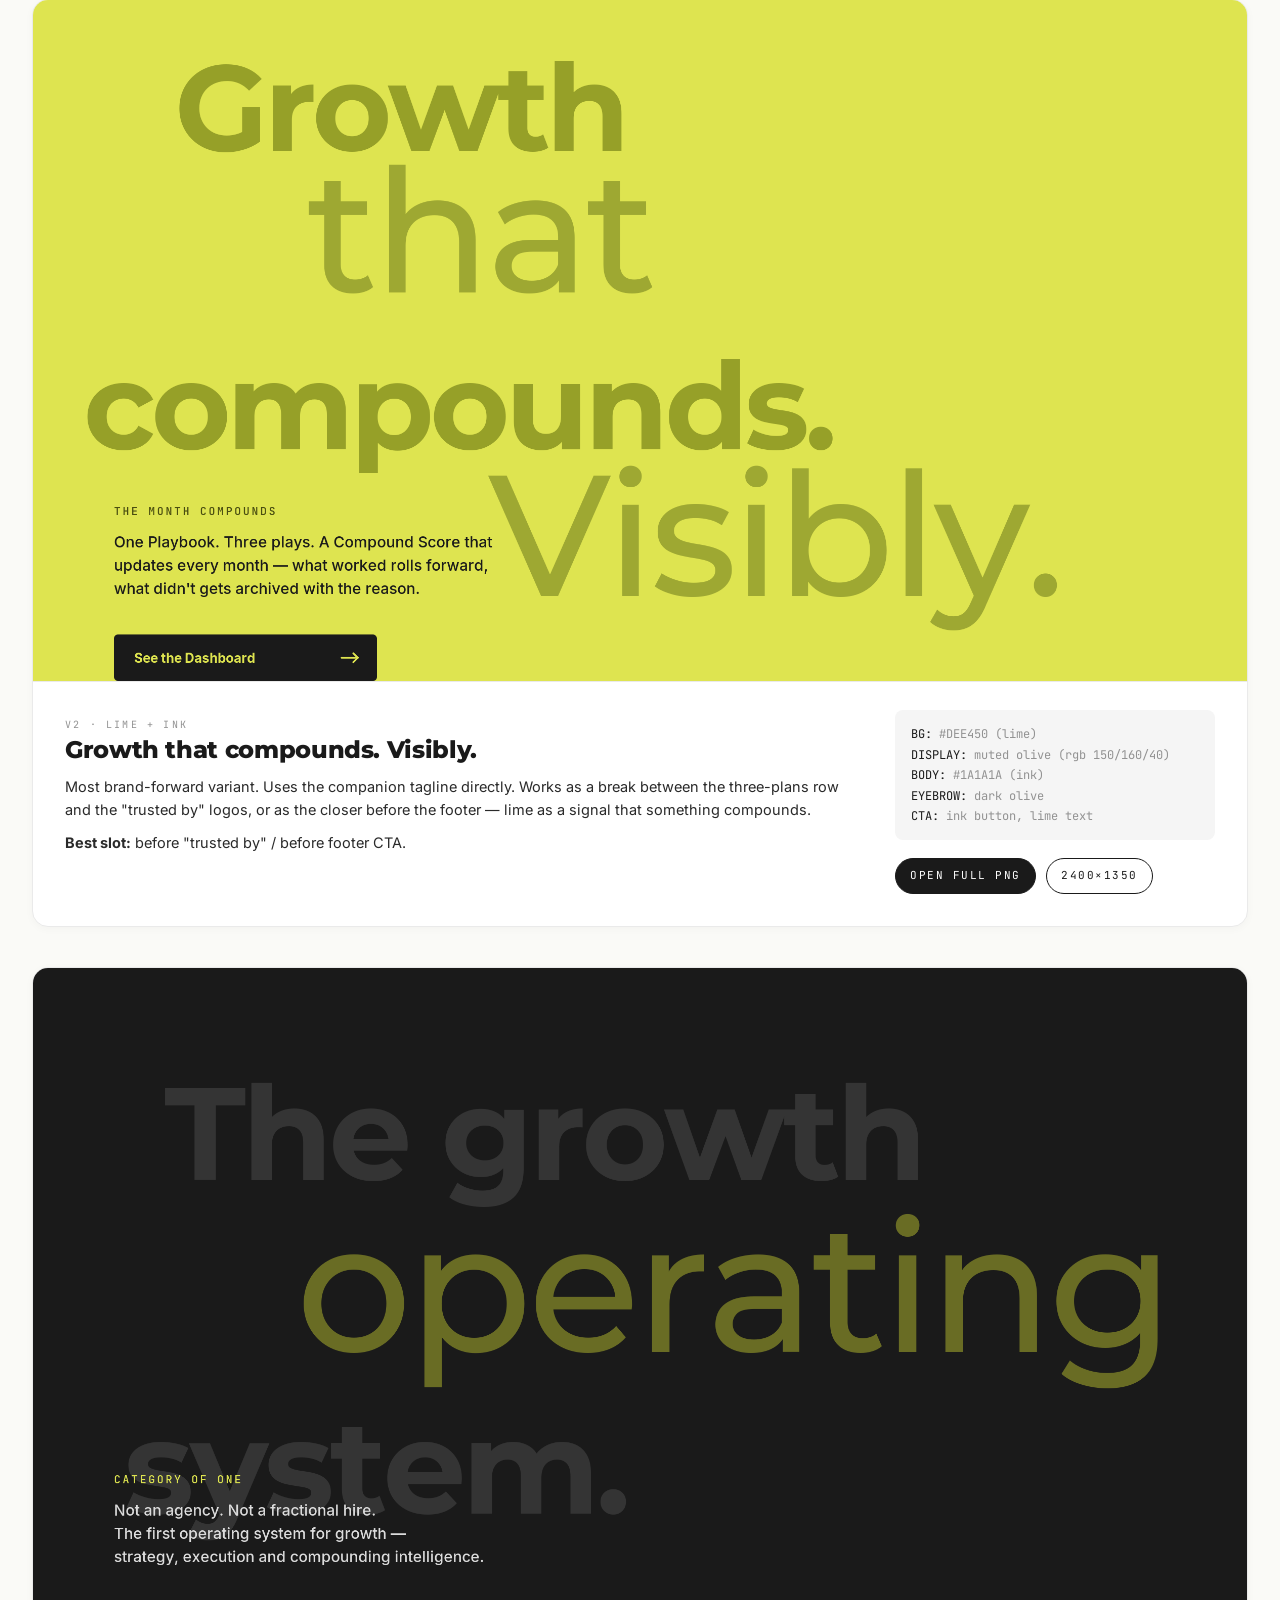
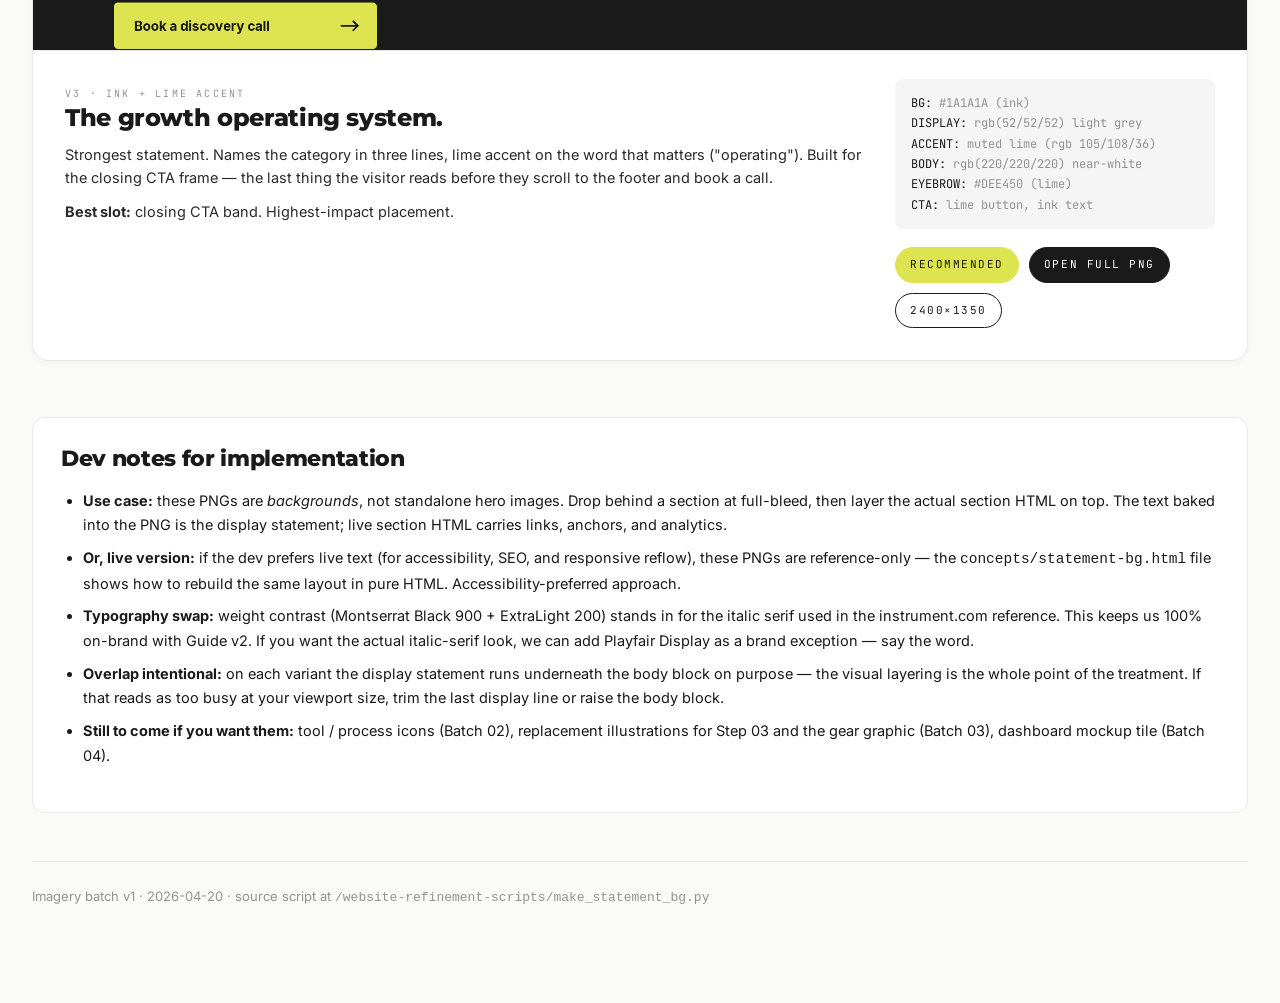
<file: imagery-preview.html>
<!DOCTYPE html>
<html lang="en">
<head>
<meta charset="UTF-8">
<meta name="viewport" content="width=device-width, initial-scale=1.0">
<title>Imagery · statement-background options — GritFuel</title>
<link rel="stylesheet" href="assets/shared.css">
<style>
  body { background: var(--paper); }

  .micro-bar { background: var(--ink); color: var(--paper); font-family: var(--f-mono); font-size: 11px; letter-spacing: 0.22em; text-transform: uppercase; padding: 10px 24px; text-align: center; }
  .micro-bar .lime { color: var(--lime); }
  .micro-bar a { color: var(--lime); text-decoration: underline; text-underline-offset: 3px; }

  .wrap { max-width: 1280px; margin: 0 auto; padding: 48px 32px 96px; }

  .page-head h1 {
    font-family: var(--f-display); font-weight: 900;
    font-size: clamp(36px, 4.5vw, 56px); line-height: 1.02; letter-spacing: -0.025em;
    margin: 0 0 12px;
  }
  .page-head .kicker { font-family: var(--f-mono); font-size: 11px; letter-spacing: 0.22em; text-transform: uppercase; color: var(--gray); }
  .page-head .lead { max-width: 60ch; color: #2A2A2A; font-size: 18px; line-height: 1.55; }

  .meta-grid {
    display: grid; grid-template-columns: repeat(4, 1fr); gap: 16px;
    margin: 32px 0 56px;
  }
  .meta-cell {
    background: var(--white); border: 1px solid var(--gray-200);
    border-radius: 12px; padding: 18px 20px;
  }
  .meta-cell .lbl { font-family: var(--f-mono); font-size: 10px; letter-spacing: 0.22em; text-transform: uppercase; color: var(--gray); }
  .meta-cell .val { font-family: var(--f-display); font-weight: 800; font-size: 22px; line-height: 1.1; margin-top: 6px; }
  .meta-cell .sub { font-size: 12.5px; color: var(--gray); margin-top: 4px; }

  .variant-card {
    background: var(--white); border: 1px solid var(--gray-200);
    border-radius: 16px; overflow: hidden;
    margin-bottom: 40px;
    box-shadow: 0 2px 8px rgba(0,0,0,0.03);
  }
  .variant-card .thumb {
    display: block; width: 100%; aspect-ratio: 16/9;
    object-fit: cover;
    border-bottom: 1px solid var(--gray-200);
  }
  .variant-card .body {
    padding: 28px 32px 32px;
    display: grid; grid-template-columns: 1fr 320px; gap: 32px;
    align-items: start;
  }
  .variant-card .body h3 {
    font-family: var(--f-display); font-weight: 800; font-size: 24px;
    margin: 0 0 8px; letter-spacing: -0.015em;
  }
  .variant-card .body .tag {
    font-family: var(--f-mono); font-size: 10px; letter-spacing: 0.22em;
    text-transform: uppercase; color: var(--gray);
  }
  .variant-card .body p { font-size: 14.5px; color: #2A2A2A; margin: 10px 0; }
  .variant-card .recipe {
    font-family: var(--f-mono); font-size: 12px; color: var(--gray);
    background: var(--gray-100); border-radius: 8px; padding: 14px 16px;
    line-height: 1.7;
  }
  .variant-card .recipe span { color: var(--ink); }
  .variant-card .actions {
    display: flex; gap: 10px; flex-wrap: wrap; margin-top: 18px;
  }
  .variant-card .pill {
    font-family: var(--f-mono); font-size: 11px; letter-spacing: 0.14em;
    text-transform: uppercase; padding: 8px 14px;
    border: 1px solid var(--ink); border-radius: 999px;
    color: var(--ink);
  }
  .variant-card .pill.primary { background: var(--ink); color: var(--white); }
  .variant-card .pill.lime { background: var(--lime); border-color: var(--lime); color: var(--ink); }

  .notes-panel {
    background: var(--white); border: 1px solid var(--gray-200);
    border-radius: 12px; padding: 28px; margin-top: 56px;
  }
  .notes-panel h3 { font-family: var(--f-display); font-weight: 800; font-size: 22px; margin: 0 0 16px; }
  .notes-panel ul { padding-left: 22px; }
  .notes-panel li { font-size: 14.5px; line-height: 1.7; margin-bottom: 8px; }

  .footer-note {
    margin-top: 48px; padding-top: 24px; border-top: 1px solid var(--gray-200);
    font-size: 13px; color: var(--gray);
  }

  @media (max-width: 880px) {
    .meta-grid { grid-template-columns: repeat(2, 1fr); }
    .variant-card .body { grid-template-columns: 1fr; }
  }
</style>
</head>
<body>

<div class="micro-bar">
  Imagery preview · <span class="lime">statement-bg options</span> · <a href="refinement-spec.html">← spec</a>
</div>

<div class="wrap">

<div class="page-head">
  <span class="kicker">Batch 01 · Statement-background images · 2400 × 1350 PNG</span>
  <h1>Three background-statement treatments,<br>built on Brand Guide v2.</h1>
  <p class="lead">
    Full-bleed PNGs you can drop behind any section of the one-pager — each a
    standalone statement that carries the positioning visually before the body
    copy asks for attention. Weight contrast (Montserrat Black + ExtraLight)
    replaces the italic serif from the instrument.com reference, keeping us
    inside the brand system.
  </p>

  <div class="meta-grid">
    <div class="meta-cell">
      <div class="lbl">Output</div>
      <div class="val">PNG</div>
      <div class="sub">2400 × 1350 · 16:9</div>
    </div>
    <div class="meta-cell">
      <div class="lbl">Style</div>
      <div class="val">Flat vector</div>
      <div class="sub">Editorial, weight-contrast</div>
    </div>
    <div class="meta-cell">
      <div class="lbl">Fonts</div>
      <div class="val">Brand only</div>
      <div class="sub">Montserrat + Inter + JetBrains</div>
    </div>
    <div class="meta-cell">
      <div class="lbl">Usage</div>
      <div class="val">Drop-in</div>
      <div class="sub">Full-bleed section bg</div>
    </div>
  </div>
</div>

<!-- ============= V1 · PAPER ============= -->
<div class="variant-card">
  <img class="thumb" src="assets/statement-bg/statement-bg-v1-paper.png" alt="V1 — Paper + charcoal statement background, reading 'Human thinking. Relentless execution.'">
  <div class="body">
    <div>
      <span class="tag">V1 · Paper + Charcoal</span>
      <h3>Human thinking. Relentless execution.</h3>
      <p>Lowest-contrast, quietest variant. Sits best between the hero and the plans
         block as a "what drives the OS" pause. Soft-grey statement against the
         paper base keeps it unobtrusive until the eye lands on the body block.</p>
      <p><strong>Best slot:</strong> after hero, before plans.</p>
    </div>
    <div>
      <div class="recipe">
        <span>BG:</span> #FAFAF7 (paper)<br>
        <span>DISPLAY:</span> #D4D4CF / #C8C8C2<br>
        <span>BODY:</span> #1A1A1A (ink)<br>
        <span>EYEBROW:</span> #FC4E2B (orange)<br>
        <span>CTA:</span> ink button, white text
      </div>
      <div class="actions">
        <a href="assets/statement-bg/statement-bg-v1-paper.png" class="pill primary">Open full PNG</a>
        <span class="pill">2400×1350</span>
      </div>
    </div>
  </div>
</div>

<!-- ============= V2 · LIME ============= -->
<div class="variant-card">
  <img class="thumb" src="assets/statement-bg/statement-bg-v2-lime.png" alt="V2 — Lime statement background, reading 'Growth that compounds. Visibly.'">
  <div class="body">
    <div>
      <span class="tag">V2 · Lime + Ink</span>
      <h3>Growth that compounds. Visibly.</h3>
      <p>Most brand-forward variant. Uses the companion tagline directly. Works as
         a break between the three-plans row and the "trusted by" logos, or as
         the closer before the footer — lime as a signal that something
         compounds.</p>
      <p><strong>Best slot:</strong> before "trusted by" / before footer CTA.</p>
    </div>
    <div>
      <div class="recipe">
        <span>BG:</span> #DEE450 (lime)<br>
        <span>DISPLAY:</span> muted olive (rgb 150/160/40)<br>
        <span>BODY:</span> #1A1A1A (ink)<br>
        <span>EYEBROW:</span> dark olive<br>
        <span>CTA:</span> ink button, lime text
      </div>
      <div class="actions">
        <a href="assets/statement-bg/statement-bg-v2-lime.png" class="pill primary">Open full PNG</a>
        <span class="pill">2400×1350</span>
      </div>
    </div>
  </div>
</div>

<!-- ============= V3 · INK ============= -->
<div class="variant-card">
  <img class="thumb" src="assets/statement-bg/statement-bg-v3-ink.png" alt="V3 — Ink statement background with lime accent, reading 'The growth operating system.'">
  <div class="body">
    <div>
      <span class="tag">V3 · Ink + Lime Accent</span>
      <h3>The growth operating system.</h3>
      <p>Strongest statement. Names the category in three lines, lime accent on
         the word that matters ("operating"). Built for the closing CTA frame —
         the last thing the visitor reads before they scroll to the footer and
         book a call.</p>
      <p><strong>Best slot:</strong> closing CTA band. Highest-impact placement.</p>
    </div>
    <div>
      <div class="recipe">
        <span>BG:</span> #1A1A1A (ink)<br>
        <span>DISPLAY:</span> rgb(52/52/52) light grey<br>
        <span>ACCENT:</span> muted lime (rgb 105/108/36)<br>
        <span>BODY:</span> rgb(220/220/220) near-white<br>
        <span>EYEBROW:</span> #DEE450 (lime)<br>
        <span>CTA:</span> lime button, ink text
      </div>
      <div class="actions">
        <a href="assets/statement-bg/statement-bg-v3-ink.png" class="pill lime">Recommended</a>
        <a href="assets/statement-bg/statement-bg-v3-ink.png" class="pill primary">Open full PNG</a>
        <span class="pill">2400×1350</span>
      </div>
    </div>
  </div>
</div>

<!-- ============= IMPLEMENTATION NOTES ============= -->
<div class="notes-panel">
  <h3>Dev notes for implementation</h3>
  <ul>
    <li><strong>Use case:</strong> these PNGs are <em>backgrounds</em>, not standalone hero images. Drop behind a section at full-bleed, then layer the actual section HTML on top. The text baked into the PNG is the display statement; live section HTML carries links, anchors, and analytics.</li>
    <li><strong>Or, live version:</strong> if the dev prefers live text (for accessibility, SEO, and responsive reflow), these PNGs are reference-only — the <code>concepts/statement-bg.html</code> file shows how to rebuild the same layout in pure HTML. Accessibility-preferred approach.</li>
    <li><strong>Typography swap:</strong> weight contrast (Montserrat Black 900 + ExtraLight 200) stands in for the italic serif used in the instrument.com reference. This keeps us 100% on-brand with Guide v2. If you want the actual italic-serif look, we can add Playfair Display as a brand exception — say the word.</li>
    <li><strong>Overlap intentional:</strong> on each variant the display statement runs underneath the body block on purpose — the visual layering is the whole point of the treatment. If that reads as too busy at your viewport size, trim the last display line or raise the body block.</li>
    <li><strong>Still to come if you want them:</strong> tool / process icons (Batch 02), replacement illustrations for Step 03 and the gear graphic (Batch 03), dashboard mockup tile (Batch 04).</li>
  </ul>
</div>

<div class="footer-note">
  Imagery batch v1 · 2026-04-20 · source script at
  <code>/website-refinement-scripts/make_statement_bg.py</code>
</div>

</div>

</body>
</html>
</file>
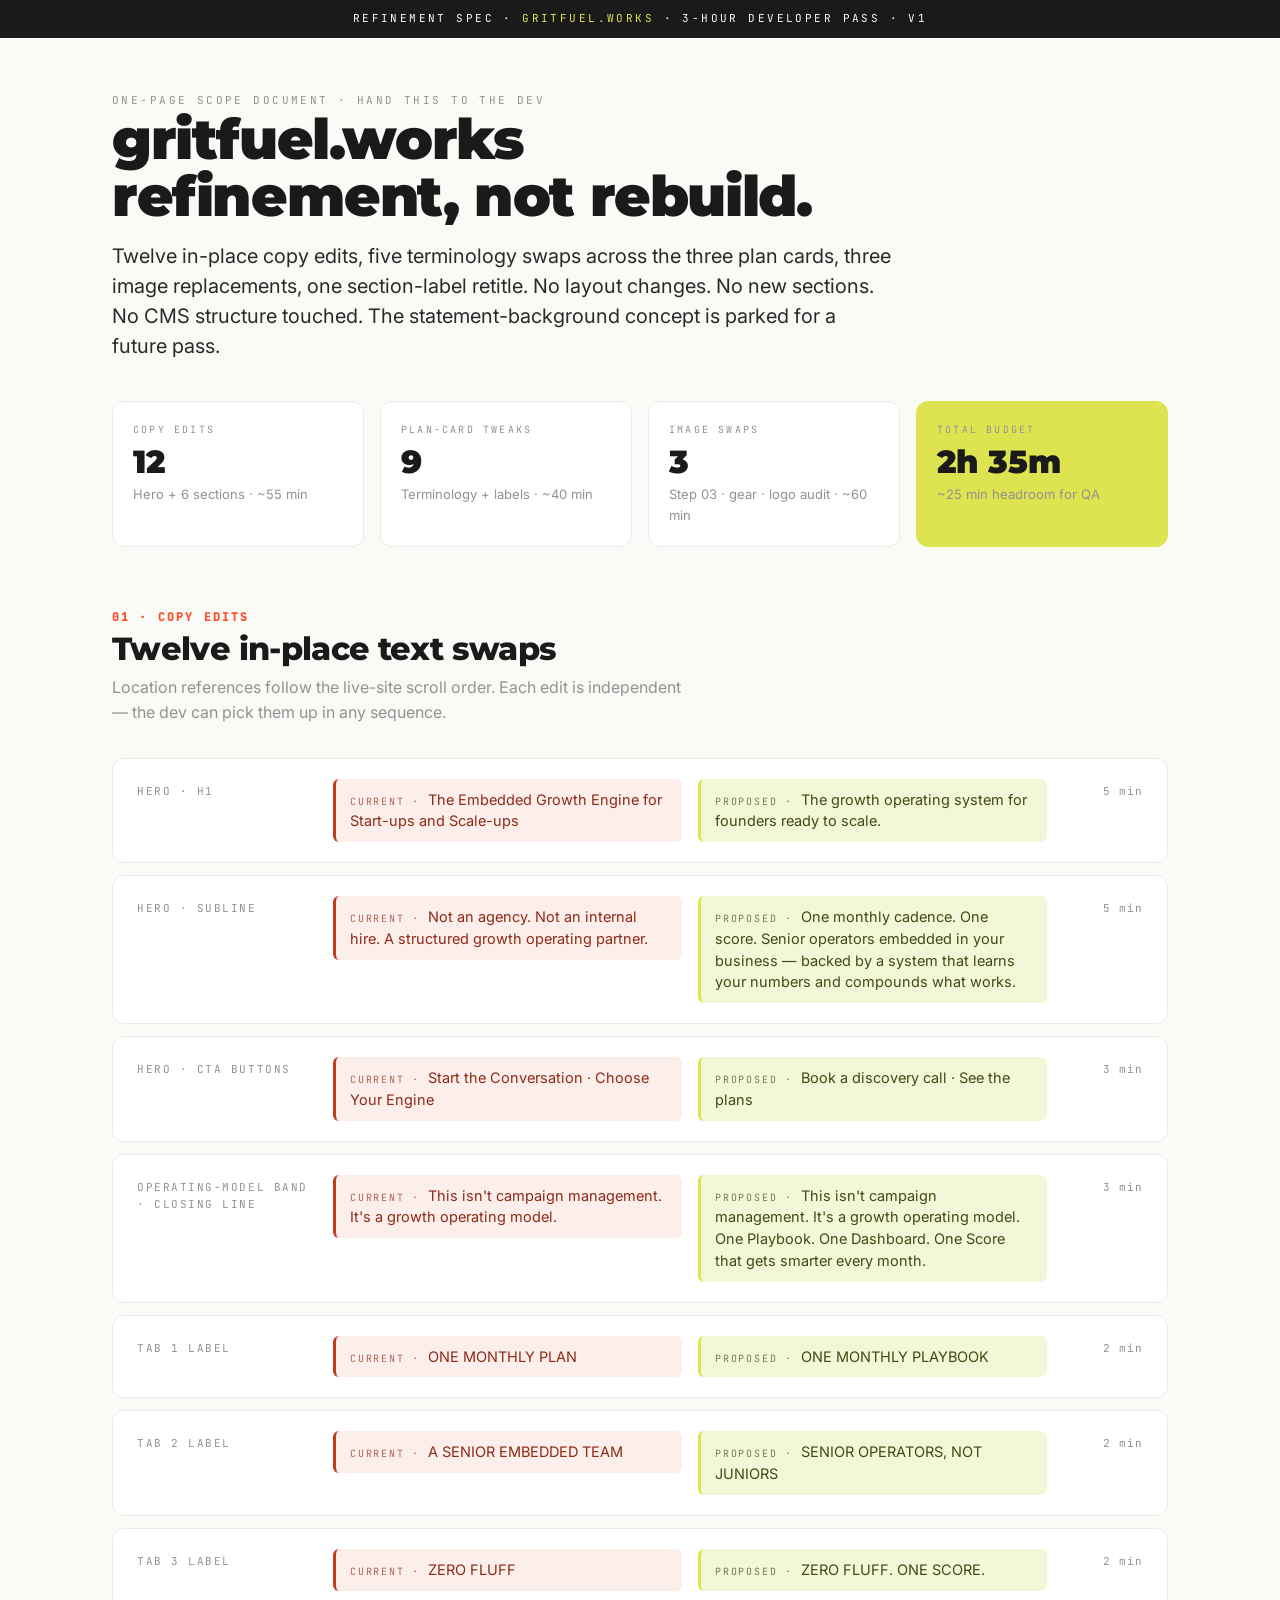
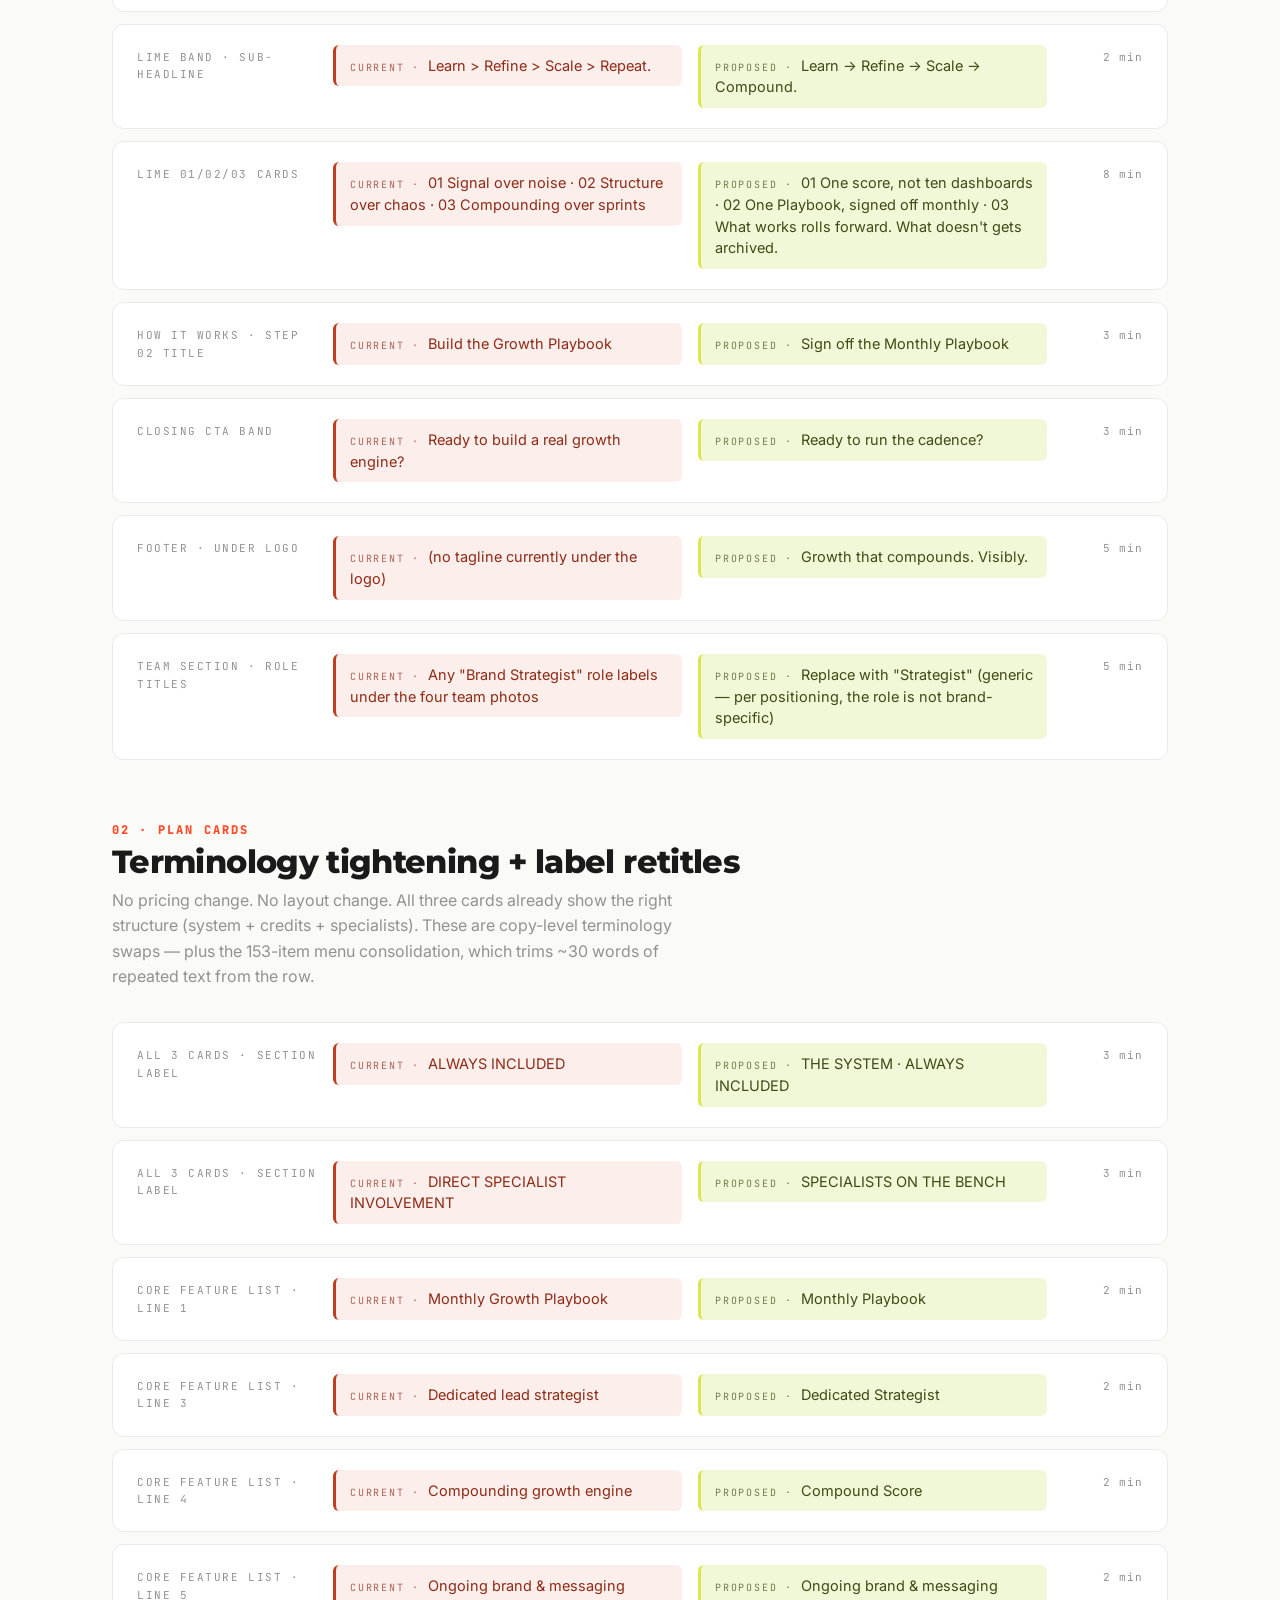
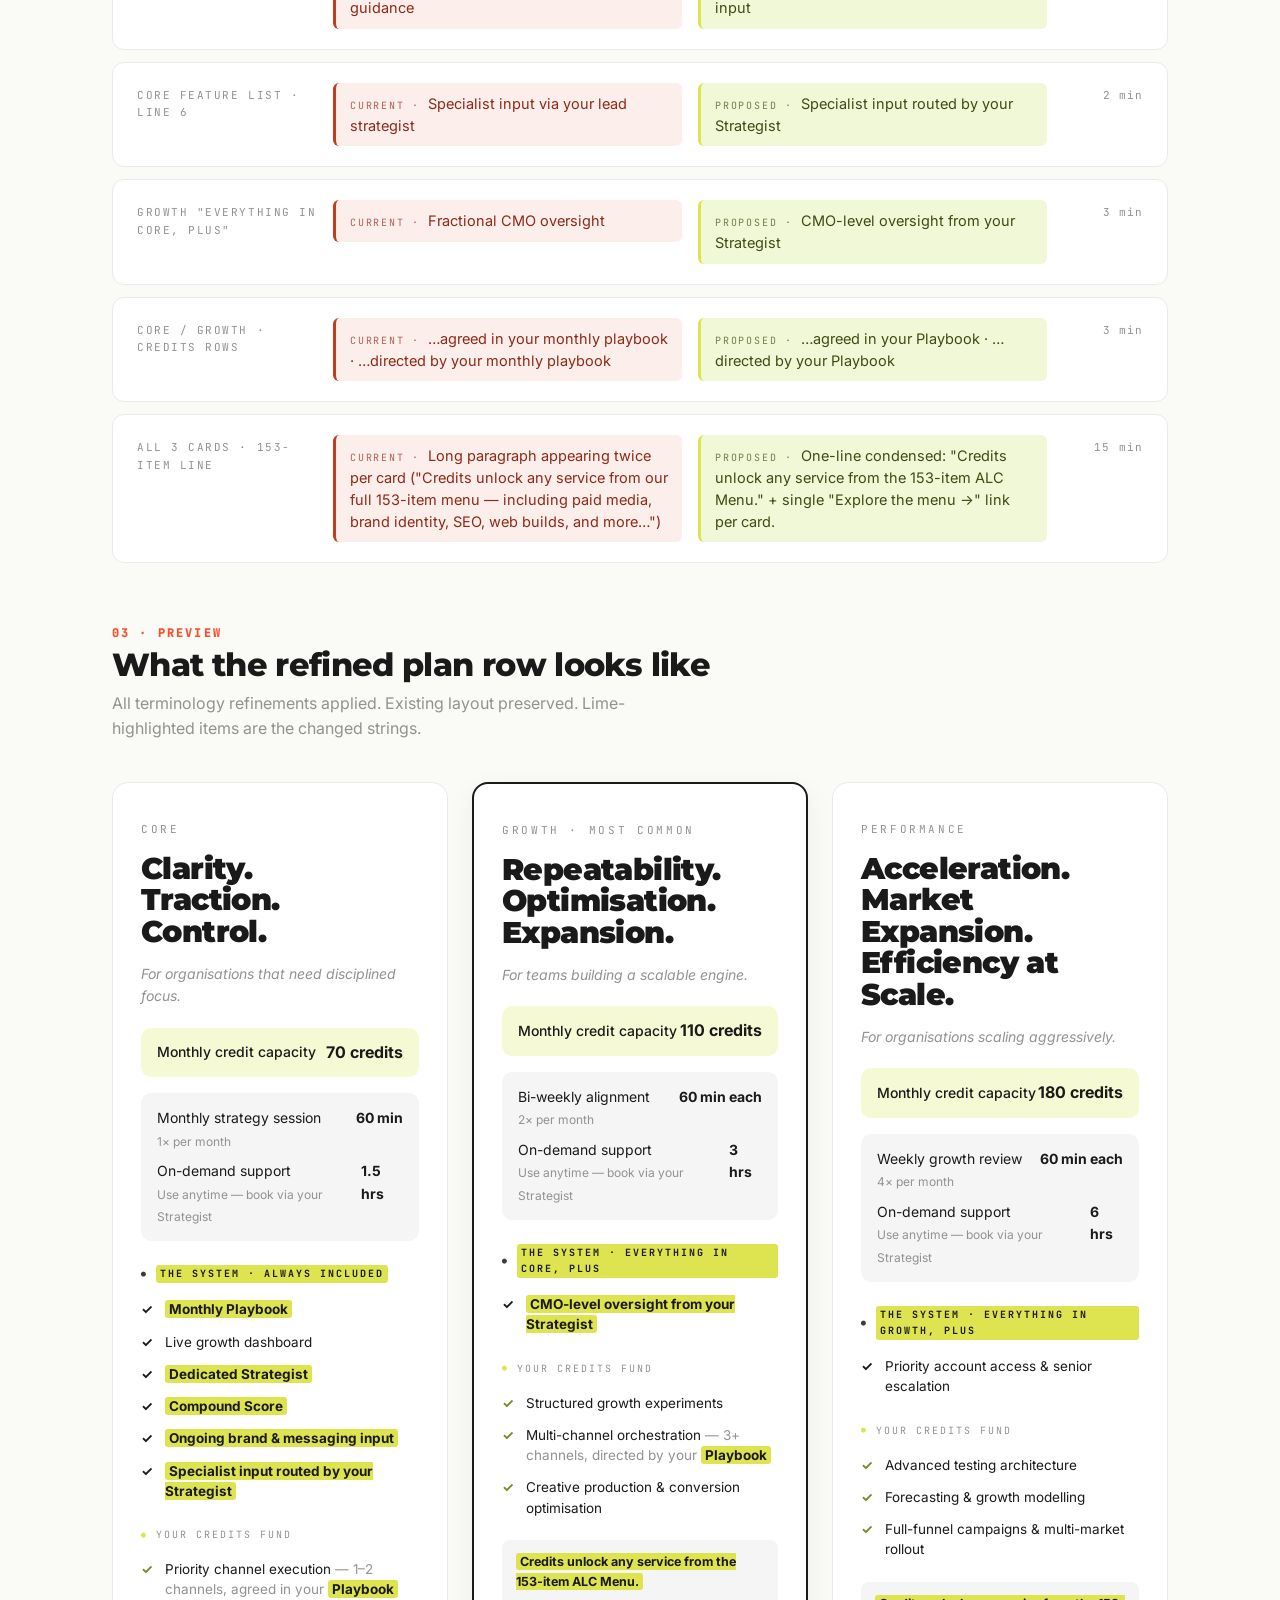
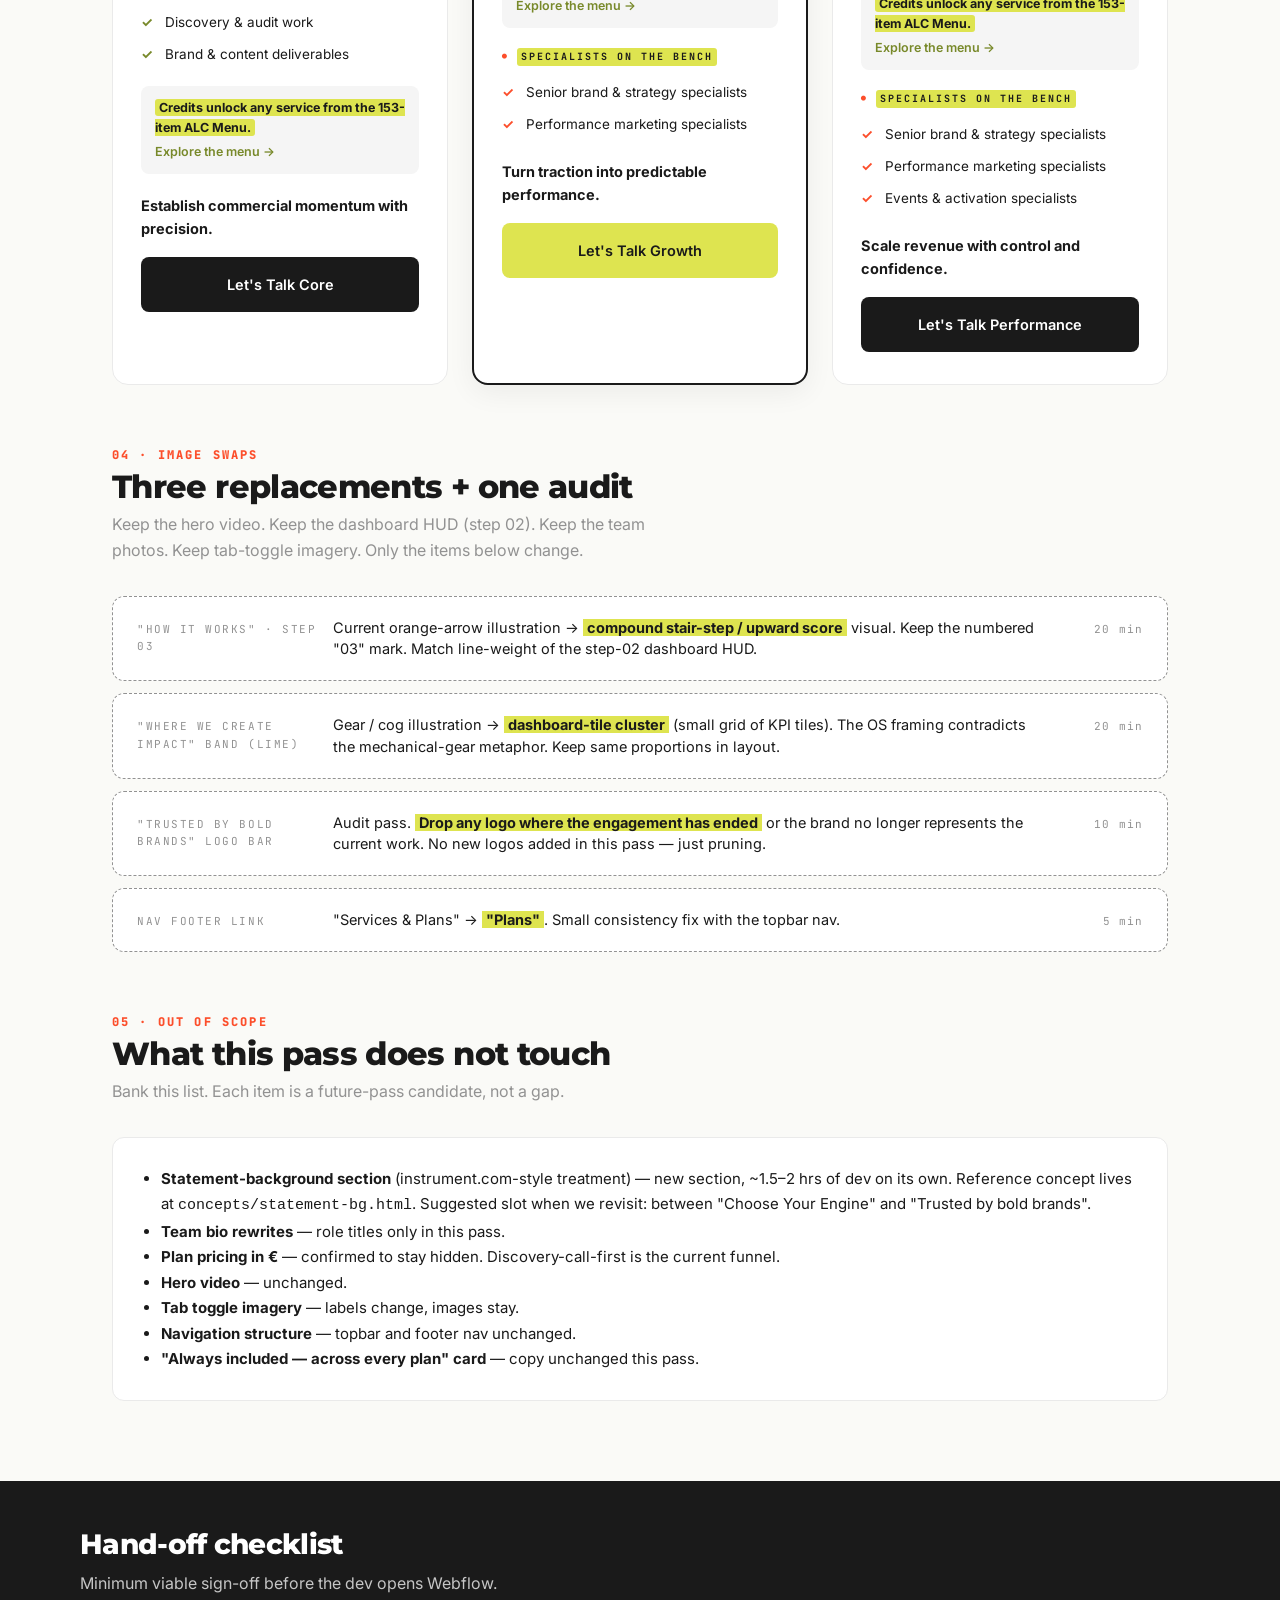
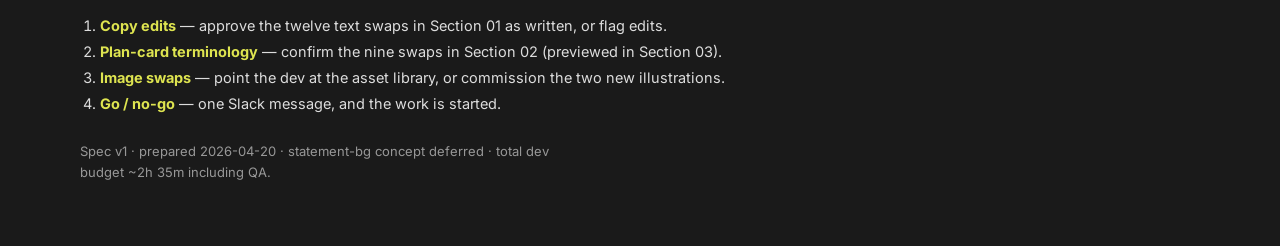
<file: refinement-spec.html>
<!DOCTYPE html>
<html lang="en">
<head>
<meta charset="UTF-8">
<meta name="viewport" content="width=device-width, initial-scale=1.0">
<title>gritfuel.works · refinement spec (3-hr pass)</title>
<link rel="stylesheet" href="assets/shared.css">
<style>
  body { background: var(--paper); }

  /* Dev bar */
  .micro-bar { background: var(--ink); color: var(--paper); font-family: var(--f-mono); font-size: 11px; letter-spacing: 0.22em; text-transform: uppercase; padding: 10px 24px; text-align: center; }
  .micro-bar .lime { color: var(--lime); }

  /* Exec summary */
  .exec {
    max-width: 1120px; margin: 48px auto; padding: 0 32px;
  }
  .exec h1 {
    font-family: var(--f-display); font-weight: 900;
    font-size: clamp(36px, 4.5vw, 56px); line-height: 1.02; letter-spacing: -0.025em;
    margin: 0 0 16px;
  }
  .exec .kicker { font-family: var(--f-mono); font-size: 11px; letter-spacing: 0.22em; text-transform: uppercase; color: var(--gray); }
  .exec .lead { max-width: 60ch; color: #2A2A2A; }

  .budget {
    display: grid; grid-template-columns: repeat(4, 1fr); gap: 16px;
    margin: 40px 0;
  }
  .budget .cell {
    background: var(--white); border: 1px solid var(--gray-200);
    border-radius: 12px; padding: 20px;
  }
  .budget .cell .lbl { font-family: var(--f-mono); font-size: 10px; letter-spacing: 0.22em; text-transform: uppercase; color: var(--gray); }
  .budget .cell .val { font-family: var(--f-display); font-weight: 900; font-size: 32px; line-height: 1; margin-top: 8px; }
  .budget .cell .sub { font-size: 13px; color: var(--gray); margin-top: 6px; }
  .budget .cell.primary { background: var(--lime); border-color: var(--lime); }

  /* Section headings in spec */
  .spec-section { max-width: 1120px; margin: 64px auto; padding: 0 32px; }
  .spec-section h2 {
    font-family: var(--f-display); font-weight: 800;
    font-size: 32px; letter-spacing: -0.02em; margin: 0 0 8px;
  }
  .spec-section h2::before {
    content: attr(data-num);
    font-family: var(--f-mono); font-size: 12px;
    color: var(--orange); letter-spacing: 0.18em;
    display: block; margin-bottom: 8px;
  }
  .spec-section .sdesc { color: var(--gray); max-width: 58ch; margin-bottom: 32px; }

  /* Change block — current → proposed */
  .change {
    display: grid;
    grid-template-columns: 180px 1fr 1fr 80px;
    gap: 16px;
    background: var(--white);
    border: 1px solid var(--gray-200);
    border-radius: 12px;
    padding: 20px 24px;
    margin-bottom: 12px;
    align-items: start;
  }
  .change .where {
    font-family: var(--f-mono); font-size: 11px; letter-spacing: 0.14em;
    text-transform: uppercase; color: var(--gray);
    padding-top: 4px;
  }
  .change .before, .change .after {
    font-size: 14.5px; line-height: 1.5;
    padding: 10px 14px; border-radius: 6px;
  }
  .change .before {
    background: #FCEEEB; color: #8E2A16;
    border-left: 3px solid #C13D1F;
  }
  .change .before::before { content: "CURRENT · "; font-family: var(--f-mono); font-size: 10px; letter-spacing: 0.18em; opacity: 0.7; }
  .change .after {
    background: #F1F8D8; color: #3F4A14;
    border-left: 3px solid var(--lime);
  }
  .change .after::before { content: "PROPOSED · "; font-family: var(--f-mono); font-size: 10px; letter-spacing: 0.18em; opacity: 0.7; }
  .change .time {
    font-family: var(--f-mono); font-size: 11px;
    letter-spacing: 0.1em; color: var(--gray);
    padding-top: 4px; text-align: right;
  }

  /* Image note */
  .image-note {
    display: grid; grid-template-columns: 180px 1fr 80px; gap: 16px;
    padding: 20px 24px; background: var(--white);
    border: 1px dashed var(--gray); border-radius: 12px;
    margin-bottom: 12px; align-items: start;
  }
  .image-note .where { font-family: var(--f-mono); font-size: 11px; letter-spacing: 0.14em; text-transform: uppercase; color: var(--gray); padding-top: 4px; }
  .image-note .action { font-size: 14.5px; line-height: 1.5; }
  .image-note .action strong { background: var(--lime); padding: 0 4px; }
  .image-note .time { font-family: var(--f-mono); font-size: 11px; letter-spacing: 0.1em; color: var(--gray); text-align: right; padding-top: 4px; }

  /* Plan cards preview */
  .plans-preview {
    display: grid; grid-template-columns: repeat(3, 1fr); gap: 24px;
    margin-top: 40px;
  }
  .plan-card {
    background: var(--white); border: 1px solid var(--gray-200);
    border-radius: 16px; padding: 32px 28px;
    position: relative;
  }
  .plan-card.featured {
    border: 2px solid var(--ink);
    box-shadow: 0 8px 28px rgba(0,0,0,0.06);
  }
  .plan-card .name {
    font-family: var(--f-mono); font-size: 11px; letter-spacing: 0.24em;
    text-transform: uppercase; color: var(--gray);
  }
  .plan-card .head {
    font-family: var(--f-display); font-weight: 900;
    font-size: 30px; line-height: 1.05; letter-spacing: -0.02em;
    margin: 12px 0 16px;
  }
  .plan-card .sub { font-size: 14px; color: var(--gray); font-style: italic; margin-bottom: 20px; }
  .plan-card .capacity {
    background: #F6FAD4; border-radius: 10px; padding: 12px 16px;
    display: flex; justify-content: space-between; align-items: center;
    font-size: 14px; font-weight: 500; margin-bottom: 16px;
  }
  .plan-card .capacity strong { font-size: 16px; }
  .plan-card .time-row {
    background: var(--gray-100); border-radius: 10px; padding: 14px 16px;
    margin-bottom: 24px; font-size: 14px;
  }
  .plan-card .time-row .line { display: flex; justify-content: space-between; margin-bottom: 8px; }
  .plan-card .time-row .line:last-child { margin-bottom: 0; }
  .plan-card .time-row .line .lbl-sml { color: var(--gray); font-size: 12px; }

  .plan-card .seg {
    font-family: var(--f-mono); font-size: 10px; letter-spacing: 0.2em;
    text-transform: uppercase; color: var(--gray);
    margin: 20px 0 10px;
    display: flex; align-items: center; gap: 8px;
  }
  .plan-card .seg::before { content: "●"; color: var(--charcoal); font-size: 8px; }
  .plan-card .seg.credits::before { color: var(--lime); }
  .plan-card .seg.spec::before { color: var(--orange); }

  .plan-card ul { list-style: none; padding: 0; margin: 0 0 16px; }
  .plan-card ul li {
    font-size: 13.5px; line-height: 1.5;
    padding: 6px 0 6px 24px; position: relative;
  }
  .plan-card ul li::before {
    content: "✓"; color: var(--ink); font-weight: 700;
    position: absolute; left: 0;
  }
  .plan-card ul.credits li::before { color: #78892A; }
  .plan-card ul.spec li::before { color: var(--orange); }

  .plan-card .menu-note {
    background: var(--gray-100); border-radius: 8px;
    padding: 12px 14px; font-size: 12.5px; color: var(--gray);
    margin: 12px 0 20px;
  }
  .plan-card .menu-note a { color: #78892A; font-weight: 600; display: inline-block; margin-top: 4px; }

  .plan-card .tagline { font-weight: 700; font-size: 14.5px; margin: 20px 0 16px; }
  .plan-card .cta {
    display: block; background: var(--ink); color: var(--white);
    text-align: center; padding: 16px; border-radius: 8px;
    font-weight: 600; font-size: 14.5px;
  }
  .plan-card.featured .cta { background: var(--lime); color: var(--ink); }

  .plan-change-note {
    font-family: var(--f-mono); font-size: 10px; letter-spacing: 0.18em;
    text-transform: uppercase; color: #C13D1F;
    background: #FCEEEB; padding: 3px 6px; border-radius: 3px;
    display: inline-block; margin-left: 4px;
    font-weight: 500;
  }

  /* Time stamp on changes */
  .label-changed {
    background: var(--lime); color: var(--ink);
    padding: 1px 4px; border-radius: 3px;
    font-weight: 700;
  }

  /* Final bar */
  .final {
    background: var(--ink); color: var(--white);
    padding: 48px 32px; margin-top: 80px;
  }
  .final .inner { max-width: 1120px; margin: 0 auto; }
  .final h2 { color: var(--white); font-size: 28px; margin: 0 0 12px; }
  .final p { color: rgba(255,255,255,0.75); max-width: 60ch; }
  .final ol { color: rgba(255,255,255,0.85); font-size: 14.5px; line-height: 1.8; padding-left: 20px; }
  .final ol li strong { color: var(--lime); }

  @media (max-width: 900px) {
    .budget { grid-template-columns: repeat(2, 1fr); }
    .plans-preview { grid-template-columns: 1fr; }
    .change { grid-template-columns: 1fr; }
    .change .where, .change .time { font-size: 10px; padding: 0; }
    .image-note { grid-template-columns: 1fr; }
  }
</style>
</head>
<body>

<div class="micro-bar">
  Refinement spec · <span class="lime">gritfuel.works</span> · 3-hour developer pass · v1
</div>

<!-- ================= EXEC SUMMARY ================= -->
<div class="exec">
  <span class="kicker">One-page scope document · hand this to the dev</span>
  <h1>gritfuel.works<br>refinement, not rebuild.</h1>
  <p class="lead">
    Twelve in-place copy edits, five terminology swaps across the three plan cards,
    three image replacements, one section-label retitle. No layout changes.
    No new sections. No CMS structure touched.
    The statement-background concept is parked for a future pass.
  </p>

  <div class="budget">
    <div class="cell">
      <div class="lbl">Copy edits</div>
      <div class="val">12</div>
      <div class="sub">Hero + 6 sections · ~55 min</div>
    </div>
    <div class="cell">
      <div class="lbl">Plan-card tweaks</div>
      <div class="val">9</div>
      <div class="sub">Terminology + labels · ~40 min</div>
    </div>
    <div class="cell">
      <div class="lbl">Image swaps</div>
      <div class="val">3</div>
      <div class="sub">Step 03 · gear · logo audit · ~60 min</div>
    </div>
    <div class="cell primary">
      <div class="lbl">Total budget</div>
      <div class="val">2h 35m</div>
      <div class="sub">~25 min headroom for QA</div>
    </div>
  </div>
</div>

<!-- ================= SECTION 1 — COPY EDITS ================= -->
<section class="spec-section">
  <h2 data-num="01 · COPY EDITS">Twelve in-place text swaps</h2>
  <p class="sdesc">Location references follow the live-site scroll order. Each edit is independent — the dev can pick them up in any sequence.</p>

  <div class="change">
    <div class="where">Hero · H1</div>
    <div class="before">The Embedded Growth Engine for Start-ups and Scale-ups</div>
    <div class="after">The growth operating system for founders ready to scale.</div>
    <div class="time">5 min</div>
  </div>

  <div class="change">
    <div class="where">Hero · subline</div>
    <div class="before">Not an agency. Not an internal hire. A structured growth operating partner.</div>
    <div class="after">One monthly cadence. One score. Senior operators embedded in your business — backed by a system that learns your numbers and compounds what works.</div>
    <div class="time">5 min</div>
  </div>

  <div class="change">
    <div class="where">Hero · CTA buttons</div>
    <div class="before">Start the Conversation · Choose Your Engine</div>
    <div class="after">Book a discovery call · See the plans</div>
    <div class="time">3 min</div>
  </div>

  <div class="change">
    <div class="where">Operating-model band · closing line</div>
    <div class="before">This isn't campaign management. It's a growth operating model.</div>
    <div class="after">This isn't campaign management. It's a growth operating model. One Playbook. One Dashboard. One Score that gets smarter every month.</div>
    <div class="time">3 min</div>
  </div>

  <div class="change">
    <div class="where">Tab 1 label</div>
    <div class="before">ONE MONTHLY PLAN</div>
    <div class="after">ONE MONTHLY PLAYBOOK</div>
    <div class="time">2 min</div>
  </div>

  <div class="change">
    <div class="where">Tab 2 label</div>
    <div class="before">A SENIOR EMBEDDED TEAM</div>
    <div class="after">SENIOR OPERATORS, NOT JUNIORS</div>
    <div class="time">2 min</div>
  </div>

  <div class="change">
    <div class="where">Tab 3 label</div>
    <div class="before">ZERO FLUFF</div>
    <div class="after">ZERO FLUFF. ONE SCORE.</div>
    <div class="time">2 min</div>
  </div>

  <div class="change">
    <div class="where">Lime band · sub-headline</div>
    <div class="before">Learn &gt; Refine &gt; Scale &gt; Repeat.</div>
    <div class="after">Learn → Refine → Scale → Compound.</div>
    <div class="time">2 min</div>
  </div>

  <div class="change">
    <div class="where">Lime 01/02/03 cards</div>
    <div class="before">01 Signal over noise · 02 Structure over chaos · 03 Compounding over sprints</div>
    <div class="after">01 One score, not ten dashboards · 02 One Playbook, signed off monthly · 03 What works rolls forward. What doesn't gets archived.</div>
    <div class="time">8 min</div>
  </div>

  <div class="change">
    <div class="where">How It Works · step 02 title</div>
    <div class="before">Build the Growth Playbook</div>
    <div class="after">Sign off the Monthly Playbook</div>
    <div class="time">3 min</div>
  </div>

  <div class="change">
    <div class="where">Closing CTA band</div>
    <div class="before">Ready to build a real growth engine?</div>
    <div class="after">Ready to run the cadence?</div>
    <div class="time">3 min</div>
  </div>

  <div class="change">
    <div class="where">Footer · under logo</div>
    <div class="before">(no tagline currently under the logo)</div>
    <div class="after">Growth that compounds. Visibly.</div>
    <div class="time">5 min</div>
  </div>

  <div class="change">
    <div class="where">Team section · role titles</div>
    <div class="before">Any "Brand Strategist" role labels under the four team photos</div>
    <div class="after">Replace with "Strategist" (generic — per positioning, the role is not brand-specific)</div>
    <div class="time">5 min</div>
  </div>
</section>

<!-- ================= SECTION 2 — PLAN CARDS ================= -->
<section class="spec-section">
  <h2 data-num="02 · PLAN CARDS">Terminology tightening + label retitles</h2>
  <p class="sdesc">No pricing change. No layout change. All three cards already show the right structure (system + credits + specialists). These are copy-level terminology swaps — plus the 153-item menu consolidation, which trims ~30 words of repeated text from the row.</p>

  <div class="change">
    <div class="where">All 3 cards · section label</div>
    <div class="before">ALWAYS INCLUDED</div>
    <div class="after">THE SYSTEM · ALWAYS INCLUDED</div>
    <div class="time">3 min</div>
  </div>

  <div class="change">
    <div class="where">All 3 cards · section label</div>
    <div class="before">DIRECT SPECIALIST INVOLVEMENT</div>
    <div class="after">SPECIALISTS ON THE BENCH</div>
    <div class="time">3 min</div>
  </div>

  <div class="change">
    <div class="where">Core feature list · line 1</div>
    <div class="before">Monthly Growth Playbook</div>
    <div class="after">Monthly Playbook</div>
    <div class="time">2 min</div>
  </div>

  <div class="change">
    <div class="where">Core feature list · line 3</div>
    <div class="before">Dedicated lead strategist</div>
    <div class="after">Dedicated Strategist</div>
    <div class="time">2 min</div>
  </div>

  <div class="change">
    <div class="where">Core feature list · line 4</div>
    <div class="before">Compounding growth engine</div>
    <div class="after">Compound Score</div>
    <div class="time">2 min</div>
  </div>

  <div class="change">
    <div class="where">Core feature list · line 5</div>
    <div class="before">Ongoing brand &amp; messaging guidance</div>
    <div class="after">Ongoing brand &amp; messaging input</div>
    <div class="time">2 min</div>
  </div>

  <div class="change">
    <div class="where">Core feature list · line 6</div>
    <div class="before">Specialist input via your lead strategist</div>
    <div class="after">Specialist input routed by your Strategist</div>
    <div class="time">2 min</div>
  </div>

  <div class="change">
    <div class="where">Growth "Everything in Core, plus"</div>
    <div class="before">Fractional CMO oversight</div>
    <div class="after">CMO-level oversight from your Strategist</div>
    <div class="time">3 min</div>
  </div>

  <div class="change">
    <div class="where">Core / Growth · credits rows</div>
    <div class="before">…agreed in your monthly playbook · …directed by your monthly playbook</div>
    <div class="after">…agreed in your Playbook · …directed by your Playbook</div>
    <div class="time">3 min</div>
  </div>

  <div class="change">
    <div class="where">All 3 cards · 153-item line</div>
    <div class="before">Long paragraph appearing twice per card ("Credits unlock any service from our full 153-item menu — including paid media, brand identity, SEO, web builds, and more…")</div>
    <div class="after">One-line condensed: "Credits unlock any service from the 153-item ALC Menu." + single "Explore the menu →" link per card.</div>
    <div class="time">15 min</div>
  </div>
</section>

<!-- ================= SECTION 3 — RENDERED PLAN CARDS ================= -->
<section class="spec-section">
  <h2 data-num="03 · PREVIEW">What the refined plan row looks like</h2>
  <p class="sdesc">All terminology refinements applied. Existing layout preserved. Lime-highlighted items are the changed strings.</p>

  <div class="plans-preview">
    <!-- CORE -->
    <div class="plan-card">
      <span class="name">CORE</span>
      <h3 class="head">Clarity.<br>Traction.<br>Control.</h3>
      <p class="sub">For organisations that need disciplined focus.</p>

      <div class="capacity">
        <span>Monthly credit capacity</span>
        <strong>70 credits</strong>
      </div>

      <div class="time-row">
        <div class="line"><span>Monthly strategy session<br><span class="lbl-sml">1× per month</span></span><strong>60 min</strong></div>
        <div class="line"><span>On-demand support<br><span class="lbl-sml">Use anytime — book via your Strategist</span></span><strong>1.5 hrs</strong></div>
      </div>

      <div class="seg"><span class="label-changed">THE SYSTEM · ALWAYS INCLUDED</span></div>
      <ul>
        <li><span class="label-changed">Monthly Playbook</span></li>
        <li>Live growth dashboard</li>
        <li><span class="label-changed">Dedicated Strategist</span></li>
        <li><span class="label-changed">Compound Score</span></li>
        <li><span class="label-changed">Ongoing brand &amp; messaging input</span></li>
        <li><span class="label-changed">Specialist input routed by your Strategist</span></li>
      </ul>

      <div class="seg credits">YOUR CREDITS FUND</div>
      <ul class="credits">
        <li>Priority channel execution <em style="color:var(--gray);font-style:normal;">— 1–2 channels, agreed in your <span class="label-changed">Playbook</span></em></li>
        <li>Discovery &amp; audit work</li>
        <li>Brand &amp; content deliverables</li>
      </ul>

      <div class="menu-note">
        <span class="label-changed">Credits unlock any service from the 153-item ALC Menu.</span>
        <br><a href="#">Explore the menu →</a>
      </div>

      <div class="tagline">Establish commercial momentum with precision.</div>
      <a href="#" class="cta">Let's Talk Core</a>
    </div>

    <!-- GROWTH (FEATURED) -->
    <div class="plan-card featured">
      <span class="name">GROWTH · most common</span>
      <h3 class="head">Repeatability.<br>Optimisation.<br>Expansion.</h3>
      <p class="sub">For teams building a scalable engine.</p>

      <div class="capacity">
        <span>Monthly credit capacity</span>
        <strong>110 credits</strong>
      </div>

      <div class="time-row">
        <div class="line"><span>Bi-weekly alignment<br><span class="lbl-sml">2× per month</span></span><strong>60 min each</strong></div>
        <div class="line"><span>On-demand support<br><span class="lbl-sml">Use anytime — book via your Strategist</span></span><strong>3 hrs</strong></div>
      </div>

      <div class="seg"><span class="label-changed">THE SYSTEM · EVERYTHING IN CORE, PLUS</span></div>
      <ul>
        <li><span class="label-changed">CMO-level oversight from your Strategist</span></li>
      </ul>

      <div class="seg credits">YOUR CREDITS FUND</div>
      <ul class="credits">
        <li>Structured growth experiments</li>
        <li>Multi-channel orchestration <em style="color:var(--gray);font-style:normal;">— 3+ channels, directed by your <span class="label-changed">Playbook</span></em></li>
        <li>Creative production &amp; conversion optimisation</li>
      </ul>

      <div class="menu-note">
        <span class="label-changed">Credits unlock any service from the 153-item ALC Menu.</span>
        <br><a href="#">Explore the menu →</a>
      </div>

      <div class="seg spec"><span class="label-changed">SPECIALISTS ON THE BENCH</span></div>
      <ul class="spec">
        <li>Senior brand &amp; strategy specialists</li>
        <li>Performance marketing specialists</li>
      </ul>

      <div class="tagline">Turn traction into predictable performance.</div>
      <a href="#" class="cta">Let's Talk Growth</a>
    </div>

    <!-- PERFORMANCE -->
    <div class="plan-card">
      <span class="name">PERFORMANCE</span>
      <h3 class="head">Acceleration.<br>Market Expansion.<br>Efficiency at Scale.</h3>
      <p class="sub">For organisations scaling aggressively.</p>

      <div class="capacity">
        <span>Monthly credit capacity</span>
        <strong>180 credits</strong>
      </div>

      <div class="time-row">
        <div class="line"><span>Weekly growth review<br><span class="lbl-sml">4× per month</span></span><strong>60 min each</strong></div>
        <div class="line"><span>On-demand support<br><span class="lbl-sml">Use anytime — book via your Strategist</span></span><strong>6 hrs</strong></div>
      </div>

      <div class="seg"><span class="label-changed">THE SYSTEM · EVERYTHING IN GROWTH, PLUS</span></div>
      <ul>
        <li>Priority account access &amp; senior escalation</li>
      </ul>

      <div class="seg credits">YOUR CREDITS FUND</div>
      <ul class="credits">
        <li>Advanced testing architecture</li>
        <li>Forecasting &amp; growth modelling</li>
        <li>Full-funnel campaigns &amp; multi-market rollout</li>
      </ul>

      <div class="menu-note">
        <span class="label-changed">Credits unlock any service from the 153-item ALC Menu.</span>
        <br><a href="#">Explore the menu →</a>
      </div>

      <div class="seg spec"><span class="label-changed">SPECIALISTS ON THE BENCH</span></div>
      <ul class="spec">
        <li>Senior brand &amp; strategy specialists</li>
        <li>Performance marketing specialists</li>
        <li>Events &amp; activation specialists</li>
      </ul>

      <div class="tagline">Scale revenue with control and confidence.</div>
      <a href="#" class="cta">Let's Talk Performance</a>
    </div>
  </div>
</section>

<!-- ================= SECTION 4 — IMAGE SWAPS ================= -->
<section class="spec-section">
  <h2 data-num="04 · IMAGE SWAPS">Three replacements + one audit</h2>
  <p class="sdesc">Keep the hero video. Keep the dashboard HUD (step 02). Keep the team photos. Keep tab-toggle imagery. Only the items below change.</p>

  <div class="image-note">
    <div class="where">"How It Works" · step 03</div>
    <div class="action">Current orange-arrow illustration → <strong>compound stair-step / upward score</strong> visual. Keep the numbered "03" mark. Match line-weight of the step-02 dashboard HUD.</div>
    <div class="time">20 min</div>
  </div>

  <div class="image-note">
    <div class="where">"Where We Create Impact" band (lime)</div>
    <div class="action">Gear / cog illustration → <strong>dashboard-tile cluster</strong> (small grid of KPI tiles). The OS framing contradicts the mechanical-gear metaphor. Keep same proportions in layout.</div>
    <div class="time">20 min</div>
  </div>

  <div class="image-note">
    <div class="where">"Trusted by bold brands" logo bar</div>
    <div class="action">Audit pass. <strong>Drop any logo where the engagement has ended</strong> or the brand no longer represents the current work. No new logos added in this pass — just pruning.</div>
    <div class="time">10 min</div>
  </div>

  <div class="image-note">
    <div class="where">Nav footer link</div>
    <div class="action">"Services &amp; Plans" → <strong>"Plans"</strong>. Small consistency fix with the topbar nav.</div>
    <div class="time">5 min</div>
  </div>
</section>

<!-- ================= SECTION 5 — EXPLICITLY OUT OF SCOPE ================= -->
<section class="spec-section">
  <h2 data-num="05 · OUT OF SCOPE">What this pass does not touch</h2>
  <p class="sdesc">Bank this list. Each item is a future-pass candidate, not a gap.</p>

  <div style="background: var(--white); border: 1px solid var(--gray-200); border-radius: 12px; padding: 28px; font-size: 15px; line-height: 1.7;">
    <ul style="margin: 0; padding-left: 20px;">
      <li><strong>Statement-background section</strong> (instrument.com-style treatment) — new section, ~1.5–2 hrs of dev on its own. Reference concept lives at <code>concepts/statement-bg.html</code>. Suggested slot when we revisit: between "Choose Your Engine" and "Trusted by bold brands".</li>
      <li><strong>Team bio rewrites</strong> — role titles only in this pass.</li>
      <li><strong>Plan pricing in €</strong> — confirmed to stay hidden. Discovery-call-first is the current funnel.</li>
      <li><strong>Hero video</strong> — unchanged.</li>
      <li><strong>Tab toggle imagery</strong> — labels change, images stay.</li>
      <li><strong>Navigation structure</strong> — topbar and footer nav unchanged.</li>
      <li><strong>"Always included — across every plan" card</strong> — copy unchanged this pass.</li>
    </ul>
  </div>
</section>

<!-- ================= FOOTER ================= -->
<section class="final">
  <div class="inner">
    <h2>Hand-off checklist</h2>
    <p>Minimum viable sign-off before the dev opens Webflow.</p>
    <ol>
      <li><strong>Copy edits</strong> — approve the twelve text swaps in Section 01 as written, or flag edits.</li>
      <li><strong>Plan-card terminology</strong> — confirm the nine swaps in Section 02 (previewed in Section 03).</li>
      <li><strong>Image swaps</strong> — point the dev at the asset library, or commission the two new illustrations.</li>
      <li><strong>Go / no-go</strong> — one Slack message, and the work is started.</li>
    </ol>
    <p style="margin-top: 24px; color: rgba(255,255,255,0.55); font-size: 13px;">
      Spec v1 · prepared 2026-04-20 · statement-bg concept deferred · total dev budget ~2h 35m including QA.
    </p>
  </div>
</section>

</body>
</html>
</file>
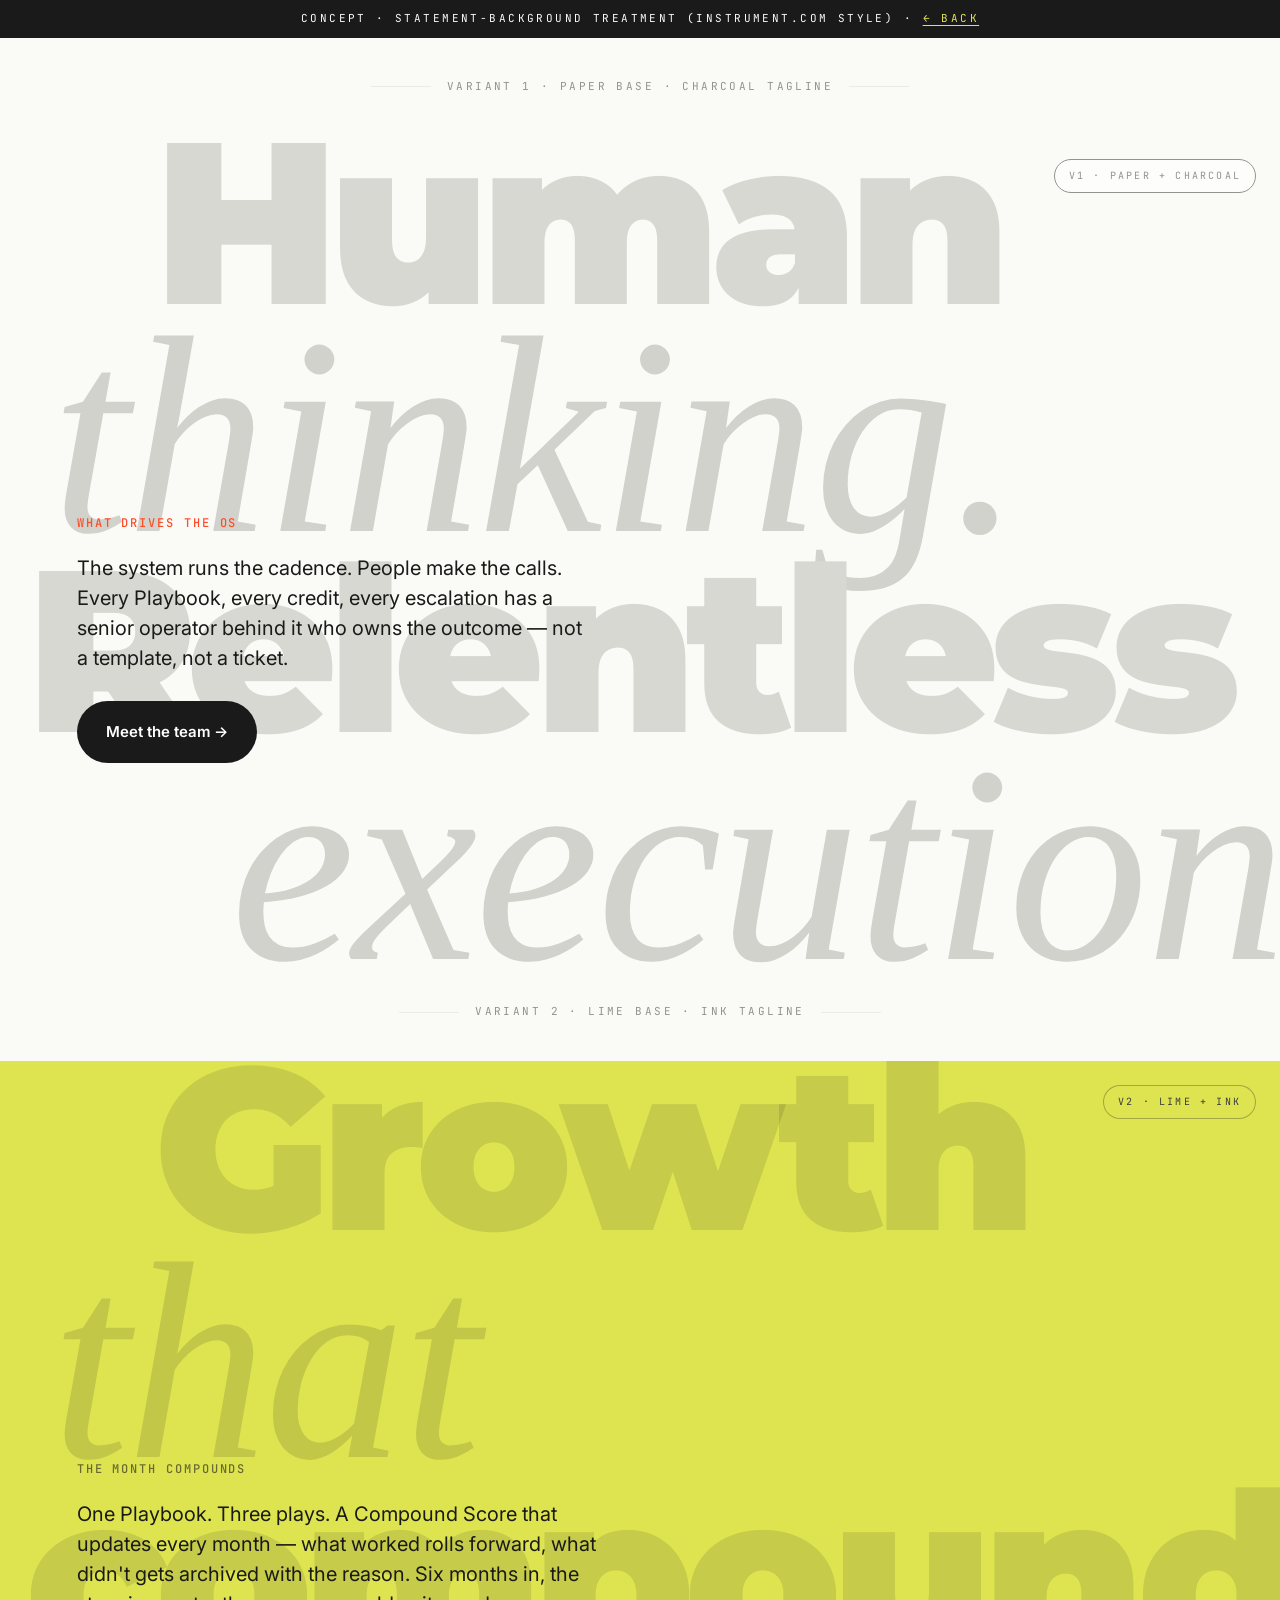
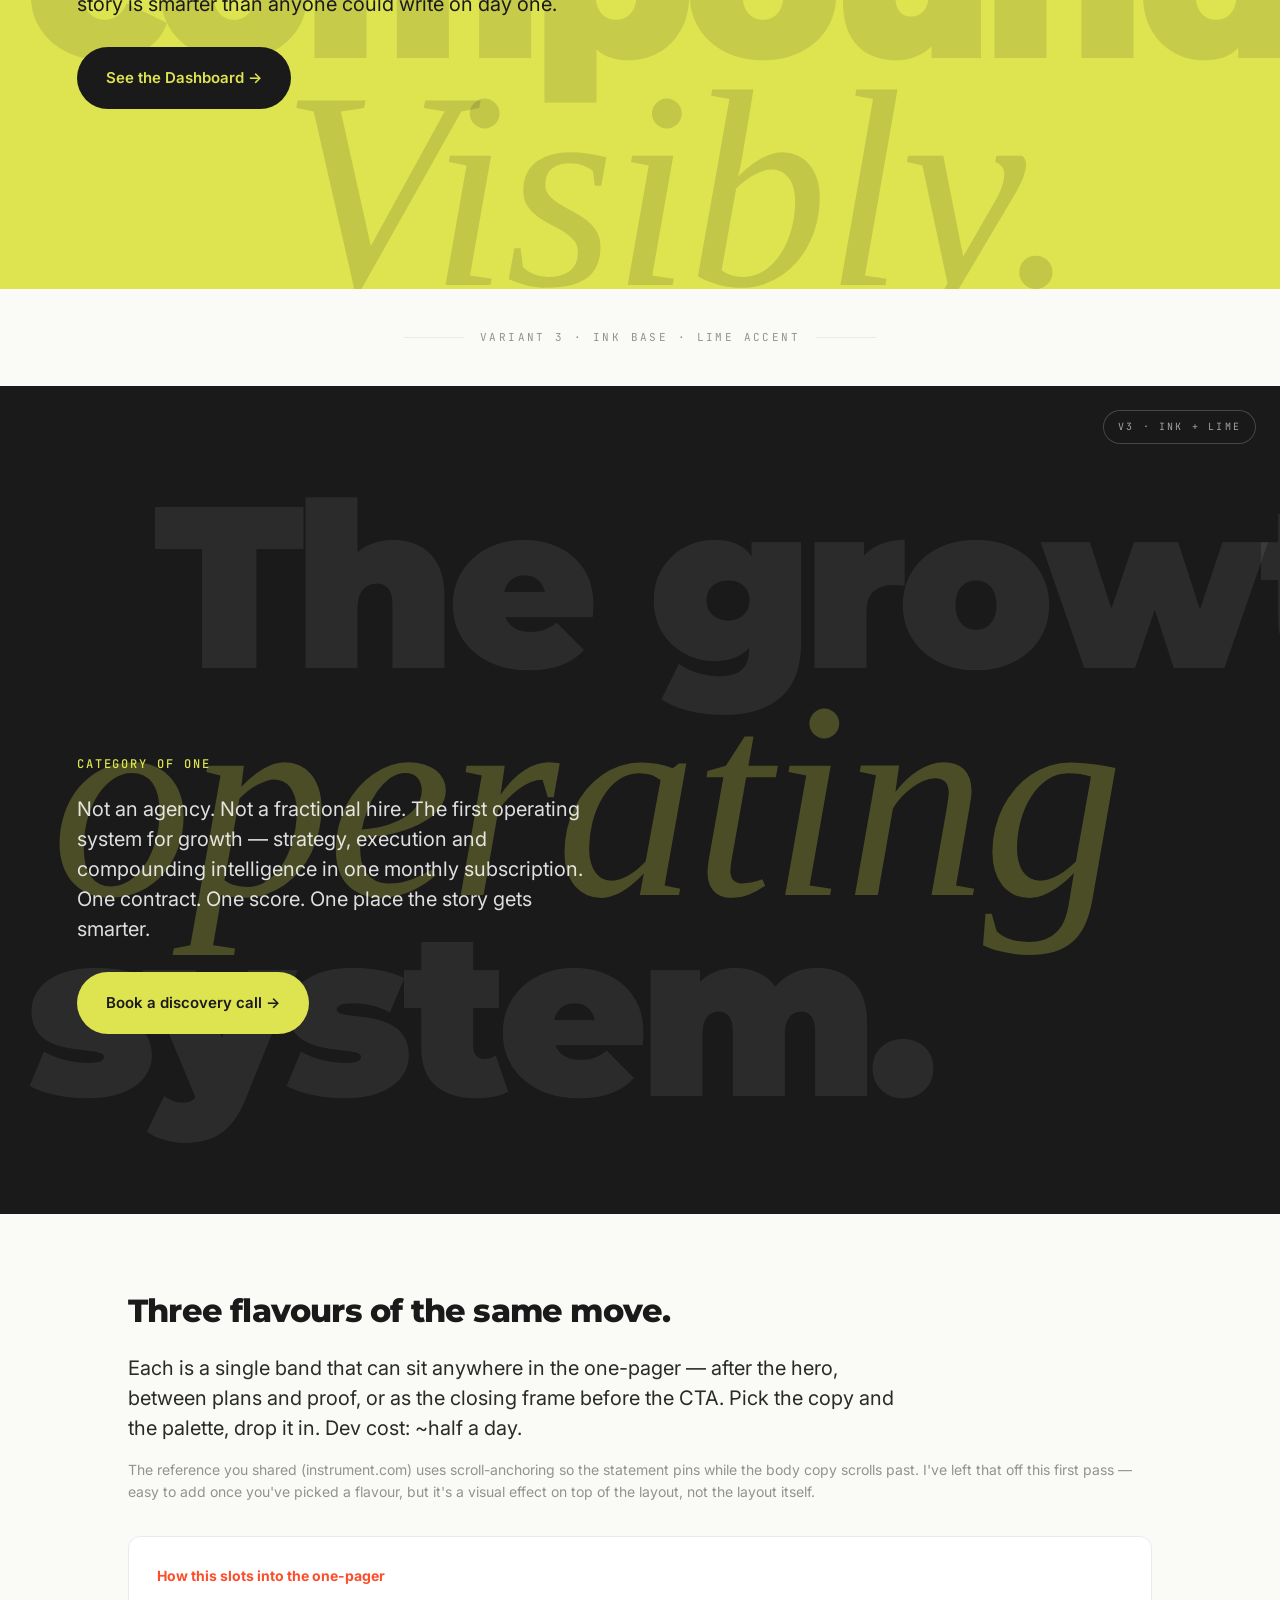
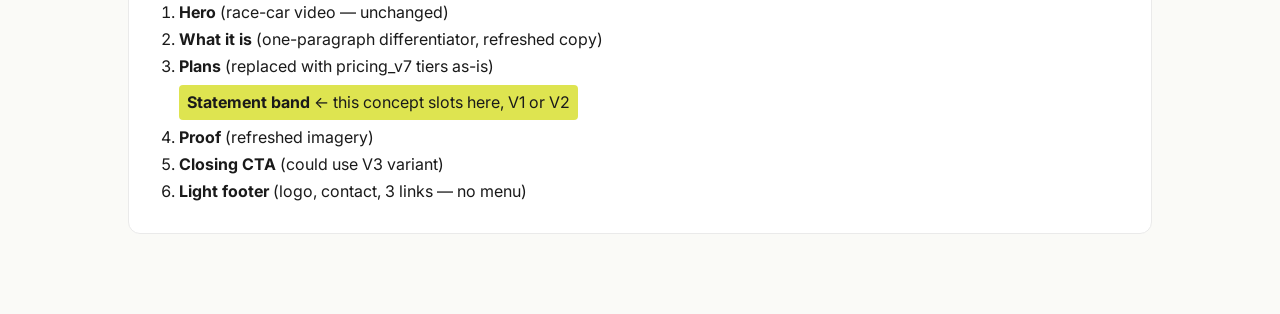
<file: concepts/statement-bg.html>
<!DOCTYPE html>
<html lang="en">
<head>
<meta charset="UTF-8">
<meta name="viewport" content="width=device-width, initial-scale=1.0">
<title>Concept · Statement background (instrument.com feel) — GritFuel</title>
<link rel="stylesheet" href="../assets/shared.css">
<style>
  body { background: var(--paper); overflow-x: hidden; }

  /* Dev-bar */
  .micro-bar { background: var(--ink); color: var(--paper); font-family: var(--f-mono); font-size: 11px; letter-spacing: 0.22em; text-transform: uppercase; padding: 10px 24px; text-align: center; }
  .micro-bar a { color: var(--lime); text-decoration: underline; text-underline-offset: 3px; }

  /* Spacer so the section isn't slammed against the bar */
  .spacer {
    padding: 40px 0;
    background: var(--paper);
    text-align: center;
    font-family: var(--f-mono); font-size: 11px; letter-spacing: 0.22em;
    color: var(--gray); text-transform: uppercase;
  }
  .spacer .line { display: inline-block; height: 1px; width: 60px; background: var(--gray-200); vertical-align: middle; margin: 0 16px; }

  /* ================= STATEMENT BACKGROUND BAND ================= */
  .statement-band {
    position: relative;
    background: var(--paper);
    padding: 160px 0 200px;
    overflow: hidden;
    min-height: 92vh;
    display: flex; align-items: stretch;
  }

  /* The huge background statement */
  .statement-bg {
    position: absolute;
    inset: 0;
    z-index: 0;
    pointer-events: none;
    display: flex; flex-direction: column; justify-content: center;
    padding: 0 4vw;
    user-select: none;
  }
  .statement-bg .word {
    font-family: var(--f-display); font-weight: 900;
    font-size: clamp(120px, 18vw, 280px);
    line-height: 0.88;
    letter-spacing: -0.04em;
    color: #D8D8D3;  /* very light on paper */
    white-space: nowrap;
    position: relative;
  }
  .statement-bg .word.indent-1 { margin-left: 8vw; }
  .statement-bg .word.indent-2 { margin-left: -2vw; }
  .statement-bg .word.script {
    font-family: 'Playfair Display', 'Didot', serif;
    font-style: italic; font-weight: 400;
    color: #D2D2CC;
    letter-spacing: -0.01em;
    font-size: clamp(140px, 22vw, 340px);
    line-height: 0.8;
  }
  .statement-bg .word.lime {
    color: var(--lime); opacity: 0.55;
  }

  /* Body-copy layer (sits bottom-left, over the statement) */
  .statement-fg {
    position: relative;
    z-index: 1;
    max-width: 520px;
    margin: auto 0 0 6vw;  /* bottom-left anchor */
    align-self: flex-end;
  }
  .statement-fg .eyebrow { color: var(--orange); margin-bottom: 20px; }
  .statement-fg p {
    font-family: var(--f-body); font-size: 20px; line-height: 1.5;
    color: var(--ink);
    margin: 0 0 28px;
    max-width: 40ch;
  }
  .statement-fg .btn {
    background: var(--ink); color: var(--white);
    padding: 18px 28px;
  }
  .statement-fg .btn:hover { background: var(--orange); }

  /* Variant 2: Lime band, tagline as full-screen filler  */
  .statement-band.v2 { background: var(--lime); padding: 180px 0; }
  .statement-band.v2 .statement-bg .word { color: rgba(26,26,26,0.12); }
  .statement-band.v2 .statement-bg .word.script { color: rgba(26,26,26,0.14); }
  .statement-band.v2 .statement-fg .eyebrow { color: var(--ink); opacity: 0.6; }
  .statement-band.v2 .statement-fg p { color: var(--ink); }
  .statement-band.v2 .statement-fg .btn { background: var(--ink); color: var(--lime); }
  .statement-band.v2 .statement-fg .btn:hover { background: var(--orange); color: var(--white); }

  /* Variant 3: Dark band */
  .statement-band.v3 { background: var(--ink); padding: 180px 0; }
  .statement-band.v3 .statement-bg .word { color: rgba(255,255,255,0.08); }
  .statement-band.v3 .statement-bg .word.script { color: rgba(255,255,255,0.1); }
  .statement-band.v3 .statement-bg .word.lime { color: var(--lime); opacity: 0.25; }
  .statement-band.v3 .statement-fg .eyebrow { color: var(--lime); }
  .statement-band.v3 .statement-fg p { color: rgba(255,255,255,0.86); }
  .statement-band.v3 .statement-fg .btn { background: var(--lime); color: var(--ink); }

  /* Variant legend */
  .variant-legend {
    position: absolute;
    top: 24px; right: 24px;
    font-family: var(--f-mono); font-size: 10px; letter-spacing: 0.22em;
    text-transform: uppercase;
    padding: 8px 14px;
    border: 1px solid currentColor;
    color: var(--gray); border-radius: 999px;
    z-index: 2;
    background: rgba(255,255,255,0.6);
    backdrop-filter: blur(4px);
  }
  .statement-band.v2 .variant-legend { color: var(--charcoal); border-color: rgba(26,26,26,0.3); background: rgba(222,228,80,0.6); }
  .statement-band.v3 .variant-legend { color: rgba(255,255,255,0.6); border-color: rgba(255,255,255,0.2); background: rgba(26,26,26,0.6); }

  @import url('https://fonts.googleapis.com/css2?family=Playfair+Display:ital,wght@1,400;1,700&display=swap');
</style>
</head>
<body>

<div class="micro-bar">
  Concept · Statement-background treatment (instrument.com style) ·
  <a href="../index.html">← back</a>
</div>

<!-- ================= VARIANT 1 — Paper / charcoal ================= -->
<div class="spacer"><span class="line"></span>Variant 1 · Paper base · charcoal tagline<span class="line"></span></div>
<section class="statement-band">
  <span class="variant-legend">V1 · Paper + Charcoal</span>
  <div class="statement-bg">
    <div class="word indent-1">Human</div>
    <div class="word script">thinking.</div>
    <div class="word indent-2">Relentless</div>
    <div class="word script" style="margin-left: 14vw;">execution.</div>
  </div>
  <div class="statement-fg">
    <span class="eyebrow">What drives the OS</span>
    <p>The system runs the cadence. People make the calls. Every Playbook, every credit, every escalation has a senior operator behind it who owns the outcome — not a template, not a ticket.</p>
    <a href="#" class="btn">Meet the team →</a>
  </div>
</section>

<!-- ================= VARIANT 2 — Lime ================= -->
<div class="spacer"><span class="line"></span>Variant 2 · Lime base · ink tagline<span class="line"></span></div>
<section class="statement-band v2">
  <span class="variant-legend">V2 · Lime + Ink</span>
  <div class="statement-bg">
    <div class="word indent-1">Growth</div>
    <div class="word script">that</div>
    <div class="word indent-2">compounds.</div>
    <div class="word script" style="margin-left: 18vw;">Visibly.</div>
  </div>
  <div class="statement-fg">
    <span class="eyebrow">The month compounds</span>
    <p>One Playbook. Three plays. A Compound Score that updates every month — what worked rolls forward, what didn't gets archived with the reason. Six months in, the story is smarter than anyone could write on day one.</p>
    <a href="#" class="btn">See the Dashboard →</a>
  </div>
</section>

<!-- ================= VARIANT 3 — Dark ================= -->
<div class="spacer"><span class="line"></span>Variant 3 · Ink base · lime accent<span class="line"></span></div>
<section class="statement-band v3">
  <span class="variant-legend">V3 · Ink + Lime</span>
  <div class="statement-bg">
    <div class="word indent-1">The growth</div>
    <div class="word script lime">operating</div>
    <div class="word indent-2">system.</div>
  </div>
  <div class="statement-fg">
    <span class="eyebrow">Category of one</span>
    <p>Not an agency. Not a fractional hire. The first operating system for growth — strategy, execution and compounding intelligence in one monthly subscription. One contract. One score. One place the story gets smarter.</p>
    <a href="#" class="btn">Book a discovery call →</a>
  </div>
</section>

<!-- ================= FOOTER NOTE ================= -->
<section class="band paper" style="padding: 80px 0;">
  <div class="container n">
    <h2 style="font-size: 32px;">Three flavours of the same move.</h2>
    <p class="lead" style="max-width: 60ch;">Each is a single band that can sit anywhere in the one-pager — after the hero, between plans and proof, or as the closing frame before the CTA. Pick the copy and the palette, drop it in. Dev cost: ~half a day.</p>
    <p style="color: var(--gray); font-size: 14px;">The reference you shared (instrument.com) uses scroll-anchoring so the statement pins while the body copy scrolls past. I've left that off this first pass — easy to add once you've picked a flavour, but it's a visual effect on top of the layout, not the layout itself.</p>

    <div style="background: var(--white); border: 1px solid var(--gray-200); border-radius: 12px; padding: 28px; margin-top: 32px;">
      <h4 style="color: var(--orange); text-transform: none; font-size: 14px; letter-spacing: 0;">How this slots into the one-pager</h4>
      <ol style="padding-left: 22px; line-height: 1.7; margin: 0;">
        <li><strong>Hero</strong> (race-car video — unchanged)</li>
        <li><strong>What it is</strong> (one-paragraph differentiator, refreshed copy)</li>
        <li><strong>Plans</strong> (replaced with pricing_v7 tiers as-is)</li>
        <li style="background: var(--lime); padding: 4px 8px; border-radius: 4px; display: inline-block; margin: 4px 0;"><strong>Statement band</strong> ← this concept slots here, V1 or V2</li>
        <li><strong>Proof</strong> (refreshed imagery)</li>
        <li><strong>Closing CTA</strong> (could use V3 variant)</li>
        <li><strong>Light footer</strong> (logo, contact, 3 links — no menu)</li>
      </ol>
    </div>
  </div>
</section>

</body>
</html>
</file>
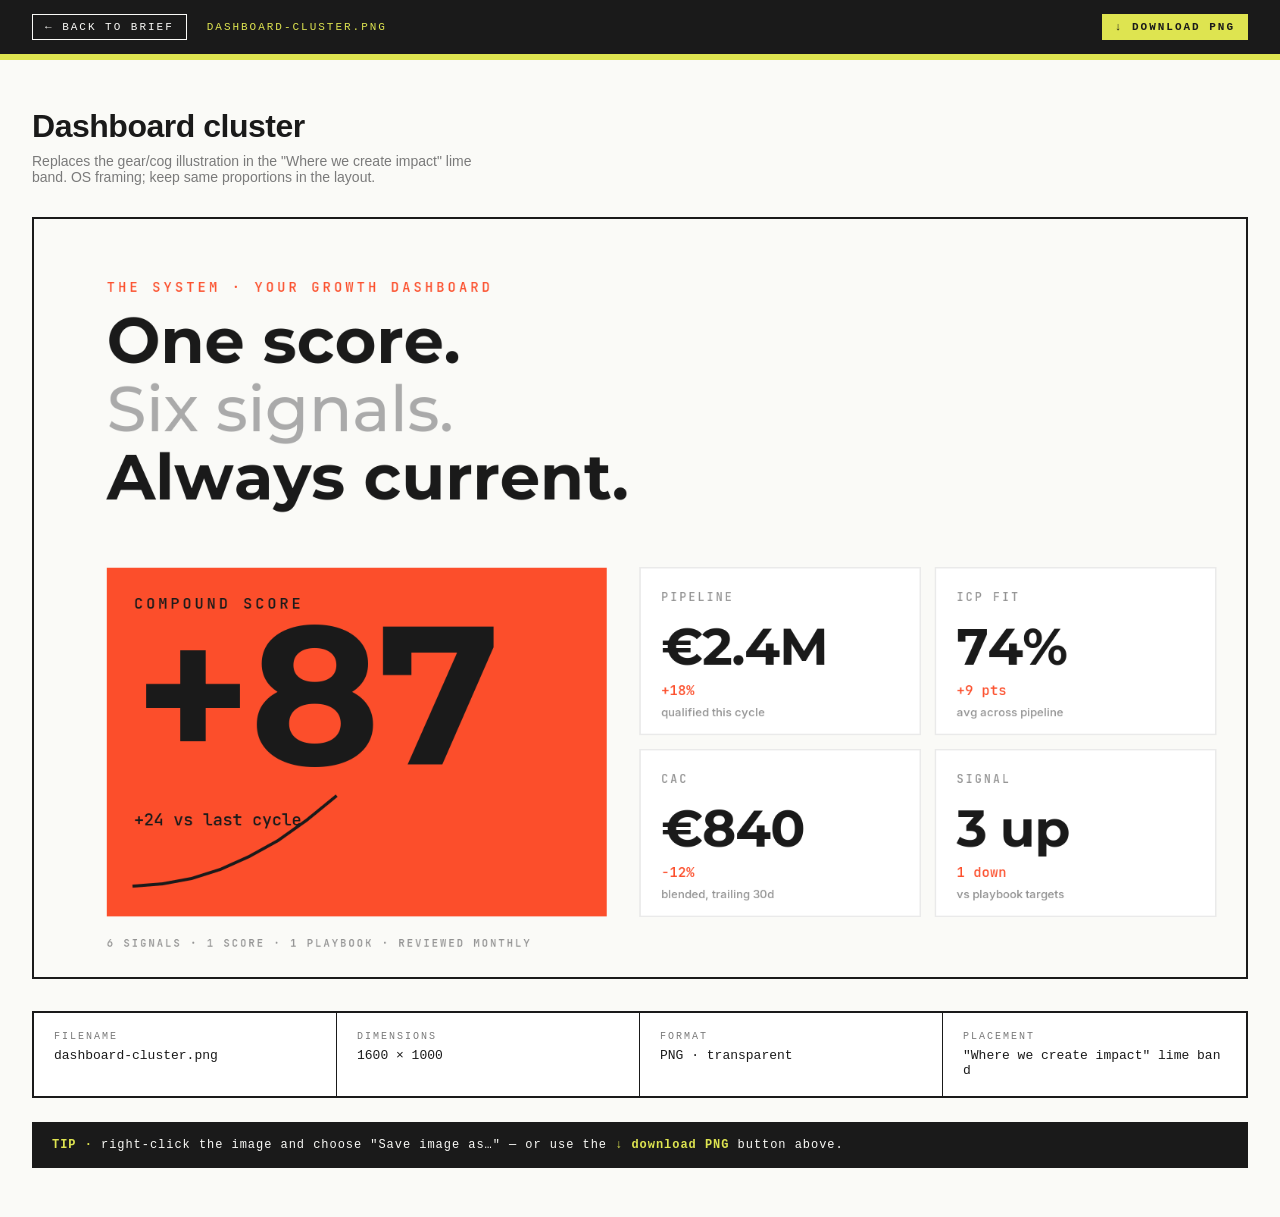
<file: assets/viewer/dashboard-cluster.html>
<!DOCTYPE html>
<html lang="en">
<head>
<meta charset="UTF-8">
<meta name="viewport" content="width=device-width, initial-scale=1.0">
<title>dashboard-cluster.png · gritfuel asset viewer</title>
<style>
  :root { --ink: #1A1A1A; --paper: #FAFAF7; --lime: #DEE450; --gray-500: #7A7A7A; --f-mono: "JetBrains Mono", ui-monospace, Menlo, monospace; --f-display: "Montserrat", "Arial Black", sans-serif; --f-body: "Inter", -apple-system, sans-serif; }
  *, *::before, *::after { box-sizing: border-box; border-radius: 0 !important; }
  html, body { margin: 0; padding: 0; }
  body { font-family: var(--f-body); background: var(--paper); color: var(--ink); }
  a { color: inherit; }
  .bar { background: var(--ink); color: var(--paper); border-bottom: 6px solid var(--lime); padding: 14px 32px; display: flex; justify-content: space-between; align-items: center; flex-wrap: wrap; gap: 16px; font-family: var(--f-mono); font-size: 11px; letter-spacing: 0.18em; text-transform: uppercase; }
  .bar .left { display: flex; gap: 20px; align-items: center; flex-wrap: wrap; }
  .bar a { text-decoration: none; padding: 6px 12px; border: 1px solid var(--paper); color: var(--paper); }
  .bar a:hover { background: var(--paper); color: var(--ink); }
  .bar .dl { background: var(--lime); color: var(--ink); border: 1px solid var(--lime); font-weight: 700; }
  .bar .dl:hover { background: var(--ink); color: var(--lime); }
  .bar .filename { color: var(--lime); }
  .stage { padding: 48px 32px; max-width: 1280px; margin: 0 auto; }
  .stage h1 { font-family: var(--f-display); font-weight: 900; font-size: 32px; margin: 0 0 8px; letter-spacing: -0.015em; }
  .stage p.desc { color: var(--gray-500); font-size: 14px; margin: 0 0 32px; max-width: 60ch; }
  .stage img { display: block; width: 100%; height: auto; border: 2px solid var(--ink); background: var(--paper); }
  .meta { display: grid; grid-template-columns: repeat(4, 1fr); gap: 0; border: 2px solid var(--ink); margin-top: 32px; background: #fff; }
  .meta .cell { padding: 18px 20px; border-right: 1px solid var(--ink); }
  .meta .cell:last-child { border-right: none; }
  .meta .lbl { font-family: var(--f-mono); font-size: 10px; letter-spacing: 0.2em; text-transform: uppercase; color: var(--gray-500); margin-bottom: 6px; }
  .meta .val { font-family: var(--f-mono); font-size: 13px; color: var(--ink); word-break: break-all; }
  .tip { margin-top: 24px; padding: 16px 20px; background: var(--ink); color: var(--paper); font-family: var(--f-mono); font-size: 12px; letter-spacing: 0.08em; }
  .tip b { color: var(--lime); }
  @media (max-width: 720px) { .meta { grid-template-columns: 1fr 1fr; } .meta .cell { border-right: none; border-bottom: 1px solid var(--ink); } }
</style>
</head>
<body>
<div class="bar">
  <div class="left">
    <a href="../../developer-brief.html">← back to brief</a>
    <span class="filename">dashboard-cluster.png</span>
  </div>
  <a class="dl" href="../illustrations/dashboard-cluster.png" download>↓ download PNG</a>
</div>

<div class="stage">
  <h1>Dashboard cluster</h1>
  <p class="desc">Replaces the gear/cog illustration in the "Where we create impact" lime band. OS framing; keep same proportions in the layout.</p>

  <img src="../illustrations/dashboard-cluster.png" alt="Dashboard cluster — hero tile with compound score and four metric tiles">

  <div class="meta">
    <div class="cell"><div class="lbl">Filename</div><div class="val">dashboard-cluster.png</div></div>
    <div class="cell"><div class="lbl">Dimensions</div><div class="val">1600 × 1000</div></div>
    <div class="cell"><div class="lbl">Format</div><div class="val">PNG · transparent</div></div>
    <div class="cell"><div class="lbl">Placement</div><div class="val">"Where we create impact" lime band</div></div>
  </div>

  <div class="tip"><b>TIP ·</b> right-click the image and choose "Save image as…" — or use the <b>↓ download PNG</b> button above.</div>
</div>
</body>
</html>
</file>
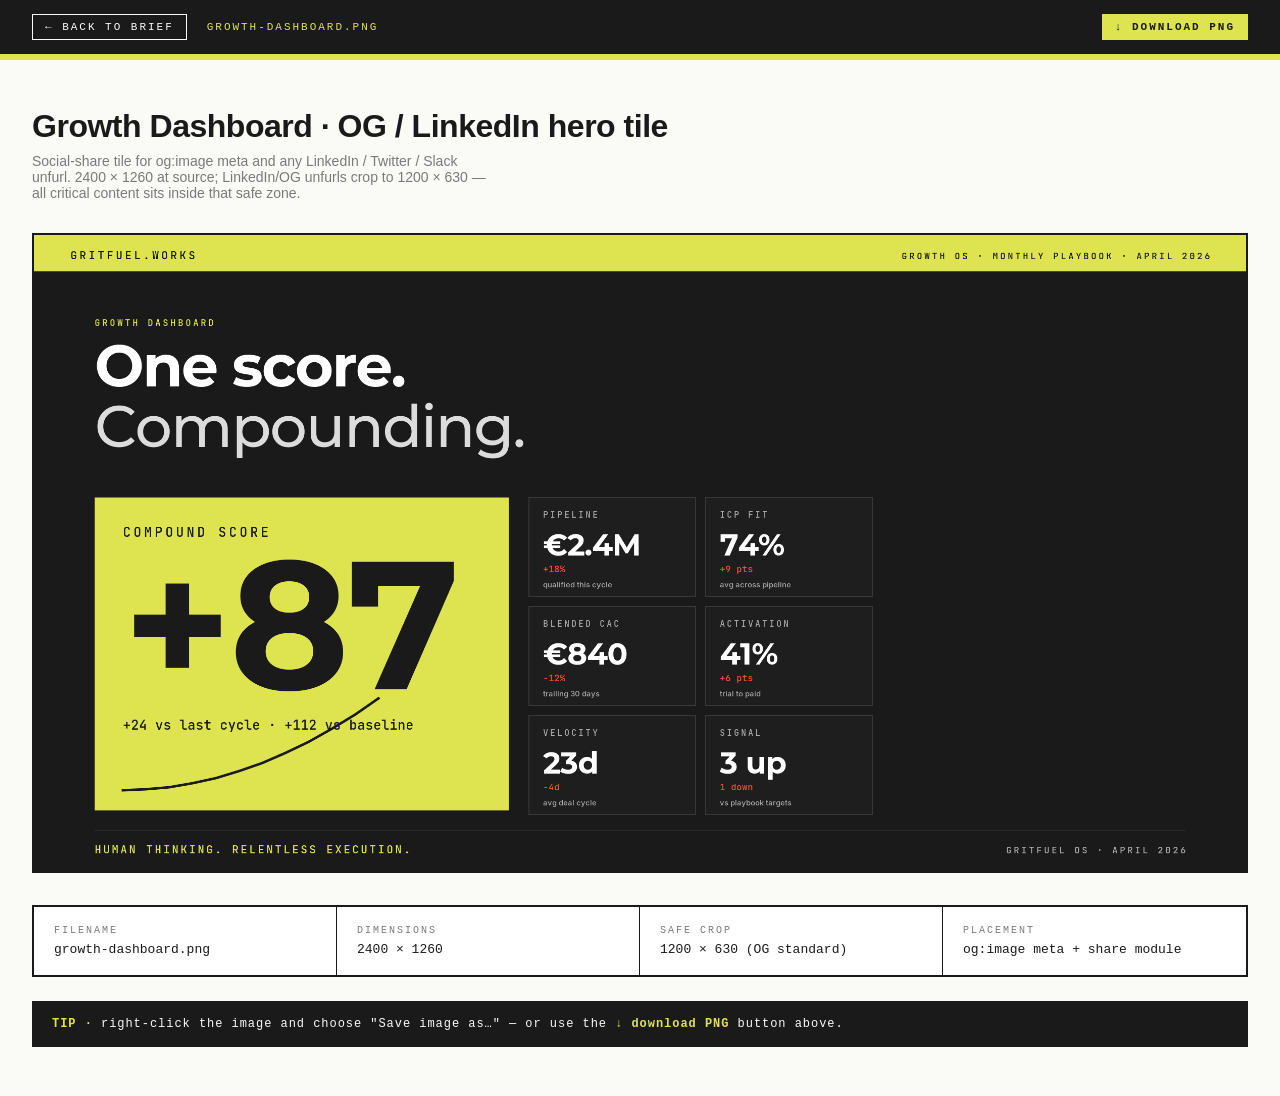
<file: assets/viewer/growth-dashboard.html>
<!DOCTYPE html>
<html lang="en">
<head>
<meta charset="UTF-8">
<meta name="viewport" content="width=device-width, initial-scale=1.0">
<title>growth-dashboard.png · gritfuel asset viewer</title>
<style>
  :root { --ink: #1A1A1A; --paper: #FAFAF7; --lime: #DEE450; --gray-500: #7A7A7A; --f-mono: "JetBrains Mono", ui-monospace, Menlo, monospace; --f-display: "Montserrat", "Arial Black", sans-serif; --f-body: "Inter", -apple-system, sans-serif; }
  *, *::before, *::after { box-sizing: border-box; border-radius: 0 !important; }
  html, body { margin: 0; padding: 0; }
  body { font-family: var(--f-body); background: var(--paper); color: var(--ink); }
  a { color: inherit; }
  .bar { background: var(--ink); color: var(--paper); border-bottom: 6px solid var(--lime); padding: 14px 32px; display: flex; justify-content: space-between; align-items: center; flex-wrap: wrap; gap: 16px; font-family: var(--f-mono); font-size: 11px; letter-spacing: 0.18em; text-transform: uppercase; }
  .bar .left { display: flex; gap: 20px; align-items: center; flex-wrap: wrap; }
  .bar a { text-decoration: none; padding: 6px 12px; border: 1px solid var(--paper); color: var(--paper); }
  .bar a:hover { background: var(--paper); color: var(--ink); }
  .bar .dl { background: var(--lime); color: var(--ink); border: 1px solid var(--lime); font-weight: 700; }
  .bar .dl:hover { background: var(--ink); color: var(--lime); }
  .bar .filename { color: var(--lime); }
  .stage { padding: 48px 32px; max-width: 1280px; margin: 0 auto; }
  .stage h1 { font-family: var(--f-display); font-weight: 900; font-size: 32px; margin: 0 0 8px; letter-spacing: -0.015em; }
  .stage p.desc { color: var(--gray-500); font-size: 14px; margin: 0 0 32px; max-width: 60ch; }
  .stage img { display: block; width: 100%; height: auto; border: 2px solid var(--ink); background: var(--paper); }
  .meta { display: grid; grid-template-columns: repeat(4, 1fr); gap: 0; border: 2px solid var(--ink); margin-top: 32px; background: #fff; }
  .meta .cell { padding: 18px 20px; border-right: 1px solid var(--ink); }
  .meta .cell:last-child { border-right: none; }
  .meta .lbl { font-family: var(--f-mono); font-size: 10px; letter-spacing: 0.2em; text-transform: uppercase; color: var(--gray-500); margin-bottom: 6px; }
  .meta .val { font-family: var(--f-mono); font-size: 13px; color: var(--ink); word-break: break-all; }
  .tip { margin-top: 24px; padding: 16px 20px; background: var(--ink); color: var(--paper); font-family: var(--f-mono); font-size: 12px; letter-spacing: 0.08em; }
  .tip b { color: var(--lime); }
  @media (max-width: 720px) { .meta { grid-template-columns: 1fr 1fr; } .meta .cell { border-right: none; border-bottom: 1px solid var(--ink); } }
</style>
</head>
<body>
<div class="bar">
  <div class="left">
    <a href="../../developer-brief.html">← back to brief</a>
    <span class="filename">growth-dashboard.png</span>
  </div>
  <a class="dl" href="../illustrations/growth-dashboard.png" download>↓ download PNG</a>
</div>

<div class="stage">
  <h1>Growth Dashboard · OG / LinkedIn hero tile</h1>
  <p class="desc">Social-share tile for og:image meta and any LinkedIn / Twitter / Slack unfurl. 2400 × 1260 at source; LinkedIn/OG unfurls crop to 1200 × 630 — all critical content sits inside that safe zone.</p>

  <img src="../illustrations/growth-dashboard.png" alt="Growth Dashboard hero tile — ink background, lime stripe, +87 compound score, six metric tiles">

  <div class="meta">
    <div class="cell"><div class="lbl">Filename</div><div class="val">growth-dashboard.png</div></div>
    <div class="cell"><div class="lbl">Dimensions</div><div class="val">2400 × 1260</div></div>
    <div class="cell"><div class="lbl">Safe crop</div><div class="val">1200 × 630 (OG standard)</div></div>
    <div class="cell"><div class="lbl">Placement</div><div class="val">og:image meta + share module</div></div>
  </div>

  <div class="tip"><b>TIP ·</b> right-click the image and choose "Save image as…" — or use the <b>↓ download PNG</b> button above.</div>
</div>
</body>
</html>
</file>
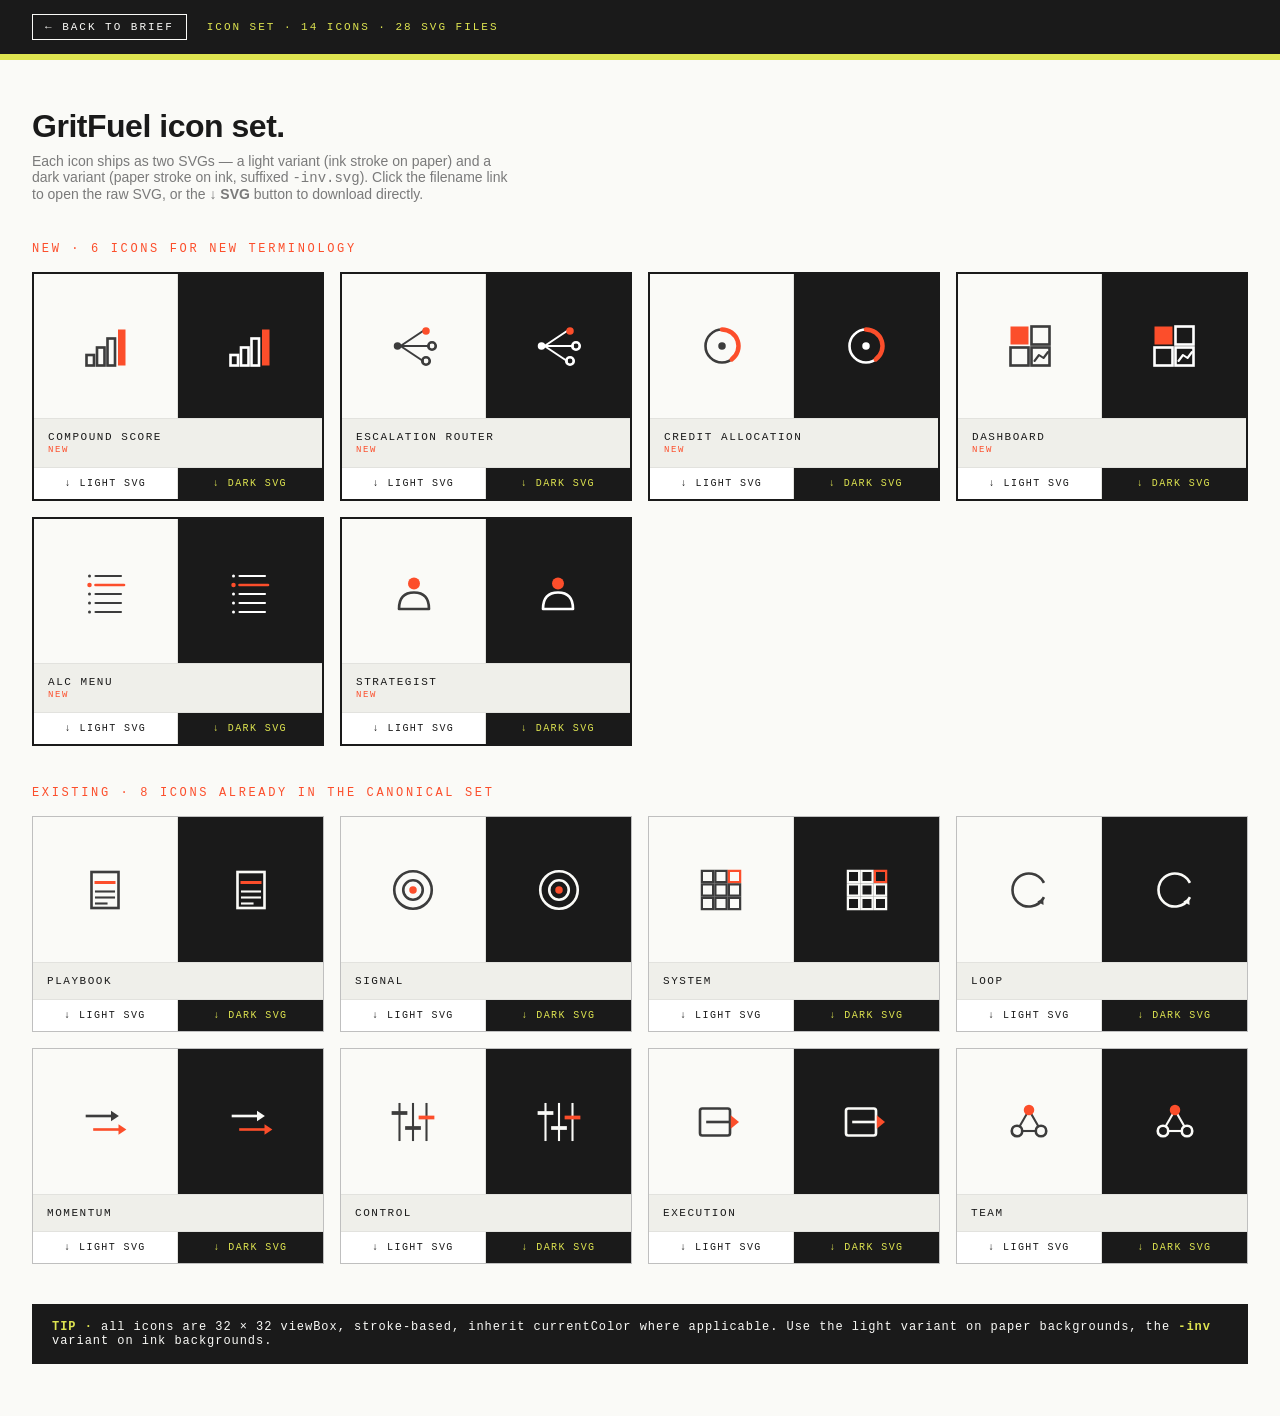
<file: assets/viewer/icons.html>
<!DOCTYPE html>
<html lang="en">
<head>
<meta charset="UTF-8">
<meta name="viewport" content="width=device-width, initial-scale=1.0">
<title>Icon set · gritfuel asset viewer</title>
<style>
  :root { --ink: #1A1A1A; --paper: #FAFAF7; --lime: #DEE450; --orange: #FC4E2B; --gray-500: #7A7A7A; --gray-300: #BFBFBF; --gray-200: #E2E2DE; --gray-100: #EFEFEA; --f-mono: "JetBrains Mono", ui-monospace, Menlo, monospace; --f-display: "Montserrat", "Arial Black", sans-serif; --f-body: "Inter", -apple-system, sans-serif; }
  *, *::before, *::after { box-sizing: border-box; border-radius: 0 !important; }
  html, body { margin: 0; padding: 0; }
  body { font-family: var(--f-body); background: var(--paper); color: var(--ink); }
  a { color: inherit; }

  .bar { background: var(--ink); color: var(--paper); border-bottom: 6px solid var(--lime); padding: 14px 32px; display: flex; justify-content: space-between; align-items: center; flex-wrap: wrap; gap: 16px; font-family: var(--f-mono); font-size: 11px; letter-spacing: 0.18em; text-transform: uppercase; }
  .bar .left { display: flex; gap: 20px; align-items: center; flex-wrap: wrap; }
  .bar a { text-decoration: none; padding: 6px 12px; border: 1px solid var(--paper); color: var(--paper); }
  .bar a:hover { background: var(--paper); color: var(--ink); }
  .bar .title { color: var(--lime); }

  .stage { padding: 48px 32px; max-width: 1280px; margin: 0 auto; }
  .stage h1 { font-family: var(--f-display); font-weight: 900; font-size: 32px; margin: 0 0 8px; letter-spacing: -0.015em; }
  .stage p.desc { color: var(--gray-500); font-size: 14px; margin: 0 0 32px; max-width: 62ch; }

  h2.group { font-family: var(--f-mono); font-size: 12px; letter-spacing: 0.22em; text-transform: uppercase; color: var(--orange); font-weight: 500; margin: 40px 0 16px; }

  .grid { display: grid; grid-template-columns: repeat(4, 1fr); gap: 16px; }
  .tile { background: #fff; border: 1px solid var(--gray-300); padding: 0; }
  .tile.new { border: 2px solid var(--ink); }
  .tile .pair { display: grid; grid-template-columns: 1fr 1fr; }
  .tile .box { aspect-ratio: 1 / 1; display: flex; align-items: center; justify-content: center; padding: 20px; border-right: 1px solid var(--gray-200); }
  .tile .box:last-child { border-right: none; }
  .tile .box.light { background: var(--paper); }
  .tile .box.dark { background: var(--ink); }
  .tile .box svg, .tile .box img { width: 48px; height: 48px; }
  .tile .label { padding: 12px 14px; border-top: 1px solid var(--gray-200); background: var(--gray-100); }
  .tile .label .name { font-family: var(--f-mono); font-size: 11px; letter-spacing: 0.14em; text-transform: uppercase; color: var(--ink); }
  .tile .label .flag { font-family: var(--f-mono); font-size: 9px; letter-spacing: 0.18em; color: var(--orange); margin-top: 2px; }
  .tile .dlrow { display: grid; grid-template-columns: 1fr 1fr; border-top: 1px solid var(--gray-200); }
  .tile .dlrow a { text-decoration: none; padding: 10px 12px; font-family: var(--f-mono); font-size: 10px; letter-spacing: 0.14em; text-transform: uppercase; text-align: center; color: var(--ink); border-right: 1px solid var(--gray-200); background: #fff; }
  .tile .dlrow a:last-child { border-right: none; background: var(--ink); color: var(--lime); }
  .tile .dlrow a:hover { background: var(--lime); color: var(--ink); }
  .tile .dlrow a:last-child:hover { background: var(--lime); color: var(--ink); }

  .tip { margin-top: 40px; padding: 16px 20px; background: var(--ink); color: var(--paper); font-family: var(--f-mono); font-size: 12px; letter-spacing: 0.08em; }
  .tip b { color: var(--lime); }

  @media (max-width: 900px) { .grid { grid-template-columns: repeat(2, 1fr); } }
  @media (max-width: 520px) { .grid { grid-template-columns: 1fr; } }
</style>
</head>
<body>
<div class="bar">
  <div class="left">
    <a href="../../developer-brief.html">← back to brief</a>
    <span class="title">Icon set · 14 icons · 28 SVG files</span>
  </div>
</div>

<div class="stage">
  <h1>GritFuel icon set.</h1>
  <p class="desc">Each icon ships as two SVGs — a light variant (ink stroke on paper) and a dark variant (paper stroke on ink, suffixed <code>-inv.svg</code>). Click the filename link to open the raw SVG, or the <b>↓ SVG</b> button to download directly.</p>

  <h2 class="group">New · 6 icons for new terminology</h2>
  <div class="grid">
    <div class="tile new">
      <div class="pair">
        <div class="box light"><img src="../icons/compound-score.svg" alt=""></div>
        <div class="box dark"><img src="../icons/compound-score-inv.svg" alt=""></div>
      </div>
      <div class="label"><div class="name">Compound Score</div><div class="flag">NEW</div></div>
      <div class="dlrow">
        <a href="../icons/compound-score.svg" download>↓ light SVG</a>
        <a href="../icons/compound-score-inv.svg" download>↓ dark SVG</a>
      </div>
    </div>
    <div class="tile new">
      <div class="pair">
        <div class="box light"><img src="../icons/escalation-router.svg" alt=""></div>
        <div class="box dark"><img src="../icons/escalation-router-inv.svg" alt=""></div>
      </div>
      <div class="label"><div class="name">Escalation Router</div><div class="flag">NEW</div></div>
      <div class="dlrow">
        <a href="../icons/escalation-router.svg" download>↓ light SVG</a>
        <a href="../icons/escalation-router-inv.svg" download>↓ dark SVG</a>
      </div>
    </div>
    <div class="tile new">
      <div class="pair">
        <div class="box light"><img src="../icons/credit-allocation.svg" alt=""></div>
        <div class="box dark"><img src="../icons/credit-allocation-inv.svg" alt=""></div>
      </div>
      <div class="label"><div class="name">Credit Allocation</div><div class="flag">NEW</div></div>
      <div class="dlrow">
        <a href="../icons/credit-allocation.svg" download>↓ light SVG</a>
        <a href="../icons/credit-allocation-inv.svg" download>↓ dark SVG</a>
      </div>
    </div>
    <div class="tile new">
      <div class="pair">
        <div class="box light"><img src="../icons/dashboard.svg" alt=""></div>
        <div class="box dark"><img src="../icons/dashboard-inv.svg" alt=""></div>
      </div>
      <div class="label"><div class="name">Dashboard</div><div class="flag">NEW</div></div>
      <div class="dlrow">
        <a href="../icons/dashboard.svg" download>↓ light SVG</a>
        <a href="../icons/dashboard-inv.svg" download>↓ dark SVG</a>
      </div>
    </div>
    <div class="tile new">
      <div class="pair">
        <div class="box light"><img src="../icons/menu.svg" alt=""></div>
        <div class="box dark"><img src="../icons/menu-inv.svg" alt=""></div>
      </div>
      <div class="label"><div class="name">ALC Menu</div><div class="flag">NEW</div></div>
      <div class="dlrow">
        <a href="../icons/menu.svg" download>↓ light SVG</a>
        <a href="../icons/menu-inv.svg" download>↓ dark SVG</a>
      </div>
    </div>
    <div class="tile new">
      <div class="pair">
        <div class="box light"><img src="../icons/strategist.svg" alt=""></div>
        <div class="box dark"><img src="../icons/strategist-inv.svg" alt=""></div>
      </div>
      <div class="label"><div class="name">Strategist</div><div class="flag">NEW</div></div>
      <div class="dlrow">
        <a href="../icons/strategist.svg" download>↓ light SVG</a>
        <a href="../icons/strategist-inv.svg" download>↓ dark SVG</a>
      </div>
    </div>
  </div>

  <h2 class="group">Existing · 8 icons already in the canonical set</h2>
  <div class="grid">
    <div class="tile">
      <div class="pair">
        <div class="box light"><img src="../icons/playbook.svg" alt=""></div>
        <div class="box dark"><img src="../icons/playbook-inv.svg" alt=""></div>
      </div>
      <div class="label"><div class="name">Playbook</div></div>
      <div class="dlrow">
        <a href="../icons/playbook.svg" download>↓ light SVG</a>
        <a href="../icons/playbook-inv.svg" download>↓ dark SVG</a>
      </div>
    </div>
    <div class="tile">
      <div class="pair">
        <div class="box light"><img src="../icons/signal.svg" alt=""></div>
        <div class="box dark"><img src="../icons/signal-inv.svg" alt=""></div>
      </div>
      <div class="label"><div class="name">Signal</div></div>
      <div class="dlrow">
        <a href="../icons/signal.svg" download>↓ light SVG</a>
        <a href="../icons/signal-inv.svg" download>↓ dark SVG</a>
      </div>
    </div>
    <div class="tile">
      <div class="pair">
        <div class="box light"><img src="../icons/system.svg" alt=""></div>
        <div class="box dark"><img src="../icons/system-inv.svg" alt=""></div>
      </div>
      <div class="label"><div class="name">System</div></div>
      <div class="dlrow">
        <a href="../icons/system.svg" download>↓ light SVG</a>
        <a href="../icons/system-inv.svg" download>↓ dark SVG</a>
      </div>
    </div>
    <div class="tile">
      <div class="pair">
        <div class="box light"><img src="../icons/loop.svg" alt=""></div>
        <div class="box dark"><img src="../icons/loop-inv.svg" alt=""></div>
      </div>
      <div class="label"><div class="name">Loop</div></div>
      <div class="dlrow">
        <a href="../icons/loop.svg" download>↓ light SVG</a>
        <a href="../icons/loop-inv.svg" download>↓ dark SVG</a>
      </div>
    </div>
    <div class="tile">
      <div class="pair">
        <div class="box light"><img src="../icons/momentum.svg" alt=""></div>
        <div class="box dark"><img src="../icons/momentum-inv.svg" alt=""></div>
      </div>
      <div class="label"><div class="name">Momentum</div></div>
      <div class="dlrow">
        <a href="../icons/momentum.svg" download>↓ light SVG</a>
        <a href="../icons/momentum-inv.svg" download>↓ dark SVG</a>
      </div>
    </div>
    <div class="tile">
      <div class="pair">
        <div class="box light"><img src="../icons/control.svg" alt=""></div>
        <div class="box dark"><img src="../icons/control-inv.svg" alt=""></div>
      </div>
      <div class="label"><div class="name">Control</div></div>
      <div class="dlrow">
        <a href="../icons/control.svg" download>↓ light SVG</a>
        <a href="../icons/control-inv.svg" download>↓ dark SVG</a>
      </div>
    </div>
    <div class="tile">
      <div class="pair">
        <div class="box light"><img src="../icons/execution.svg" alt=""></div>
        <div class="box dark"><img src="../icons/execution-inv.svg" alt=""></div>
      </div>
      <div class="label"><div class="name">Execution</div></div>
      <div class="dlrow">
        <a href="../icons/execution.svg" download>↓ light SVG</a>
        <a href="../icons/execution-inv.svg" download>↓ dark SVG</a>
      </div>
    </div>
    <div class="tile">
      <div class="pair">
        <div class="box light"><img src="../icons/team.svg" alt=""></div>
        <div class="box dark"><img src="../icons/team-inv.svg" alt=""></div>
      </div>
      <div class="label"><div class="name">Team</div></div>
      <div class="dlrow">
        <a href="../icons/team.svg" download>↓ light SVG</a>
        <a href="../icons/team-inv.svg" download>↓ dark SVG</a>
      </div>
    </div>
  </div>

  <div class="tip"><b>TIP ·</b> all icons are 32 × 32 viewBox, stroke-based, inherit <code>currentColor</code> where applicable. Use the light variant on paper backgrounds, the <b>-inv</b> variant on ink backgrounds.</div>
</div>
</body>
</html>
</file>
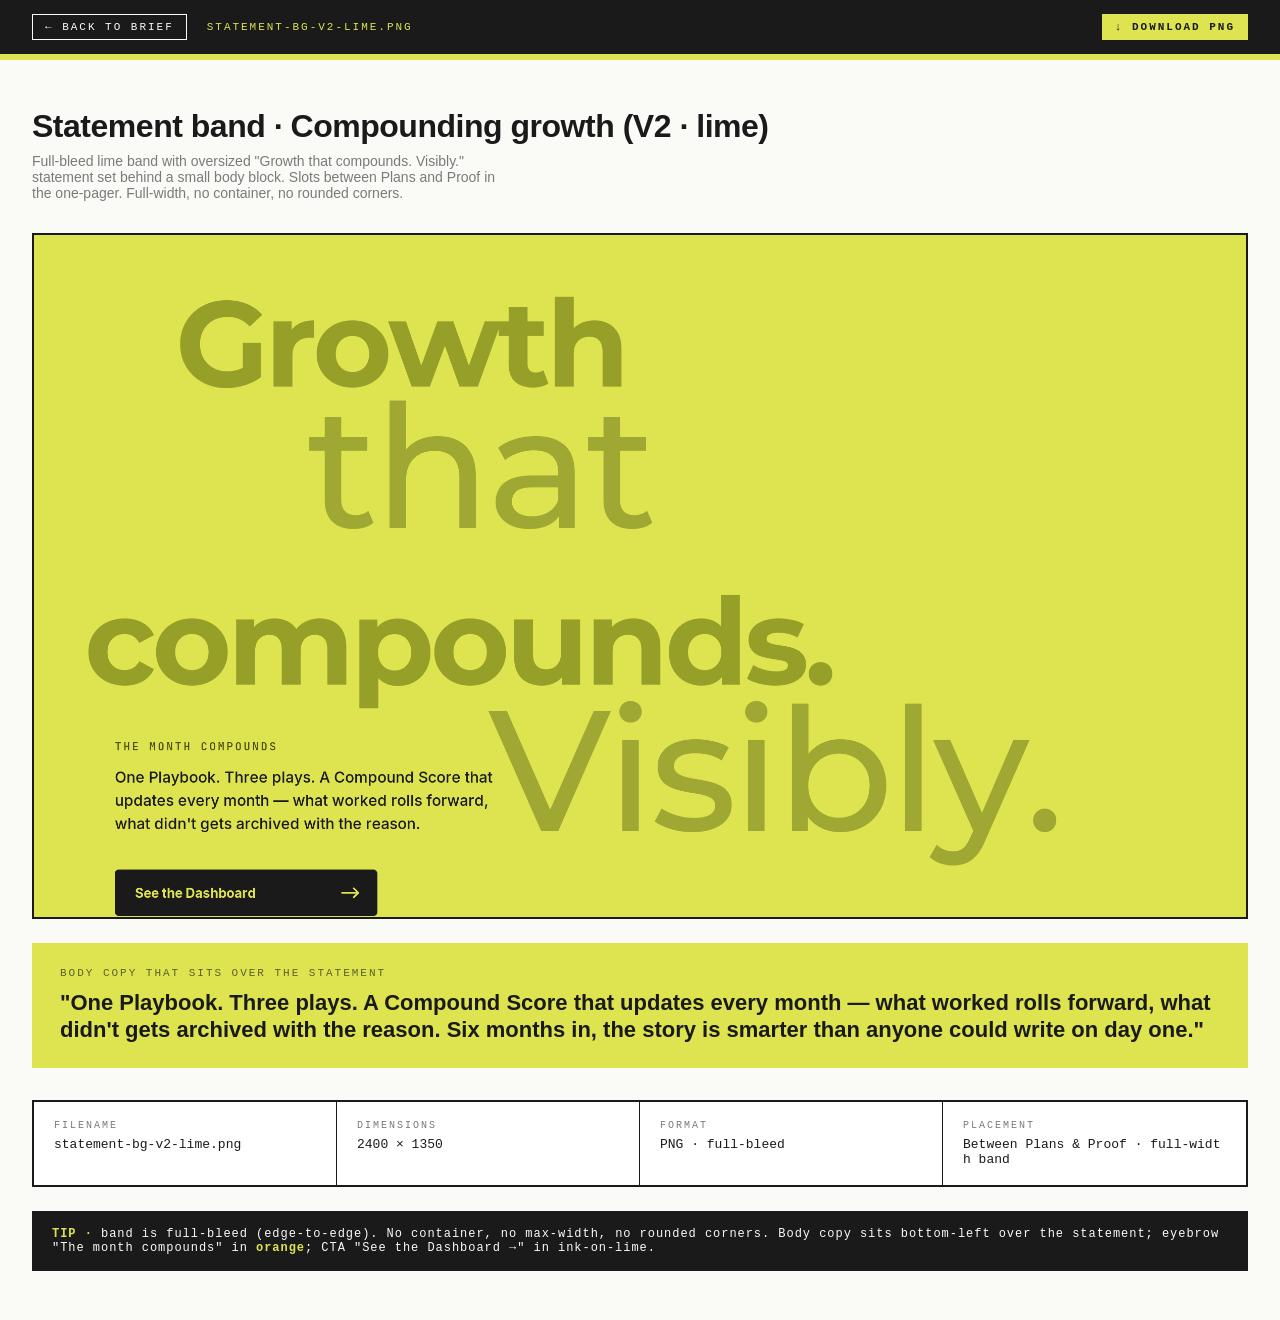
<file: assets/viewer/statement-bg.html>
<!DOCTYPE html>
<html lang="en">
<head>
<meta charset="UTF-8">
<meta name="viewport" content="width=device-width, initial-scale=1.0">
<title>statement-bg-v2-lime.png · gritfuel asset viewer</title>
<style>
  :root { --ink: #1A1A1A; --paper: #FAFAF7; --lime: #DEE450; --gray-500: #7A7A7A; --f-mono: "JetBrains Mono", ui-monospace, Menlo, monospace; --f-display: "Montserrat", "Arial Black", sans-serif; --f-body: "Inter", -apple-system, sans-serif; }
  *, *::before, *::after { box-sizing: border-box; border-radius: 0 !important; }
  html, body { margin: 0; padding: 0; }
  body { font-family: var(--f-body); background: var(--paper); color: var(--ink); }
  a { color: inherit; }
  .bar { background: var(--ink); color: var(--paper); border-bottom: 6px solid var(--lime); padding: 14px 32px; display: flex; justify-content: space-between; align-items: center; flex-wrap: wrap; gap: 16px; font-family: var(--f-mono); font-size: 11px; letter-spacing: 0.18em; text-transform: uppercase; }
  .bar .left { display: flex; gap: 20px; align-items: center; flex-wrap: wrap; }
  .bar a { text-decoration: none; padding: 6px 12px; border: 1px solid var(--paper); color: var(--paper); }
  .bar a:hover { background: var(--paper); color: var(--ink); }
  .bar .dl { background: var(--lime); color: var(--ink); border: 1px solid var(--lime); font-weight: 700; }
  .bar .dl:hover { background: var(--ink); color: var(--lime); }
  .bar .filename { color: var(--lime); }
  .stage { padding: 48px 32px; max-width: 1280px; margin: 0 auto; }
  .stage h1 { font-family: var(--f-display); font-weight: 900; font-size: 32px; margin: 0 0 8px; letter-spacing: -0.015em; }
  .stage p.desc { color: var(--gray-500); font-size: 14px; margin: 0 0 32px; max-width: 60ch; }
  .stage img { display: block; width: 100%; height: auto; border: 2px solid var(--ink); background: var(--paper); }
  .meta { display: grid; grid-template-columns: repeat(4, 1fr); gap: 0; border: 2px solid var(--ink); margin-top: 32px; background: #fff; }
  .meta .cell { padding: 18px 20px; border-right: 1px solid var(--ink); }
  .meta .cell:last-child { border-right: none; }
  .meta .lbl { font-family: var(--f-mono); font-size: 10px; letter-spacing: 0.2em; text-transform: uppercase; color: var(--gray-500); margin-bottom: 6px; }
  .meta .val { font-family: var(--f-mono); font-size: 13px; color: var(--ink); word-break: break-all; }
  .tip { margin-top: 24px; padding: 16px 20px; background: var(--ink); color: var(--paper); font-family: var(--f-mono); font-size: 12px; letter-spacing: 0.08em; }
  .tip b { color: var(--lime); }
  .quote { margin-top: 24px; padding: 24px 28px; background: var(--lime); color: var(--ink); font-family: var(--f-display); font-weight: 800; font-size: 22px; line-height: 1.25; }
  .quote .small { display: block; font-family: var(--f-mono); font-size: 11px; font-weight: 500; letter-spacing: 0.18em; text-transform: uppercase; color: var(--ink); opacity: 0.65; margin-bottom: 8px; }
  @media (max-width: 720px) { .meta { grid-template-columns: 1fr 1fr; } .meta .cell { border-right: none; border-bottom: 1px solid var(--ink); } }
</style>
</head>
<body>
<div class="bar">
  <div class="left">
    <a href="../../developer-brief.html">← back to brief</a>
    <span class="filename">statement-bg-v2-lime.png</span>
  </div>
  <a class="dl" href="../statement-bg/statement-bg-v2-lime.png" download>↓ download PNG</a>
</div>

<div class="stage">
  <h1>Statement band · Compounding growth (V2 · lime)</h1>
  <p class="desc">Full-bleed lime band with oversized "Growth that compounds. Visibly." statement set behind a small body block. Slots between Plans and Proof in the one-pager. Full-width, no container, no rounded corners.</p>

  <img src="../statement-bg/statement-bg-v2-lime.png" alt="Statement band V2 — lime base, ink statement 'Growth that compounds. Visibly.' with body copy bottom-left">

  <div class="quote">
    <span class="small">Body copy that sits over the statement</span>
    "One Playbook. Three plays. A Compound Score that updates every month — what worked rolls forward, what didn't gets archived with the reason. Six months in, the story is smarter than anyone could write on day one."
  </div>

  <div class="meta">
    <div class="cell"><div class="lbl">Filename</div><div class="val">statement-bg-v2-lime.png</div></div>
    <div class="cell"><div class="lbl">Dimensions</div><div class="val">2400 × 1350</div></div>
    <div class="cell"><div class="lbl">Format</div><div class="val">PNG · full-bleed</div></div>
    <div class="cell"><div class="lbl">Placement</div><div class="val">Between Plans &amp; Proof · full-width band</div></div>
  </div>

  <div class="tip"><b>TIP ·</b> band is full-bleed (edge-to-edge). No container, no max-width, no rounded corners. Body copy sits bottom-left over the statement; eyebrow "The month compounds" in <b>orange</b>; CTA "See the Dashboard →" in ink-on-lime.</div>
</div>
</body>
</html>
</file>
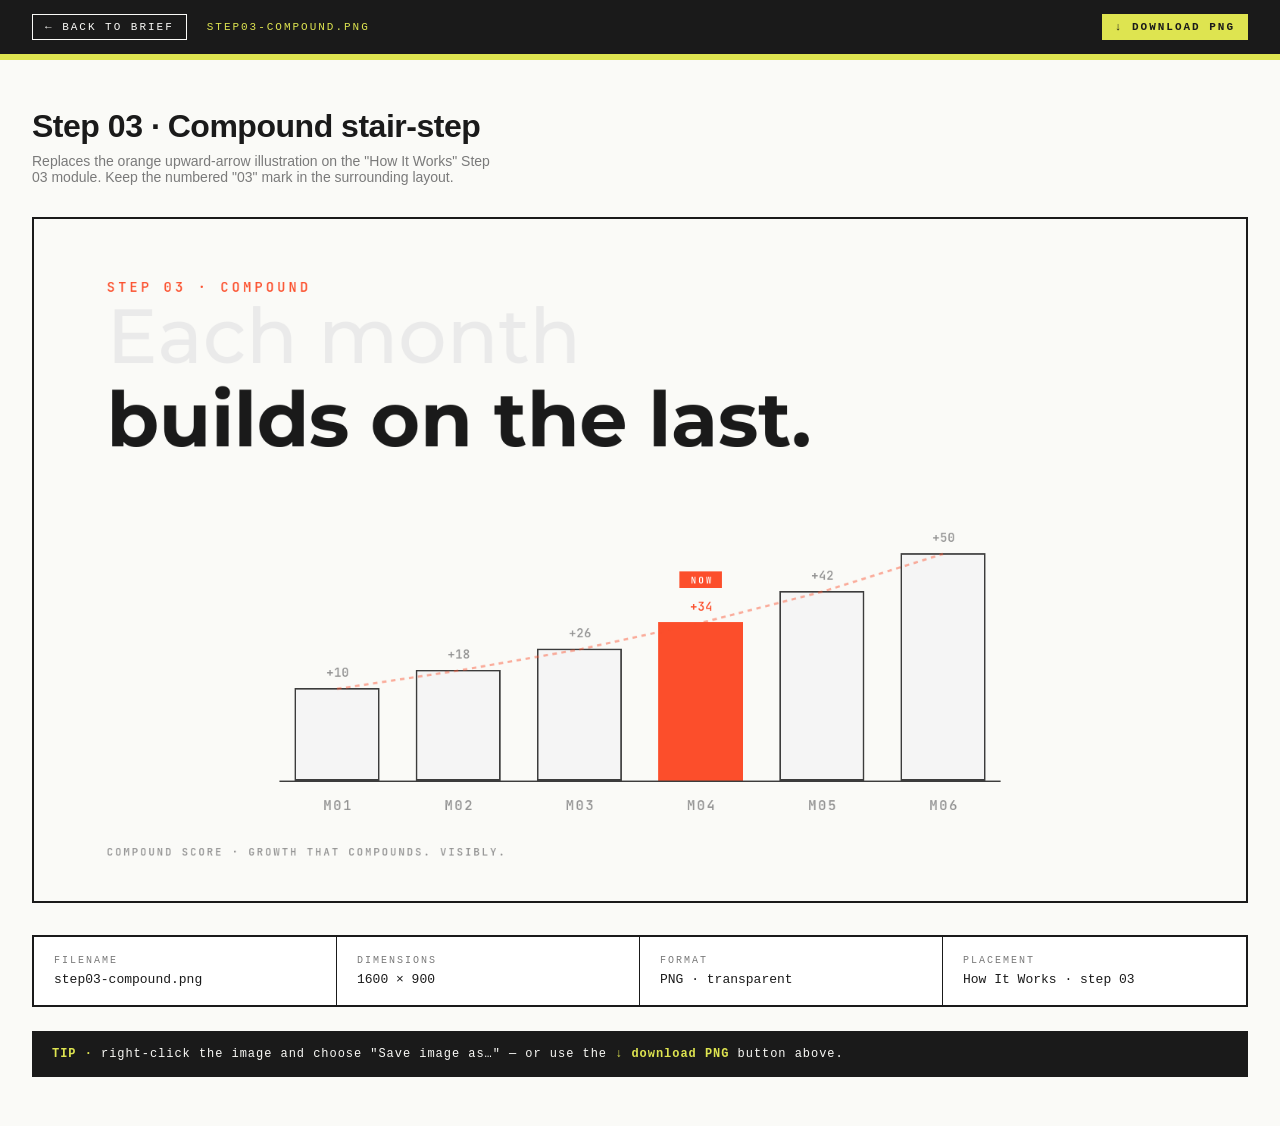
<file: assets/viewer/step03.html>
<!DOCTYPE html>
<html lang="en">
<head>
<meta charset="UTF-8">
<meta name="viewport" content="width=device-width, initial-scale=1.0">
<title>step03-compound.png · gritfuel asset viewer</title>
<style>
  :root { --ink: #1A1A1A; --paper: #FAFAF7; --lime: #DEE450; --orange: #FC4E2B; --gray-500: #7A7A7A; --gray-200: #E2E2DE; --gray-100: #EFEFEA; --f-mono: "JetBrains Mono", ui-monospace, Menlo, monospace; --f-display: "Montserrat", "Arial Black", sans-serif; --f-body: "Inter", -apple-system, sans-serif; }
  *, *::before, *::after { box-sizing: border-box; border-radius: 0 !important; }
  html, body { margin: 0; padding: 0; }
  body { font-family: var(--f-body); background: var(--paper); color: var(--ink); }
  a { color: inherit; }
  .bar { background: var(--ink); color: var(--paper); border-bottom: 6px solid var(--lime); padding: 14px 32px; display: flex; justify-content: space-between; align-items: center; flex-wrap: wrap; gap: 16px; font-family: var(--f-mono); font-size: 11px; letter-spacing: 0.18em; text-transform: uppercase; }
  .bar .left { display: flex; gap: 20px; align-items: center; flex-wrap: wrap; }
  .bar a { text-decoration: none; padding: 6px 12px; border: 1px solid var(--paper); color: var(--paper); }
  .bar a:hover { background: var(--paper); color: var(--ink); }
  .bar .dl { background: var(--lime); color: var(--ink); border: 1px solid var(--lime); font-weight: 700; }
  .bar .dl:hover { background: var(--ink); color: var(--lime); }
  .bar .filename { color: var(--lime); }
  .stage { padding: 48px 32px; max-width: 1280px; margin: 0 auto; }
  .stage h1 { font-family: var(--f-display); font-weight: 900; font-size: 32px; margin: 0 0 8px; letter-spacing: -0.015em; }
  .stage p.desc { color: var(--gray-500); font-size: 14px; margin: 0 0 32px; max-width: 60ch; }
  .stage img { display: block; width: 100%; height: auto; border: 2px solid var(--ink); background: var(--paper); }
  .meta { display: grid; grid-template-columns: repeat(4, 1fr); gap: 0; border: 2px solid var(--ink); margin-top: 32px; background: #fff; }
  .meta .cell { padding: 18px 20px; border-right: 1px solid var(--ink); }
  .meta .cell:last-child { border-right: none; }
  .meta .lbl { font-family: var(--f-mono); font-size: 10px; letter-spacing: 0.2em; text-transform: uppercase; color: var(--gray-500); margin-bottom: 6px; }
  .meta .val { font-family: var(--f-mono); font-size: 13px; color: var(--ink); word-break: break-all; }
  .tip { margin-top: 24px; padding: 16px 20px; background: var(--ink); color: var(--paper); font-family: var(--f-mono); font-size: 12px; letter-spacing: 0.08em; }
  .tip b { color: var(--lime); }
  @media (max-width: 720px) { .meta { grid-template-columns: 1fr 1fr; } .meta .cell { border-right: none; border-bottom: 1px solid var(--ink); } }
</style>
</head>
<body>
<div class="bar">
  <div class="left">
    <a href="../../developer-brief.html">← back to brief</a>
    <span class="filename">step03-compound.png</span>
  </div>
  <a class="dl" href="../illustrations/step03-compound.png" download>↓ download PNG</a>
</div>

<div class="stage">
  <h1>Step 03 · Compound stair-step</h1>
  <p class="desc">Replaces the orange upward-arrow illustration on the "How It Works" Step 03 module. Keep the numbered "03" mark in the surrounding layout.</p>

  <img src="../illustrations/step03-compound.png" alt="Step 03 — compound stair-step illustration">

  <div class="meta">
    <div class="cell"><div class="lbl">Filename</div><div class="val">step03-compound.png</div></div>
    <div class="cell"><div class="lbl">Dimensions</div><div class="val">1600 × 900</div></div>
    <div class="cell"><div class="lbl">Format</div><div class="val">PNG · transparent</div></div>
    <div class="cell"><div class="lbl">Placement</div><div class="val">How It Works · step 03</div></div>
  </div>

  <div class="tip"><b>TIP ·</b> right-click the image and choose "Save image as…" — or use the <b>↓ download PNG</b> button above.</div>
</div>
</body>
</html>
</file>
<file: assets/shared.css>
/* ==========================================================================
   GritFuel website refinement — shared CSS (mockups)
   Brand Guide v2 tokens · full-width layouts · Montserrat/Inter/JetBrains Mono
   ========================================================================== */

@import url('https://fonts.googleapis.com/css2?family=Montserrat:wght@700;800;900&family=Inter:wght@400;500;600;700&family=JetBrains+Mono:wght@400;500&display=swap');

:root {
  --charcoal: #3C3C3C;
  --ink:      #1A1A1A;
  --lime:     #DEE450;
  --orange:   #FC4E2B;
  --gray:     #929292;
  --gray-100: #F5F5F5;
  --gray-200: #EAEAEA;
  --gray-300: #D8D8D8;
  --white:    #FFFFFF;
  --paper:    #FAFAF7;

  --f-display: 'Montserrat', system-ui, sans-serif;
  --f-body:    'Inter', system-ui, sans-serif;
  --f-mono:    'JetBrains Mono', ui-monospace, monospace;

  --s-1: 4px;  --s-2: 8px;  --s-3: 12px; --s-4: 16px;
  --s-5: 24px; --s-6: 32px; --s-7: 48px; --s-8: 64px; --s-9: 96px; --s-10: 128px;

  --radius-s: 6px;
  --radius-m: 12px;
  --radius-l: 20px;

  --max-w:   1280px;
  --max-wn:  1120px;   /* narrow container */
}

* { box-sizing: border-box; }

html, body {
  margin: 0; padding: 0;
  background: var(--paper);
  color: var(--ink);
  font-family: var(--f-body);
  font-size: 16px;
  line-height: 1.6;
  -webkit-font-smoothing: antialiased;
  -moz-osx-font-smoothing: grayscale;
}

img { max-width: 100%; display: block; }
a { color: var(--ink); text-decoration: none; transition: color 0.15s ease; }
a:hover { color: var(--orange); }

/* Typography ---------------------------------------------------------- */
h1,h2,h3,h4 { color: var(--ink); }
h1 { font-family: var(--f-display); font-weight: 900; font-size: clamp(48px, 7vw, 96px); line-height: 1.02; letter-spacing: -0.035em; margin: 0 0 24px; }
h2 { font-family: var(--f-display); font-weight: 800; font-size: clamp(32px, 4vw, 56px); line-height: 1.08; letter-spacing: -0.025em; margin: 0 0 24px; }
h3 { font-family: var(--f-display); font-weight: 700; font-size: clamp(22px, 2.4vw, 30px); line-height: 1.2; letter-spacing: -0.015em; margin: 0 0 16px; }
h4 { font-family: var(--f-body); font-weight: 700; font-size: 14px; letter-spacing: 0.08em; text-transform: uppercase; margin: 0 0 12px; }

p { margin: 0 0 16px; color: #2A2A2A; }
.lead { font-size: 20px; line-height: 1.5; color: #2A2A2A; }
.small { font-size: 13px; color: var(--gray); }

.eyebrow {
  font-family: var(--f-mono);
  font-size: 12px; font-weight: 500; letter-spacing: 0.16em;
  text-transform: uppercase; color: var(--gray);
  display: inline-block; margin-bottom: 16px;
}

.accent-lime { background: var(--lime); color: var(--charcoal); padding: 0.02em 0.12em; }

/* Full-width sections ------------------------------------------------- */
.band         { padding: var(--s-9) 0; }
.band.tight   { padding: var(--s-8) 0; }
.band.hero    { padding: 0; }
.band.paper   { background: var(--paper); }
.band.white   { background: var(--white); }
.band.ink     { background: var(--ink); color: #ECECEC; }
.band.ink h1, .band.ink h2, .band.ink h3, .band.ink h4 { color: var(--white); }
.band.ink p { color: #CFCFCF; }
.band.ink .eyebrow { color: var(--lime); }
.band.lime    { background: var(--lime); color: var(--charcoal); }
.band.lime h1, .band.lime h2, .band.lime h3 { color: var(--ink); }

.container    { max-width: var(--max-w);  margin: 0 auto; padding: 0 var(--s-7); }
.container.n  { max-width: var(--max-wn); margin: 0 auto; padding: 0 var(--s-7); }

/* Topbar -------------------------------------------------------------- */
.topbar {
  position: sticky; top: 0; z-index: 50;
  background: rgba(250,250,247,0.92);
  backdrop-filter: saturate(140%) blur(10px);
  -webkit-backdrop-filter: saturate(140%) blur(10px);
  border-bottom: 1px solid var(--gray-200);
}
.topbar-inner {
  max-width: var(--max-w); margin: 0 auto;
  padding: 18px var(--s-7);
  display: flex; align-items: center; justify-content: space-between; gap: var(--s-5);
}
.topbar .logo { display: flex; align-items: center; gap: 12px; }
.topbar .logo img { height: 22px; width: auto; }
.topbar nav { display: flex; gap: 28px; flex-wrap: wrap; }
.topbar nav a { font-size: 14px; font-weight: 500; color: #2A2A2A; }
.topbar nav a:hover { color: var(--orange); }
.topbar .cta {
  font-size: 13px; font-weight: 600;
  background: var(--ink); color: var(--white);
  padding: 10px 16px; border-radius: 999px;
}
.topbar .cta:hover { background: var(--orange); color: var(--white); }

/* Hero video ---------------------------------------------------------- */
.hero-wrap {
  position: relative;
  width: 100%;
  min-height: 92vh;
  display: flex;
  align-items: center;
  overflow: hidden;
  color: var(--white);
}
.hero-video {
  position: absolute; inset: 0;
  background: linear-gradient(135deg, #1a1a1a 0%, #2a2a2a 40%, #3C3C3C 100%);
  display: flex; align-items: center; justify-content: center;
}
.hero-video::before {
  content: '';
  position: absolute; inset: 0;
  background: radial-gradient(ellipse at 70% 40%, rgba(252,78,43,0.18) 0%, rgba(0,0,0,0) 50%),
              radial-gradient(ellipse at 20% 80%, rgba(222,228,80,0.14) 0%, rgba(0,0,0,0) 55%);
}
.hero-video::after {
  content: 'HERO VIDEO · race-car loop';
  position: absolute; bottom: 28px; right: 28px;
  font-family: var(--f-mono); font-size: 11px; letter-spacing: 0.2em;
  text-transform: uppercase; color: rgba(255,255,255,0.4);
  padding: 6px 12px; border: 1px solid rgba(255,255,255,0.15); border-radius: 999px;
}
.hero-video .placeholder-car {
  width: 60%; max-width: 900px; opacity: 0.08;
  font-family: var(--f-display); font-weight: 900; font-size: 280px;
  letter-spacing: -0.04em; color: var(--white);
  line-height: 1; user-select: none;
}
.hero-wrap .hero-scrim {
  position: absolute; inset: 0;
  background: linear-gradient(100deg, rgba(0,0,0,0.72) 0%, rgba(0,0,0,0.45) 45%, rgba(0,0,0,0.25) 80%, rgba(0,0,0,0.4) 100%);
}
.hero-wrap .hero-inner {
  position: relative; z-index: 2;
  max-width: var(--max-w); width: 100%;
  margin: 0 auto;
  padding: 120px var(--s-7);
}
.hero-wrap h1 { color: var(--white); max-width: 16ch; }
.hero-wrap .lead { color: rgba(255,255,255,0.86); max-width: 62ch; font-size: 22px; }
.hero-wrap .eyebrow { color: var(--lime); }

.btn {
  display: inline-flex; align-items: center; gap: 10px;
  padding: 16px 28px;
  font-family: var(--f-body); font-size: 15px; font-weight: 600;
  border-radius: 999px;
  border: 1px solid transparent;
  transition: transform 0.15s ease, background 0.15s ease, color 0.15s ease;
}
.btn.primary { background: var(--lime); color: var(--ink); }
.btn.primary:hover { background: var(--white); color: var(--ink); transform: translateY(-1px); }
.btn.ghost   { background: transparent; color: var(--white); border-color: rgba(255,255,255,0.3); }
.btn.ghost:hover { background: rgba(255,255,255,0.08); color: var(--white); }
.btn.dark    { background: var(--ink); color: var(--white); }
.btn.dark:hover { background: var(--orange); color: var(--white); }
.btn.orange  { background: var(--orange); color: var(--white); }
.btn.orange:hover { background: var(--ink); color: var(--white); }

/* Section head ------------------------------------------------------- */
.section-head { max-width: 760px; margin-bottom: var(--s-7); }
.section-head .eyebrow { color: var(--orange); }
.band.ink .section-head .eyebrow { color: var(--lime); }

/* Two-stream plan cards ---------------------------------------------- */
.plan-grid {
  display: grid;
  grid-template-columns: repeat(3, 1fr);
  gap: 24px;
  margin-top: 40px;
}
@media (max-width: 900px) { .plan-grid { grid-template-columns: 1fr; } }
.plan {
  background: var(--white);
  border: 1px solid var(--gray-200);
  border-radius: var(--radius-l);
  padding: 36px 32px;
  position: relative;
  display: flex; flex-direction: column;
  transition: transform 0.2s ease, border-color 0.2s ease, box-shadow 0.2s ease;
}
.plan:hover { transform: translateY(-3px); border-color: var(--ink); box-shadow: 0 16px 40px -16px rgba(0,0,0,0.12); }
.plan.featured { border: 2px solid var(--ink); background: var(--ink); color: var(--paper); }
.plan.featured h3, .plan.featured .plan-headline, .plan.featured .plan-price { color: var(--white); }
.plan.featured p { color: #CFCFCF; }
.plan.featured .plan-name { color: var(--lime); }
.plan.featured .stream-label { color: var(--lime); }
.plan.featured ul li::before { color: var(--lime); }
.plan.featured .plan-tagline { color: var(--lime); border-top-color: rgba(255,255,255,0.18); }

.plan .plan-name {
  font-family: var(--f-mono); font-size: 11px; font-weight: 500;
  letter-spacing: 0.22em; text-transform: uppercase; color: var(--gray);
  margin-bottom: 12px;
}
.plan .plan-headline {
  font-family: var(--f-display); font-weight: 800; font-size: 26px;
  letter-spacing: -0.02em; line-height: 1.1;
  margin-bottom: 10px; color: var(--ink);
}
.plan .plan-sub { font-size: 14px; color: var(--gray); margin-bottom: 24px; }

.stream {
  padding: 18px 0;
  border-top: 1px dashed var(--gray-200);
}
.plan.featured .stream { border-top-color: rgba(255,255,255,0.14); }
.stream:last-of-type { border-bottom: 1px dashed var(--gray-200); }
.plan.featured .stream:last-of-type { border-bottom-color: rgba(255,255,255,0.14); }

.stream-label {
  font-family: var(--f-mono); font-size: 10px; font-weight: 500;
  letter-spacing: 0.22em; text-transform: uppercase; color: var(--orange);
  margin-bottom: 8px; display: block;
}
.plan-price {
  font-family: var(--f-display); font-weight: 800; font-size: 32px;
  letter-spacing: -0.02em; color: var(--ink);
}
.plan-price .unit { font-size: 13px; color: var(--gray); font-weight: 500; letter-spacing: 0; margin-left: 4px; font-family: var(--f-body); }
.plan-price-desc { font-size: 13px; color: var(--gray); margin-top: 4px; }

.plan ul { list-style: none; padding: 0; margin: 20px 0 0; display: grid; gap: 8px; }
.plan ul li { font-size: 14px; color: #2A2A2A; padding-left: 22px; position: relative; line-height: 1.45; }
.plan ul li::before { content: '→'; position: absolute; left: 0; color: var(--orange); font-weight: 700; }
.plan.featured ul li { color: #DADADA; }

.plan .plan-tagline {
  margin-top: auto;
  padding-top: 20px;
  border-top: 1px solid var(--gray-200);
  font-family: var(--f-display); font-weight: 700; font-size: 14px;
  line-height: 1.35; color: var(--ink);
}

/* Tools grid (5 tools) ----------------------------------------------- */
.tools-grid {
  display: grid;
  grid-template-columns: repeat(5, 1fr);
  gap: 16px;
  margin-top: 40px;
}
@media (max-width: 1080px) { .tools-grid { grid-template-columns: repeat(2, 1fr); } }
@media (max-width: 560px)  { .tools-grid { grid-template-columns: 1fr; } }
.tool {
  background: var(--white);
  border: 1px solid var(--gray-200);
  border-radius: var(--radius-m);
  padding: 28px 24px;
  transition: transform 0.15s ease, border-color 0.15s ease;
}
.tool:hover { transform: translateY(-2px); border-color: var(--ink); }
.tool img { width: 32px; height: 32px; margin-bottom: 18px; }
.tool .tool-name {
  font-family: var(--f-mono); font-size: 10px; font-weight: 500;
  letter-spacing: 0.22em; text-transform: uppercase; color: var(--gray);
  margin-bottom: 8px;
}
.tool .tool-title {
  font-family: var(--f-display); font-weight: 800; font-size: 18px;
  letter-spacing: -0.01em; color: var(--ink);
  margin-bottom: 8px;
}
.tool p { font-size: 13.5px; color: #3A3A3A; margin: 0; line-height: 1.5; }

/* How-it-works step rail ------------------------------------------- */
.steps-rail {
  display: grid;
  grid-template-columns: repeat(3, 1fr);
  gap: 24px;
  margin-top: 40px;
}
@media (max-width: 900px) { .steps-rail { grid-template-columns: 1fr; } }
.step-card {
  background: var(--white);
  border: 1px solid var(--gray-200);
  border-radius: var(--radius-m);
  padding: 32px;
  position: relative;
}
.step-card .num {
  font-family: var(--f-mono); font-size: 11px;
  letter-spacing: 0.2em; color: var(--orange);
  margin-bottom: 16px;
}
.step-card h3 { font-size: 22px; margin-bottom: 10px; }
.step-card p { font-size: 14.5px; color: #3A3A3A; margin: 0; line-height: 1.55; }

/* Strategist / human-face block ------------------------------------ */
.face-block {
  display: grid;
  grid-template-columns: 1.1fr 1fr;
  gap: 48px; align-items: center;
}
@media (max-width: 900px) { .face-block { grid-template-columns: 1fr; } }
.face-visual {
  background: var(--charcoal);
  border-radius: var(--radius-l);
  aspect-ratio: 4/5;
  display: flex; align-items: flex-end; padding: 32px;
  color: var(--white);
  position: relative; overflow: hidden;
}
.face-visual::before {
  content: 'PHOTO · strategist · full-bleed editorial portrait';
  position: absolute; top: 28px; left: 28px; right: 28px;
  font-family: var(--f-mono); font-size: 10px; letter-spacing: 0.2em;
  text-transform: uppercase; color: rgba(255,255,255,0.38);
}
.face-visual .quote {
  font-family: var(--f-display); font-weight: 800; font-size: 26px;
  line-height: 1.2; letter-spacing: -0.015em;
}
.face-visual .quote .by { display: block; margin-top: 14px; font-size: 12px; font-weight: 500; font-family: var(--f-mono); color: var(--lime); letter-spacing: 0.22em; text-transform: uppercase; }

/* Proof strip ------------------------------------------------------ */
.proof-strip {
  display: grid;
  grid-template-columns: repeat(4, 1fr);
  gap: 16px;
  margin-top: 32px;
}
@media (max-width: 900px) { .proof-strip { grid-template-columns: repeat(2, 1fr); gap: 12px; } }
.proof-tile {
  background: var(--white);
  border: 1px solid var(--gray-200);
  border-radius: var(--radius-m);
  padding: 28px 24px;
}
.proof-tile .metric {
  font-family: var(--f-display); font-weight: 800; font-size: 42px;
  letter-spacing: -0.02em; color: var(--ink); line-height: 1;
}
.proof-tile .desc { font-size: 13px; color: var(--gray); margin-top: 10px; line-height: 1.4; }

/* Footer ----------------------------------------------------------- */
.site-footer {
  background: var(--ink); color: #CFCFCF;
  padding: 72px 0 32px;
}
.site-footer h4 { color: var(--white); font-size: 12px; letter-spacing: 0.16em; margin-bottom: 16px; }
.site-footer a { color: #CFCFCF; font-size: 14px; }
.site-footer a:hover { color: var(--lime); }
.footer-grid {
  display: grid;
  grid-template-columns: 2fr 1fr 1fr 1fr;
  gap: 48px;
  padding-bottom: 48px;
  border-bottom: 1px solid #2A2A2A;
  margin-bottom: 24px;
}
@media (max-width: 900px) { .footer-grid { grid-template-columns: 1fr 1fr; } }
.footer-grid ul { list-style: none; padding: 0; margin: 0; display: grid; gap: 10px; }
.footer-tag {
  font-family: var(--f-display); font-weight: 800; font-size: 32px;
  color: var(--white); line-height: 1.1; letter-spacing: -0.02em;
  margin: 0 0 12px; max-width: 18ch;
}
.footer-bottom { display: flex; gap: 24px; justify-content: space-between; align-items: center; font-size: 12px; color: var(--gray); flex-wrap: wrap; }

/* Image-placeholder blocks (illustrations stand-ins) ---------------- */
.illus {
  background: var(--gray-100);
  border: 1px dashed var(--gray-300);
  border-radius: var(--radius-m);
  aspect-ratio: 16 / 10;
  display: flex; align-items: center; justify-content: center;
  padding: 24px;
  text-align: center;
}
.illus .illus-label {
  font-family: var(--f-mono); font-size: 12px;
  letter-spacing: 0.2em; text-transform: uppercase; color: var(--gray);
  max-width: 26ch; line-height: 1.5;
}
.illus.dark { background: var(--charcoal); border-color: #555; }
.illus.dark .illus-label { color: rgba(255,255,255,0.6); }
.illus.lime { background: var(--lime); border-color: #b9bf3a; }
.illus.lime .illus-label { color: var(--charcoal); }

/* Callout notes (the yellow "DEV NOTE" badges inside mockups) ------- */
.devnote {
  display: inline-block;
  background: var(--lime); color: var(--ink);
  font-family: var(--f-mono); font-size: 10px; font-weight: 500;
  letter-spacing: 0.2em; text-transform: uppercase;
  padding: 5px 10px; border-radius: 4px;
  margin-bottom: 14px;
}

/* Mockups index specific -------------------------------------------- */
.mock-grid {
  display: grid;
  grid-template-columns: repeat(3, 1fr);
  gap: 24px;
  margin-top: 40px;
}
@media (max-width: 900px) { .mock-grid { grid-template-columns: 1fr; } }
.mock-card {
  background: var(--white);
  border: 1px solid var(--gray-200);
  border-radius: var(--radius-l);
  overflow: hidden;
  display: flex; flex-direction: column;
  transition: transform 0.2s ease, border-color 0.2s ease, box-shadow 0.2s ease;
}
.mock-card:hover { transform: translateY(-4px); border-color: var(--ink); box-shadow: 0 20px 45px -18px rgba(0,0,0,0.15); }
.mock-card .thumb { aspect-ratio: 16 / 10; background: var(--charcoal); display: flex; flex-direction: column; align-items: center; justify-content: center; color: var(--white); padding: 32px; position: relative; overflow: hidden; }
.mock-card .thumb::after { content: ''; position: absolute; inset: 0; background: linear-gradient(135deg, rgba(252,78,43,0.14) 0%, rgba(0,0,0,0) 70%); }
.mock-card .thumb .thumb-title { font-family: var(--f-display); font-weight: 900; font-size: 42px; letter-spacing: -0.02em; line-height: 1; color: var(--white); }
.mock-card .thumb .thumb-subtitle { font-family: var(--f-mono); font-size: 10px; letter-spacing: 0.22em; color: var(--lime); margin-top: 12px; text-transform: uppercase; }
.mock-card .body { padding: 28px; flex: 1; display: flex; flex-direction: column; gap: 12px; }
.mock-card .body h3 { font-size: 22px; margin: 0; }
.mock-card .body p { font-size: 14.5px; color: #3A3A3A; margin: 0; }
.mock-card .body .tags { display: flex; flex-wrap: wrap; gap: 6px; margin-top: 8px; }
.mock-card .body .tag { font-family: var(--f-mono); font-size: 10px; letter-spacing: 0.18em; text-transform: uppercase; color: var(--gray); background: var(--gray-100); padding: 5px 10px; border-radius: 4px; }
.mock-card .body .open { margin-top: auto; padding-top: 16px; display: inline-flex; align-items: center; gap: 6px; font-family: var(--f-body); font-weight: 600; color: var(--orange); font-size: 14px; }
</file>
